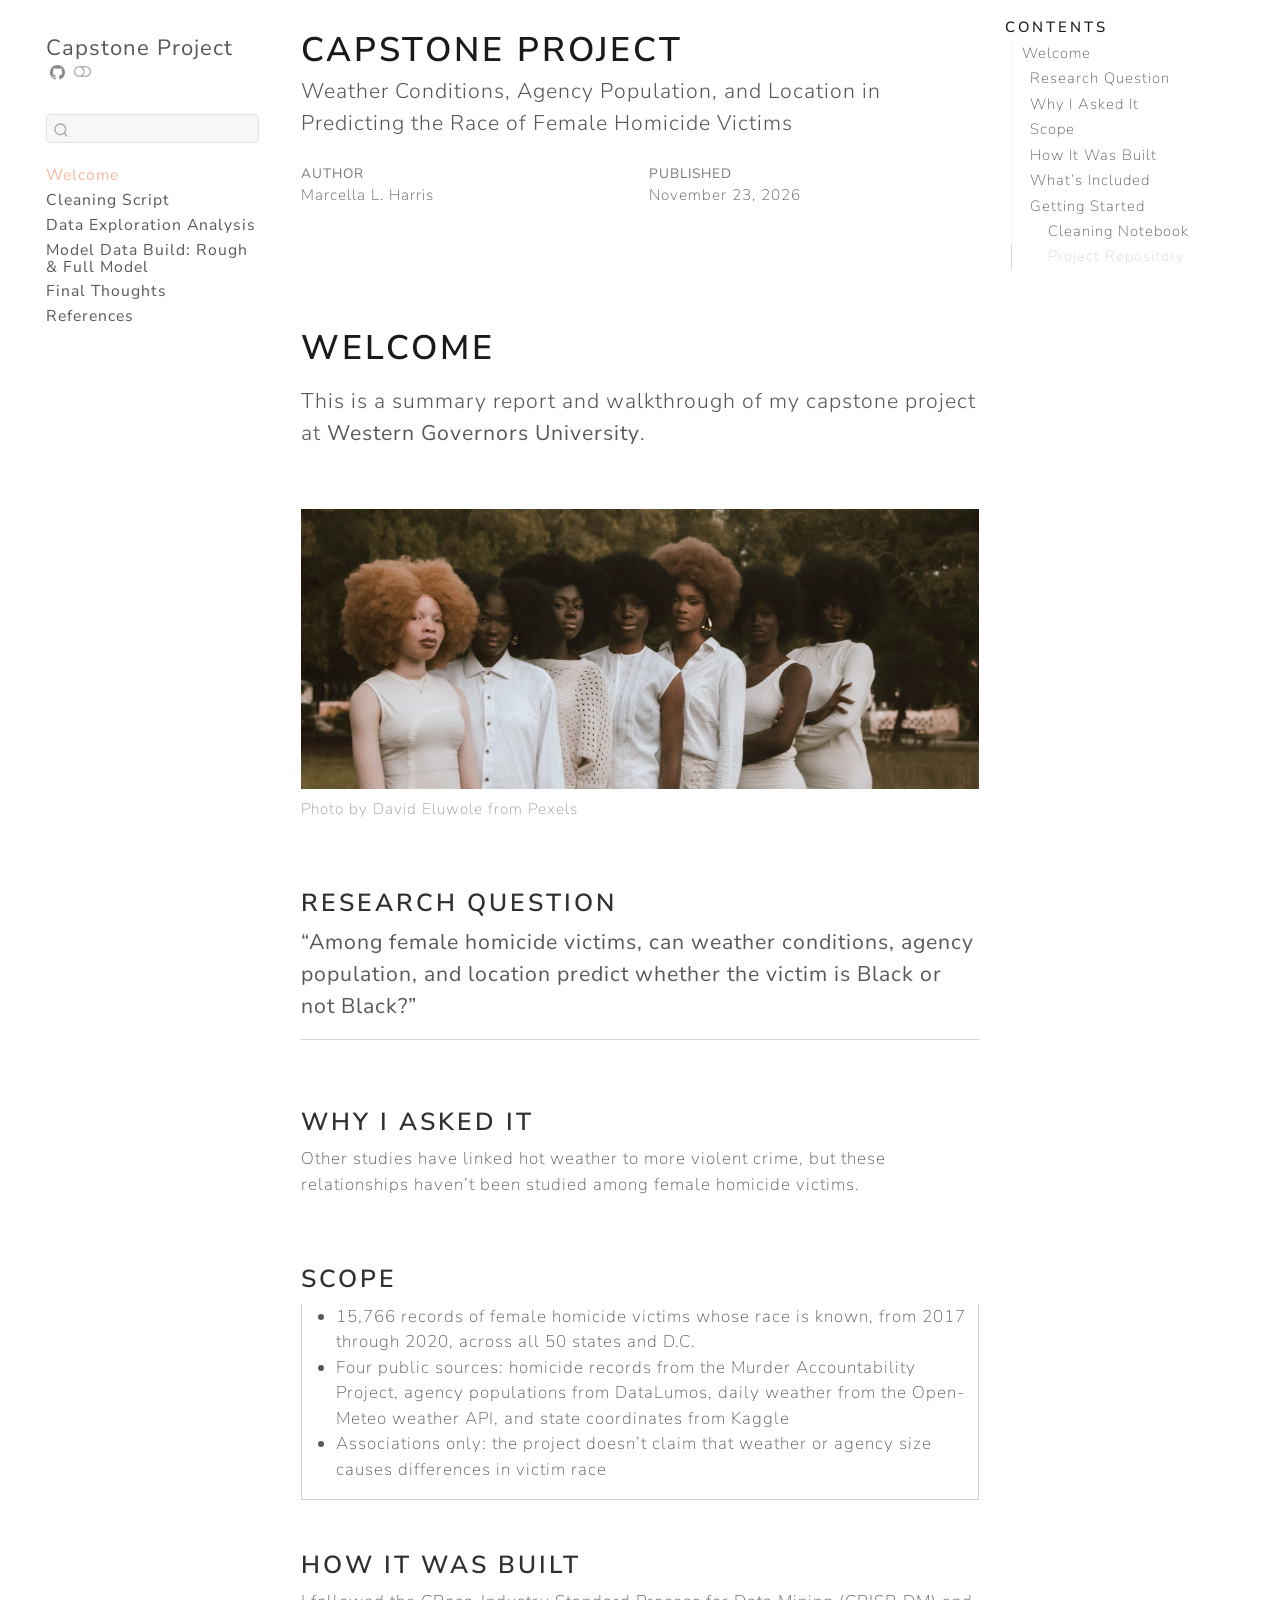
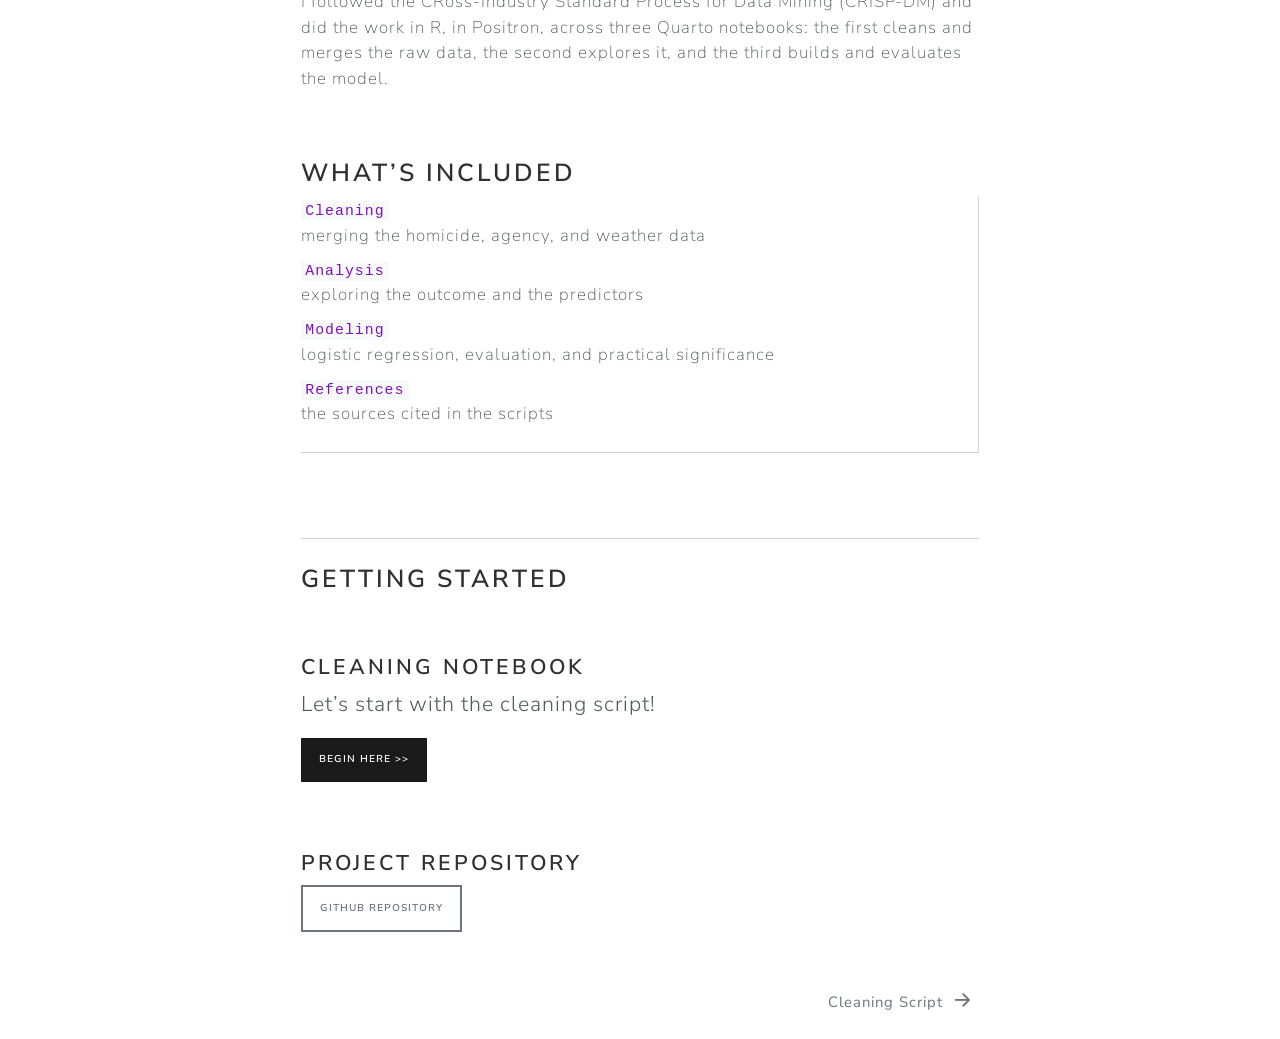
<file: index.html>
<!DOCTYPE html>
<html xmlns="http://www.w3.org/1999/xhtml" lang="en" xml:lang="en"><head>

<meta charset="utf-8">
<meta name="generator" content="quarto-1.7.33">

<meta name="viewport" content="width=device-width, initial-scale=1.0, user-scalable=yes">

<meta name="author" content="Marcella L. Harris">
<meta name="dcterms.date" content="2026-11-23">

<title>Capstone Project</title>
<style>
code{white-space: pre-wrap;}
span.smallcaps{font-variant: small-caps;}
div.columns{display: flex; gap: min(4vw, 1.5em);}
div.column{flex: auto; overflow-x: auto;}
div.hanging-indent{margin-left: 1.5em; text-indent: -1.5em;}
ul.task-list{list-style: none;}
ul.task-list li input[type="checkbox"] {
  width: 0.8em;
  margin: 0 0.8em 0.2em -1em; /* quarto-specific, see https://github.com/quarto-dev/quarto-cli/issues/4556 */ 
  vertical-align: middle;
}
</style>


<script src="site_libs/quarto-nav/quarto-nav.js"></script>
<script src="site_libs/quarto-nav/headroom.min.js"></script>
<script src="site_libs/clipboard/clipboard.min.js"></script>
<script src="site_libs/quarto-search/autocomplete.umd.js"></script>
<script src="site_libs/quarto-search/fuse.min.js"></script>
<script src="site_libs/quarto-search/quarto-search.js"></script>
<meta name="quarto:offset" content="./">
<link href="./cleaning.html" rel="next">
<script src="site_libs/quarto-html/quarto.js" type="module"></script>
<script src="site_libs/quarto-html/tabsets/tabsets.js" type="module"></script>
<script src="site_libs/quarto-html/popper.min.js"></script>
<script src="site_libs/quarto-html/tippy.umd.min.js"></script>
<script src="site_libs/quarto-html/anchor.min.js"></script>
<link href="site_libs/quarto-html/tippy.css" rel="stylesheet">
<link href="site_libs/quarto-html/quarto-syntax-highlighting-dcbfc9b4997259b7a423ce661e125a10.css" rel="stylesheet" class="quarto-color-scheme" id="quarto-text-highlighting-styles">
<link href="site_libs/quarto-html/quarto-syntax-highlighting-dark-dcbfc9b4997259b7a423ce661e125a10.css" rel="stylesheet" class="quarto-color-scheme quarto-color-alternate" id="quarto-text-highlighting-styles">
<link href="site_libs/quarto-html/quarto-syntax-highlighting-dcbfc9b4997259b7a423ce661e125a10.css" rel="stylesheet" class="quarto-color-scheme-extra" id="quarto-text-highlighting-styles">
<script src="site_libs/bootstrap/bootstrap.min.js"></script>
<link href="site_libs/bootstrap/bootstrap-icons.css" rel="stylesheet">
<link href="site_libs/bootstrap/bootstrap-3e18b3acf60f17f609d210e892373514.min.css" rel="stylesheet" append-hash="true" class="quarto-color-scheme" id="quarto-bootstrap" data-mode="light">
<link href="site_libs/bootstrap/bootstrap-dark-6db67090b17037dfbc1bb68279a7131e.min.css" rel="stylesheet" append-hash="true" class="quarto-color-scheme quarto-color-alternate" id="quarto-bootstrap" data-mode="dark">
<link href="site_libs/bootstrap/bootstrap-3e18b3acf60f17f609d210e892373514.min.css" rel="stylesheet" append-hash="true" class="quarto-color-scheme-extra" id="quarto-bootstrap" data-mode="light">
<script id="quarto-search-options" type="application/json">{
  "location": "sidebar",
  "copy-button": true,
  "collapse-after": 3,
  "panel-placement": "start",
  "type": "textbox",
  "limit": 50,
  "keyboard-shortcut": [
    "f",
    "/",
    "s"
  ],
  "show-item-context": "tree",
  "language": {
    "search-no-results-text": "No results",
    "search-matching-documents-text": "matching documents",
    "search-copy-link-title": "Copy link to search",
    "search-hide-matches-text": "Hide additional matches",
    "search-more-match-text": "more match in this document",
    "search-more-matches-text": "more matches in this document",
    "search-clear-button-title": "Clear",
    "search-text-placeholder": "",
    "search-detached-cancel-button-title": "Cancel",
    "search-submit-button-title": "Submit",
    "search-label": "Search"
  }
}</script>
<style>html{ scroll-behavior: smooth; }</style>


<link rel="stylesheet" href="custom_styles.css">
</head>

<body class="nav-sidebar floating quarto-light"><script id="quarto-html-before-body" type="application/javascript">
    const toggleBodyColorMode = (bsSheetEl) => {
      const mode = bsSheetEl.getAttribute("data-mode");
      const bodyEl = window.document.querySelector("body");
      if (mode === "dark") {
        bodyEl.classList.add("quarto-dark");
        bodyEl.classList.remove("quarto-light");
      } else {
        bodyEl.classList.add("quarto-light");
        bodyEl.classList.remove("quarto-dark");
      }
    }
    const toggleBodyColorPrimary = () => {
      const bsSheetEl = window.document.querySelector("link#quarto-bootstrap:not([rel=disabled-stylesheet])");
      if (bsSheetEl) {
        toggleBodyColorMode(bsSheetEl);
      }
    }
    const setColorSchemeToggle = (alternate) => {
      const toggles = window.document.querySelectorAll('.quarto-color-scheme-toggle');
      for (let i=0; i < toggles.length; i++) {
        const toggle = toggles[i];
        if (toggle) {
          if (alternate) {
            toggle.classList.add("alternate");
          } else {
            toggle.classList.remove("alternate");
          }
        }
      }
    };
    const toggleColorMode = (alternate) => {
      // Switch the stylesheets
      const primaryStylesheets = window.document.querySelectorAll('link.quarto-color-scheme:not(.quarto-color-alternate)');
      const alternateStylesheets = window.document.querySelectorAll('link.quarto-color-scheme.quarto-color-alternate');
      manageTransitions('#quarto-margin-sidebar .nav-link', false);
      if (alternate) {
        // note: dark is layered on light, we don't disable primary!
        enableStylesheet(alternateStylesheets);
        for (const sheetNode of alternateStylesheets) {
          if (sheetNode.id === "quarto-bootstrap") {
            toggleBodyColorMode(sheetNode);
          }
        }
      } else {
        disableStylesheet(alternateStylesheets);
        enableStylesheet(primaryStylesheets)
        toggleBodyColorPrimary();
      }
      manageTransitions('#quarto-margin-sidebar .nav-link', true);
      // Switch the toggles
      setColorSchemeToggle(alternate)
      // Hack to workaround the fact that safari doesn't
      // properly recolor the scrollbar when toggling (#1455)
      if (navigator.userAgent.indexOf('Safari') > 0 && navigator.userAgent.indexOf('Chrome') == -1) {
        manageTransitions("body", false);
        window.scrollTo(0, 1);
        setTimeout(() => {
          window.scrollTo(0, 0);
          manageTransitions("body", true);
        }, 40);
      }
    }
    const disableStylesheet = (stylesheets) => {
      for (let i=0; i < stylesheets.length; i++) {
        const stylesheet = stylesheets[i];
        stylesheet.rel = 'disabled-stylesheet';
      }
    }
    const enableStylesheet = (stylesheets) => {
      for (let i=0; i < stylesheets.length; i++) {
        const stylesheet = stylesheets[i];
        if(stylesheet.rel !== 'stylesheet') { // for Chrome, which will still FOUC without this check
          stylesheet.rel = 'stylesheet';
        }
      }
    }
    const manageTransitions = (selector, allowTransitions) => {
      const els = window.document.querySelectorAll(selector);
      for (let i=0; i < els.length; i++) {
        const el = els[i];
        if (allowTransitions) {
          el.classList.remove('notransition');
        } else {
          el.classList.add('notransition');
        }
      }
    }
    const isFileUrl = () => {
      return window.location.protocol === 'file:';
    }
    const hasAlternateSentinel = () => {
      let styleSentinel = getColorSchemeSentinel();
      if (styleSentinel !== null) {
        return styleSentinel === "alternate";
      } else {
        return false;
      }
    }
    const setStyleSentinel = (alternate) => {
      const value = alternate ? "alternate" : "default";
      if (!isFileUrl()) {
        window.localStorage.setItem("quarto-color-scheme", value);
      } else {
        localAlternateSentinel = value;
      }
    }
    const getColorSchemeSentinel = () => {
      if (!isFileUrl()) {
        const storageValue = window.localStorage.getItem("quarto-color-scheme");
        return storageValue != null ? storageValue : localAlternateSentinel;
      } else {
        return localAlternateSentinel;
      }
    }
    const toggleGiscusIfUsed = (isAlternate, darkModeDefault) => {
      const baseTheme = document.querySelector('#giscus-base-theme')?.value ?? 'light';
      const alternateTheme = document.querySelector('#giscus-alt-theme')?.value ?? 'dark';
      let newTheme = '';
      if(authorPrefersDark) {
        newTheme = isAlternate ? baseTheme : alternateTheme;
      } else {
        newTheme = isAlternate ? alternateTheme : baseTheme;
      }
      const changeGiscusTheme = () => {
        // From: https://github.com/giscus/giscus/issues/336
        const sendMessage = (message) => {
          const iframe = document.querySelector('iframe.giscus-frame');
          if (!iframe) return;
          iframe.contentWindow.postMessage({ giscus: message }, 'https://giscus.app');
        }
        sendMessage({
          setConfig: {
            theme: newTheme
          }
        });
      }
      const isGiscussLoaded = window.document.querySelector('iframe.giscus-frame') !== null;
      if (isGiscussLoaded) {
        changeGiscusTheme();
      }
    };
    const authorPrefersDark = false;
    const darkModeDefault = authorPrefersDark;
      document.querySelector('link#quarto-text-highlighting-styles.quarto-color-scheme-extra').rel = 'disabled-stylesheet';
      document.querySelector('link#quarto-bootstrap.quarto-color-scheme-extra').rel = 'disabled-stylesheet';
    let localAlternateSentinel = darkModeDefault ? 'alternate' : 'default';
    // Dark / light mode switch
    window.quartoToggleColorScheme = () => {
      // Read the current dark / light value
      let toAlternate = !hasAlternateSentinel();
      toggleColorMode(toAlternate);
      setStyleSentinel(toAlternate);
      toggleGiscusIfUsed(toAlternate, darkModeDefault);
      window.dispatchEvent(new Event('resize'));
    };
    // Switch to dark mode if need be
    if (hasAlternateSentinel()) {
      toggleColorMode(true);
    } else {
      toggleColorMode(false);
    }
  </script>

<div id="quarto-search-results"></div>
  <header id="quarto-header" class="headroom fixed-top">
  <nav class="quarto-secondary-nav">
    <div class="container-fluid d-flex">
      <button type="button" class="quarto-btn-toggle btn" data-bs-toggle="collapse" role="button" data-bs-target=".quarto-sidebar-collapse-item" aria-controls="quarto-sidebar" aria-expanded="false" aria-label="Toggle sidebar navigation" onclick="if (window.quartoToggleHeadroom) { window.quartoToggleHeadroom(); }">
        <i class="bi bi-layout-text-sidebar-reverse"></i>
      </button>
        <nav class="quarto-page-breadcrumbs" aria-label="breadcrumb"><ol class="breadcrumb"><li class="breadcrumb-item"><a href="./index.html">Welcome</a></li></ol></nav>
        <a class="flex-grow-1" role="navigation" data-bs-toggle="collapse" data-bs-target=".quarto-sidebar-collapse-item" aria-controls="quarto-sidebar" aria-expanded="false" aria-label="Toggle sidebar navigation" onclick="if (window.quartoToggleHeadroom) { window.quartoToggleHeadroom(); }">      
        </a>
      <button type="button" class="btn quarto-search-button" aria-label="Search" onclick="window.quartoOpenSearch();">
        <i class="bi bi-search"></i>
      </button>
    </div>
  </nav>
</header>
<!-- content -->
<div id="quarto-content" class="quarto-container page-columns page-rows-contents page-layout-full">
<!-- sidebar -->
  <nav id="quarto-sidebar" class="sidebar collapse collapse-horizontal quarto-sidebar-collapse-item sidebar-navigation floating overflow-auto">
    <div class="pt-lg-2 mt-2 text-left sidebar-header">
    <div class="sidebar-title mb-0 py-0">
      <a href="./">Capstone Project</a> 
        <div class="sidebar-tools-main">
    <a href="https://github.com/MarcellaHarr/wgud502-capstone" title="Source Code" class="quarto-navigation-tool px-1" aria-label="Source Code"><i class="bi bi-github"></i></a>
  <a href="" class="quarto-color-scheme-toggle quarto-navigation-tool  px-1" onclick="window.quartoToggleColorScheme(); return false;" title="Toggle dark mode"><i class="bi"></i></a>
</div>
    </div>
      </div>
        <div class="mt-2 flex-shrink-0 align-items-center">
        <div class="sidebar-search">
        <div id="quarto-search" class="" title="Search"></div>
        </div>
        </div>
    <div class="sidebar-menu-container"> 
    <ul class="list-unstyled mt-1">
        <li class="sidebar-item">
  <div class="sidebar-item-container"> 
  <a href="./index.html" class="sidebar-item-text sidebar-link active">
 <span class="menu-text">Welcome</span></a>
  </div>
</li>
        <li class="sidebar-item">
  <div class="sidebar-item-container"> 
  <a href="./cleaning.html" class="sidebar-item-text sidebar-link">
 <span class="menu-text">Cleaning Script</span></a>
  </div>
</li>
        <li class="sidebar-item">
  <div class="sidebar-item-container"> 
  <a href="./analysis.html" class="sidebar-item-text sidebar-link">
 <span class="menu-text">Data Exploration Analysis</span></a>
  </div>
</li>
        <li class="sidebar-item">
  <div class="sidebar-item-container"> 
  <a href="./modeling.html" class="sidebar-item-text sidebar-link">
 <span class="menu-text">Model Data Build: Rough &amp; Full Model</span></a>
  </div>
</li>
        <li class="sidebar-item">
  <div class="sidebar-item-container"> 
  <a href="./thoughts.html" class="sidebar-item-text sidebar-link">
 <span class="menu-text">Final Thoughts</span></a>
  </div>
</li>
        <li class="sidebar-item">
  <div class="sidebar-item-container"> 
  <a href="./references.html" class="sidebar-item-text sidebar-link">
 <span class="menu-text">References</span></a>
  </div>
</li>
    </ul>
    </div>
</nav>
<div id="quarto-sidebar-glass" class="quarto-sidebar-collapse-item" data-bs-toggle="collapse" data-bs-target=".quarto-sidebar-collapse-item"></div>
<!-- margin-sidebar -->
    <div id="quarto-margin-sidebar" class="sidebar margin-sidebar">
        <nav id="TOC" role="doc-toc" class="toc-active" data-toc-expanded="2">
    <h2 id="toc-title">Contents</h2>
   
  <ul>
  <li><a href="#welcome" id="toc-welcome" class="nav-link active" data-scroll-target="#welcome">Welcome</a>
  <ul>
  <li><a href="#research-question" id="toc-research-question" class="nav-link" data-scroll-target="#research-question">Research Question</a></li>
  <li><a href="#why-i-asked-it" id="toc-why-i-asked-it" class="nav-link" data-scroll-target="#why-i-asked-it">Why I Asked It</a></li>
  <li><a href="#scope" id="toc-scope" class="nav-link" data-scroll-target="#scope">Scope</a></li>
  <li><a href="#how-it-was-built" id="toc-how-it-was-built" class="nav-link" data-scroll-target="#how-it-was-built">How It Was Built</a></li>
  <li><a href="#whats-included" id="toc-whats-included" class="nav-link" data-scroll-target="#whats-included">What’s Included</a></li>
  <li><a href="#getting-started" id="toc-getting-started" class="nav-link" data-scroll-target="#getting-started">Getting Started</a>
  <ul>
  <li><a href="#cleaning-notebook" id="toc-cleaning-notebook" class="nav-link" data-scroll-target="#cleaning-notebook">Cleaning Notebook</a></li>
  <li><a href="#project-repository" id="toc-project-repository" class="nav-link" data-scroll-target="#project-repository">Project Repository</a></li>
  </ul></li>
  </ul></li>
  </ul>
</nav>
    </div>
<!-- main -->
<main class="content column-body" id="quarto-document-content">


<header id="title-block-header" class="quarto-title-block default">
<div class="quarto-title">
<h1 class="title">Capstone Project</h1>
<p class="subtitle lead">Weather Conditions, Agency Population, and Location in Predicting the Race of Female Homicide Victims</p>
</div>



<div class="quarto-title-meta column-body">

    <div>
    <div class="quarto-title-meta-heading">Author</div>
    <div class="quarto-title-meta-contents">
             <p>Marcella L. Harris </p>
          </div>
  </div>
    
    <div>
    <div class="quarto-title-meta-heading">Published</div>
    <div class="quarto-title-meta-contents">
      <p class="date">November 23, 2026</p>
    </div>
  </div>
  
    
  </div>
  


</header>


<p><br></p>
<p><br></p>
<section id="welcome" class="level1 unnumbered">
<h1 class="unnumbered">Welcome</h1>
<div class="lead">
<p>This is a summary report and walkthrough of my capstone project at <strong>Western Governors University</strong>.</p>
</div>
<p><br></p>
<div class="quarto-figure quarto-figure-center">
<figure class="figure">
<p><a href="https://www.pexels.com/photo/line-of-standing-woman-with-afro-hairstyle-18236930/" target="_blank"><img src="./images/david-eluwole.jpg" title="Group of African women" class="img-fluid figure-img"></a></p>
<figcaption>Photo by David Eluwole from Pexels</figcaption>
</figure>
</div>
<p><br></p>
<section id="research-question" class="level3">
<h3 class="anchored" data-anchor-id="research-question">Research Question</h3>
<div class="lead" data-appearance="simple">
<p><strong>“Among female homicide victims, can weather conditions, agency population, and location predict whether the victim is Black or not Black?”</strong></p>
</div>
<hr>
<p><br></p>
</section>
<section id="why-i-asked-it" class="level3">
<h3 class="anchored" data-anchor-id="why-i-asked-it">Why I Asked It</h3>
<p>Other studies have linked hot weather to more violent crime, but these relationships haven’t been studied among female homicide victims.</p>
<p><br></p>
</section>
<section id="scope" class="level3">
<h3 class="anchored" data-anchor-id="scope">Scope</h3>
<div class="card" style="border-top: none;">
<ul>
<li>15,766 records of female homicide victims whose race is known, from 2017 through 2020, across all 50 states and D.C.</li>
<li>Four public sources: homicide records from the Murder Accountability Project, agency populations from DataLumos, daily weather from the Open-Meteo weather API, and state coordinates from Kaggle</li>
<li>Associations only: the project doesn’t claim that weather or agency size causes differences in victim race</li>
</ul>
</div>
<p><br></p>
</section>
<section id="how-it-was-built" class="level3">
<h3 class="anchored" data-anchor-id="how-it-was-built">How It Was Built</h3>
<p>I followed the CRoss-Industry Standard Process for Data Mining (CRISP-DM) and did the work in R, in Positron, across three Quarto notebooks: the first cleans and merges the raw data, the second explores it, and the third builds and evaluates the model.</p>
<p><br></p>
</section>
<section id="whats-included" class="level3">
<h3 class="anchored" data-anchor-id="whats-included">What’s Included</h3>
<div class="card" style="border-top: none; border-left: none;">
<dl>
<dt><code>Cleaning</code></dt>
<dd>
merging the homicide, agency, and weather data
</dd>
<dt><code>Analysis</code></dt>
<dd>
exploring the outcome and the predictors
</dd>
<dt><code>Modeling</code></dt>
<dd>
logistic regression, evaluation, and practical significance
</dd>
<dt><code>References</code></dt>
<dd>
the sources cited in the scripts
</dd>
</dl>
</div>
<p><br></p>
<p><br></p>
<hr>
</section>
<section id="getting-started" class="level3">
<h3 class="anchored" data-anchor-id="getting-started">Getting Started</h3>
<p><br></p>
<section id="cleaning-notebook" class="level4">
<h4 class="anchored" data-anchor-id="cleaning-notebook">Cleaning Notebook</h4>
<div class="lead" data-appearance="simple">
<p>Let’s start with the cleaning script!</p>
</div>
<p><a href="./cleaning.html" class="btn btn-primary btn-sm">Begin Here &gt;&gt;</a></p>
<p><br></p>
</section>
<section id="project-repository" class="level4">
<h4 class="anchored" data-anchor-id="project-repository">Project Repository</h4>
<p><a href="https://github.com/MarcellaHarr/wgud502-capstone" class="btn btn-outline-secondary btn-sm" target="_blank">GitHub Repository</a></p>


</section>
</section>
</section>

</main> <!-- /main -->
<script id="quarto-html-after-body" type="application/javascript">
  window.document.addEventListener("DOMContentLoaded", function (event) {
    // Ensure there is a toggle, if there isn't float one in the top right
    if (window.document.querySelector('.quarto-color-scheme-toggle') === null) {
      const a = window.document.createElement('a');
      a.classList.add('top-right');
      a.classList.add('quarto-color-scheme-toggle');
      a.href = "";
      a.onclick = function() { try { window.quartoToggleColorScheme(); } catch {} return false; };
      const i = window.document.createElement("i");
      i.classList.add('bi');
      a.appendChild(i);
      window.document.body.appendChild(a);
    }
    setColorSchemeToggle(hasAlternateSentinel())
    const icon = "";
    const anchorJS = new window.AnchorJS();
    anchorJS.options = {
      placement: 'right',
      icon: icon
    };
    anchorJS.add('.anchored');
    const isCodeAnnotation = (el) => {
      for (const clz of el.classList) {
        if (clz.startsWith('code-annotation-')) {                     
          return true;
        }
      }
      return false;
    }
    const onCopySuccess = function(e) {
      // button target
      const button = e.trigger;
      // don't keep focus
      button.blur();
      // flash "checked"
      button.classList.add('code-copy-button-checked');
      var currentTitle = button.getAttribute("title");
      button.setAttribute("title", "Copied!");
      let tooltip;
      if (window.bootstrap) {
        button.setAttribute("data-bs-toggle", "tooltip");
        button.setAttribute("data-bs-placement", "left");
        button.setAttribute("data-bs-title", "Copied!");
        tooltip = new bootstrap.Tooltip(button, 
          { trigger: "manual", 
            customClass: "code-copy-button-tooltip",
            offset: [0, -8]});
        tooltip.show();    
      }
      setTimeout(function() {
        if (tooltip) {
          tooltip.hide();
          button.removeAttribute("data-bs-title");
          button.removeAttribute("data-bs-toggle");
          button.removeAttribute("data-bs-placement");
        }
        button.setAttribute("title", currentTitle);
        button.classList.remove('code-copy-button-checked');
      }, 1000);
      // clear code selection
      e.clearSelection();
    }
    const getTextToCopy = function(trigger) {
        const codeEl = trigger.previousElementSibling.cloneNode(true);
        for (const childEl of codeEl.children) {
          if (isCodeAnnotation(childEl)) {
            childEl.remove();
          }
        }
        return codeEl.innerText;
    }
    const clipboard = new window.ClipboardJS('.code-copy-button:not([data-in-quarto-modal])', {
      text: getTextToCopy
    });
    clipboard.on('success', onCopySuccess);
    if (window.document.getElementById('quarto-embedded-source-code-modal')) {
      const clipboardModal = new window.ClipboardJS('.code-copy-button[data-in-quarto-modal]', {
        text: getTextToCopy,
        container: window.document.getElementById('quarto-embedded-source-code-modal')
      });
      clipboardModal.on('success', onCopySuccess);
    }
      var localhostRegex = new RegExp(/^(?:http|https):\/\/localhost\:?[0-9]*\//);
      var mailtoRegex = new RegExp(/^mailto:/);
        var filterRegex = new RegExp('/' + window.location.host + '/');
      var isInternal = (href) => {
          return filterRegex.test(href) || localhostRegex.test(href) || mailtoRegex.test(href);
      }
      // Inspect non-navigation links and adorn them if external
     var links = window.document.querySelectorAll('a[href]:not(.nav-link):not(.navbar-brand):not(.toc-action):not(.sidebar-link):not(.sidebar-item-toggle):not(.pagination-link):not(.no-external):not([aria-hidden]):not(.dropdown-item):not(.quarto-navigation-tool):not(.about-link)');
      for (var i=0; i<links.length; i++) {
        const link = links[i];
        if (!isInternal(link.href)) {
          // undo the damage that might have been done by quarto-nav.js in the case of
          // links that we want to consider external
          if (link.dataset.originalHref !== undefined) {
            link.href = link.dataset.originalHref;
          }
        }
      }
    function tippyHover(el, contentFn, onTriggerFn, onUntriggerFn) {
      const config = {
        allowHTML: true,
        maxWidth: 500,
        delay: 100,
        arrow: false,
        appendTo: function(el) {
            return el.parentElement;
        },
        interactive: true,
        interactiveBorder: 10,
        theme: 'quarto',
        placement: 'bottom-start',
      };
      if (contentFn) {
        config.content = contentFn;
      }
      if (onTriggerFn) {
        config.onTrigger = onTriggerFn;
      }
      if (onUntriggerFn) {
        config.onUntrigger = onUntriggerFn;
      }
      window.tippy(el, config); 
    }
    const noterefs = window.document.querySelectorAll('a[role="doc-noteref"]');
    for (var i=0; i<noterefs.length; i++) {
      const ref = noterefs[i];
      tippyHover(ref, function() {
        // use id or data attribute instead here
        let href = ref.getAttribute('data-footnote-href') || ref.getAttribute('href');
        try { href = new URL(href).hash; } catch {}
        const id = href.replace(/^#\/?/, "");
        const note = window.document.getElementById(id);
        if (note) {
          return note.innerHTML;
        } else {
          return "";
        }
      });
    }
    const xrefs = window.document.querySelectorAll('a.quarto-xref');
    const processXRef = (id, note) => {
      // Strip column container classes
      const stripColumnClz = (el) => {
        el.classList.remove("page-full", "page-columns");
        if (el.children) {
          for (const child of el.children) {
            stripColumnClz(child);
          }
        }
      }
      stripColumnClz(note)
      if (id === null || id.startsWith('sec-')) {
        // Special case sections, only their first couple elements
        const container = document.createElement("div");
        if (note.children && note.children.length > 2) {
          container.appendChild(note.children[0].cloneNode(true));
          for (let i = 1; i < note.children.length; i++) {
            const child = note.children[i];
            if (child.tagName === "P" && child.innerText === "") {
              continue;
            } else {
              container.appendChild(child.cloneNode(true));
              break;
            }
          }
          if (window.Quarto?.typesetMath) {
            window.Quarto.typesetMath(container);
          }
          return container.innerHTML
        } else {
          if (window.Quarto?.typesetMath) {
            window.Quarto.typesetMath(note);
          }
          return note.innerHTML;
        }
      } else {
        // Remove any anchor links if they are present
        const anchorLink = note.querySelector('a.anchorjs-link');
        if (anchorLink) {
          anchorLink.remove();
        }
        if (window.Quarto?.typesetMath) {
          window.Quarto.typesetMath(note);
        }
        if (note.classList.contains("callout")) {
          return note.outerHTML;
        } else {
          return note.innerHTML;
        }
      }
    }
    for (var i=0; i<xrefs.length; i++) {
      const xref = xrefs[i];
      tippyHover(xref, undefined, function(instance) {
        instance.disable();
        let url = xref.getAttribute('href');
        let hash = undefined; 
        if (url.startsWith('#')) {
          hash = url;
        } else {
          try { hash = new URL(url).hash; } catch {}
        }
        if (hash) {
          const id = hash.replace(/^#\/?/, "");
          const note = window.document.getElementById(id);
          if (note !== null) {
            try {
              const html = processXRef(id, note.cloneNode(true));
              instance.setContent(html);
            } finally {
              instance.enable();
              instance.show();
            }
          } else {
            // See if we can fetch this
            fetch(url.split('#')[0])
            .then(res => res.text())
            .then(html => {
              const parser = new DOMParser();
              const htmlDoc = parser.parseFromString(html, "text/html");
              const note = htmlDoc.getElementById(id);
              if (note !== null) {
                const html = processXRef(id, note);
                instance.setContent(html);
              } 
            }).finally(() => {
              instance.enable();
              instance.show();
            });
          }
        } else {
          // See if we can fetch a full url (with no hash to target)
          // This is a special case and we should probably do some content thinning / targeting
          fetch(url)
          .then(res => res.text())
          .then(html => {
            const parser = new DOMParser();
            const htmlDoc = parser.parseFromString(html, "text/html");
            const note = htmlDoc.querySelector('main.content');
            if (note !== null) {
              // This should only happen for chapter cross references
              // (since there is no id in the URL)
              // remove the first header
              if (note.children.length > 0 && note.children[0].tagName === "HEADER") {
                note.children[0].remove();
              }
              const html = processXRef(null, note);
              instance.setContent(html);
            } 
          }).finally(() => {
            instance.enable();
            instance.show();
          });
        }
      }, function(instance) {
      });
    }
        let selectedAnnoteEl;
        const selectorForAnnotation = ( cell, annotation) => {
          let cellAttr = 'data-code-cell="' + cell + '"';
          let lineAttr = 'data-code-annotation="' +  annotation + '"';
          const selector = 'span[' + cellAttr + '][' + lineAttr + ']';
          return selector;
        }
        const selectCodeLines = (annoteEl) => {
          const doc = window.document;
          const targetCell = annoteEl.getAttribute("data-target-cell");
          const targetAnnotation = annoteEl.getAttribute("data-target-annotation");
          const annoteSpan = window.document.querySelector(selectorForAnnotation(targetCell, targetAnnotation));
          const lines = annoteSpan.getAttribute("data-code-lines").split(",");
          const lineIds = lines.map((line) => {
            return targetCell + "-" + line;
          })
          let top = null;
          let height = null;
          let parent = null;
          if (lineIds.length > 0) {
              //compute the position of the single el (top and bottom and make a div)
              const el = window.document.getElementById(lineIds[0]);
              top = el.offsetTop;
              height = el.offsetHeight;
              parent = el.parentElement.parentElement;
            if (lineIds.length > 1) {
              const lastEl = window.document.getElementById(lineIds[lineIds.length - 1]);
              const bottom = lastEl.offsetTop + lastEl.offsetHeight;
              height = bottom - top;
            }
            if (top !== null && height !== null && parent !== null) {
              // cook up a div (if necessary) and position it 
              let div = window.document.getElementById("code-annotation-line-highlight");
              if (div === null) {
                div = window.document.createElement("div");
                div.setAttribute("id", "code-annotation-line-highlight");
                div.style.position = 'absolute';
                parent.appendChild(div);
              }
              div.style.top = top - 2 + "px";
              div.style.height = height + 4 + "px";
              div.style.left = 0;
              let gutterDiv = window.document.getElementById("code-annotation-line-highlight-gutter");
              if (gutterDiv === null) {
                gutterDiv = window.document.createElement("div");
                gutterDiv.setAttribute("id", "code-annotation-line-highlight-gutter");
                gutterDiv.style.position = 'absolute';
                const codeCell = window.document.getElementById(targetCell);
                const gutter = codeCell.querySelector('.code-annotation-gutter');
                gutter.appendChild(gutterDiv);
              }
              gutterDiv.style.top = top - 2 + "px";
              gutterDiv.style.height = height + 4 + "px";
            }
            selectedAnnoteEl = annoteEl;
          }
        };
        const unselectCodeLines = () => {
          const elementsIds = ["code-annotation-line-highlight", "code-annotation-line-highlight-gutter"];
          elementsIds.forEach((elId) => {
            const div = window.document.getElementById(elId);
            if (div) {
              div.remove();
            }
          });
          selectedAnnoteEl = undefined;
        };
          // Handle positioning of the toggle
      window.addEventListener(
        "resize",
        throttle(() => {
          elRect = undefined;
          if (selectedAnnoteEl) {
            selectCodeLines(selectedAnnoteEl);
          }
        }, 10)
      );
      function throttle(fn, ms) {
      let throttle = false;
      let timer;
        return (...args) => {
          if(!throttle) { // first call gets through
              fn.apply(this, args);
              throttle = true;
          } else { // all the others get throttled
              if(timer) clearTimeout(timer); // cancel #2
              timer = setTimeout(() => {
                fn.apply(this, args);
                timer = throttle = false;
              }, ms);
          }
        };
      }
        // Attach click handler to the DT
        const annoteDls = window.document.querySelectorAll('dt[data-target-cell]');
        for (const annoteDlNode of annoteDls) {
          annoteDlNode.addEventListener('click', (event) => {
            const clickedEl = event.target;
            if (clickedEl !== selectedAnnoteEl) {
              unselectCodeLines();
              const activeEl = window.document.querySelector('dt[data-target-cell].code-annotation-active');
              if (activeEl) {
                activeEl.classList.remove('code-annotation-active');
              }
              selectCodeLines(clickedEl);
              clickedEl.classList.add('code-annotation-active');
            } else {
              // Unselect the line
              unselectCodeLines();
              clickedEl.classList.remove('code-annotation-active');
            }
          });
        }
    const findCites = (el) => {
      const parentEl = el.parentElement;
      if (parentEl) {
        const cites = parentEl.dataset.cites;
        if (cites) {
          return {
            el,
            cites: cites.split(' ')
          };
        } else {
          return findCites(el.parentElement)
        }
      } else {
        return undefined;
      }
    };
    var bibliorefs = window.document.querySelectorAll('a[role="doc-biblioref"]');
    for (var i=0; i<bibliorefs.length; i++) {
      const ref = bibliorefs[i];
      const citeInfo = findCites(ref);
      if (citeInfo) {
        tippyHover(citeInfo.el, function() {
          var popup = window.document.createElement('div');
          citeInfo.cites.forEach(function(cite) {
            var citeDiv = window.document.createElement('div');
            citeDiv.classList.add('hanging-indent');
            citeDiv.classList.add('csl-entry');
            var biblioDiv = window.document.getElementById('ref-' + cite);
            if (biblioDiv) {
              citeDiv.innerHTML = biblioDiv.innerHTML;
            }
            popup.appendChild(citeDiv);
          });
          return popup.innerHTML;
        });
      }
    }
  });
  </script>
<nav class="page-navigation column-body">
  <div class="nav-page nav-page-previous">
  </div>
  <div class="nav-page nav-page-next">
      <a href="./cleaning.html" class="pagination-link" aria-label="Cleaning Script">
        <span class="nav-page-text">Cleaning Script</span> <i class="bi bi-arrow-right-short"></i>
      </a>
  </div>
</nav>
</div> <!-- /content -->




<script src="site_libs/quarto-html/zenscroll-min.js"></script>
</body></html>
</file>
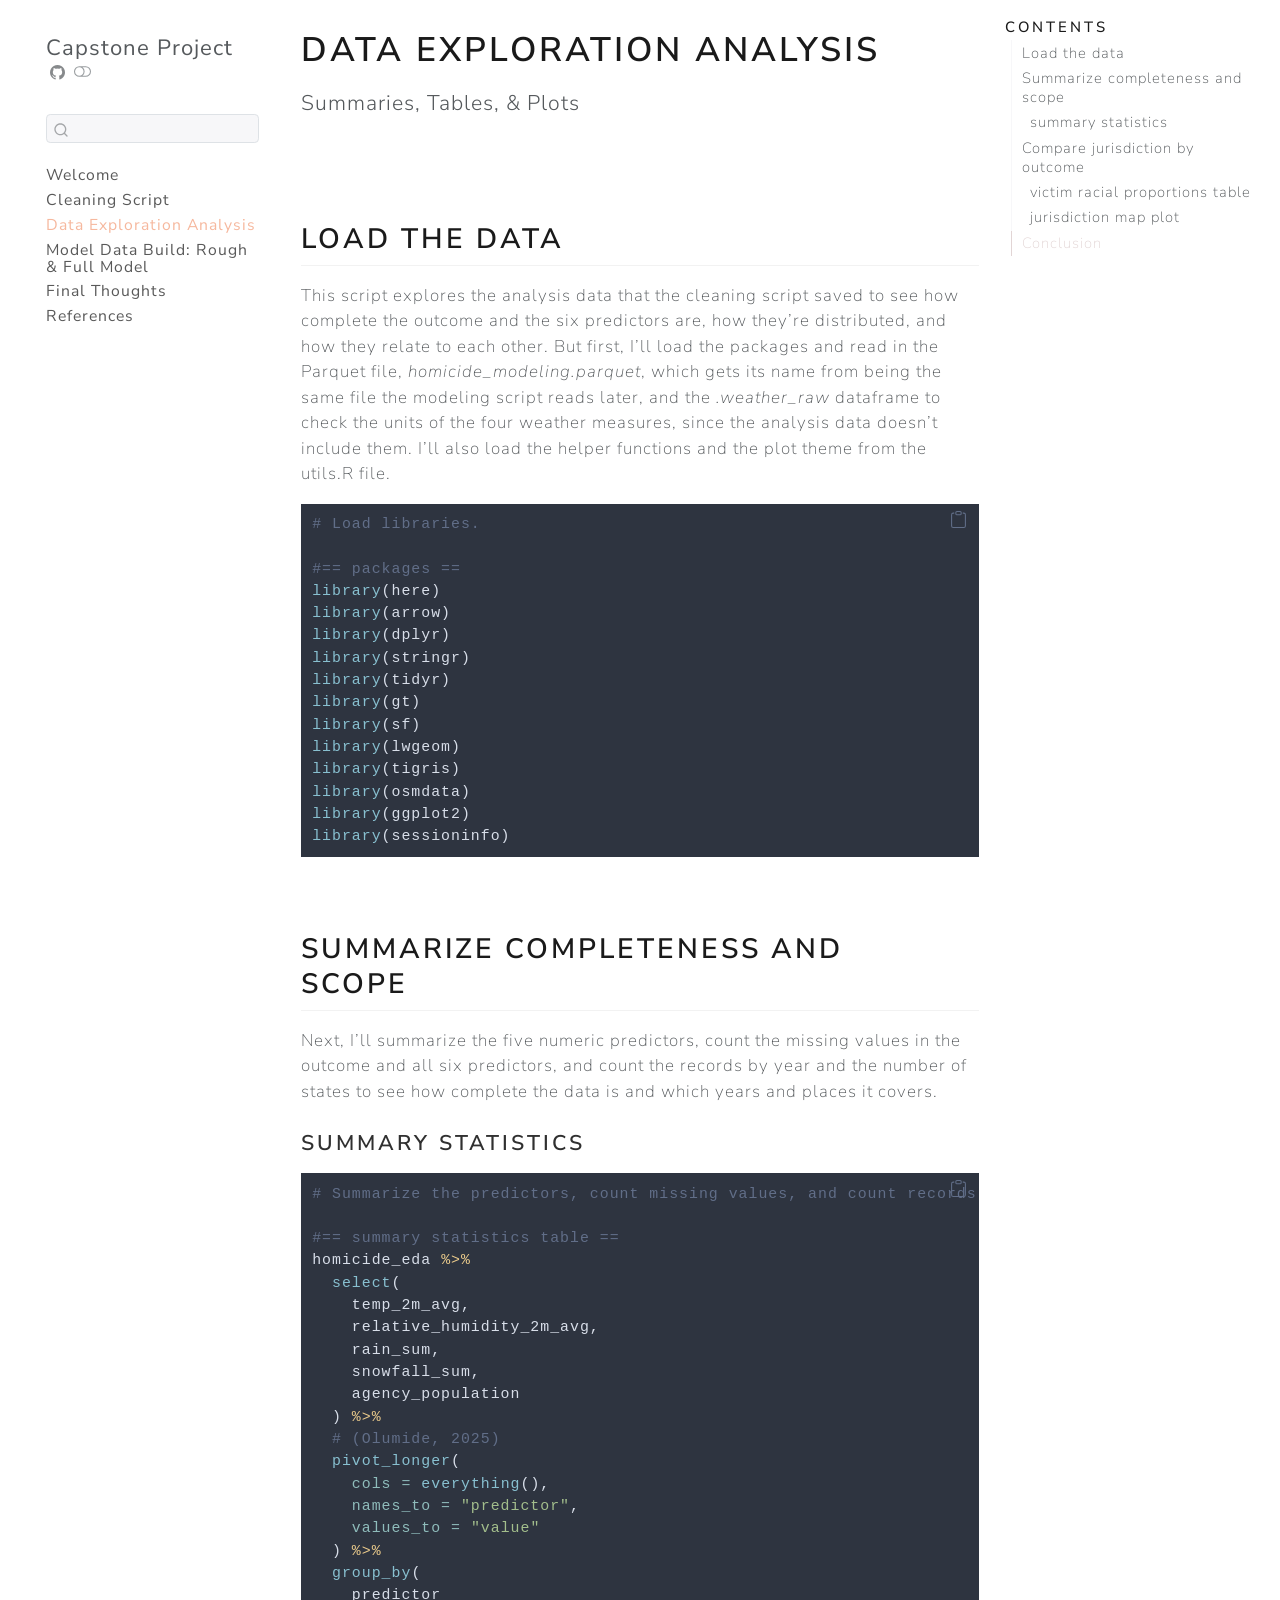
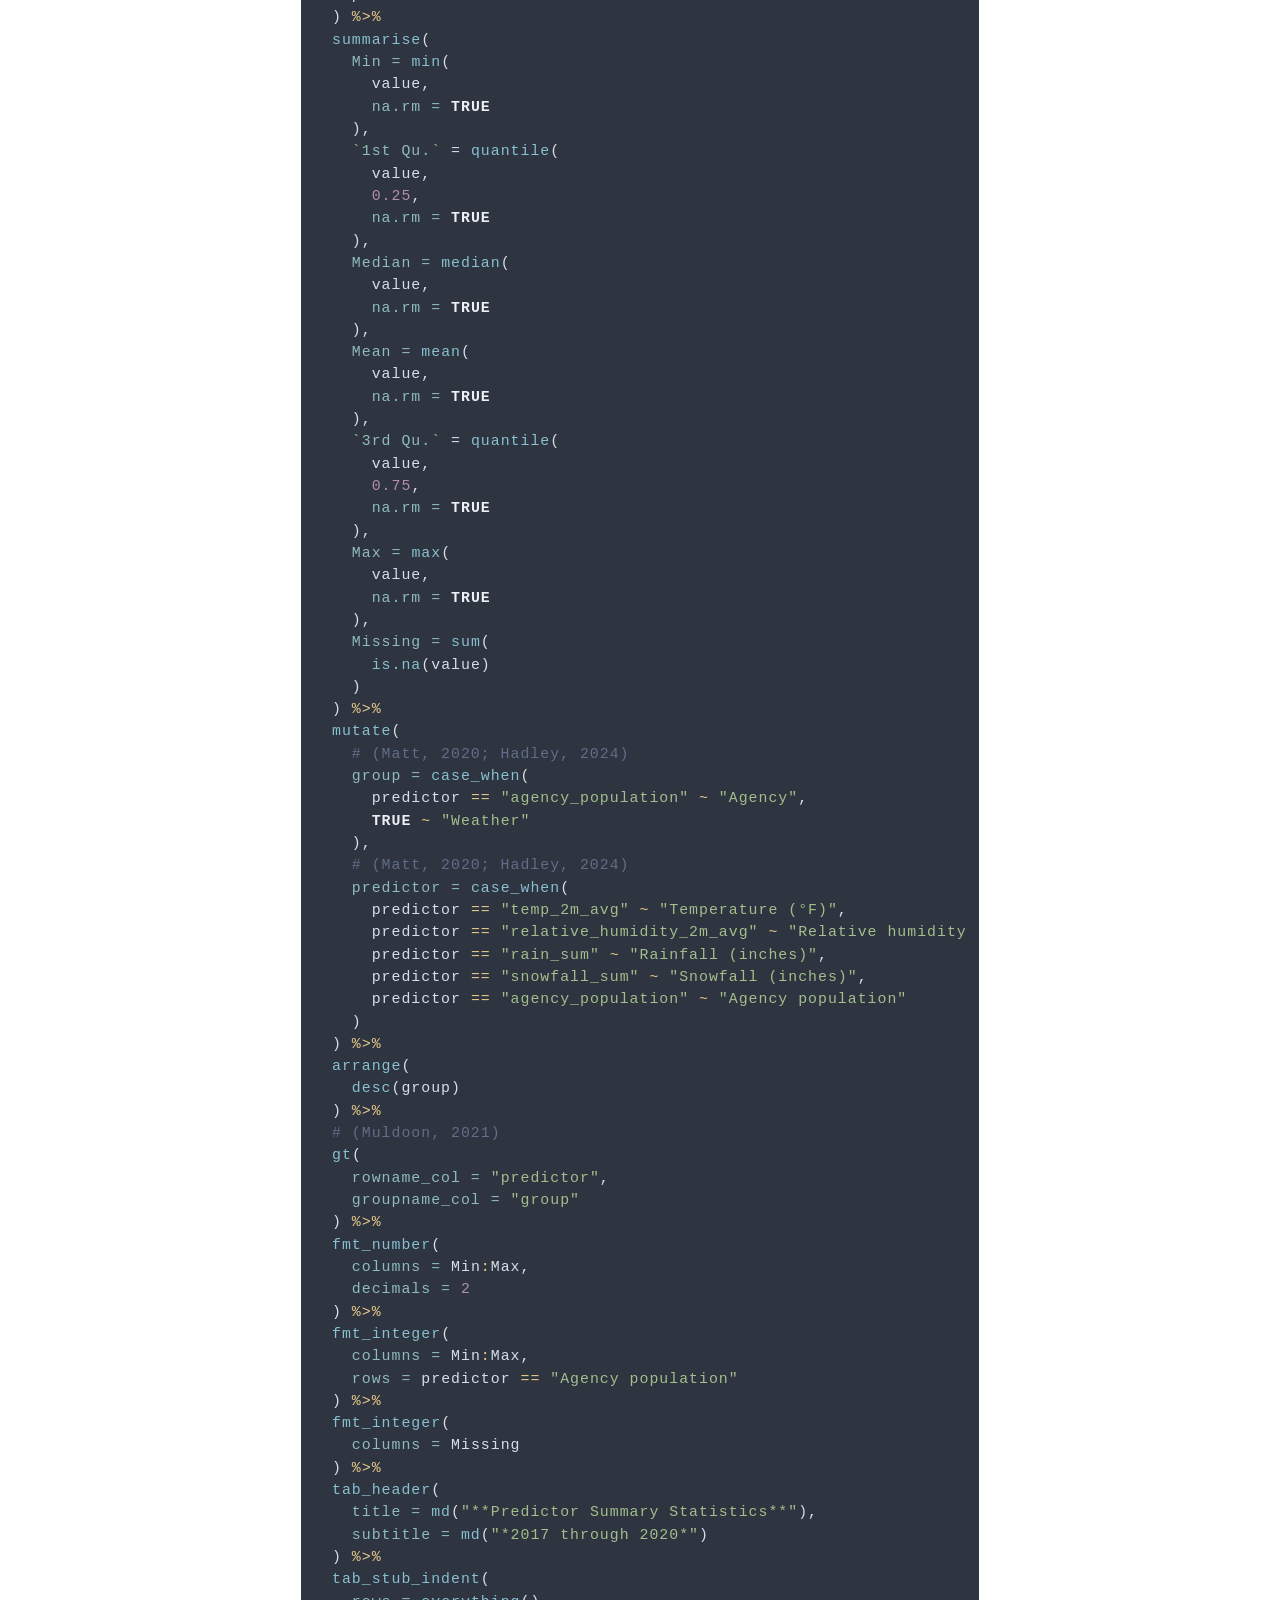
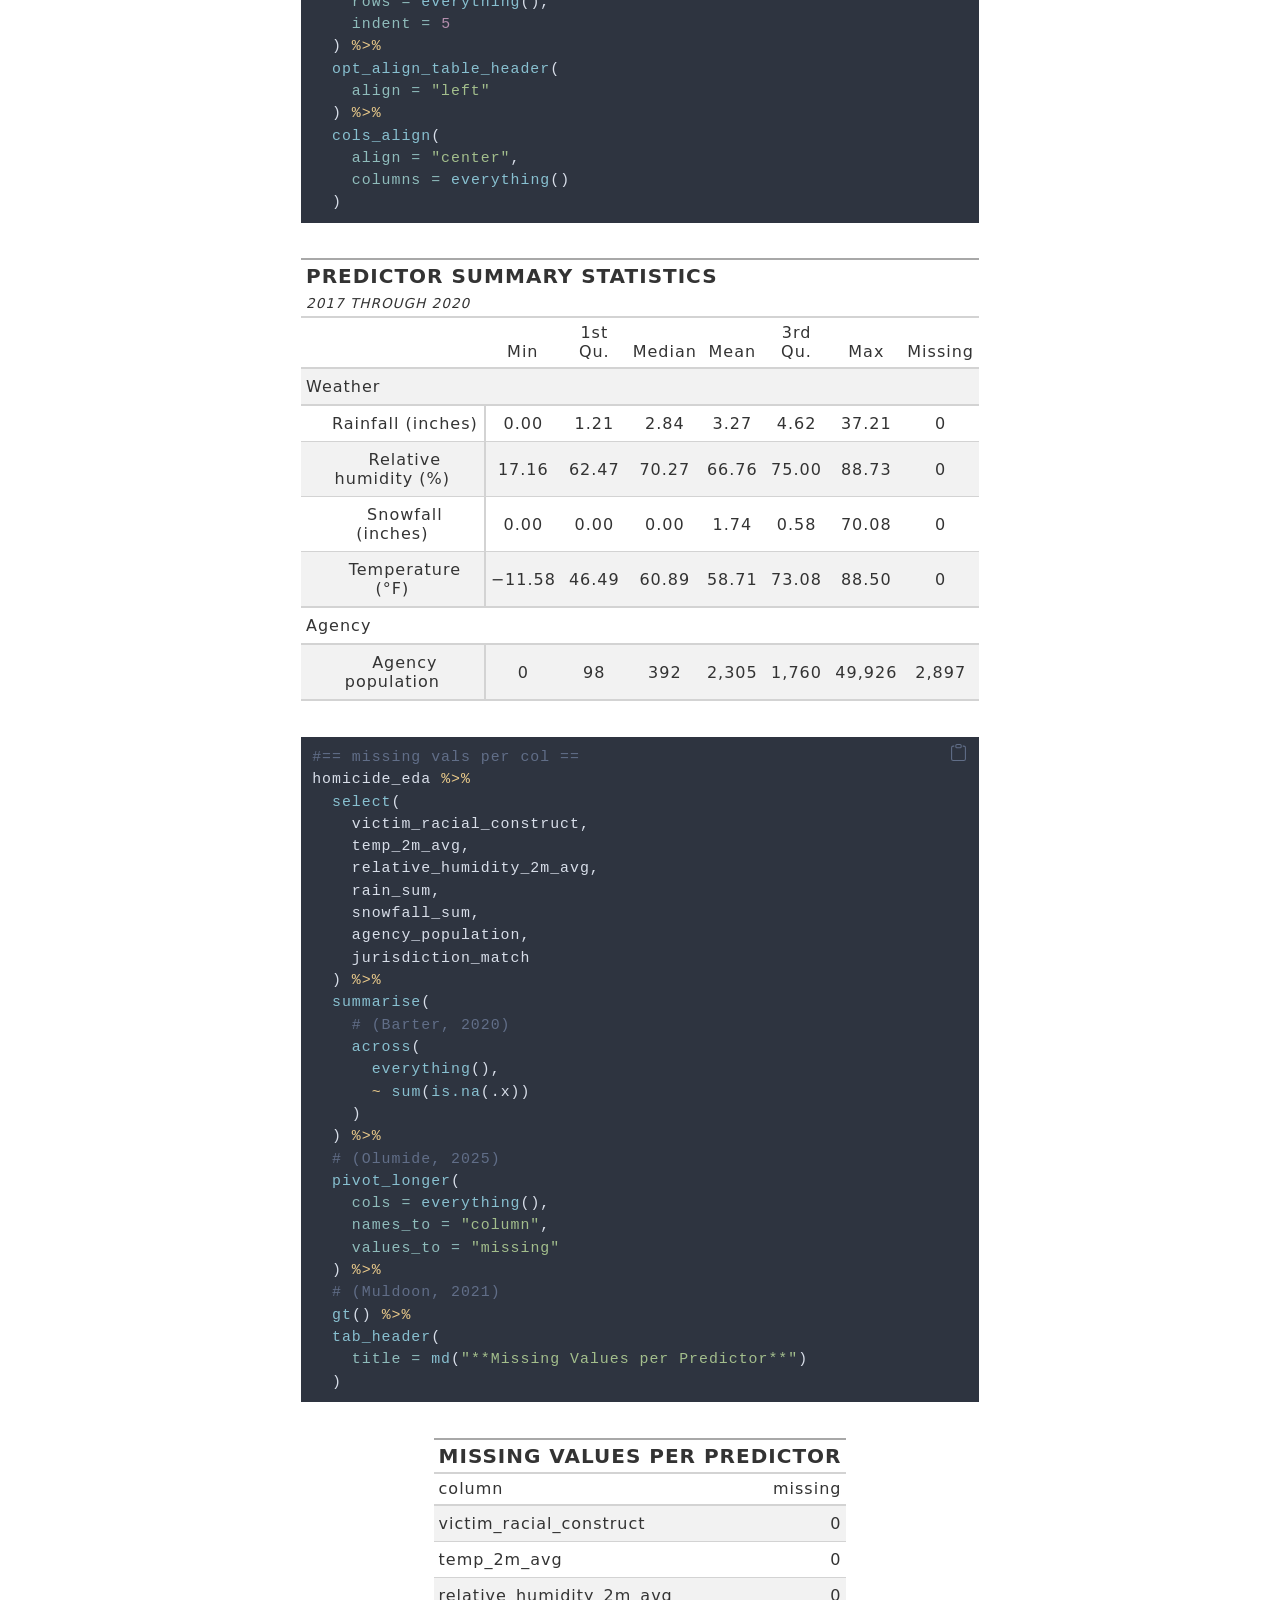
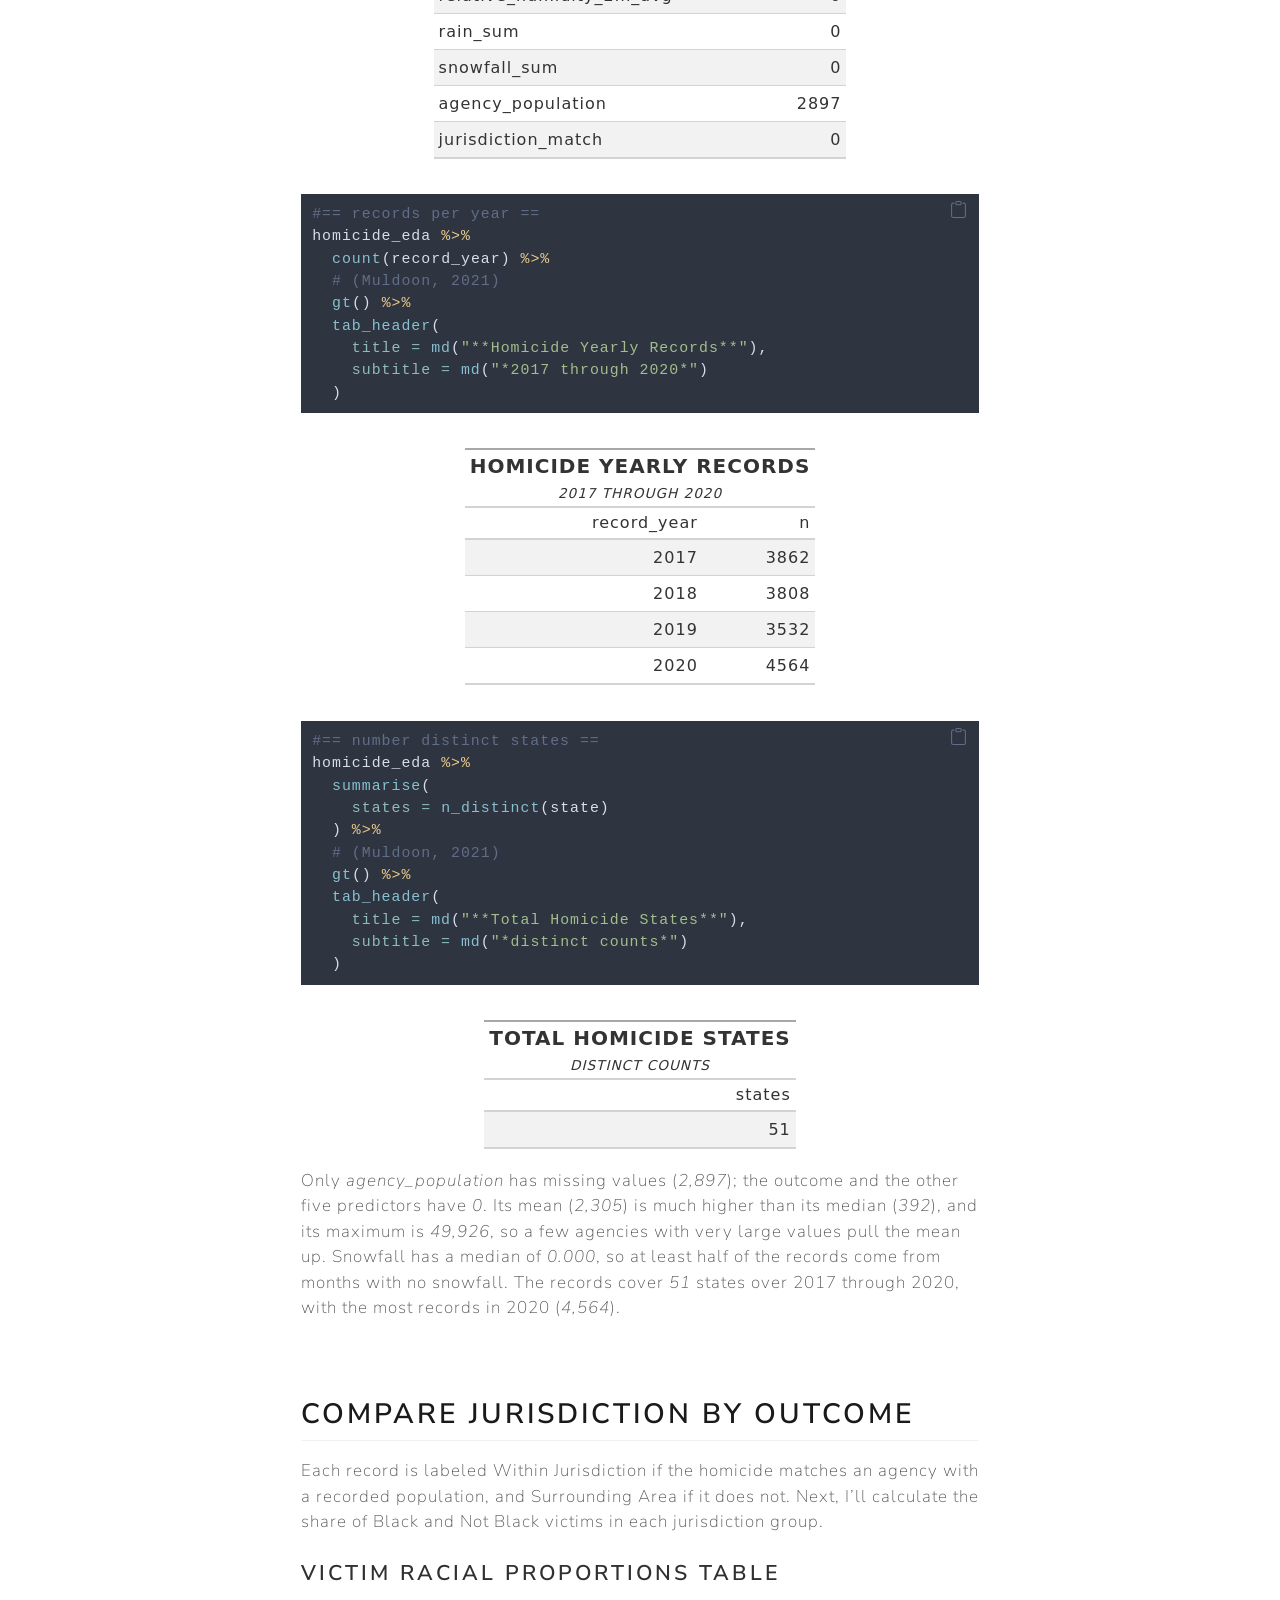
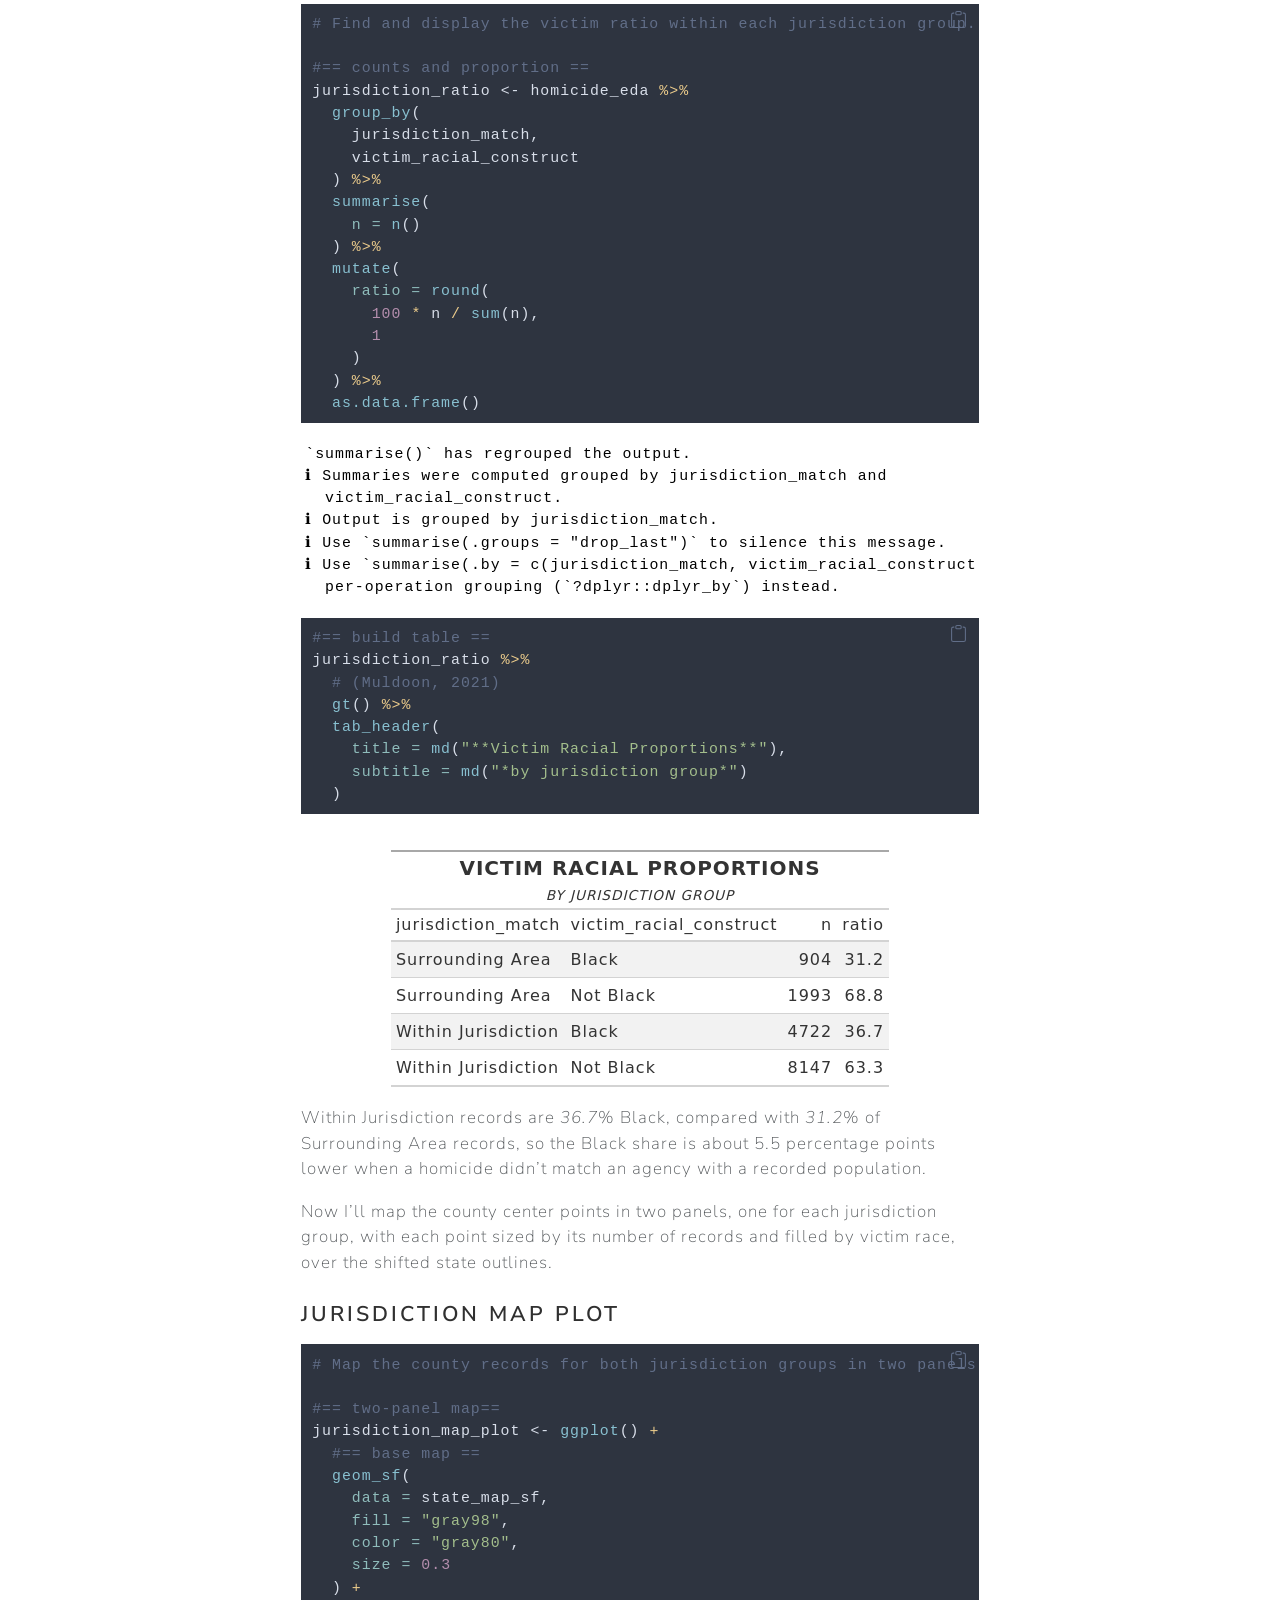
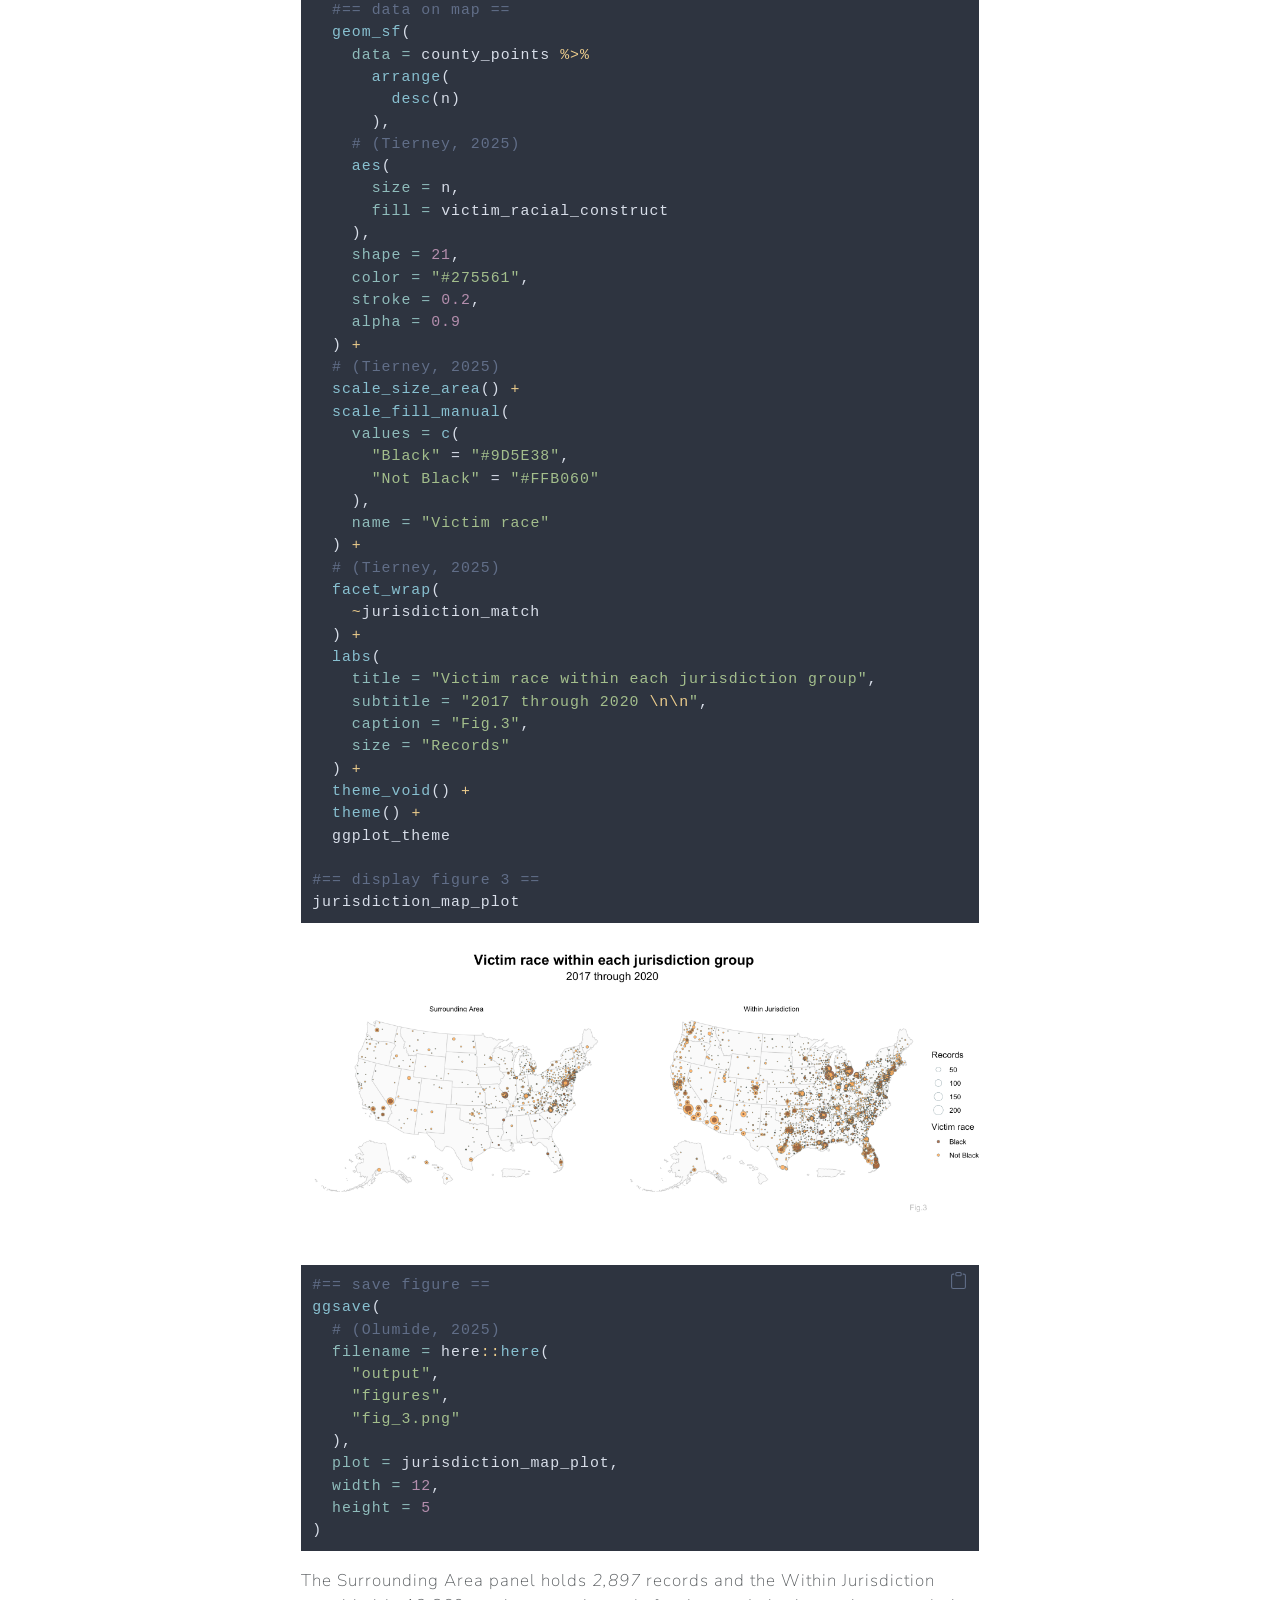
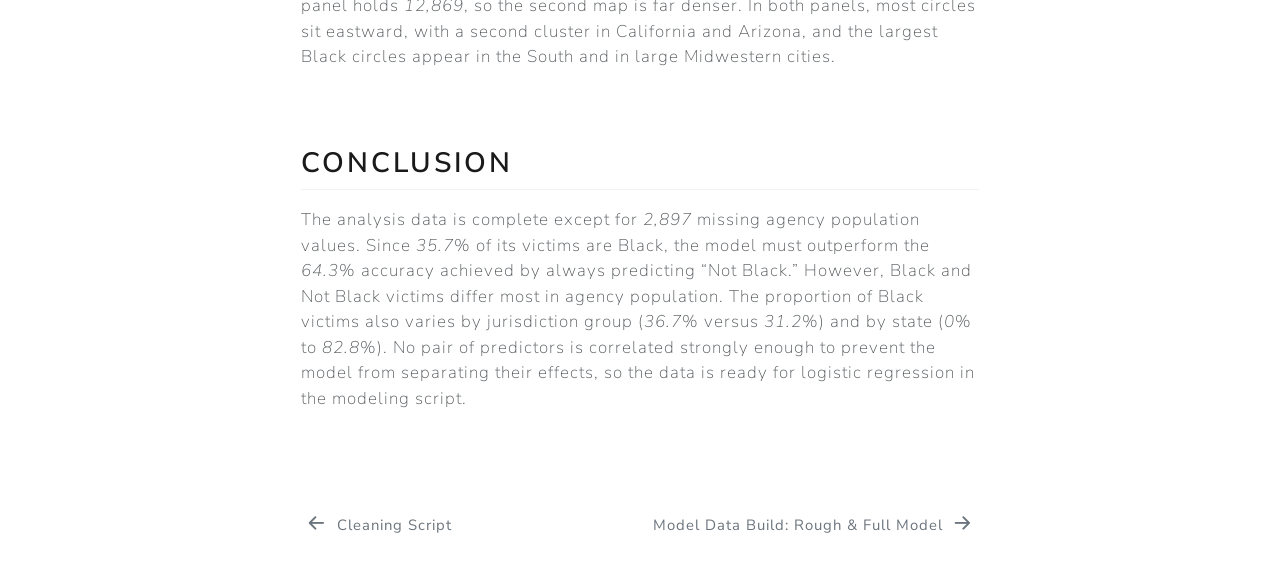
<file: analysis.html>
<!DOCTYPE html>
<html xmlns="http://www.w3.org/1999/xhtml" lang="en" xml:lang="en"><head>

<meta charset="utf-8">
<meta name="generator" content="quarto-1.7.33">

<meta name="viewport" content="width=device-width, initial-scale=1.0, user-scalable=yes">


<title>Data Exploration Analysis – Capstone Project</title>
<style>
code{white-space: pre-wrap;}
span.smallcaps{font-variant: small-caps;}
div.columns{display: flex; gap: min(4vw, 1.5em);}
div.column{flex: auto; overflow-x: auto;}
div.hanging-indent{margin-left: 1.5em; text-indent: -1.5em;}
ul.task-list{list-style: none;}
ul.task-list li input[type="checkbox"] {
  width: 0.8em;
  margin: 0 0.8em 0.2em -1em; /* quarto-specific, see https://github.com/quarto-dev/quarto-cli/issues/4556 */ 
  vertical-align: middle;
}
/* CSS for syntax highlighting */
html { -webkit-text-size-adjust: 100%; }
pre > code.sourceCode { white-space: pre; position: relative; }
pre > code.sourceCode > span { display: inline-block; line-height: 1.25; }
pre > code.sourceCode > span:empty { height: 1.2em; }
.sourceCode { overflow: visible; }
code.sourceCode > span { color: inherit; text-decoration: inherit; }
div.sourceCode { margin: 1em 0; }
pre.sourceCode { margin: 0; }
@media screen {
div.sourceCode { overflow: auto; }
}
@media print {
pre > code.sourceCode { white-space: pre-wrap; }
pre > code.sourceCode > span { text-indent: -5em; padding-left: 5em; }
}
pre.numberSource code
  { counter-reset: source-line 0; }
pre.numberSource code > span
  { position: relative; left: -4em; counter-increment: source-line; }
pre.numberSource code > span > a:first-child::before
  { content: counter(source-line);
    position: relative; left: -1em; text-align: right; vertical-align: baseline;
    border: none; display: inline-block;
    -webkit-touch-callout: none; -webkit-user-select: none;
    -khtml-user-select: none; -moz-user-select: none;
    -ms-user-select: none; user-select: none;
    padding: 0 4px; width: 4em;
  }
pre.numberSource { margin-left: 3em;  padding-left: 4px; }
div.sourceCode
  {   }
@media screen {
pre > code.sourceCode > span > a:first-child::before { text-decoration: underline; }
}
</style>


<script src="site_libs/quarto-nav/quarto-nav.js"></script>
<script src="site_libs/quarto-nav/headroom.min.js"></script>
<script src="site_libs/clipboard/clipboard.min.js"></script>
<script src="site_libs/quarto-search/autocomplete.umd.js"></script>
<script src="site_libs/quarto-search/fuse.min.js"></script>
<script src="site_libs/quarto-search/quarto-search.js"></script>
<meta name="quarto:offset" content="./">
<link href="./modeling.html" rel="next">
<link href="./cleaning.html" rel="prev">
<script src="site_libs/quarto-html/quarto.js" type="module"></script>
<script src="site_libs/quarto-html/tabsets/tabsets.js" type="module"></script>
<script src="site_libs/quarto-html/popper.min.js"></script>
<script src="site_libs/quarto-html/tippy.umd.min.js"></script>
<script src="site_libs/quarto-html/anchor.min.js"></script>
<link href="site_libs/quarto-html/tippy.css" rel="stylesheet">
<link href="site_libs/quarto-html/quarto-syntax-highlighting-dcbfc9b4997259b7a423ce661e125a10.css" rel="stylesheet" class="quarto-color-scheme" id="quarto-text-highlighting-styles">
<link href="site_libs/quarto-html/quarto-syntax-highlighting-dark-dcbfc9b4997259b7a423ce661e125a10.css" rel="stylesheet" class="quarto-color-scheme quarto-color-alternate" id="quarto-text-highlighting-styles">
<link href="site_libs/quarto-html/quarto-syntax-highlighting-dcbfc9b4997259b7a423ce661e125a10.css" rel="stylesheet" class="quarto-color-scheme-extra" id="quarto-text-highlighting-styles">
<script src="site_libs/bootstrap/bootstrap.min.js"></script>
<link href="site_libs/bootstrap/bootstrap-icons.css" rel="stylesheet">
<link href="site_libs/bootstrap/bootstrap-3e18b3acf60f17f609d210e892373514.min.css" rel="stylesheet" append-hash="true" class="quarto-color-scheme" id="quarto-bootstrap" data-mode="light">
<link href="site_libs/bootstrap/bootstrap-dark-6db67090b17037dfbc1bb68279a7131e.min.css" rel="stylesheet" append-hash="true" class="quarto-color-scheme quarto-color-alternate" id="quarto-bootstrap" data-mode="dark">
<link href="site_libs/bootstrap/bootstrap-3e18b3acf60f17f609d210e892373514.min.css" rel="stylesheet" append-hash="true" class="quarto-color-scheme-extra" id="quarto-bootstrap" data-mode="light">
<script id="quarto-search-options" type="application/json">{
  "location": "sidebar",
  "copy-button": true,
  "collapse-after": 3,
  "panel-placement": "start",
  "type": "textbox",
  "limit": 50,
  "keyboard-shortcut": [
    "f",
    "/",
    "s"
  ],
  "show-item-context": "tree",
  "language": {
    "search-no-results-text": "No results",
    "search-matching-documents-text": "matching documents",
    "search-copy-link-title": "Copy link to search",
    "search-hide-matches-text": "Hide additional matches",
    "search-more-match-text": "more match in this document",
    "search-more-matches-text": "more matches in this document",
    "search-clear-button-title": "Clear",
    "search-text-placeholder": "",
    "search-detached-cancel-button-title": "Cancel",
    "search-submit-button-title": "Submit",
    "search-label": "Search"
  }
}</script>
<style>html{ scroll-behavior: smooth; }</style>


<link rel="stylesheet" href="custom_styles.css">
</head>

<body class="nav-sidebar floating quarto-light"><script id="quarto-html-before-body" type="application/javascript">
    const toggleBodyColorMode = (bsSheetEl) => {
      const mode = bsSheetEl.getAttribute("data-mode");
      const bodyEl = window.document.querySelector("body");
      if (mode === "dark") {
        bodyEl.classList.add("quarto-dark");
        bodyEl.classList.remove("quarto-light");
      } else {
        bodyEl.classList.add("quarto-light");
        bodyEl.classList.remove("quarto-dark");
      }
    }
    const toggleBodyColorPrimary = () => {
      const bsSheetEl = window.document.querySelector("link#quarto-bootstrap:not([rel=disabled-stylesheet])");
      if (bsSheetEl) {
        toggleBodyColorMode(bsSheetEl);
      }
    }
    const setColorSchemeToggle = (alternate) => {
      const toggles = window.document.querySelectorAll('.quarto-color-scheme-toggle');
      for (let i=0; i < toggles.length; i++) {
        const toggle = toggles[i];
        if (toggle) {
          if (alternate) {
            toggle.classList.add("alternate");
          } else {
            toggle.classList.remove("alternate");
          }
        }
      }
    };
    const toggleColorMode = (alternate) => {
      // Switch the stylesheets
      const primaryStylesheets = window.document.querySelectorAll('link.quarto-color-scheme:not(.quarto-color-alternate)');
      const alternateStylesheets = window.document.querySelectorAll('link.quarto-color-scheme.quarto-color-alternate');
      manageTransitions('#quarto-margin-sidebar .nav-link', false);
      if (alternate) {
        // note: dark is layered on light, we don't disable primary!
        enableStylesheet(alternateStylesheets);
        for (const sheetNode of alternateStylesheets) {
          if (sheetNode.id === "quarto-bootstrap") {
            toggleBodyColorMode(sheetNode);
          }
        }
      } else {
        disableStylesheet(alternateStylesheets);
        enableStylesheet(primaryStylesheets)
        toggleBodyColorPrimary();
      }
      manageTransitions('#quarto-margin-sidebar .nav-link', true);
      // Switch the toggles
      setColorSchemeToggle(alternate)
      // Hack to workaround the fact that safari doesn't
      // properly recolor the scrollbar when toggling (#1455)
      if (navigator.userAgent.indexOf('Safari') > 0 && navigator.userAgent.indexOf('Chrome') == -1) {
        manageTransitions("body", false);
        window.scrollTo(0, 1);
        setTimeout(() => {
          window.scrollTo(0, 0);
          manageTransitions("body", true);
        }, 40);
      }
    }
    const disableStylesheet = (stylesheets) => {
      for (let i=0; i < stylesheets.length; i++) {
        const stylesheet = stylesheets[i];
        stylesheet.rel = 'disabled-stylesheet';
      }
    }
    const enableStylesheet = (stylesheets) => {
      for (let i=0; i < stylesheets.length; i++) {
        const stylesheet = stylesheets[i];
        if(stylesheet.rel !== 'stylesheet') { // for Chrome, which will still FOUC without this check
          stylesheet.rel = 'stylesheet';
        }
      }
    }
    const manageTransitions = (selector, allowTransitions) => {
      const els = window.document.querySelectorAll(selector);
      for (let i=0; i < els.length; i++) {
        const el = els[i];
        if (allowTransitions) {
          el.classList.remove('notransition');
        } else {
          el.classList.add('notransition');
        }
      }
    }
    const isFileUrl = () => {
      return window.location.protocol === 'file:';
    }
    const hasAlternateSentinel = () => {
      let styleSentinel = getColorSchemeSentinel();
      if (styleSentinel !== null) {
        return styleSentinel === "alternate";
      } else {
        return false;
      }
    }
    const setStyleSentinel = (alternate) => {
      const value = alternate ? "alternate" : "default";
      if (!isFileUrl()) {
        window.localStorage.setItem("quarto-color-scheme", value);
      } else {
        localAlternateSentinel = value;
      }
    }
    const getColorSchemeSentinel = () => {
      if (!isFileUrl()) {
        const storageValue = window.localStorage.getItem("quarto-color-scheme");
        return storageValue != null ? storageValue : localAlternateSentinel;
      } else {
        return localAlternateSentinel;
      }
    }
    const toggleGiscusIfUsed = (isAlternate, darkModeDefault) => {
      const baseTheme = document.querySelector('#giscus-base-theme')?.value ?? 'light';
      const alternateTheme = document.querySelector('#giscus-alt-theme')?.value ?? 'dark';
      let newTheme = '';
      if(authorPrefersDark) {
        newTheme = isAlternate ? baseTheme : alternateTheme;
      } else {
        newTheme = isAlternate ? alternateTheme : baseTheme;
      }
      const changeGiscusTheme = () => {
        // From: https://github.com/giscus/giscus/issues/336
        const sendMessage = (message) => {
          const iframe = document.querySelector('iframe.giscus-frame');
          if (!iframe) return;
          iframe.contentWindow.postMessage({ giscus: message }, 'https://giscus.app');
        }
        sendMessage({
          setConfig: {
            theme: newTheme
          }
        });
      }
      const isGiscussLoaded = window.document.querySelector('iframe.giscus-frame') !== null;
      if (isGiscussLoaded) {
        changeGiscusTheme();
      }
    };
    const authorPrefersDark = false;
    const darkModeDefault = authorPrefersDark;
      document.querySelector('link#quarto-text-highlighting-styles.quarto-color-scheme-extra').rel = 'disabled-stylesheet';
      document.querySelector('link#quarto-bootstrap.quarto-color-scheme-extra').rel = 'disabled-stylesheet';
    let localAlternateSentinel = darkModeDefault ? 'alternate' : 'default';
    // Dark / light mode switch
    window.quartoToggleColorScheme = () => {
      // Read the current dark / light value
      let toAlternate = !hasAlternateSentinel();
      toggleColorMode(toAlternate);
      setStyleSentinel(toAlternate);
      toggleGiscusIfUsed(toAlternate, darkModeDefault);
      window.dispatchEvent(new Event('resize'));
    };
    // Switch to dark mode if need be
    if (hasAlternateSentinel()) {
      toggleColorMode(true);
    } else {
      toggleColorMode(false);
    }
  </script>

<div id="quarto-search-results"></div>
  <header id="quarto-header" class="headroom fixed-top">
  <nav class="quarto-secondary-nav">
    <div class="container-fluid d-flex">
      <button type="button" class="quarto-btn-toggle btn" data-bs-toggle="collapse" role="button" data-bs-target=".quarto-sidebar-collapse-item" aria-controls="quarto-sidebar" aria-expanded="false" aria-label="Toggle sidebar navigation" onclick="if (window.quartoToggleHeadroom) { window.quartoToggleHeadroom(); }">
        <i class="bi bi-layout-text-sidebar-reverse"></i>
      </button>
        <nav class="quarto-page-breadcrumbs" aria-label="breadcrumb"><ol class="breadcrumb"><li class="breadcrumb-item"><a href="./analysis.html">Data Exploration Analysis</a></li></ol></nav>
        <a class="flex-grow-1" role="navigation" data-bs-toggle="collapse" data-bs-target=".quarto-sidebar-collapse-item" aria-controls="quarto-sidebar" aria-expanded="false" aria-label="Toggle sidebar navigation" onclick="if (window.quartoToggleHeadroom) { window.quartoToggleHeadroom(); }">      
        </a>
      <button type="button" class="btn quarto-search-button" aria-label="Search" onclick="window.quartoOpenSearch();">
        <i class="bi bi-search"></i>
      </button>
    </div>
  </nav>
</header>
<!-- content -->
<div id="quarto-content" class="quarto-container page-columns page-rows-contents page-layout-full">
<!-- sidebar -->
  <nav id="quarto-sidebar" class="sidebar collapse collapse-horizontal quarto-sidebar-collapse-item sidebar-navigation floating overflow-auto">
    <div class="pt-lg-2 mt-2 text-left sidebar-header">
    <div class="sidebar-title mb-0 py-0">
      <a href="./">Capstone Project</a> 
        <div class="sidebar-tools-main">
    <a href="https://github.com/MarcellaHarr/wgud502-capstone" title="Source Code" class="quarto-navigation-tool px-1" aria-label="Source Code"><i class="bi bi-github"></i></a>
  <a href="" class="quarto-color-scheme-toggle quarto-navigation-tool  px-1" onclick="window.quartoToggleColorScheme(); return false;" title="Toggle dark mode"><i class="bi"></i></a>
</div>
    </div>
      </div>
        <div class="mt-2 flex-shrink-0 align-items-center">
        <div class="sidebar-search">
        <div id="quarto-search" class="" title="Search"></div>
        </div>
        </div>
    <div class="sidebar-menu-container"> 
    <ul class="list-unstyled mt-1">
        <li class="sidebar-item">
  <div class="sidebar-item-container"> 
  <a href="./index.html" class="sidebar-item-text sidebar-link">
 <span class="menu-text">Welcome</span></a>
  </div>
</li>
        <li class="sidebar-item">
  <div class="sidebar-item-container"> 
  <a href="./cleaning.html" class="sidebar-item-text sidebar-link">
 <span class="menu-text">Cleaning Script</span></a>
  </div>
</li>
        <li class="sidebar-item">
  <div class="sidebar-item-container"> 
  <a href="./analysis.html" class="sidebar-item-text sidebar-link active">
 <span class="menu-text">Data Exploration Analysis</span></a>
  </div>
</li>
        <li class="sidebar-item">
  <div class="sidebar-item-container"> 
  <a href="./modeling.html" class="sidebar-item-text sidebar-link">
 <span class="menu-text">Model Data Build: Rough &amp; Full Model</span></a>
  </div>
</li>
        <li class="sidebar-item">
  <div class="sidebar-item-container"> 
  <a href="./thoughts.html" class="sidebar-item-text sidebar-link">
 <span class="menu-text">Final Thoughts</span></a>
  </div>
</li>
        <li class="sidebar-item">
  <div class="sidebar-item-container"> 
  <a href="./references.html" class="sidebar-item-text sidebar-link">
 <span class="menu-text">References</span></a>
  </div>
</li>
    </ul>
    </div>
</nav>
<div id="quarto-sidebar-glass" class="quarto-sidebar-collapse-item" data-bs-toggle="collapse" data-bs-target=".quarto-sidebar-collapse-item"></div>
<!-- margin-sidebar -->
    <div id="quarto-margin-sidebar" class="sidebar margin-sidebar">
        <nav id="TOC" role="doc-toc" class="toc-active" data-toc-expanded="2">
    <h2 id="toc-title">Contents</h2>
   
  <ul>
  <li><a href="#load-the-data" id="toc-load-the-data" class="nav-link active" data-scroll-target="#load-the-data">Load the data</a></li>
  <li><a href="#summarize-completeness-and-scope" id="toc-summarize-completeness-and-scope" class="nav-link" data-scroll-target="#summarize-completeness-and-scope">Summarize completeness and scope</a>
  <ul>
  <li><a href="#summary-statistics" id="toc-summary-statistics" class="nav-link" data-scroll-target="#summary-statistics">summary statistics</a></li>
  </ul></li>
  <li><a href="#compare-jurisdiction-by-outcome" id="toc-compare-jurisdiction-by-outcome" class="nav-link" data-scroll-target="#compare-jurisdiction-by-outcome">Compare jurisdiction by outcome</a>
  <ul>
  <li><a href="#victim-racial-proportions-table" id="toc-victim-racial-proportions-table" class="nav-link" data-scroll-target="#victim-racial-proportions-table">victim racial proportions table</a></li>
  <li><a href="#jurisdiction-map-plot" id="toc-jurisdiction-map-plot" class="nav-link" data-scroll-target="#jurisdiction-map-plot">jurisdiction map plot</a></li>
  </ul></li>
  <li><a href="#conclusion" id="toc-conclusion" class="nav-link" data-scroll-target="#conclusion">Conclusion</a></li>
  </ul>
</nav>
    </div>
<!-- main -->
<main class="content column-body" id="quarto-document-content">


<header id="title-block-header" class="quarto-title-block default">
<div class="quarto-title">
<h1 class="title">Data Exploration Analysis</h1>
</div>



<div class="quarto-title-meta column-body">

    
  
    
  </div>
  


</header>


<div class="lead">
<p>Summaries, Tables, &amp; Plots</p>
</div>
<p><br></p>
<p><br></p>
<section id="load-the-data" class="level2">
<h2 class="anchored" data-anchor-id="load-the-data">Load the data</h2>
<p>This script explores the analysis data that the cleaning script saved to see how complete the outcome and the six predictors are, how they’re distributed, and how they relate to each other. But first, I’ll load the packages and read in the Parquet file, <em>homicide_modeling.parquet</em>, which gets its name from being the same file the modeling script reads later, and the <em>.weather_raw</em> dataframe to check the units of the four weather measures, since the analysis data doesn’t include them. I’ll also load the helper functions and the plot theme from the utils.R file.</p>
<div class="cell">
<div class="sourceCode cell-code" id="cb1"><pre class="sourceCode r code-with-copy"><code class="sourceCode r"><span id="cb1-1"><a href="#cb1-1" aria-hidden="true" tabindex="-1"></a><span class="co"># Load libraries.</span></span>
<span id="cb1-2"><a href="#cb1-2" aria-hidden="true" tabindex="-1"></a></span>
<span id="cb1-3"><a href="#cb1-3" aria-hidden="true" tabindex="-1"></a><span class="co">#== packages ==</span></span>
<span id="cb1-4"><a href="#cb1-4" aria-hidden="true" tabindex="-1"></a><span class="fu">library</span>(here)</span>
<span id="cb1-5"><a href="#cb1-5" aria-hidden="true" tabindex="-1"></a><span class="fu">library</span>(arrow)</span>
<span id="cb1-6"><a href="#cb1-6" aria-hidden="true" tabindex="-1"></a><span class="fu">library</span>(dplyr)</span>
<span id="cb1-7"><a href="#cb1-7" aria-hidden="true" tabindex="-1"></a><span class="fu">library</span>(stringr)</span>
<span id="cb1-8"><a href="#cb1-8" aria-hidden="true" tabindex="-1"></a><span class="fu">library</span>(tidyr)</span>
<span id="cb1-9"><a href="#cb1-9" aria-hidden="true" tabindex="-1"></a><span class="fu">library</span>(gt)</span>
<span id="cb1-10"><a href="#cb1-10" aria-hidden="true" tabindex="-1"></a><span class="fu">library</span>(sf)</span>
<span id="cb1-11"><a href="#cb1-11" aria-hidden="true" tabindex="-1"></a><span class="fu">library</span>(lwgeom)</span>
<span id="cb1-12"><a href="#cb1-12" aria-hidden="true" tabindex="-1"></a><span class="fu">library</span>(tigris)</span>
<span id="cb1-13"><a href="#cb1-13" aria-hidden="true" tabindex="-1"></a><span class="fu">library</span>(osmdata)</span>
<span id="cb1-14"><a href="#cb1-14" aria-hidden="true" tabindex="-1"></a><span class="fu">library</span>(ggplot2)</span>
<span id="cb1-15"><a href="#cb1-15" aria-hidden="true" tabindex="-1"></a><span class="fu">library</span>(sessioninfo)</span></code><button title="Copy to Clipboard" class="code-copy-button"><i class="bi"></i></button></pre></div>
</div>
<p><br></p>
</section>
<section id="summarize-completeness-and-scope" class="level2">
<h2 class="anchored" data-anchor-id="summarize-completeness-and-scope">Summarize completeness and scope</h2>
<p>Next, I’ll summarize the five numeric predictors, count the missing values in the outcome and all six predictors, and count the records by year and the number of states to see how complete the data is and which years and places it covers.</p>
<section id="summary-statistics" class="level4">
<h4 class="anchored" data-anchor-id="summary-statistics">summary statistics</h4>
<div class="cell">
<div class="sourceCode cell-code" id="cb2"><pre class="sourceCode r code-with-copy"><code class="sourceCode r"><span id="cb2-1"><a href="#cb2-1" aria-hidden="true" tabindex="-1"></a><span class="co"># Summarize the predictors, count missing values, and count records by year and state</span></span>
<span id="cb2-2"><a href="#cb2-2" aria-hidden="true" tabindex="-1"></a></span>
<span id="cb2-3"><a href="#cb2-3" aria-hidden="true" tabindex="-1"></a><span class="co">#== summary statistics table ==</span></span>
<span id="cb2-4"><a href="#cb2-4" aria-hidden="true" tabindex="-1"></a>homicide_eda <span class="sc">%&gt;%</span></span>
<span id="cb2-5"><a href="#cb2-5" aria-hidden="true" tabindex="-1"></a>  <span class="fu">select</span>(</span>
<span id="cb2-6"><a href="#cb2-6" aria-hidden="true" tabindex="-1"></a>    temp_2m_avg,</span>
<span id="cb2-7"><a href="#cb2-7" aria-hidden="true" tabindex="-1"></a>    relative_humidity_2m_avg,</span>
<span id="cb2-8"><a href="#cb2-8" aria-hidden="true" tabindex="-1"></a>    rain_sum,</span>
<span id="cb2-9"><a href="#cb2-9" aria-hidden="true" tabindex="-1"></a>    snowfall_sum,</span>
<span id="cb2-10"><a href="#cb2-10" aria-hidden="true" tabindex="-1"></a>    agency_population</span>
<span id="cb2-11"><a href="#cb2-11" aria-hidden="true" tabindex="-1"></a>  ) <span class="sc">%&gt;%</span></span>
<span id="cb2-12"><a href="#cb2-12" aria-hidden="true" tabindex="-1"></a>  <span class="co"># (Olumide, 2025)</span></span>
<span id="cb2-13"><a href="#cb2-13" aria-hidden="true" tabindex="-1"></a>  <span class="fu">pivot_longer</span>(</span>
<span id="cb2-14"><a href="#cb2-14" aria-hidden="true" tabindex="-1"></a>    <span class="at">cols =</span> <span class="fu">everything</span>(),</span>
<span id="cb2-15"><a href="#cb2-15" aria-hidden="true" tabindex="-1"></a>    <span class="at">names_to =</span> <span class="st">"predictor"</span>,</span>
<span id="cb2-16"><a href="#cb2-16" aria-hidden="true" tabindex="-1"></a>    <span class="at">values_to =</span> <span class="st">"value"</span></span>
<span id="cb2-17"><a href="#cb2-17" aria-hidden="true" tabindex="-1"></a>  ) <span class="sc">%&gt;%</span></span>
<span id="cb2-18"><a href="#cb2-18" aria-hidden="true" tabindex="-1"></a>  <span class="fu">group_by</span>(</span>
<span id="cb2-19"><a href="#cb2-19" aria-hidden="true" tabindex="-1"></a>    predictor</span>
<span id="cb2-20"><a href="#cb2-20" aria-hidden="true" tabindex="-1"></a>  ) <span class="sc">%&gt;%</span></span>
<span id="cb2-21"><a href="#cb2-21" aria-hidden="true" tabindex="-1"></a>  <span class="fu">summarise</span>(</span>
<span id="cb2-22"><a href="#cb2-22" aria-hidden="true" tabindex="-1"></a>    <span class="at">Min =</span> <span class="fu">min</span>(</span>
<span id="cb2-23"><a href="#cb2-23" aria-hidden="true" tabindex="-1"></a>      value,</span>
<span id="cb2-24"><a href="#cb2-24" aria-hidden="true" tabindex="-1"></a>      <span class="at">na.rm =</span> <span class="cn">TRUE</span></span>
<span id="cb2-25"><a href="#cb2-25" aria-hidden="true" tabindex="-1"></a>    ),</span>
<span id="cb2-26"><a href="#cb2-26" aria-hidden="true" tabindex="-1"></a>    <span class="st">`</span><span class="at">1st Qu.</span><span class="st">`</span> <span class="ot">=</span> <span class="fu">quantile</span>(</span>
<span id="cb2-27"><a href="#cb2-27" aria-hidden="true" tabindex="-1"></a>      value,</span>
<span id="cb2-28"><a href="#cb2-28" aria-hidden="true" tabindex="-1"></a>      <span class="fl">0.25</span>,</span>
<span id="cb2-29"><a href="#cb2-29" aria-hidden="true" tabindex="-1"></a>      <span class="at">na.rm =</span> <span class="cn">TRUE</span></span>
<span id="cb2-30"><a href="#cb2-30" aria-hidden="true" tabindex="-1"></a>    ),</span>
<span id="cb2-31"><a href="#cb2-31" aria-hidden="true" tabindex="-1"></a>    <span class="at">Median =</span> <span class="fu">median</span>(</span>
<span id="cb2-32"><a href="#cb2-32" aria-hidden="true" tabindex="-1"></a>      value,</span>
<span id="cb2-33"><a href="#cb2-33" aria-hidden="true" tabindex="-1"></a>      <span class="at">na.rm =</span> <span class="cn">TRUE</span></span>
<span id="cb2-34"><a href="#cb2-34" aria-hidden="true" tabindex="-1"></a>    ),</span>
<span id="cb2-35"><a href="#cb2-35" aria-hidden="true" tabindex="-1"></a>    <span class="at">Mean =</span> <span class="fu">mean</span>(</span>
<span id="cb2-36"><a href="#cb2-36" aria-hidden="true" tabindex="-1"></a>      value,</span>
<span id="cb2-37"><a href="#cb2-37" aria-hidden="true" tabindex="-1"></a>      <span class="at">na.rm =</span> <span class="cn">TRUE</span></span>
<span id="cb2-38"><a href="#cb2-38" aria-hidden="true" tabindex="-1"></a>    ),</span>
<span id="cb2-39"><a href="#cb2-39" aria-hidden="true" tabindex="-1"></a>    <span class="st">`</span><span class="at">3rd Qu.</span><span class="st">`</span> <span class="ot">=</span> <span class="fu">quantile</span>(</span>
<span id="cb2-40"><a href="#cb2-40" aria-hidden="true" tabindex="-1"></a>      value,</span>
<span id="cb2-41"><a href="#cb2-41" aria-hidden="true" tabindex="-1"></a>      <span class="fl">0.75</span>,</span>
<span id="cb2-42"><a href="#cb2-42" aria-hidden="true" tabindex="-1"></a>      <span class="at">na.rm =</span> <span class="cn">TRUE</span></span>
<span id="cb2-43"><a href="#cb2-43" aria-hidden="true" tabindex="-1"></a>    ),</span>
<span id="cb2-44"><a href="#cb2-44" aria-hidden="true" tabindex="-1"></a>    <span class="at">Max =</span> <span class="fu">max</span>(</span>
<span id="cb2-45"><a href="#cb2-45" aria-hidden="true" tabindex="-1"></a>      value,</span>
<span id="cb2-46"><a href="#cb2-46" aria-hidden="true" tabindex="-1"></a>      <span class="at">na.rm =</span> <span class="cn">TRUE</span></span>
<span id="cb2-47"><a href="#cb2-47" aria-hidden="true" tabindex="-1"></a>    ),</span>
<span id="cb2-48"><a href="#cb2-48" aria-hidden="true" tabindex="-1"></a>    <span class="at">Missing =</span> <span class="fu">sum</span>(</span>
<span id="cb2-49"><a href="#cb2-49" aria-hidden="true" tabindex="-1"></a>      <span class="fu">is.na</span>(value)</span>
<span id="cb2-50"><a href="#cb2-50" aria-hidden="true" tabindex="-1"></a>    )</span>
<span id="cb2-51"><a href="#cb2-51" aria-hidden="true" tabindex="-1"></a>  ) <span class="sc">%&gt;%</span></span>
<span id="cb2-52"><a href="#cb2-52" aria-hidden="true" tabindex="-1"></a>  <span class="fu">mutate</span>(</span>
<span id="cb2-53"><a href="#cb2-53" aria-hidden="true" tabindex="-1"></a>    <span class="co"># (Matt, 2020; Hadley, 2024)</span></span>
<span id="cb2-54"><a href="#cb2-54" aria-hidden="true" tabindex="-1"></a>    <span class="at">group =</span> <span class="fu">case_when</span>(</span>
<span id="cb2-55"><a href="#cb2-55" aria-hidden="true" tabindex="-1"></a>      predictor <span class="sc">==</span> <span class="st">"agency_population"</span> <span class="sc">~</span> <span class="st">"Agency"</span>,</span>
<span id="cb2-56"><a href="#cb2-56" aria-hidden="true" tabindex="-1"></a>      <span class="cn">TRUE</span> <span class="sc">~</span> <span class="st">"Weather"</span></span>
<span id="cb2-57"><a href="#cb2-57" aria-hidden="true" tabindex="-1"></a>    ),</span>
<span id="cb2-58"><a href="#cb2-58" aria-hidden="true" tabindex="-1"></a>    <span class="co"># (Matt, 2020; Hadley, 2024)</span></span>
<span id="cb2-59"><a href="#cb2-59" aria-hidden="true" tabindex="-1"></a>    <span class="at">predictor =</span> <span class="fu">case_when</span>(</span>
<span id="cb2-60"><a href="#cb2-60" aria-hidden="true" tabindex="-1"></a>      predictor <span class="sc">==</span> <span class="st">"temp_2m_avg"</span> <span class="sc">~</span> <span class="st">"Temperature (°F)"</span>,</span>
<span id="cb2-61"><a href="#cb2-61" aria-hidden="true" tabindex="-1"></a>      predictor <span class="sc">==</span> <span class="st">"relative_humidity_2m_avg"</span> <span class="sc">~</span> <span class="st">"Relative humidity (%)"</span>,</span>
<span id="cb2-62"><a href="#cb2-62" aria-hidden="true" tabindex="-1"></a>      predictor <span class="sc">==</span> <span class="st">"rain_sum"</span> <span class="sc">~</span> <span class="st">"Rainfall (inches)"</span>,</span>
<span id="cb2-63"><a href="#cb2-63" aria-hidden="true" tabindex="-1"></a>      predictor <span class="sc">==</span> <span class="st">"snowfall_sum"</span> <span class="sc">~</span> <span class="st">"Snowfall (inches)"</span>,</span>
<span id="cb2-64"><a href="#cb2-64" aria-hidden="true" tabindex="-1"></a>      predictor <span class="sc">==</span> <span class="st">"agency_population"</span> <span class="sc">~</span> <span class="st">"Agency population"</span></span>
<span id="cb2-65"><a href="#cb2-65" aria-hidden="true" tabindex="-1"></a>    )</span>
<span id="cb2-66"><a href="#cb2-66" aria-hidden="true" tabindex="-1"></a>  ) <span class="sc">%&gt;%</span></span>
<span id="cb2-67"><a href="#cb2-67" aria-hidden="true" tabindex="-1"></a>  <span class="fu">arrange</span>(</span>
<span id="cb2-68"><a href="#cb2-68" aria-hidden="true" tabindex="-1"></a>    <span class="fu">desc</span>(group)</span>
<span id="cb2-69"><a href="#cb2-69" aria-hidden="true" tabindex="-1"></a>  ) <span class="sc">%&gt;%</span></span>
<span id="cb2-70"><a href="#cb2-70" aria-hidden="true" tabindex="-1"></a>  <span class="co"># (Muldoon, 2021)</span></span>
<span id="cb2-71"><a href="#cb2-71" aria-hidden="true" tabindex="-1"></a>  <span class="fu">gt</span>(</span>
<span id="cb2-72"><a href="#cb2-72" aria-hidden="true" tabindex="-1"></a>    <span class="at">rowname_col =</span> <span class="st">"predictor"</span>,</span>
<span id="cb2-73"><a href="#cb2-73" aria-hidden="true" tabindex="-1"></a>    <span class="at">groupname_col =</span> <span class="st">"group"</span></span>
<span id="cb2-74"><a href="#cb2-74" aria-hidden="true" tabindex="-1"></a>  ) <span class="sc">%&gt;%</span></span>
<span id="cb2-75"><a href="#cb2-75" aria-hidden="true" tabindex="-1"></a>  <span class="fu">fmt_number</span>(</span>
<span id="cb2-76"><a href="#cb2-76" aria-hidden="true" tabindex="-1"></a>    <span class="at">columns =</span> Min<span class="sc">:</span>Max,</span>
<span id="cb2-77"><a href="#cb2-77" aria-hidden="true" tabindex="-1"></a>    <span class="at">decimals =</span> <span class="dv">2</span></span>
<span id="cb2-78"><a href="#cb2-78" aria-hidden="true" tabindex="-1"></a>  ) <span class="sc">%&gt;%</span></span>
<span id="cb2-79"><a href="#cb2-79" aria-hidden="true" tabindex="-1"></a>  <span class="fu">fmt_integer</span>(</span>
<span id="cb2-80"><a href="#cb2-80" aria-hidden="true" tabindex="-1"></a>    <span class="at">columns =</span> Min<span class="sc">:</span>Max,</span>
<span id="cb2-81"><a href="#cb2-81" aria-hidden="true" tabindex="-1"></a>    <span class="at">rows =</span> predictor <span class="sc">==</span> <span class="st">"Agency population"</span></span>
<span id="cb2-82"><a href="#cb2-82" aria-hidden="true" tabindex="-1"></a>  ) <span class="sc">%&gt;%</span></span>
<span id="cb2-83"><a href="#cb2-83" aria-hidden="true" tabindex="-1"></a>  <span class="fu">fmt_integer</span>(</span>
<span id="cb2-84"><a href="#cb2-84" aria-hidden="true" tabindex="-1"></a>    <span class="at">columns =</span> Missing</span>
<span id="cb2-85"><a href="#cb2-85" aria-hidden="true" tabindex="-1"></a>  ) <span class="sc">%&gt;%</span></span>
<span id="cb2-86"><a href="#cb2-86" aria-hidden="true" tabindex="-1"></a>  <span class="fu">tab_header</span>(</span>
<span id="cb2-87"><a href="#cb2-87" aria-hidden="true" tabindex="-1"></a>    <span class="at">title =</span> <span class="fu">md</span>(<span class="st">"**Predictor Summary Statistics**"</span>),</span>
<span id="cb2-88"><a href="#cb2-88" aria-hidden="true" tabindex="-1"></a>    <span class="at">subtitle =</span> <span class="fu">md</span>(<span class="st">"*2017 through 2020*"</span>)</span>
<span id="cb2-89"><a href="#cb2-89" aria-hidden="true" tabindex="-1"></a>  ) <span class="sc">%&gt;%</span></span>
<span id="cb2-90"><a href="#cb2-90" aria-hidden="true" tabindex="-1"></a>  <span class="fu">tab_stub_indent</span>(</span>
<span id="cb2-91"><a href="#cb2-91" aria-hidden="true" tabindex="-1"></a>    <span class="at">rows =</span> <span class="fu">everything</span>(),</span>
<span id="cb2-92"><a href="#cb2-92" aria-hidden="true" tabindex="-1"></a>    <span class="at">indent =</span> <span class="dv">5</span></span>
<span id="cb2-93"><a href="#cb2-93" aria-hidden="true" tabindex="-1"></a>  ) <span class="sc">%&gt;%</span></span>
<span id="cb2-94"><a href="#cb2-94" aria-hidden="true" tabindex="-1"></a>  <span class="fu">opt_align_table_header</span>(</span>
<span id="cb2-95"><a href="#cb2-95" aria-hidden="true" tabindex="-1"></a>    <span class="at">align =</span> <span class="st">"left"</span></span>
<span id="cb2-96"><a href="#cb2-96" aria-hidden="true" tabindex="-1"></a>  ) <span class="sc">%&gt;%</span></span>
<span id="cb2-97"><a href="#cb2-97" aria-hidden="true" tabindex="-1"></a>  <span class="fu">cols_align</span>(</span>
<span id="cb2-98"><a href="#cb2-98" aria-hidden="true" tabindex="-1"></a>    <span class="at">align =</span> <span class="st">"center"</span>,</span>
<span id="cb2-99"><a href="#cb2-99" aria-hidden="true" tabindex="-1"></a>    <span class="at">columns =</span> <span class="fu">everything</span>()</span>
<span id="cb2-100"><a href="#cb2-100" aria-hidden="true" tabindex="-1"></a>  )</span></code><button title="Copy to Clipboard" class="code-copy-button"><i class="bi"></i></button></pre></div>
<div class="cell-output-display">
<div id="bxhuppfjls" style="padding-left:0px;padding-right:0px;padding-top:10px;padding-bottom:10px;overflow-x:auto;overflow-y:auto;width:auto;height:auto;">
<style>#bxhuppfjls table {
  font-family: system-ui, 'Segoe UI', Roboto, Helvetica, Arial, sans-serif, 'Apple Color Emoji', 'Segoe UI Emoji', 'Segoe UI Symbol', 'Noto Color Emoji';
  -webkit-font-smoothing: antialiased;
  -moz-osx-font-smoothing: grayscale;
}

#bxhuppfjls thead, #bxhuppfjls tbody, #bxhuppfjls tfoot, #bxhuppfjls tr, #bxhuppfjls td, #bxhuppfjls th {
  border-style: none;
}

#bxhuppfjls p {
  margin: 0;
  padding: 0;
}

#bxhuppfjls .gt_table {
  display: table;
  border-collapse: collapse;
  line-height: normal;
  margin-left: auto;
  margin-right: auto;
  color: #333333;
  font-size: 16px;
  font-weight: normal;
  font-style: normal;
  background-color: #FFFFFF;
  width: auto;
  border-top-style: solid;
  border-top-width: 2px;
  border-top-color: #A8A8A8;
  border-right-style: none;
  border-right-width: 2px;
  border-right-color: #D3D3D3;
  border-bottom-style: solid;
  border-bottom-width: 2px;
  border-bottom-color: #A8A8A8;
  border-left-style: none;
  border-left-width: 2px;
  border-left-color: #D3D3D3;
}

#bxhuppfjls .gt_caption {
  padding-top: 4px;
  padding-bottom: 4px;
}

#bxhuppfjls .gt_title {
  color: #333333;
  font-size: 125%;
  font-weight: initial;
  padding-top: 4px;
  padding-bottom: 4px;
  padding-left: 5px;
  padding-right: 5px;
  border-bottom-color: #FFFFFF;
  border-bottom-width: 0;
}

#bxhuppfjls .gt_subtitle {
  color: #333333;
  font-size: 85%;
  font-weight: initial;
  padding-top: 3px;
  padding-bottom: 5px;
  padding-left: 5px;
  padding-right: 5px;
  border-top-color: #FFFFFF;
  border-top-width: 0;
}

#bxhuppfjls .gt_heading {
  background-color: #FFFFFF;
  text-align: left;
  border-bottom-color: #FFFFFF;
  border-left-style: none;
  border-left-width: 1px;
  border-left-color: #D3D3D3;
  border-right-style: none;
  border-right-width: 1px;
  border-right-color: #D3D3D3;
}

#bxhuppfjls .gt_bottom_border {
  border-bottom-style: solid;
  border-bottom-width: 2px;
  border-bottom-color: #D3D3D3;
}

#bxhuppfjls .gt_col_headings {
  border-top-style: solid;
  border-top-width: 2px;
  border-top-color: #D3D3D3;
  border-bottom-style: solid;
  border-bottom-width: 2px;
  border-bottom-color: #D3D3D3;
  border-left-style: none;
  border-left-width: 1px;
  border-left-color: #D3D3D3;
  border-right-style: none;
  border-right-width: 1px;
  border-right-color: #D3D3D3;
}

#bxhuppfjls .gt_col_heading {
  color: #333333;
  background-color: #FFFFFF;
  font-size: 100%;
  font-weight: normal;
  text-transform: inherit;
  border-left-style: none;
  border-left-width: 1px;
  border-left-color: #D3D3D3;
  border-right-style: none;
  border-right-width: 1px;
  border-right-color: #D3D3D3;
  vertical-align: bottom;
  padding-top: 5px;
  padding-bottom: 6px;
  padding-left: 5px;
  padding-right: 5px;
  overflow-x: hidden;
}

#bxhuppfjls .gt_column_spanner_outer {
  color: #333333;
  background-color: #FFFFFF;
  font-size: 100%;
  font-weight: normal;
  text-transform: inherit;
  padding-top: 0;
  padding-bottom: 0;
  padding-left: 4px;
  padding-right: 4px;
}

#bxhuppfjls .gt_column_spanner_outer:first-child {
  padding-left: 0;
}

#bxhuppfjls .gt_column_spanner_outer:last-child {
  padding-right: 0;
}

#bxhuppfjls .gt_column_spanner {
  border-bottom-style: solid;
  border-bottom-width: 2px;
  border-bottom-color: #D3D3D3;
  vertical-align: bottom;
  padding-top: 5px;
  padding-bottom: 5px;
  overflow-x: hidden;
  display: inline-block;
  width: 100%;
}

#bxhuppfjls .gt_spanner_row {
  border-bottom-style: hidden;
}

#bxhuppfjls .gt_group_heading {
  padding-top: 8px;
  padding-bottom: 8px;
  padding-left: 5px;
  padding-right: 5px;
  color: #333333;
  background-color: #FFFFFF;
  font-size: 100%;
  font-weight: initial;
  text-transform: inherit;
  border-top-style: solid;
  border-top-width: 2px;
  border-top-color: #D3D3D3;
  border-bottom-style: solid;
  border-bottom-width: 2px;
  border-bottom-color: #D3D3D3;
  border-left-style: none;
  border-left-width: 1px;
  border-left-color: #D3D3D3;
  border-right-style: none;
  border-right-width: 1px;
  border-right-color: #D3D3D3;
  vertical-align: middle;
  text-align: left;
}

#bxhuppfjls .gt_empty_group_heading {
  padding: 0.5px;
  color: #333333;
  background-color: #FFFFFF;
  font-size: 100%;
  font-weight: initial;
  border-top-style: solid;
  border-top-width: 2px;
  border-top-color: #D3D3D3;
  border-bottom-style: solid;
  border-bottom-width: 2px;
  border-bottom-color: #D3D3D3;
  vertical-align: middle;
}

#bxhuppfjls .gt_from_md > :first-child {
  margin-top: 0;
}

#bxhuppfjls .gt_from_md > :last-child {
  margin-bottom: 0;
}

#bxhuppfjls .gt_row {
  padding-top: 8px;
  padding-bottom: 8px;
  padding-left: 5px;
  padding-right: 5px;
  margin: 10px;
  border-top-style: solid;
  border-top-width: 1px;
  border-top-color: #D3D3D3;
  border-left-style: none;
  border-left-width: 1px;
  border-left-color: #D3D3D3;
  border-right-style: none;
  border-right-width: 1px;
  border-right-color: #D3D3D3;
  vertical-align: middle;
  overflow-x: hidden;
}

#bxhuppfjls .gt_stub {
  color: #333333;
  background-color: #FFFFFF;
  font-size: 100%;
  font-weight: initial;
  text-transform: inherit;
  border-right-style: solid;
  border-right-width: 2px;
  border-right-color: #D3D3D3;
  padding-left: 5px;
  padding-right: 5px;
}

#bxhuppfjls .gt_stub_row_group {
  color: #333333;
  background-color: #FFFFFF;
  font-size: 100%;
  font-weight: initial;
  text-transform: inherit;
  border-right-style: solid;
  border-right-width: 2px;
  border-right-color: #D3D3D3;
  padding-left: 5px;
  padding-right: 5px;
  vertical-align: top;
}

#bxhuppfjls .gt_row_group_first td {
  border-top-width: 2px;
}

#bxhuppfjls .gt_row_group_first th {
  border-top-width: 2px;
}

#bxhuppfjls .gt_summary_row {
  color: #333333;
  background-color: #FFFFFF;
  text-transform: inherit;
  padding-top: 8px;
  padding-bottom: 8px;
  padding-left: 5px;
  padding-right: 5px;
}

#bxhuppfjls .gt_first_summary_row {
  border-top-style: solid;
  border-top-color: #D3D3D3;
}

#bxhuppfjls .gt_first_summary_row.thick {
  border-top-width: 2px;
}

#bxhuppfjls .gt_last_summary_row {
  padding-top: 8px;
  padding-bottom: 8px;
  padding-left: 5px;
  padding-right: 5px;
  border-bottom-style: solid;
  border-bottom-width: 2px;
  border-bottom-color: #D3D3D3;
}

#bxhuppfjls .gt_grand_summary_row {
  color: #333333;
  background-color: #FFFFFF;
  text-transform: inherit;
  padding-top: 8px;
  padding-bottom: 8px;
  padding-left: 5px;
  padding-right: 5px;
}

#bxhuppfjls .gt_first_grand_summary_row {
  padding-top: 8px;
  padding-bottom: 8px;
  padding-left: 5px;
  padding-right: 5px;
  border-top-style: double;
  border-top-width: 6px;
  border-top-color: #D3D3D3;
}

#bxhuppfjls .gt_last_grand_summary_row_top {
  padding-top: 8px;
  padding-bottom: 8px;
  padding-left: 5px;
  padding-right: 5px;
  border-bottom-style: double;
  border-bottom-width: 6px;
  border-bottom-color: #D3D3D3;
}

#bxhuppfjls .gt_striped {
  background-color: rgba(128, 128, 128, 0.05);
}

#bxhuppfjls .gt_table_body {
  border-top-style: solid;
  border-top-width: 2px;
  border-top-color: #D3D3D3;
  border-bottom-style: solid;
  border-bottom-width: 2px;
  border-bottom-color: #D3D3D3;
}

#bxhuppfjls .gt_footnotes {
  color: #333333;
  background-color: #FFFFFF;
  border-bottom-style: none;
  border-bottom-width: 2px;
  border-bottom-color: #D3D3D3;
  border-left-style: none;
  border-left-width: 2px;
  border-left-color: #D3D3D3;
  border-right-style: none;
  border-right-width: 2px;
  border-right-color: #D3D3D3;
}

#bxhuppfjls .gt_footnote {
  margin: 0px;
  font-size: 90%;
  padding-top: 4px;
  padding-bottom: 4px;
  padding-left: 5px;
  padding-right: 5px;
}

#bxhuppfjls .gt_sourcenotes {
  color: #333333;
  background-color: #FFFFFF;
  border-bottom-style: none;
  border-bottom-width: 2px;
  border-bottom-color: #D3D3D3;
  border-left-style: none;
  border-left-width: 2px;
  border-left-color: #D3D3D3;
  border-right-style: none;
  border-right-width: 2px;
  border-right-color: #D3D3D3;
}

#bxhuppfjls .gt_sourcenote {
  font-size: 90%;
  padding-top: 4px;
  padding-bottom: 4px;
  padding-left: 5px;
  padding-right: 5px;
}

#bxhuppfjls .gt_left {
  text-align: left;
}

#bxhuppfjls .gt_center {
  text-align: center;
}

#bxhuppfjls .gt_right {
  text-align: right;
  font-variant-numeric: tabular-nums;
}

#bxhuppfjls .gt_font_normal {
  font-weight: normal;
}

#bxhuppfjls .gt_font_bold {
  font-weight: bold;
}

#bxhuppfjls .gt_font_italic {
  font-style: italic;
}

#bxhuppfjls .gt_super {
  font-size: 65%;
}

#bxhuppfjls .gt_footnote_marks {
  font-size: 75%;
  vertical-align: 0.4em;
  position: initial;
}

#bxhuppfjls .gt_asterisk {
  font-size: 100%;
  vertical-align: 0;
}

#bxhuppfjls .gt_indent_1 {
  text-indent: 5px;
}

#bxhuppfjls .gt_indent_2 {
  text-indent: 10px;
}

#bxhuppfjls .gt_indent_3 {
  text-indent: 15px;
}

#bxhuppfjls .gt_indent_4 {
  text-indent: 20px;
}

#bxhuppfjls .gt_indent_5 {
  text-indent: 25px;
}

#bxhuppfjls .katex-display {
  display: inline-flex !important;
  margin-bottom: 0.75em !important;
}

#bxhuppfjls div.Reactable > div.rt-table > div.rt-thead > div.rt-tr.rt-tr-group-header > div.rt-th-group:after {
  height: 0px !important;
}
</style>

<table class="gt_table caption-top table table-sm table-striped small" data-quarto-postprocess="true" data-quarto-disable-processing="false" data-quarto-bootstrap="false">
<thead>
<tr class="gt_heading header">
<th colspan="8" class="gt_heading gt_title gt_font_normal"><strong>Predictor Summary Statistics</strong></th>
</tr>
<tr class="gt_heading even">
<th colspan="8" class="gt_heading gt_subtitle gt_font_normal gt_bottom_border"><em>2017 through 2020</em></th>
</tr>
<tr class="gt_col_headings header">
<th id="a::stub" class="gt_col_heading gt_columns_bottom_border gt_left" data-quarto-table-cell-role="th" scope="col"></th>
<th id="Min" class="gt_col_heading gt_columns_bottom_border gt_center" data-quarto-table-cell-role="th" scope="col">Min</th>
<th id="a1st-Qu." class="gt_col_heading gt_columns_bottom_border gt_center" data-quarto-table-cell-role="th" scope="col">1st Qu.</th>
<th id="Median" class="gt_col_heading gt_columns_bottom_border gt_center" data-quarto-table-cell-role="th" scope="col">Median</th>
<th id="Mean" class="gt_col_heading gt_columns_bottom_border gt_center" data-quarto-table-cell-role="th" scope="col">Mean</th>
<th id="a3rd-Qu." class="gt_col_heading gt_columns_bottom_border gt_center" data-quarto-table-cell-role="th" scope="col">3rd Qu.</th>
<th id="Max" class="gt_col_heading gt_columns_bottom_border gt_center" data-quarto-table-cell-role="th" scope="col">Max</th>
<th id="Missing" class="gt_col_heading gt_columns_bottom_border gt_center" data-quarto-table-cell-role="th" scope="col">Missing</th>
</tr>
</thead>
<tbody class="gt_table_body">
<tr class="gt_group_heading_row odd">
<td colspan="8" id="Weather" class="gt_group_heading" data-quarto-table-cell-role="th" scope="colgroup">Weather</td>
</tr>
<tr class="gt_row_group_first even">
<td class="gt_row gt_center gt_stub gt_indent_5" headers="Weather stub_1_1 stub_1">Rainfall (inches)</td>
<td class="gt_row gt_center" headers="Weather stub_1_1 Min">0.00</td>
<td class="gt_row gt_center" headers="Weather stub_1_1 a1st-Qu.">1.21</td>
<td class="gt_row gt_center" headers="Weather stub_1_1 Median">2.84</td>
<td class="gt_row gt_center" headers="Weather stub_1_1 Mean">3.27</td>
<td class="gt_row gt_center" headers="Weather stub_1_1 a3rd-Qu.">4.62</td>
<td class="gt_row gt_center" headers="Weather stub_1_1 Max">37.21</td>
<td class="gt_row gt_center" headers="Weather stub_1_1 Missing">0</td>
</tr>
<tr class="odd">
<td class="gt_row gt_center gt_stub gt_indent_5" headers="Weather stub_1_2 stub_1">Relative humidity (%)</td>
<td class="gt_row gt_center" headers="Weather stub_1_2 Min">17.16</td>
<td class="gt_row gt_center" headers="Weather stub_1_2 a1st-Qu.">62.47</td>
<td class="gt_row gt_center" headers="Weather stub_1_2 Median">70.27</td>
<td class="gt_row gt_center" headers="Weather stub_1_2 Mean">66.76</td>
<td class="gt_row gt_center" headers="Weather stub_1_2 a3rd-Qu.">75.00</td>
<td class="gt_row gt_center" headers="Weather stub_1_2 Max">88.73</td>
<td class="gt_row gt_center" headers="Weather stub_1_2 Missing">0</td>
</tr>
<tr class="even">
<td class="gt_row gt_center gt_stub gt_indent_5" headers="Weather stub_1_3 stub_1">Snowfall (inches)</td>
<td class="gt_row gt_center" headers="Weather stub_1_3 Min">0.00</td>
<td class="gt_row gt_center" headers="Weather stub_1_3 a1st-Qu.">0.00</td>
<td class="gt_row gt_center" headers="Weather stub_1_3 Median">0.00</td>
<td class="gt_row gt_center" headers="Weather stub_1_3 Mean">1.74</td>
<td class="gt_row gt_center" headers="Weather stub_1_3 a3rd-Qu.">0.58</td>
<td class="gt_row gt_center" headers="Weather stub_1_3 Max">70.08</td>
<td class="gt_row gt_center" headers="Weather stub_1_3 Missing">0</td>
</tr>
<tr class="odd">
<td class="gt_row gt_center gt_stub gt_indent_5" headers="Weather stub_1_4 stub_1">Temperature (°F)</td>
<td class="gt_row gt_center" headers="Weather stub_1_4 Min">−11.58</td>
<td class="gt_row gt_center" headers="Weather stub_1_4 a1st-Qu.">46.49</td>
<td class="gt_row gt_center" headers="Weather stub_1_4 Median">60.89</td>
<td class="gt_row gt_center" headers="Weather stub_1_4 Mean">58.71</td>
<td class="gt_row gt_center" headers="Weather stub_1_4 a3rd-Qu.">73.08</td>
<td class="gt_row gt_center" headers="Weather stub_1_4 Max">88.50</td>
<td class="gt_row gt_center" headers="Weather stub_1_4 Missing">0</td>
</tr>
<tr class="gt_group_heading_row even">
<td colspan="8" id="Agency" class="gt_group_heading" data-quarto-table-cell-role="th" scope="colgroup">Agency</td>
</tr>
<tr class="gt_row_group_first odd">
<td class="gt_row gt_center gt_stub gt_indent_5" headers="Agency stub_1_5 stub_1">Agency population</td>
<td class="gt_row gt_center" headers="Agency stub_1_5 Min">0</td>
<td class="gt_row gt_center" headers="Agency stub_1_5 a1st-Qu.">98</td>
<td class="gt_row gt_center" headers="Agency stub_1_5 Median">392</td>
<td class="gt_row gt_center" headers="Agency stub_1_5 Mean">2,305</td>
<td class="gt_row gt_center" headers="Agency stub_1_5 a3rd-Qu.">1,760</td>
<td class="gt_row gt_center" headers="Agency stub_1_5 Max">49,926</td>
<td class="gt_row gt_center" headers="Agency stub_1_5 Missing">2,897</td>
</tr>
</tbody>
</table>

</div>
</div>
<div class="sourceCode cell-code" id="cb3"><pre class="sourceCode r code-with-copy"><code class="sourceCode r"><span id="cb3-1"><a href="#cb3-1" aria-hidden="true" tabindex="-1"></a><span class="co">#== missing vals per col ==</span></span>
<span id="cb3-2"><a href="#cb3-2" aria-hidden="true" tabindex="-1"></a>homicide_eda <span class="sc">%&gt;%</span></span>
<span id="cb3-3"><a href="#cb3-3" aria-hidden="true" tabindex="-1"></a>  <span class="fu">select</span>(</span>
<span id="cb3-4"><a href="#cb3-4" aria-hidden="true" tabindex="-1"></a>    victim_racial_construct,</span>
<span id="cb3-5"><a href="#cb3-5" aria-hidden="true" tabindex="-1"></a>    temp_2m_avg,</span>
<span id="cb3-6"><a href="#cb3-6" aria-hidden="true" tabindex="-1"></a>    relative_humidity_2m_avg,</span>
<span id="cb3-7"><a href="#cb3-7" aria-hidden="true" tabindex="-1"></a>    rain_sum,</span>
<span id="cb3-8"><a href="#cb3-8" aria-hidden="true" tabindex="-1"></a>    snowfall_sum,</span>
<span id="cb3-9"><a href="#cb3-9" aria-hidden="true" tabindex="-1"></a>    agency_population,</span>
<span id="cb3-10"><a href="#cb3-10" aria-hidden="true" tabindex="-1"></a>    jurisdiction_match</span>
<span id="cb3-11"><a href="#cb3-11" aria-hidden="true" tabindex="-1"></a>  ) <span class="sc">%&gt;%</span></span>
<span id="cb3-12"><a href="#cb3-12" aria-hidden="true" tabindex="-1"></a>  <span class="fu">summarise</span>(</span>
<span id="cb3-13"><a href="#cb3-13" aria-hidden="true" tabindex="-1"></a>    <span class="co"># (Barter, 2020)</span></span>
<span id="cb3-14"><a href="#cb3-14" aria-hidden="true" tabindex="-1"></a>    <span class="fu">across</span>(</span>
<span id="cb3-15"><a href="#cb3-15" aria-hidden="true" tabindex="-1"></a>      <span class="fu">everything</span>(),</span>
<span id="cb3-16"><a href="#cb3-16" aria-hidden="true" tabindex="-1"></a>      <span class="sc">~</span> <span class="fu">sum</span>(<span class="fu">is.na</span>(.x))</span>
<span id="cb3-17"><a href="#cb3-17" aria-hidden="true" tabindex="-1"></a>    )</span>
<span id="cb3-18"><a href="#cb3-18" aria-hidden="true" tabindex="-1"></a>  ) <span class="sc">%&gt;%</span></span>
<span id="cb3-19"><a href="#cb3-19" aria-hidden="true" tabindex="-1"></a>  <span class="co"># (Olumide, 2025)</span></span>
<span id="cb3-20"><a href="#cb3-20" aria-hidden="true" tabindex="-1"></a>  <span class="fu">pivot_longer</span>(</span>
<span id="cb3-21"><a href="#cb3-21" aria-hidden="true" tabindex="-1"></a>    <span class="at">cols =</span> <span class="fu">everything</span>(),</span>
<span id="cb3-22"><a href="#cb3-22" aria-hidden="true" tabindex="-1"></a>    <span class="at">names_to =</span> <span class="st">"column"</span>,</span>
<span id="cb3-23"><a href="#cb3-23" aria-hidden="true" tabindex="-1"></a>    <span class="at">values_to =</span> <span class="st">"missing"</span></span>
<span id="cb3-24"><a href="#cb3-24" aria-hidden="true" tabindex="-1"></a>  ) <span class="sc">%&gt;%</span></span>
<span id="cb3-25"><a href="#cb3-25" aria-hidden="true" tabindex="-1"></a>  <span class="co"># (Muldoon, 2021)</span></span>
<span id="cb3-26"><a href="#cb3-26" aria-hidden="true" tabindex="-1"></a>  <span class="fu">gt</span>() <span class="sc">%&gt;%</span></span>
<span id="cb3-27"><a href="#cb3-27" aria-hidden="true" tabindex="-1"></a>  <span class="fu">tab_header</span>(</span>
<span id="cb3-28"><a href="#cb3-28" aria-hidden="true" tabindex="-1"></a>    <span class="at">title =</span> <span class="fu">md</span>(<span class="st">"**Missing Values per Predictor**"</span>)</span>
<span id="cb3-29"><a href="#cb3-29" aria-hidden="true" tabindex="-1"></a>  )</span></code><button title="Copy to Clipboard" class="code-copy-button"><i class="bi"></i></button></pre></div>
<div class="cell-output-display">
<div id="hkwvbfecut" style="padding-left:0px;padding-right:0px;padding-top:10px;padding-bottom:10px;overflow-x:auto;overflow-y:auto;width:auto;height:auto;">
<style>#hkwvbfecut table {
  font-family: system-ui, 'Segoe UI', Roboto, Helvetica, Arial, sans-serif, 'Apple Color Emoji', 'Segoe UI Emoji', 'Segoe UI Symbol', 'Noto Color Emoji';
  -webkit-font-smoothing: antialiased;
  -moz-osx-font-smoothing: grayscale;
}

#hkwvbfecut thead, #hkwvbfecut tbody, #hkwvbfecut tfoot, #hkwvbfecut tr, #hkwvbfecut td, #hkwvbfecut th {
  border-style: none;
}

#hkwvbfecut p {
  margin: 0;
  padding: 0;
}

#hkwvbfecut .gt_table {
  display: table;
  border-collapse: collapse;
  line-height: normal;
  margin-left: auto;
  margin-right: auto;
  color: #333333;
  font-size: 16px;
  font-weight: normal;
  font-style: normal;
  background-color: #FFFFFF;
  width: auto;
  border-top-style: solid;
  border-top-width: 2px;
  border-top-color: #A8A8A8;
  border-right-style: none;
  border-right-width: 2px;
  border-right-color: #D3D3D3;
  border-bottom-style: solid;
  border-bottom-width: 2px;
  border-bottom-color: #A8A8A8;
  border-left-style: none;
  border-left-width: 2px;
  border-left-color: #D3D3D3;
}

#hkwvbfecut .gt_caption {
  padding-top: 4px;
  padding-bottom: 4px;
}

#hkwvbfecut .gt_title {
  color: #333333;
  font-size: 125%;
  font-weight: initial;
  padding-top: 4px;
  padding-bottom: 4px;
  padding-left: 5px;
  padding-right: 5px;
  border-bottom-color: #FFFFFF;
  border-bottom-width: 0;
}

#hkwvbfecut .gt_subtitle {
  color: #333333;
  font-size: 85%;
  font-weight: initial;
  padding-top: 3px;
  padding-bottom: 5px;
  padding-left: 5px;
  padding-right: 5px;
  border-top-color: #FFFFFF;
  border-top-width: 0;
}

#hkwvbfecut .gt_heading {
  background-color: #FFFFFF;
  text-align: center;
  border-bottom-color: #FFFFFF;
  border-left-style: none;
  border-left-width: 1px;
  border-left-color: #D3D3D3;
  border-right-style: none;
  border-right-width: 1px;
  border-right-color: #D3D3D3;
}

#hkwvbfecut .gt_bottom_border {
  border-bottom-style: solid;
  border-bottom-width: 2px;
  border-bottom-color: #D3D3D3;
}

#hkwvbfecut .gt_col_headings {
  border-top-style: solid;
  border-top-width: 2px;
  border-top-color: #D3D3D3;
  border-bottom-style: solid;
  border-bottom-width: 2px;
  border-bottom-color: #D3D3D3;
  border-left-style: none;
  border-left-width: 1px;
  border-left-color: #D3D3D3;
  border-right-style: none;
  border-right-width: 1px;
  border-right-color: #D3D3D3;
}

#hkwvbfecut .gt_col_heading {
  color: #333333;
  background-color: #FFFFFF;
  font-size: 100%;
  font-weight: normal;
  text-transform: inherit;
  border-left-style: none;
  border-left-width: 1px;
  border-left-color: #D3D3D3;
  border-right-style: none;
  border-right-width: 1px;
  border-right-color: #D3D3D3;
  vertical-align: bottom;
  padding-top: 5px;
  padding-bottom: 6px;
  padding-left: 5px;
  padding-right: 5px;
  overflow-x: hidden;
}

#hkwvbfecut .gt_column_spanner_outer {
  color: #333333;
  background-color: #FFFFFF;
  font-size: 100%;
  font-weight: normal;
  text-transform: inherit;
  padding-top: 0;
  padding-bottom: 0;
  padding-left: 4px;
  padding-right: 4px;
}

#hkwvbfecut .gt_column_spanner_outer:first-child {
  padding-left: 0;
}

#hkwvbfecut .gt_column_spanner_outer:last-child {
  padding-right: 0;
}

#hkwvbfecut .gt_column_spanner {
  border-bottom-style: solid;
  border-bottom-width: 2px;
  border-bottom-color: #D3D3D3;
  vertical-align: bottom;
  padding-top: 5px;
  padding-bottom: 5px;
  overflow-x: hidden;
  display: inline-block;
  width: 100%;
}

#hkwvbfecut .gt_spanner_row {
  border-bottom-style: hidden;
}

#hkwvbfecut .gt_group_heading {
  padding-top: 8px;
  padding-bottom: 8px;
  padding-left: 5px;
  padding-right: 5px;
  color: #333333;
  background-color: #FFFFFF;
  font-size: 100%;
  font-weight: initial;
  text-transform: inherit;
  border-top-style: solid;
  border-top-width: 2px;
  border-top-color: #D3D3D3;
  border-bottom-style: solid;
  border-bottom-width: 2px;
  border-bottom-color: #D3D3D3;
  border-left-style: none;
  border-left-width: 1px;
  border-left-color: #D3D3D3;
  border-right-style: none;
  border-right-width: 1px;
  border-right-color: #D3D3D3;
  vertical-align: middle;
  text-align: left;
}

#hkwvbfecut .gt_empty_group_heading {
  padding: 0.5px;
  color: #333333;
  background-color: #FFFFFF;
  font-size: 100%;
  font-weight: initial;
  border-top-style: solid;
  border-top-width: 2px;
  border-top-color: #D3D3D3;
  border-bottom-style: solid;
  border-bottom-width: 2px;
  border-bottom-color: #D3D3D3;
  vertical-align: middle;
}

#hkwvbfecut .gt_from_md > :first-child {
  margin-top: 0;
}

#hkwvbfecut .gt_from_md > :last-child {
  margin-bottom: 0;
}

#hkwvbfecut .gt_row {
  padding-top: 8px;
  padding-bottom: 8px;
  padding-left: 5px;
  padding-right: 5px;
  margin: 10px;
  border-top-style: solid;
  border-top-width: 1px;
  border-top-color: #D3D3D3;
  border-left-style: none;
  border-left-width: 1px;
  border-left-color: #D3D3D3;
  border-right-style: none;
  border-right-width: 1px;
  border-right-color: #D3D3D3;
  vertical-align: middle;
  overflow-x: hidden;
}

#hkwvbfecut .gt_stub {
  color: #333333;
  background-color: #FFFFFF;
  font-size: 100%;
  font-weight: initial;
  text-transform: inherit;
  border-right-style: solid;
  border-right-width: 2px;
  border-right-color: #D3D3D3;
  padding-left: 5px;
  padding-right: 5px;
}

#hkwvbfecut .gt_stub_row_group {
  color: #333333;
  background-color: #FFFFFF;
  font-size: 100%;
  font-weight: initial;
  text-transform: inherit;
  border-right-style: solid;
  border-right-width: 2px;
  border-right-color: #D3D3D3;
  padding-left: 5px;
  padding-right: 5px;
  vertical-align: top;
}

#hkwvbfecut .gt_row_group_first td {
  border-top-width: 2px;
}

#hkwvbfecut .gt_row_group_first th {
  border-top-width: 2px;
}

#hkwvbfecut .gt_summary_row {
  color: #333333;
  background-color: #FFFFFF;
  text-transform: inherit;
  padding-top: 8px;
  padding-bottom: 8px;
  padding-left: 5px;
  padding-right: 5px;
}

#hkwvbfecut .gt_first_summary_row {
  border-top-style: solid;
  border-top-color: #D3D3D3;
}

#hkwvbfecut .gt_first_summary_row.thick {
  border-top-width: 2px;
}

#hkwvbfecut .gt_last_summary_row {
  padding-top: 8px;
  padding-bottom: 8px;
  padding-left: 5px;
  padding-right: 5px;
  border-bottom-style: solid;
  border-bottom-width: 2px;
  border-bottom-color: #D3D3D3;
}

#hkwvbfecut .gt_grand_summary_row {
  color: #333333;
  background-color: #FFFFFF;
  text-transform: inherit;
  padding-top: 8px;
  padding-bottom: 8px;
  padding-left: 5px;
  padding-right: 5px;
}

#hkwvbfecut .gt_first_grand_summary_row {
  padding-top: 8px;
  padding-bottom: 8px;
  padding-left: 5px;
  padding-right: 5px;
  border-top-style: double;
  border-top-width: 6px;
  border-top-color: #D3D3D3;
}

#hkwvbfecut .gt_last_grand_summary_row_top {
  padding-top: 8px;
  padding-bottom: 8px;
  padding-left: 5px;
  padding-right: 5px;
  border-bottom-style: double;
  border-bottom-width: 6px;
  border-bottom-color: #D3D3D3;
}

#hkwvbfecut .gt_striped {
  background-color: rgba(128, 128, 128, 0.05);
}

#hkwvbfecut .gt_table_body {
  border-top-style: solid;
  border-top-width: 2px;
  border-top-color: #D3D3D3;
  border-bottom-style: solid;
  border-bottom-width: 2px;
  border-bottom-color: #D3D3D3;
}

#hkwvbfecut .gt_footnotes {
  color: #333333;
  background-color: #FFFFFF;
  border-bottom-style: none;
  border-bottom-width: 2px;
  border-bottom-color: #D3D3D3;
  border-left-style: none;
  border-left-width: 2px;
  border-left-color: #D3D3D3;
  border-right-style: none;
  border-right-width: 2px;
  border-right-color: #D3D3D3;
}

#hkwvbfecut .gt_footnote {
  margin: 0px;
  font-size: 90%;
  padding-top: 4px;
  padding-bottom: 4px;
  padding-left: 5px;
  padding-right: 5px;
}

#hkwvbfecut .gt_sourcenotes {
  color: #333333;
  background-color: #FFFFFF;
  border-bottom-style: none;
  border-bottom-width: 2px;
  border-bottom-color: #D3D3D3;
  border-left-style: none;
  border-left-width: 2px;
  border-left-color: #D3D3D3;
  border-right-style: none;
  border-right-width: 2px;
  border-right-color: #D3D3D3;
}

#hkwvbfecut .gt_sourcenote {
  font-size: 90%;
  padding-top: 4px;
  padding-bottom: 4px;
  padding-left: 5px;
  padding-right: 5px;
}

#hkwvbfecut .gt_left {
  text-align: left;
}

#hkwvbfecut .gt_center {
  text-align: center;
}

#hkwvbfecut .gt_right {
  text-align: right;
  font-variant-numeric: tabular-nums;
}

#hkwvbfecut .gt_font_normal {
  font-weight: normal;
}

#hkwvbfecut .gt_font_bold {
  font-weight: bold;
}

#hkwvbfecut .gt_font_italic {
  font-style: italic;
}

#hkwvbfecut .gt_super {
  font-size: 65%;
}

#hkwvbfecut .gt_footnote_marks {
  font-size: 75%;
  vertical-align: 0.4em;
  position: initial;
}

#hkwvbfecut .gt_asterisk {
  font-size: 100%;
  vertical-align: 0;
}

#hkwvbfecut .gt_indent_1 {
  text-indent: 5px;
}

#hkwvbfecut .gt_indent_2 {
  text-indent: 10px;
}

#hkwvbfecut .gt_indent_3 {
  text-indent: 15px;
}

#hkwvbfecut .gt_indent_4 {
  text-indent: 20px;
}

#hkwvbfecut .gt_indent_5 {
  text-indent: 25px;
}

#hkwvbfecut .katex-display {
  display: inline-flex !important;
  margin-bottom: 0.75em !important;
}

#hkwvbfecut div.Reactable > div.rt-table > div.rt-thead > div.rt-tr.rt-tr-group-header > div.rt-th-group:after {
  height: 0px !important;
}
</style>

<table class="gt_table caption-top table table-sm table-striped small" data-quarto-postprocess="true" data-quarto-disable-processing="false" data-quarto-bootstrap="false">
<thead>
<tr class="gt_heading header">
<th colspan="2" class="gt_heading gt_title gt_font_normal gt_bottom_border"><strong>Missing Values per Predictor</strong></th>
</tr>
<tr class="gt_col_headings even">
<th id="column" class="gt_col_heading gt_columns_bottom_border gt_left" data-quarto-table-cell-role="th" scope="col">column</th>
<th id="missing" class="gt_col_heading gt_columns_bottom_border gt_right" data-quarto-table-cell-role="th" scope="col">missing</th>
</tr>
</thead>
<tbody class="gt_table_body">
<tr class="odd">
<td class="gt_row gt_left" headers="column">victim_racial_construct</td>
<td class="gt_row gt_right" headers="missing">0</td>
</tr>
<tr class="even">
<td class="gt_row gt_left" headers="column">temp_2m_avg</td>
<td class="gt_row gt_right" headers="missing">0</td>
</tr>
<tr class="odd">
<td class="gt_row gt_left" headers="column">relative_humidity_2m_avg</td>
<td class="gt_row gt_right" headers="missing">0</td>
</tr>
<tr class="even">
<td class="gt_row gt_left" headers="column">rain_sum</td>
<td class="gt_row gt_right" headers="missing">0</td>
</tr>
<tr class="odd">
<td class="gt_row gt_left" headers="column">snowfall_sum</td>
<td class="gt_row gt_right" headers="missing">0</td>
</tr>
<tr class="even">
<td class="gt_row gt_left" headers="column">agency_population</td>
<td class="gt_row gt_right" headers="missing">2897</td>
</tr>
<tr class="odd">
<td class="gt_row gt_left" headers="column">jurisdiction_match</td>
<td class="gt_row gt_right" headers="missing">0</td>
</tr>
</tbody>
</table>

</div>
</div>
<div class="sourceCode cell-code" id="cb4"><pre class="sourceCode r code-with-copy"><code class="sourceCode r"><span id="cb4-1"><a href="#cb4-1" aria-hidden="true" tabindex="-1"></a><span class="co">#== records per year ==</span></span>
<span id="cb4-2"><a href="#cb4-2" aria-hidden="true" tabindex="-1"></a>homicide_eda <span class="sc">%&gt;%</span></span>
<span id="cb4-3"><a href="#cb4-3" aria-hidden="true" tabindex="-1"></a>  <span class="fu">count</span>(record_year) <span class="sc">%&gt;%</span></span>
<span id="cb4-4"><a href="#cb4-4" aria-hidden="true" tabindex="-1"></a>  <span class="co"># (Muldoon, 2021)</span></span>
<span id="cb4-5"><a href="#cb4-5" aria-hidden="true" tabindex="-1"></a>  <span class="fu">gt</span>() <span class="sc">%&gt;%</span></span>
<span id="cb4-6"><a href="#cb4-6" aria-hidden="true" tabindex="-1"></a>  <span class="fu">tab_header</span>(</span>
<span id="cb4-7"><a href="#cb4-7" aria-hidden="true" tabindex="-1"></a>    <span class="at">title =</span> <span class="fu">md</span>(<span class="st">"**Homicide Yearly Records**"</span>),</span>
<span id="cb4-8"><a href="#cb4-8" aria-hidden="true" tabindex="-1"></a>    <span class="at">subtitle =</span> <span class="fu">md</span>(<span class="st">"*2017 through 2020*"</span>)</span>
<span id="cb4-9"><a href="#cb4-9" aria-hidden="true" tabindex="-1"></a>  )</span></code><button title="Copy to Clipboard" class="code-copy-button"><i class="bi"></i></button></pre></div>
<div class="cell-output-display">
<div id="oevaenpqzl" style="padding-left:0px;padding-right:0px;padding-top:10px;padding-bottom:10px;overflow-x:auto;overflow-y:auto;width:auto;height:auto;">
<style>#oevaenpqzl table {
  font-family: system-ui, 'Segoe UI', Roboto, Helvetica, Arial, sans-serif, 'Apple Color Emoji', 'Segoe UI Emoji', 'Segoe UI Symbol', 'Noto Color Emoji';
  -webkit-font-smoothing: antialiased;
  -moz-osx-font-smoothing: grayscale;
}

#oevaenpqzl thead, #oevaenpqzl tbody, #oevaenpqzl tfoot, #oevaenpqzl tr, #oevaenpqzl td, #oevaenpqzl th {
  border-style: none;
}

#oevaenpqzl p {
  margin: 0;
  padding: 0;
}

#oevaenpqzl .gt_table {
  display: table;
  border-collapse: collapse;
  line-height: normal;
  margin-left: auto;
  margin-right: auto;
  color: #333333;
  font-size: 16px;
  font-weight: normal;
  font-style: normal;
  background-color: #FFFFFF;
  width: auto;
  border-top-style: solid;
  border-top-width: 2px;
  border-top-color: #A8A8A8;
  border-right-style: none;
  border-right-width: 2px;
  border-right-color: #D3D3D3;
  border-bottom-style: solid;
  border-bottom-width: 2px;
  border-bottom-color: #A8A8A8;
  border-left-style: none;
  border-left-width: 2px;
  border-left-color: #D3D3D3;
}

#oevaenpqzl .gt_caption {
  padding-top: 4px;
  padding-bottom: 4px;
}

#oevaenpqzl .gt_title {
  color: #333333;
  font-size: 125%;
  font-weight: initial;
  padding-top: 4px;
  padding-bottom: 4px;
  padding-left: 5px;
  padding-right: 5px;
  border-bottom-color: #FFFFFF;
  border-bottom-width: 0;
}

#oevaenpqzl .gt_subtitle {
  color: #333333;
  font-size: 85%;
  font-weight: initial;
  padding-top: 3px;
  padding-bottom: 5px;
  padding-left: 5px;
  padding-right: 5px;
  border-top-color: #FFFFFF;
  border-top-width: 0;
}

#oevaenpqzl .gt_heading {
  background-color: #FFFFFF;
  text-align: center;
  border-bottom-color: #FFFFFF;
  border-left-style: none;
  border-left-width: 1px;
  border-left-color: #D3D3D3;
  border-right-style: none;
  border-right-width: 1px;
  border-right-color: #D3D3D3;
}

#oevaenpqzl .gt_bottom_border {
  border-bottom-style: solid;
  border-bottom-width: 2px;
  border-bottom-color: #D3D3D3;
}

#oevaenpqzl .gt_col_headings {
  border-top-style: solid;
  border-top-width: 2px;
  border-top-color: #D3D3D3;
  border-bottom-style: solid;
  border-bottom-width: 2px;
  border-bottom-color: #D3D3D3;
  border-left-style: none;
  border-left-width: 1px;
  border-left-color: #D3D3D3;
  border-right-style: none;
  border-right-width: 1px;
  border-right-color: #D3D3D3;
}

#oevaenpqzl .gt_col_heading {
  color: #333333;
  background-color: #FFFFFF;
  font-size: 100%;
  font-weight: normal;
  text-transform: inherit;
  border-left-style: none;
  border-left-width: 1px;
  border-left-color: #D3D3D3;
  border-right-style: none;
  border-right-width: 1px;
  border-right-color: #D3D3D3;
  vertical-align: bottom;
  padding-top: 5px;
  padding-bottom: 6px;
  padding-left: 5px;
  padding-right: 5px;
  overflow-x: hidden;
}

#oevaenpqzl .gt_column_spanner_outer {
  color: #333333;
  background-color: #FFFFFF;
  font-size: 100%;
  font-weight: normal;
  text-transform: inherit;
  padding-top: 0;
  padding-bottom: 0;
  padding-left: 4px;
  padding-right: 4px;
}

#oevaenpqzl .gt_column_spanner_outer:first-child {
  padding-left: 0;
}

#oevaenpqzl .gt_column_spanner_outer:last-child {
  padding-right: 0;
}

#oevaenpqzl .gt_column_spanner {
  border-bottom-style: solid;
  border-bottom-width: 2px;
  border-bottom-color: #D3D3D3;
  vertical-align: bottom;
  padding-top: 5px;
  padding-bottom: 5px;
  overflow-x: hidden;
  display: inline-block;
  width: 100%;
}

#oevaenpqzl .gt_spanner_row {
  border-bottom-style: hidden;
}

#oevaenpqzl .gt_group_heading {
  padding-top: 8px;
  padding-bottom: 8px;
  padding-left: 5px;
  padding-right: 5px;
  color: #333333;
  background-color: #FFFFFF;
  font-size: 100%;
  font-weight: initial;
  text-transform: inherit;
  border-top-style: solid;
  border-top-width: 2px;
  border-top-color: #D3D3D3;
  border-bottom-style: solid;
  border-bottom-width: 2px;
  border-bottom-color: #D3D3D3;
  border-left-style: none;
  border-left-width: 1px;
  border-left-color: #D3D3D3;
  border-right-style: none;
  border-right-width: 1px;
  border-right-color: #D3D3D3;
  vertical-align: middle;
  text-align: left;
}

#oevaenpqzl .gt_empty_group_heading {
  padding: 0.5px;
  color: #333333;
  background-color: #FFFFFF;
  font-size: 100%;
  font-weight: initial;
  border-top-style: solid;
  border-top-width: 2px;
  border-top-color: #D3D3D3;
  border-bottom-style: solid;
  border-bottom-width: 2px;
  border-bottom-color: #D3D3D3;
  vertical-align: middle;
}

#oevaenpqzl .gt_from_md > :first-child {
  margin-top: 0;
}

#oevaenpqzl .gt_from_md > :last-child {
  margin-bottom: 0;
}

#oevaenpqzl .gt_row {
  padding-top: 8px;
  padding-bottom: 8px;
  padding-left: 5px;
  padding-right: 5px;
  margin: 10px;
  border-top-style: solid;
  border-top-width: 1px;
  border-top-color: #D3D3D3;
  border-left-style: none;
  border-left-width: 1px;
  border-left-color: #D3D3D3;
  border-right-style: none;
  border-right-width: 1px;
  border-right-color: #D3D3D3;
  vertical-align: middle;
  overflow-x: hidden;
}

#oevaenpqzl .gt_stub {
  color: #333333;
  background-color: #FFFFFF;
  font-size: 100%;
  font-weight: initial;
  text-transform: inherit;
  border-right-style: solid;
  border-right-width: 2px;
  border-right-color: #D3D3D3;
  padding-left: 5px;
  padding-right: 5px;
}

#oevaenpqzl .gt_stub_row_group {
  color: #333333;
  background-color: #FFFFFF;
  font-size: 100%;
  font-weight: initial;
  text-transform: inherit;
  border-right-style: solid;
  border-right-width: 2px;
  border-right-color: #D3D3D3;
  padding-left: 5px;
  padding-right: 5px;
  vertical-align: top;
}

#oevaenpqzl .gt_row_group_first td {
  border-top-width: 2px;
}

#oevaenpqzl .gt_row_group_first th {
  border-top-width: 2px;
}

#oevaenpqzl .gt_summary_row {
  color: #333333;
  background-color: #FFFFFF;
  text-transform: inherit;
  padding-top: 8px;
  padding-bottom: 8px;
  padding-left: 5px;
  padding-right: 5px;
}

#oevaenpqzl .gt_first_summary_row {
  border-top-style: solid;
  border-top-color: #D3D3D3;
}

#oevaenpqzl .gt_first_summary_row.thick {
  border-top-width: 2px;
}

#oevaenpqzl .gt_last_summary_row {
  padding-top: 8px;
  padding-bottom: 8px;
  padding-left: 5px;
  padding-right: 5px;
  border-bottom-style: solid;
  border-bottom-width: 2px;
  border-bottom-color: #D3D3D3;
}

#oevaenpqzl .gt_grand_summary_row {
  color: #333333;
  background-color: #FFFFFF;
  text-transform: inherit;
  padding-top: 8px;
  padding-bottom: 8px;
  padding-left: 5px;
  padding-right: 5px;
}

#oevaenpqzl .gt_first_grand_summary_row {
  padding-top: 8px;
  padding-bottom: 8px;
  padding-left: 5px;
  padding-right: 5px;
  border-top-style: double;
  border-top-width: 6px;
  border-top-color: #D3D3D3;
}

#oevaenpqzl .gt_last_grand_summary_row_top {
  padding-top: 8px;
  padding-bottom: 8px;
  padding-left: 5px;
  padding-right: 5px;
  border-bottom-style: double;
  border-bottom-width: 6px;
  border-bottom-color: #D3D3D3;
}

#oevaenpqzl .gt_striped {
  background-color: rgba(128, 128, 128, 0.05);
}

#oevaenpqzl .gt_table_body {
  border-top-style: solid;
  border-top-width: 2px;
  border-top-color: #D3D3D3;
  border-bottom-style: solid;
  border-bottom-width: 2px;
  border-bottom-color: #D3D3D3;
}

#oevaenpqzl .gt_footnotes {
  color: #333333;
  background-color: #FFFFFF;
  border-bottom-style: none;
  border-bottom-width: 2px;
  border-bottom-color: #D3D3D3;
  border-left-style: none;
  border-left-width: 2px;
  border-left-color: #D3D3D3;
  border-right-style: none;
  border-right-width: 2px;
  border-right-color: #D3D3D3;
}

#oevaenpqzl .gt_footnote {
  margin: 0px;
  font-size: 90%;
  padding-top: 4px;
  padding-bottom: 4px;
  padding-left: 5px;
  padding-right: 5px;
}

#oevaenpqzl .gt_sourcenotes {
  color: #333333;
  background-color: #FFFFFF;
  border-bottom-style: none;
  border-bottom-width: 2px;
  border-bottom-color: #D3D3D3;
  border-left-style: none;
  border-left-width: 2px;
  border-left-color: #D3D3D3;
  border-right-style: none;
  border-right-width: 2px;
  border-right-color: #D3D3D3;
}

#oevaenpqzl .gt_sourcenote {
  font-size: 90%;
  padding-top: 4px;
  padding-bottom: 4px;
  padding-left: 5px;
  padding-right: 5px;
}

#oevaenpqzl .gt_left {
  text-align: left;
}

#oevaenpqzl .gt_center {
  text-align: center;
}

#oevaenpqzl .gt_right {
  text-align: right;
  font-variant-numeric: tabular-nums;
}

#oevaenpqzl .gt_font_normal {
  font-weight: normal;
}

#oevaenpqzl .gt_font_bold {
  font-weight: bold;
}

#oevaenpqzl .gt_font_italic {
  font-style: italic;
}

#oevaenpqzl .gt_super {
  font-size: 65%;
}

#oevaenpqzl .gt_footnote_marks {
  font-size: 75%;
  vertical-align: 0.4em;
  position: initial;
}

#oevaenpqzl .gt_asterisk {
  font-size: 100%;
  vertical-align: 0;
}

#oevaenpqzl .gt_indent_1 {
  text-indent: 5px;
}

#oevaenpqzl .gt_indent_2 {
  text-indent: 10px;
}

#oevaenpqzl .gt_indent_3 {
  text-indent: 15px;
}

#oevaenpqzl .gt_indent_4 {
  text-indent: 20px;
}

#oevaenpqzl .gt_indent_5 {
  text-indent: 25px;
}

#oevaenpqzl .katex-display {
  display: inline-flex !important;
  margin-bottom: 0.75em !important;
}

#oevaenpqzl div.Reactable > div.rt-table > div.rt-thead > div.rt-tr.rt-tr-group-header > div.rt-th-group:after {
  height: 0px !important;
}
</style>

<table class="gt_table caption-top table table-sm table-striped small" data-quarto-postprocess="true" data-quarto-disable-processing="false" data-quarto-bootstrap="false">
<thead>
<tr class="gt_heading header">
<th colspan="2" class="gt_heading gt_title gt_font_normal"><strong>Homicide Yearly Records</strong></th>
</tr>
<tr class="gt_heading even">
<th colspan="2" class="gt_heading gt_subtitle gt_font_normal gt_bottom_border"><em>2017 through 2020</em></th>
</tr>
<tr class="gt_col_headings header">
<th id="record_year" class="gt_col_heading gt_columns_bottom_border gt_right" data-quarto-table-cell-role="th" scope="col">record_year</th>
<th id="n" class="gt_col_heading gt_columns_bottom_border gt_right" data-quarto-table-cell-role="th" scope="col">n</th>
</tr>
</thead>
<tbody class="gt_table_body">
<tr class="odd">
<td class="gt_row gt_right" headers="record_year">2017</td>
<td class="gt_row gt_right" headers="n">3862</td>
</tr>
<tr class="even">
<td class="gt_row gt_right" headers="record_year">2018</td>
<td class="gt_row gt_right" headers="n">3808</td>
</tr>
<tr class="odd">
<td class="gt_row gt_right" headers="record_year">2019</td>
<td class="gt_row gt_right" headers="n">3532</td>
</tr>
<tr class="even">
<td class="gt_row gt_right" headers="record_year">2020</td>
<td class="gt_row gt_right" headers="n">4564</td>
</tr>
</tbody>
</table>

</div>
</div>
<div class="sourceCode cell-code" id="cb5"><pre class="sourceCode r code-with-copy"><code class="sourceCode r"><span id="cb5-1"><a href="#cb5-1" aria-hidden="true" tabindex="-1"></a><span class="co">#== number distinct states ==</span></span>
<span id="cb5-2"><a href="#cb5-2" aria-hidden="true" tabindex="-1"></a>homicide_eda <span class="sc">%&gt;%</span></span>
<span id="cb5-3"><a href="#cb5-3" aria-hidden="true" tabindex="-1"></a>  <span class="fu">summarise</span>(</span>
<span id="cb5-4"><a href="#cb5-4" aria-hidden="true" tabindex="-1"></a>    <span class="at">states =</span> <span class="fu">n_distinct</span>(state)</span>
<span id="cb5-5"><a href="#cb5-5" aria-hidden="true" tabindex="-1"></a>  ) <span class="sc">%&gt;%</span></span>
<span id="cb5-6"><a href="#cb5-6" aria-hidden="true" tabindex="-1"></a>  <span class="co"># (Muldoon, 2021)</span></span>
<span id="cb5-7"><a href="#cb5-7" aria-hidden="true" tabindex="-1"></a>  <span class="fu">gt</span>() <span class="sc">%&gt;%</span></span>
<span id="cb5-8"><a href="#cb5-8" aria-hidden="true" tabindex="-1"></a>  <span class="fu">tab_header</span>(</span>
<span id="cb5-9"><a href="#cb5-9" aria-hidden="true" tabindex="-1"></a>    <span class="at">title =</span> <span class="fu">md</span>(<span class="st">"**Total Homicide States**"</span>),</span>
<span id="cb5-10"><a href="#cb5-10" aria-hidden="true" tabindex="-1"></a>    <span class="at">subtitle =</span> <span class="fu">md</span>(<span class="st">"*distinct counts*"</span>)</span>
<span id="cb5-11"><a href="#cb5-11" aria-hidden="true" tabindex="-1"></a>  )</span></code><button title="Copy to Clipboard" class="code-copy-button"><i class="bi"></i></button></pre></div>
<div class="cell-output-display">
<div id="nhygumgraf" style="padding-left:0px;padding-right:0px;padding-top:10px;padding-bottom:10px;overflow-x:auto;overflow-y:auto;width:auto;height:auto;">
<style>#nhygumgraf table {
  font-family: system-ui, 'Segoe UI', Roboto, Helvetica, Arial, sans-serif, 'Apple Color Emoji', 'Segoe UI Emoji', 'Segoe UI Symbol', 'Noto Color Emoji';
  -webkit-font-smoothing: antialiased;
  -moz-osx-font-smoothing: grayscale;
}

#nhygumgraf thead, #nhygumgraf tbody, #nhygumgraf tfoot, #nhygumgraf tr, #nhygumgraf td, #nhygumgraf th {
  border-style: none;
}

#nhygumgraf p {
  margin: 0;
  padding: 0;
}

#nhygumgraf .gt_table {
  display: table;
  border-collapse: collapse;
  line-height: normal;
  margin-left: auto;
  margin-right: auto;
  color: #333333;
  font-size: 16px;
  font-weight: normal;
  font-style: normal;
  background-color: #FFFFFF;
  width: auto;
  border-top-style: solid;
  border-top-width: 2px;
  border-top-color: #A8A8A8;
  border-right-style: none;
  border-right-width: 2px;
  border-right-color: #D3D3D3;
  border-bottom-style: solid;
  border-bottom-width: 2px;
  border-bottom-color: #A8A8A8;
  border-left-style: none;
  border-left-width: 2px;
  border-left-color: #D3D3D3;
}

#nhygumgraf .gt_caption {
  padding-top: 4px;
  padding-bottom: 4px;
}

#nhygumgraf .gt_title {
  color: #333333;
  font-size: 125%;
  font-weight: initial;
  padding-top: 4px;
  padding-bottom: 4px;
  padding-left: 5px;
  padding-right: 5px;
  border-bottom-color: #FFFFFF;
  border-bottom-width: 0;
}

#nhygumgraf .gt_subtitle {
  color: #333333;
  font-size: 85%;
  font-weight: initial;
  padding-top: 3px;
  padding-bottom: 5px;
  padding-left: 5px;
  padding-right: 5px;
  border-top-color: #FFFFFF;
  border-top-width: 0;
}

#nhygumgraf .gt_heading {
  background-color: #FFFFFF;
  text-align: center;
  border-bottom-color: #FFFFFF;
  border-left-style: none;
  border-left-width: 1px;
  border-left-color: #D3D3D3;
  border-right-style: none;
  border-right-width: 1px;
  border-right-color: #D3D3D3;
}

#nhygumgraf .gt_bottom_border {
  border-bottom-style: solid;
  border-bottom-width: 2px;
  border-bottom-color: #D3D3D3;
}

#nhygumgraf .gt_col_headings {
  border-top-style: solid;
  border-top-width: 2px;
  border-top-color: #D3D3D3;
  border-bottom-style: solid;
  border-bottom-width: 2px;
  border-bottom-color: #D3D3D3;
  border-left-style: none;
  border-left-width: 1px;
  border-left-color: #D3D3D3;
  border-right-style: none;
  border-right-width: 1px;
  border-right-color: #D3D3D3;
}

#nhygumgraf .gt_col_heading {
  color: #333333;
  background-color: #FFFFFF;
  font-size: 100%;
  font-weight: normal;
  text-transform: inherit;
  border-left-style: none;
  border-left-width: 1px;
  border-left-color: #D3D3D3;
  border-right-style: none;
  border-right-width: 1px;
  border-right-color: #D3D3D3;
  vertical-align: bottom;
  padding-top: 5px;
  padding-bottom: 6px;
  padding-left: 5px;
  padding-right: 5px;
  overflow-x: hidden;
}

#nhygumgraf .gt_column_spanner_outer {
  color: #333333;
  background-color: #FFFFFF;
  font-size: 100%;
  font-weight: normal;
  text-transform: inherit;
  padding-top: 0;
  padding-bottom: 0;
  padding-left: 4px;
  padding-right: 4px;
}

#nhygumgraf .gt_column_spanner_outer:first-child {
  padding-left: 0;
}

#nhygumgraf .gt_column_spanner_outer:last-child {
  padding-right: 0;
}

#nhygumgraf .gt_column_spanner {
  border-bottom-style: solid;
  border-bottom-width: 2px;
  border-bottom-color: #D3D3D3;
  vertical-align: bottom;
  padding-top: 5px;
  padding-bottom: 5px;
  overflow-x: hidden;
  display: inline-block;
  width: 100%;
}

#nhygumgraf .gt_spanner_row {
  border-bottom-style: hidden;
}

#nhygumgraf .gt_group_heading {
  padding-top: 8px;
  padding-bottom: 8px;
  padding-left: 5px;
  padding-right: 5px;
  color: #333333;
  background-color: #FFFFFF;
  font-size: 100%;
  font-weight: initial;
  text-transform: inherit;
  border-top-style: solid;
  border-top-width: 2px;
  border-top-color: #D3D3D3;
  border-bottom-style: solid;
  border-bottom-width: 2px;
  border-bottom-color: #D3D3D3;
  border-left-style: none;
  border-left-width: 1px;
  border-left-color: #D3D3D3;
  border-right-style: none;
  border-right-width: 1px;
  border-right-color: #D3D3D3;
  vertical-align: middle;
  text-align: left;
}

#nhygumgraf .gt_empty_group_heading {
  padding: 0.5px;
  color: #333333;
  background-color: #FFFFFF;
  font-size: 100%;
  font-weight: initial;
  border-top-style: solid;
  border-top-width: 2px;
  border-top-color: #D3D3D3;
  border-bottom-style: solid;
  border-bottom-width: 2px;
  border-bottom-color: #D3D3D3;
  vertical-align: middle;
}

#nhygumgraf .gt_from_md > :first-child {
  margin-top: 0;
}

#nhygumgraf .gt_from_md > :last-child {
  margin-bottom: 0;
}

#nhygumgraf .gt_row {
  padding-top: 8px;
  padding-bottom: 8px;
  padding-left: 5px;
  padding-right: 5px;
  margin: 10px;
  border-top-style: solid;
  border-top-width: 1px;
  border-top-color: #D3D3D3;
  border-left-style: none;
  border-left-width: 1px;
  border-left-color: #D3D3D3;
  border-right-style: none;
  border-right-width: 1px;
  border-right-color: #D3D3D3;
  vertical-align: middle;
  overflow-x: hidden;
}

#nhygumgraf .gt_stub {
  color: #333333;
  background-color: #FFFFFF;
  font-size: 100%;
  font-weight: initial;
  text-transform: inherit;
  border-right-style: solid;
  border-right-width: 2px;
  border-right-color: #D3D3D3;
  padding-left: 5px;
  padding-right: 5px;
}

#nhygumgraf .gt_stub_row_group {
  color: #333333;
  background-color: #FFFFFF;
  font-size: 100%;
  font-weight: initial;
  text-transform: inherit;
  border-right-style: solid;
  border-right-width: 2px;
  border-right-color: #D3D3D3;
  padding-left: 5px;
  padding-right: 5px;
  vertical-align: top;
}

#nhygumgraf .gt_row_group_first td {
  border-top-width: 2px;
}

#nhygumgraf .gt_row_group_first th {
  border-top-width: 2px;
}

#nhygumgraf .gt_summary_row {
  color: #333333;
  background-color: #FFFFFF;
  text-transform: inherit;
  padding-top: 8px;
  padding-bottom: 8px;
  padding-left: 5px;
  padding-right: 5px;
}

#nhygumgraf .gt_first_summary_row {
  border-top-style: solid;
  border-top-color: #D3D3D3;
}

#nhygumgraf .gt_first_summary_row.thick {
  border-top-width: 2px;
}

#nhygumgraf .gt_last_summary_row {
  padding-top: 8px;
  padding-bottom: 8px;
  padding-left: 5px;
  padding-right: 5px;
  border-bottom-style: solid;
  border-bottom-width: 2px;
  border-bottom-color: #D3D3D3;
}

#nhygumgraf .gt_grand_summary_row {
  color: #333333;
  background-color: #FFFFFF;
  text-transform: inherit;
  padding-top: 8px;
  padding-bottom: 8px;
  padding-left: 5px;
  padding-right: 5px;
}

#nhygumgraf .gt_first_grand_summary_row {
  padding-top: 8px;
  padding-bottom: 8px;
  padding-left: 5px;
  padding-right: 5px;
  border-top-style: double;
  border-top-width: 6px;
  border-top-color: #D3D3D3;
}

#nhygumgraf .gt_last_grand_summary_row_top {
  padding-top: 8px;
  padding-bottom: 8px;
  padding-left: 5px;
  padding-right: 5px;
  border-bottom-style: double;
  border-bottom-width: 6px;
  border-bottom-color: #D3D3D3;
}

#nhygumgraf .gt_striped {
  background-color: rgba(128, 128, 128, 0.05);
}

#nhygumgraf .gt_table_body {
  border-top-style: solid;
  border-top-width: 2px;
  border-top-color: #D3D3D3;
  border-bottom-style: solid;
  border-bottom-width: 2px;
  border-bottom-color: #D3D3D3;
}

#nhygumgraf .gt_footnotes {
  color: #333333;
  background-color: #FFFFFF;
  border-bottom-style: none;
  border-bottom-width: 2px;
  border-bottom-color: #D3D3D3;
  border-left-style: none;
  border-left-width: 2px;
  border-left-color: #D3D3D3;
  border-right-style: none;
  border-right-width: 2px;
  border-right-color: #D3D3D3;
}

#nhygumgraf .gt_footnote {
  margin: 0px;
  font-size: 90%;
  padding-top: 4px;
  padding-bottom: 4px;
  padding-left: 5px;
  padding-right: 5px;
}

#nhygumgraf .gt_sourcenotes {
  color: #333333;
  background-color: #FFFFFF;
  border-bottom-style: none;
  border-bottom-width: 2px;
  border-bottom-color: #D3D3D3;
  border-left-style: none;
  border-left-width: 2px;
  border-left-color: #D3D3D3;
  border-right-style: none;
  border-right-width: 2px;
  border-right-color: #D3D3D3;
}

#nhygumgraf .gt_sourcenote {
  font-size: 90%;
  padding-top: 4px;
  padding-bottom: 4px;
  padding-left: 5px;
  padding-right: 5px;
}

#nhygumgraf .gt_left {
  text-align: left;
}

#nhygumgraf .gt_center {
  text-align: center;
}

#nhygumgraf .gt_right {
  text-align: right;
  font-variant-numeric: tabular-nums;
}

#nhygumgraf .gt_font_normal {
  font-weight: normal;
}

#nhygumgraf .gt_font_bold {
  font-weight: bold;
}

#nhygumgraf .gt_font_italic {
  font-style: italic;
}

#nhygumgraf .gt_super {
  font-size: 65%;
}

#nhygumgraf .gt_footnote_marks {
  font-size: 75%;
  vertical-align: 0.4em;
  position: initial;
}

#nhygumgraf .gt_asterisk {
  font-size: 100%;
  vertical-align: 0;
}

#nhygumgraf .gt_indent_1 {
  text-indent: 5px;
}

#nhygumgraf .gt_indent_2 {
  text-indent: 10px;
}

#nhygumgraf .gt_indent_3 {
  text-indent: 15px;
}

#nhygumgraf .gt_indent_4 {
  text-indent: 20px;
}

#nhygumgraf .gt_indent_5 {
  text-indent: 25px;
}

#nhygumgraf .katex-display {
  display: inline-flex !important;
  margin-bottom: 0.75em !important;
}

#nhygumgraf div.Reactable > div.rt-table > div.rt-thead > div.rt-tr.rt-tr-group-header > div.rt-th-group:after {
  height: 0px !important;
}
</style>

<table class="gt_table caption-top table table-sm table-striped small" data-quarto-postprocess="true" data-quarto-disable-processing="false" data-quarto-bootstrap="false">
<thead>
<tr class="gt_heading header">
<th class="gt_heading gt_title gt_font_normal"><strong>Total Homicide States</strong></th>
</tr>
<tr class="gt_heading even">
<th class="gt_heading gt_subtitle gt_font_normal gt_bottom_border"><em>distinct counts</em></th>
</tr>
<tr class="gt_col_headings header">
<th id="states" class="gt_col_heading gt_columns_bottom_border gt_right" data-quarto-table-cell-role="th" scope="col">states</th>
</tr>
</thead>
<tbody class="gt_table_body">
<tr class="odd">
<td class="gt_row gt_right" headers="states">51</td>
</tr>
</tbody>
</table>

</div>
</div>
</div>
<p>Only <em>agency_population</em> has missing values (<em>2,897</em>); the outcome and the other five predictors have <em>0</em>. Its mean (<em>2,305</em>) is much higher than its median (<em>392</em>), and its maximum is <em>49,926</em>, so a few agencies with very large values pull the mean up. Snowfall has a median of <em>0.000</em>, so at least half of the records come from months with no snowfall. The records cover <em>51</em> states over 2017 through 2020, with the most records in 2020 (<em>4,564</em>).</p>
<p><br></p>
</section>
</section>
<section id="compare-jurisdiction-by-outcome" class="level2">
<h2 class="anchored" data-anchor-id="compare-jurisdiction-by-outcome">Compare jurisdiction by outcome</h2>
<p>Each record is labeled Within Jurisdiction if the homicide matches an agency with a recorded population, and Surrounding Area if it does not. Next, I’ll calculate the share of Black and Not Black victims in each jurisdiction group.</p>
<section id="victim-racial-proportions-table" class="level4">
<h4 class="anchored" data-anchor-id="victim-racial-proportions-table">victim racial proportions table</h4>
<div class="cell">
<div class="sourceCode cell-code" id="cb6"><pre class="sourceCode r code-with-copy"><code class="sourceCode r"><span id="cb6-1"><a href="#cb6-1" aria-hidden="true" tabindex="-1"></a><span class="co"># Find and display the victim ratio within each jurisdiction group.</span></span>
<span id="cb6-2"><a href="#cb6-2" aria-hidden="true" tabindex="-1"></a></span>
<span id="cb6-3"><a href="#cb6-3" aria-hidden="true" tabindex="-1"></a><span class="co">#== counts and proportion ==</span></span>
<span id="cb6-4"><a href="#cb6-4" aria-hidden="true" tabindex="-1"></a>jurisdiction_ratio <span class="ot">&lt;-</span> homicide_eda <span class="sc">%&gt;%</span></span>
<span id="cb6-5"><a href="#cb6-5" aria-hidden="true" tabindex="-1"></a>  <span class="fu">group_by</span>(</span>
<span id="cb6-6"><a href="#cb6-6" aria-hidden="true" tabindex="-1"></a>    jurisdiction_match,</span>
<span id="cb6-7"><a href="#cb6-7" aria-hidden="true" tabindex="-1"></a>    victim_racial_construct</span>
<span id="cb6-8"><a href="#cb6-8" aria-hidden="true" tabindex="-1"></a>  ) <span class="sc">%&gt;%</span></span>
<span id="cb6-9"><a href="#cb6-9" aria-hidden="true" tabindex="-1"></a>  <span class="fu">summarise</span>(</span>
<span id="cb6-10"><a href="#cb6-10" aria-hidden="true" tabindex="-1"></a>    <span class="at">n =</span> <span class="fu">n</span>()</span>
<span id="cb6-11"><a href="#cb6-11" aria-hidden="true" tabindex="-1"></a>  ) <span class="sc">%&gt;%</span></span>
<span id="cb6-12"><a href="#cb6-12" aria-hidden="true" tabindex="-1"></a>  <span class="fu">mutate</span>(</span>
<span id="cb6-13"><a href="#cb6-13" aria-hidden="true" tabindex="-1"></a>    <span class="at">ratio =</span> <span class="fu">round</span>(</span>
<span id="cb6-14"><a href="#cb6-14" aria-hidden="true" tabindex="-1"></a>      <span class="dv">100</span> <span class="sc">*</span> n <span class="sc">/</span> <span class="fu">sum</span>(n),</span>
<span id="cb6-15"><a href="#cb6-15" aria-hidden="true" tabindex="-1"></a>      <span class="dv">1</span></span>
<span id="cb6-16"><a href="#cb6-16" aria-hidden="true" tabindex="-1"></a>    )</span>
<span id="cb6-17"><a href="#cb6-17" aria-hidden="true" tabindex="-1"></a>  ) <span class="sc">%&gt;%</span></span>
<span id="cb6-18"><a href="#cb6-18" aria-hidden="true" tabindex="-1"></a>  <span class="fu">as.data.frame</span>()</span></code><button title="Copy to Clipboard" class="code-copy-button"><i class="bi"></i></button></pre></div>
<div class="cell-output cell-output-stderr">
<pre><code>`summarise()` has regrouped the output.
ℹ Summaries were computed grouped by jurisdiction_match and
  victim_racial_construct.
ℹ Output is grouped by jurisdiction_match.
ℹ Use `summarise(.groups = "drop_last")` to silence this message.
ℹ Use `summarise(.by = c(jurisdiction_match, victim_racial_construct))` for
  per-operation grouping (`?dplyr::dplyr_by`) instead.</code></pre>
</div>
<div class="sourceCode cell-code" id="cb8"><pre class="sourceCode r code-with-copy"><code class="sourceCode r"><span id="cb8-1"><a href="#cb8-1" aria-hidden="true" tabindex="-1"></a><span class="co">#== build table ==</span></span>
<span id="cb8-2"><a href="#cb8-2" aria-hidden="true" tabindex="-1"></a>jurisdiction_ratio <span class="sc">%&gt;%</span></span>
<span id="cb8-3"><a href="#cb8-3" aria-hidden="true" tabindex="-1"></a>  <span class="co"># (Muldoon, 2021)</span></span>
<span id="cb8-4"><a href="#cb8-4" aria-hidden="true" tabindex="-1"></a>  <span class="fu">gt</span>() <span class="sc">%&gt;%</span></span>
<span id="cb8-5"><a href="#cb8-5" aria-hidden="true" tabindex="-1"></a>  <span class="fu">tab_header</span>(</span>
<span id="cb8-6"><a href="#cb8-6" aria-hidden="true" tabindex="-1"></a>    <span class="at">title =</span> <span class="fu">md</span>(<span class="st">"**Victim Racial Proportions**"</span>),</span>
<span id="cb8-7"><a href="#cb8-7" aria-hidden="true" tabindex="-1"></a>    <span class="at">subtitle =</span> <span class="fu">md</span>(<span class="st">"*by jurisdiction group*"</span>)</span>
<span id="cb8-8"><a href="#cb8-8" aria-hidden="true" tabindex="-1"></a>  )</span></code><button title="Copy to Clipboard" class="code-copy-button"><i class="bi"></i></button></pre></div>
<div class="cell-output-display">
<div id="rjantitnlq" style="padding-left:0px;padding-right:0px;padding-top:10px;padding-bottom:10px;overflow-x:auto;overflow-y:auto;width:auto;height:auto;">
<style>#rjantitnlq table {
  font-family: system-ui, 'Segoe UI', Roboto, Helvetica, Arial, sans-serif, 'Apple Color Emoji', 'Segoe UI Emoji', 'Segoe UI Symbol', 'Noto Color Emoji';
  -webkit-font-smoothing: antialiased;
  -moz-osx-font-smoothing: grayscale;
}

#rjantitnlq thead, #rjantitnlq tbody, #rjantitnlq tfoot, #rjantitnlq tr, #rjantitnlq td, #rjantitnlq th {
  border-style: none;
}

#rjantitnlq p {
  margin: 0;
  padding: 0;
}

#rjantitnlq .gt_table {
  display: table;
  border-collapse: collapse;
  line-height: normal;
  margin-left: auto;
  margin-right: auto;
  color: #333333;
  font-size: 16px;
  font-weight: normal;
  font-style: normal;
  background-color: #FFFFFF;
  width: auto;
  border-top-style: solid;
  border-top-width: 2px;
  border-top-color: #A8A8A8;
  border-right-style: none;
  border-right-width: 2px;
  border-right-color: #D3D3D3;
  border-bottom-style: solid;
  border-bottom-width: 2px;
  border-bottom-color: #A8A8A8;
  border-left-style: none;
  border-left-width: 2px;
  border-left-color: #D3D3D3;
}

#rjantitnlq .gt_caption {
  padding-top: 4px;
  padding-bottom: 4px;
}

#rjantitnlq .gt_title {
  color: #333333;
  font-size: 125%;
  font-weight: initial;
  padding-top: 4px;
  padding-bottom: 4px;
  padding-left: 5px;
  padding-right: 5px;
  border-bottom-color: #FFFFFF;
  border-bottom-width: 0;
}

#rjantitnlq .gt_subtitle {
  color: #333333;
  font-size: 85%;
  font-weight: initial;
  padding-top: 3px;
  padding-bottom: 5px;
  padding-left: 5px;
  padding-right: 5px;
  border-top-color: #FFFFFF;
  border-top-width: 0;
}

#rjantitnlq .gt_heading {
  background-color: #FFFFFF;
  text-align: center;
  border-bottom-color: #FFFFFF;
  border-left-style: none;
  border-left-width: 1px;
  border-left-color: #D3D3D3;
  border-right-style: none;
  border-right-width: 1px;
  border-right-color: #D3D3D3;
}

#rjantitnlq .gt_bottom_border {
  border-bottom-style: solid;
  border-bottom-width: 2px;
  border-bottom-color: #D3D3D3;
}

#rjantitnlq .gt_col_headings {
  border-top-style: solid;
  border-top-width: 2px;
  border-top-color: #D3D3D3;
  border-bottom-style: solid;
  border-bottom-width: 2px;
  border-bottom-color: #D3D3D3;
  border-left-style: none;
  border-left-width: 1px;
  border-left-color: #D3D3D3;
  border-right-style: none;
  border-right-width: 1px;
  border-right-color: #D3D3D3;
}

#rjantitnlq .gt_col_heading {
  color: #333333;
  background-color: #FFFFFF;
  font-size: 100%;
  font-weight: normal;
  text-transform: inherit;
  border-left-style: none;
  border-left-width: 1px;
  border-left-color: #D3D3D3;
  border-right-style: none;
  border-right-width: 1px;
  border-right-color: #D3D3D3;
  vertical-align: bottom;
  padding-top: 5px;
  padding-bottom: 6px;
  padding-left: 5px;
  padding-right: 5px;
  overflow-x: hidden;
}

#rjantitnlq .gt_column_spanner_outer {
  color: #333333;
  background-color: #FFFFFF;
  font-size: 100%;
  font-weight: normal;
  text-transform: inherit;
  padding-top: 0;
  padding-bottom: 0;
  padding-left: 4px;
  padding-right: 4px;
}

#rjantitnlq .gt_column_spanner_outer:first-child {
  padding-left: 0;
}

#rjantitnlq .gt_column_spanner_outer:last-child {
  padding-right: 0;
}

#rjantitnlq .gt_column_spanner {
  border-bottom-style: solid;
  border-bottom-width: 2px;
  border-bottom-color: #D3D3D3;
  vertical-align: bottom;
  padding-top: 5px;
  padding-bottom: 5px;
  overflow-x: hidden;
  display: inline-block;
  width: 100%;
}

#rjantitnlq .gt_spanner_row {
  border-bottom-style: hidden;
}

#rjantitnlq .gt_group_heading {
  padding-top: 8px;
  padding-bottom: 8px;
  padding-left: 5px;
  padding-right: 5px;
  color: #333333;
  background-color: #FFFFFF;
  font-size: 100%;
  font-weight: initial;
  text-transform: inherit;
  border-top-style: solid;
  border-top-width: 2px;
  border-top-color: #D3D3D3;
  border-bottom-style: solid;
  border-bottom-width: 2px;
  border-bottom-color: #D3D3D3;
  border-left-style: none;
  border-left-width: 1px;
  border-left-color: #D3D3D3;
  border-right-style: none;
  border-right-width: 1px;
  border-right-color: #D3D3D3;
  vertical-align: middle;
  text-align: left;
}

#rjantitnlq .gt_empty_group_heading {
  padding: 0.5px;
  color: #333333;
  background-color: #FFFFFF;
  font-size: 100%;
  font-weight: initial;
  border-top-style: solid;
  border-top-width: 2px;
  border-top-color: #D3D3D3;
  border-bottom-style: solid;
  border-bottom-width: 2px;
  border-bottom-color: #D3D3D3;
  vertical-align: middle;
}

#rjantitnlq .gt_from_md > :first-child {
  margin-top: 0;
}

#rjantitnlq .gt_from_md > :last-child {
  margin-bottom: 0;
}

#rjantitnlq .gt_row {
  padding-top: 8px;
  padding-bottom: 8px;
  padding-left: 5px;
  padding-right: 5px;
  margin: 10px;
  border-top-style: solid;
  border-top-width: 1px;
  border-top-color: #D3D3D3;
  border-left-style: none;
  border-left-width: 1px;
  border-left-color: #D3D3D3;
  border-right-style: none;
  border-right-width: 1px;
  border-right-color: #D3D3D3;
  vertical-align: middle;
  overflow-x: hidden;
}

#rjantitnlq .gt_stub {
  color: #333333;
  background-color: #FFFFFF;
  font-size: 100%;
  font-weight: initial;
  text-transform: inherit;
  border-right-style: solid;
  border-right-width: 2px;
  border-right-color: #D3D3D3;
  padding-left: 5px;
  padding-right: 5px;
}

#rjantitnlq .gt_stub_row_group {
  color: #333333;
  background-color: #FFFFFF;
  font-size: 100%;
  font-weight: initial;
  text-transform: inherit;
  border-right-style: solid;
  border-right-width: 2px;
  border-right-color: #D3D3D3;
  padding-left: 5px;
  padding-right: 5px;
  vertical-align: top;
}

#rjantitnlq .gt_row_group_first td {
  border-top-width: 2px;
}

#rjantitnlq .gt_row_group_first th {
  border-top-width: 2px;
}

#rjantitnlq .gt_summary_row {
  color: #333333;
  background-color: #FFFFFF;
  text-transform: inherit;
  padding-top: 8px;
  padding-bottom: 8px;
  padding-left: 5px;
  padding-right: 5px;
}

#rjantitnlq .gt_first_summary_row {
  border-top-style: solid;
  border-top-color: #D3D3D3;
}

#rjantitnlq .gt_first_summary_row.thick {
  border-top-width: 2px;
}

#rjantitnlq .gt_last_summary_row {
  padding-top: 8px;
  padding-bottom: 8px;
  padding-left: 5px;
  padding-right: 5px;
  border-bottom-style: solid;
  border-bottom-width: 2px;
  border-bottom-color: #D3D3D3;
}

#rjantitnlq .gt_grand_summary_row {
  color: #333333;
  background-color: #FFFFFF;
  text-transform: inherit;
  padding-top: 8px;
  padding-bottom: 8px;
  padding-left: 5px;
  padding-right: 5px;
}

#rjantitnlq .gt_first_grand_summary_row {
  padding-top: 8px;
  padding-bottom: 8px;
  padding-left: 5px;
  padding-right: 5px;
  border-top-style: double;
  border-top-width: 6px;
  border-top-color: #D3D3D3;
}

#rjantitnlq .gt_last_grand_summary_row_top {
  padding-top: 8px;
  padding-bottom: 8px;
  padding-left: 5px;
  padding-right: 5px;
  border-bottom-style: double;
  border-bottom-width: 6px;
  border-bottom-color: #D3D3D3;
}

#rjantitnlq .gt_striped {
  background-color: rgba(128, 128, 128, 0.05);
}

#rjantitnlq .gt_table_body {
  border-top-style: solid;
  border-top-width: 2px;
  border-top-color: #D3D3D3;
  border-bottom-style: solid;
  border-bottom-width: 2px;
  border-bottom-color: #D3D3D3;
}

#rjantitnlq .gt_footnotes {
  color: #333333;
  background-color: #FFFFFF;
  border-bottom-style: none;
  border-bottom-width: 2px;
  border-bottom-color: #D3D3D3;
  border-left-style: none;
  border-left-width: 2px;
  border-left-color: #D3D3D3;
  border-right-style: none;
  border-right-width: 2px;
  border-right-color: #D3D3D3;
}

#rjantitnlq .gt_footnote {
  margin: 0px;
  font-size: 90%;
  padding-top: 4px;
  padding-bottom: 4px;
  padding-left: 5px;
  padding-right: 5px;
}

#rjantitnlq .gt_sourcenotes {
  color: #333333;
  background-color: #FFFFFF;
  border-bottom-style: none;
  border-bottom-width: 2px;
  border-bottom-color: #D3D3D3;
  border-left-style: none;
  border-left-width: 2px;
  border-left-color: #D3D3D3;
  border-right-style: none;
  border-right-width: 2px;
  border-right-color: #D3D3D3;
}

#rjantitnlq .gt_sourcenote {
  font-size: 90%;
  padding-top: 4px;
  padding-bottom: 4px;
  padding-left: 5px;
  padding-right: 5px;
}

#rjantitnlq .gt_left {
  text-align: left;
}

#rjantitnlq .gt_center {
  text-align: center;
}

#rjantitnlq .gt_right {
  text-align: right;
  font-variant-numeric: tabular-nums;
}

#rjantitnlq .gt_font_normal {
  font-weight: normal;
}

#rjantitnlq .gt_font_bold {
  font-weight: bold;
}

#rjantitnlq .gt_font_italic {
  font-style: italic;
}

#rjantitnlq .gt_super {
  font-size: 65%;
}

#rjantitnlq .gt_footnote_marks {
  font-size: 75%;
  vertical-align: 0.4em;
  position: initial;
}

#rjantitnlq .gt_asterisk {
  font-size: 100%;
  vertical-align: 0;
}

#rjantitnlq .gt_indent_1 {
  text-indent: 5px;
}

#rjantitnlq .gt_indent_2 {
  text-indent: 10px;
}

#rjantitnlq .gt_indent_3 {
  text-indent: 15px;
}

#rjantitnlq .gt_indent_4 {
  text-indent: 20px;
}

#rjantitnlq .gt_indent_5 {
  text-indent: 25px;
}

#rjantitnlq .katex-display {
  display: inline-flex !important;
  margin-bottom: 0.75em !important;
}

#rjantitnlq div.Reactable > div.rt-table > div.rt-thead > div.rt-tr.rt-tr-group-header > div.rt-th-group:after {
  height: 0px !important;
}
</style>

<table class="gt_table caption-top table table-sm table-striped small" data-quarto-postprocess="true" data-quarto-disable-processing="false" data-quarto-bootstrap="false">
<thead>
<tr class="gt_heading header">
<th colspan="4" class="gt_heading gt_title gt_font_normal"><strong>Victim Racial Proportions</strong></th>
</tr>
<tr class="gt_heading even">
<th colspan="4" class="gt_heading gt_subtitle gt_font_normal gt_bottom_border"><em>by jurisdiction group</em></th>
</tr>
<tr class="gt_col_headings header">
<th id="jurisdiction_match" class="gt_col_heading gt_columns_bottom_border gt_left" data-quarto-table-cell-role="th" scope="col">jurisdiction_match</th>
<th id="victim_racial_construct" class="gt_col_heading gt_columns_bottom_border gt_left" data-quarto-table-cell-role="th" scope="col">victim_racial_construct</th>
<th id="n" class="gt_col_heading gt_columns_bottom_border gt_right" data-quarto-table-cell-role="th" scope="col">n</th>
<th id="ratio" class="gt_col_heading gt_columns_bottom_border gt_right" data-quarto-table-cell-role="th" scope="col">ratio</th>
</tr>
</thead>
<tbody class="gt_table_body">
<tr class="odd">
<td class="gt_row gt_left" headers="jurisdiction_match">Surrounding Area</td>
<td class="gt_row gt_left" headers="victim_racial_construct">Black</td>
<td class="gt_row gt_right" headers="n">904</td>
<td class="gt_row gt_right" headers="ratio">31.2</td>
</tr>
<tr class="even">
<td class="gt_row gt_left" headers="jurisdiction_match">Surrounding Area</td>
<td class="gt_row gt_left" headers="victim_racial_construct">Not Black</td>
<td class="gt_row gt_right" headers="n">1993</td>
<td class="gt_row gt_right" headers="ratio">68.8</td>
</tr>
<tr class="odd">
<td class="gt_row gt_left" headers="jurisdiction_match">Within Jurisdiction</td>
<td class="gt_row gt_left" headers="victim_racial_construct">Black</td>
<td class="gt_row gt_right" headers="n">4722</td>
<td class="gt_row gt_right" headers="ratio">36.7</td>
</tr>
<tr class="even">
<td class="gt_row gt_left" headers="jurisdiction_match">Within Jurisdiction</td>
<td class="gt_row gt_left" headers="victim_racial_construct">Not Black</td>
<td class="gt_row gt_right" headers="n">8147</td>
<td class="gt_row gt_right" headers="ratio">63.3</td>
</tr>
</tbody>
</table>

</div>
</div>
</div>
<p>Within Jurisdiction records are <em>36.7</em>% Black, compared with <em>31.2</em>% of Surrounding Area records, so the Black share is about 5.5 percentage points lower when a homicide didn’t match an agency with a recorded population.</p>
<p>Now I’ll map the county center points in two panels, one for each jurisdiction group, with each point sized by its number of records and filled by victim race, over the shifted state outlines.</p>
</section>
<section id="jurisdiction-map-plot" class="level4">
<h4 class="anchored" data-anchor-id="jurisdiction-map-plot">jurisdiction map plot</h4>
<div class="cell">
<div class="sourceCode cell-code" id="cb9"><pre class="sourceCode r code-with-copy"><code class="sourceCode r"><span id="cb9-1"><a href="#cb9-1" aria-hidden="true" tabindex="-1"></a><span class="co"># Map the county records for both jurisdiction groups in two panels.</span></span>
<span id="cb9-2"><a href="#cb9-2" aria-hidden="true" tabindex="-1"></a></span>
<span id="cb9-3"><a href="#cb9-3" aria-hidden="true" tabindex="-1"></a><span class="co">#== two-panel map==</span></span>
<span id="cb9-4"><a href="#cb9-4" aria-hidden="true" tabindex="-1"></a>jurisdiction_map_plot <span class="ot">&lt;-</span> <span class="fu">ggplot</span>() <span class="sc">+</span></span>
<span id="cb9-5"><a href="#cb9-5" aria-hidden="true" tabindex="-1"></a>  <span class="co">#== base map ==</span></span>
<span id="cb9-6"><a href="#cb9-6" aria-hidden="true" tabindex="-1"></a>  <span class="fu">geom_sf</span>(</span>
<span id="cb9-7"><a href="#cb9-7" aria-hidden="true" tabindex="-1"></a>    <span class="at">data =</span> state_map_sf,</span>
<span id="cb9-8"><a href="#cb9-8" aria-hidden="true" tabindex="-1"></a>    <span class="at">fill =</span> <span class="st">"gray98"</span>,</span>
<span id="cb9-9"><a href="#cb9-9" aria-hidden="true" tabindex="-1"></a>    <span class="at">color =</span> <span class="st">"gray80"</span>,</span>
<span id="cb9-10"><a href="#cb9-10" aria-hidden="true" tabindex="-1"></a>    <span class="at">size =</span> <span class="fl">0.3</span></span>
<span id="cb9-11"><a href="#cb9-11" aria-hidden="true" tabindex="-1"></a>  ) <span class="sc">+</span></span>
<span id="cb9-12"><a href="#cb9-12" aria-hidden="true" tabindex="-1"></a>  <span class="co">#== data on map ==</span></span>
<span id="cb9-13"><a href="#cb9-13" aria-hidden="true" tabindex="-1"></a>  <span class="fu">geom_sf</span>(</span>
<span id="cb9-14"><a href="#cb9-14" aria-hidden="true" tabindex="-1"></a>    <span class="at">data =</span> county_points <span class="sc">%&gt;%</span></span>
<span id="cb9-15"><a href="#cb9-15" aria-hidden="true" tabindex="-1"></a>      <span class="fu">arrange</span>(</span>
<span id="cb9-16"><a href="#cb9-16" aria-hidden="true" tabindex="-1"></a>        <span class="fu">desc</span>(n)</span>
<span id="cb9-17"><a href="#cb9-17" aria-hidden="true" tabindex="-1"></a>      ),</span>
<span id="cb9-18"><a href="#cb9-18" aria-hidden="true" tabindex="-1"></a>    <span class="co"># (Tierney, 2025)</span></span>
<span id="cb9-19"><a href="#cb9-19" aria-hidden="true" tabindex="-1"></a>    <span class="fu">aes</span>(</span>
<span id="cb9-20"><a href="#cb9-20" aria-hidden="true" tabindex="-1"></a>      <span class="at">size =</span> n,</span>
<span id="cb9-21"><a href="#cb9-21" aria-hidden="true" tabindex="-1"></a>      <span class="at">fill =</span> victim_racial_construct</span>
<span id="cb9-22"><a href="#cb9-22" aria-hidden="true" tabindex="-1"></a>    ),</span>
<span id="cb9-23"><a href="#cb9-23" aria-hidden="true" tabindex="-1"></a>    <span class="at">shape =</span> <span class="dv">21</span>,</span>
<span id="cb9-24"><a href="#cb9-24" aria-hidden="true" tabindex="-1"></a>    <span class="at">color =</span> <span class="st">"#275561"</span>,</span>
<span id="cb9-25"><a href="#cb9-25" aria-hidden="true" tabindex="-1"></a>    <span class="at">stroke =</span> <span class="fl">0.2</span>,</span>
<span id="cb9-26"><a href="#cb9-26" aria-hidden="true" tabindex="-1"></a>    <span class="at">alpha =</span> <span class="fl">0.9</span></span>
<span id="cb9-27"><a href="#cb9-27" aria-hidden="true" tabindex="-1"></a>  ) <span class="sc">+</span></span>
<span id="cb9-28"><a href="#cb9-28" aria-hidden="true" tabindex="-1"></a>  <span class="co"># (Tierney, 2025)</span></span>
<span id="cb9-29"><a href="#cb9-29" aria-hidden="true" tabindex="-1"></a>  <span class="fu">scale_size_area</span>() <span class="sc">+</span></span>
<span id="cb9-30"><a href="#cb9-30" aria-hidden="true" tabindex="-1"></a>  <span class="fu">scale_fill_manual</span>(</span>
<span id="cb9-31"><a href="#cb9-31" aria-hidden="true" tabindex="-1"></a>    <span class="at">values =</span> <span class="fu">c</span>(</span>
<span id="cb9-32"><a href="#cb9-32" aria-hidden="true" tabindex="-1"></a>      <span class="st">"Black"</span> <span class="ot">=</span> <span class="st">"#9D5E38"</span>,</span>
<span id="cb9-33"><a href="#cb9-33" aria-hidden="true" tabindex="-1"></a>      <span class="st">"Not Black"</span> <span class="ot">=</span> <span class="st">"#FFB060"</span></span>
<span id="cb9-34"><a href="#cb9-34" aria-hidden="true" tabindex="-1"></a>    ),</span>
<span id="cb9-35"><a href="#cb9-35" aria-hidden="true" tabindex="-1"></a>    <span class="at">name =</span> <span class="st">"Victim race"</span></span>
<span id="cb9-36"><a href="#cb9-36" aria-hidden="true" tabindex="-1"></a>  ) <span class="sc">+</span></span>
<span id="cb9-37"><a href="#cb9-37" aria-hidden="true" tabindex="-1"></a>  <span class="co"># (Tierney, 2025)</span></span>
<span id="cb9-38"><a href="#cb9-38" aria-hidden="true" tabindex="-1"></a>  <span class="fu">facet_wrap</span>(</span>
<span id="cb9-39"><a href="#cb9-39" aria-hidden="true" tabindex="-1"></a>    <span class="sc">~</span>jurisdiction_match</span>
<span id="cb9-40"><a href="#cb9-40" aria-hidden="true" tabindex="-1"></a>  ) <span class="sc">+</span></span>
<span id="cb9-41"><a href="#cb9-41" aria-hidden="true" tabindex="-1"></a>  <span class="fu">labs</span>(</span>
<span id="cb9-42"><a href="#cb9-42" aria-hidden="true" tabindex="-1"></a>    <span class="at">title =</span> <span class="st">"Victim race within each jurisdiction group"</span>,</span>
<span id="cb9-43"><a href="#cb9-43" aria-hidden="true" tabindex="-1"></a>    <span class="at">subtitle =</span> <span class="st">"2017 through 2020 </span><span class="sc">\n\n</span><span class="st">"</span>,</span>
<span id="cb9-44"><a href="#cb9-44" aria-hidden="true" tabindex="-1"></a>    <span class="at">caption =</span> <span class="st">"Fig.3"</span>,</span>
<span id="cb9-45"><a href="#cb9-45" aria-hidden="true" tabindex="-1"></a>    <span class="at">size =</span> <span class="st">"Records"</span></span>
<span id="cb9-46"><a href="#cb9-46" aria-hidden="true" tabindex="-1"></a>  ) <span class="sc">+</span></span>
<span id="cb9-47"><a href="#cb9-47" aria-hidden="true" tabindex="-1"></a>  <span class="fu">theme_void</span>() <span class="sc">+</span></span>
<span id="cb9-48"><a href="#cb9-48" aria-hidden="true" tabindex="-1"></a>  <span class="fu">theme</span>() <span class="sc">+</span></span>
<span id="cb9-49"><a href="#cb9-49" aria-hidden="true" tabindex="-1"></a>  ggplot_theme</span>
<span id="cb9-50"><a href="#cb9-50" aria-hidden="true" tabindex="-1"></a></span>
<span id="cb9-51"><a href="#cb9-51" aria-hidden="true" tabindex="-1"></a><span class="co">#== display figure 3 ==</span></span>
<span id="cb9-52"><a href="#cb9-52" aria-hidden="true" tabindex="-1"></a>jurisdiction_map_plot</span></code><button title="Copy to Clipboard" class="code-copy-button"><i class="bi"></i></button></pre></div>
<div class="cell-output-display">
<div>
<figure class="figure">
<p><img src="analysis_files/figure-html/01-jurisdiction-map-plot-1.png" class="img-fluid figure-img" width="1152"></p>
</figure>
</div>
</div>
<div class="sourceCode cell-code" id="cb10"><pre class="sourceCode r code-with-copy"><code class="sourceCode r"><span id="cb10-1"><a href="#cb10-1" aria-hidden="true" tabindex="-1"></a><span class="co">#== save figure ==</span></span>
<span id="cb10-2"><a href="#cb10-2" aria-hidden="true" tabindex="-1"></a><span class="fu">ggsave</span>(</span>
<span id="cb10-3"><a href="#cb10-3" aria-hidden="true" tabindex="-1"></a>  <span class="co"># (Olumide, 2025)</span></span>
<span id="cb10-4"><a href="#cb10-4" aria-hidden="true" tabindex="-1"></a>  <span class="at">filename =</span> here<span class="sc">::</span><span class="fu">here</span>(</span>
<span id="cb10-5"><a href="#cb10-5" aria-hidden="true" tabindex="-1"></a>    <span class="st">"output"</span>,</span>
<span id="cb10-6"><a href="#cb10-6" aria-hidden="true" tabindex="-1"></a>    <span class="st">"figures"</span>,</span>
<span id="cb10-7"><a href="#cb10-7" aria-hidden="true" tabindex="-1"></a>    <span class="st">"fig_3.png"</span></span>
<span id="cb10-8"><a href="#cb10-8" aria-hidden="true" tabindex="-1"></a>  ),</span>
<span id="cb10-9"><a href="#cb10-9" aria-hidden="true" tabindex="-1"></a>  <span class="at">plot =</span> jurisdiction_map_plot,</span>
<span id="cb10-10"><a href="#cb10-10" aria-hidden="true" tabindex="-1"></a>  <span class="at">width =</span> <span class="dv">12</span>,</span>
<span id="cb10-11"><a href="#cb10-11" aria-hidden="true" tabindex="-1"></a>  <span class="at">height =</span> <span class="dv">5</span></span>
<span id="cb10-12"><a href="#cb10-12" aria-hidden="true" tabindex="-1"></a>)</span></code><button title="Copy to Clipboard" class="code-copy-button"><i class="bi"></i></button></pre></div>
</div>
<p>The Surrounding Area panel holds <em>2,897</em> records and the Within Jurisdiction panel holds <em>12,869</em>, so the second map is far denser. In both panels, most circles sit eastward, with a second cluster in California and Arizona, and the largest Black circles appear in the South and in large Midwestern cities.</p>
<p><br></p>
</section>
</section>
<section id="conclusion" class="level2">
<h2 class="anchored" data-anchor-id="conclusion">Conclusion</h2>
<p>The analysis data is complete except for <em>2,897</em> missing agency population values. Since <em>35.7</em>% of its victims are Black, the model must outperform the <em>64.3</em>% accuracy achieved by always predicting “Not Black.” However, Black and Not Black victims differ most in agency population. The proportion of Black victims also varies by jurisdiction group (<em>36.7</em>% versus <em>31.2</em>%) and by state (<em>0</em>% to <em>82.8</em>%). No pair of predictors is correlated strongly enough to prevent the model from separating their effects, so the data is ready for logistic regression in the modeling script.</p>
<p><br></p>


</section>

</main> <!-- /main -->
<script id="quarto-html-after-body" type="application/javascript">
  window.document.addEventListener("DOMContentLoaded", function (event) {
    // Ensure there is a toggle, if there isn't float one in the top right
    if (window.document.querySelector('.quarto-color-scheme-toggle') === null) {
      const a = window.document.createElement('a');
      a.classList.add('top-right');
      a.classList.add('quarto-color-scheme-toggle');
      a.href = "";
      a.onclick = function() { try { window.quartoToggleColorScheme(); } catch {} return false; };
      const i = window.document.createElement("i");
      i.classList.add('bi');
      a.appendChild(i);
      window.document.body.appendChild(a);
    }
    setColorSchemeToggle(hasAlternateSentinel())
    const icon = "";
    const anchorJS = new window.AnchorJS();
    anchorJS.options = {
      placement: 'right',
      icon: icon
    };
    anchorJS.add('.anchored');
    const isCodeAnnotation = (el) => {
      for (const clz of el.classList) {
        if (clz.startsWith('code-annotation-')) {                     
          return true;
        }
      }
      return false;
    }
    const onCopySuccess = function(e) {
      // button target
      const button = e.trigger;
      // don't keep focus
      button.blur();
      // flash "checked"
      button.classList.add('code-copy-button-checked');
      var currentTitle = button.getAttribute("title");
      button.setAttribute("title", "Copied!");
      let tooltip;
      if (window.bootstrap) {
        button.setAttribute("data-bs-toggle", "tooltip");
        button.setAttribute("data-bs-placement", "left");
        button.setAttribute("data-bs-title", "Copied!");
        tooltip = new bootstrap.Tooltip(button, 
          { trigger: "manual", 
            customClass: "code-copy-button-tooltip",
            offset: [0, -8]});
        tooltip.show();    
      }
      setTimeout(function() {
        if (tooltip) {
          tooltip.hide();
          button.removeAttribute("data-bs-title");
          button.removeAttribute("data-bs-toggle");
          button.removeAttribute("data-bs-placement");
        }
        button.setAttribute("title", currentTitle);
        button.classList.remove('code-copy-button-checked');
      }, 1000);
      // clear code selection
      e.clearSelection();
    }
    const getTextToCopy = function(trigger) {
        const codeEl = trigger.previousElementSibling.cloneNode(true);
        for (const childEl of codeEl.children) {
          if (isCodeAnnotation(childEl)) {
            childEl.remove();
          }
        }
        return codeEl.innerText;
    }
    const clipboard = new window.ClipboardJS('.code-copy-button:not([data-in-quarto-modal])', {
      text: getTextToCopy
    });
    clipboard.on('success', onCopySuccess);
    if (window.document.getElementById('quarto-embedded-source-code-modal')) {
      const clipboardModal = new window.ClipboardJS('.code-copy-button[data-in-quarto-modal]', {
        text: getTextToCopy,
        container: window.document.getElementById('quarto-embedded-source-code-modal')
      });
      clipboardModal.on('success', onCopySuccess);
    }
      var localhostRegex = new RegExp(/^(?:http|https):\/\/localhost\:?[0-9]*\//);
      var mailtoRegex = new RegExp(/^mailto:/);
        var filterRegex = new RegExp('/' + window.location.host + '/');
      var isInternal = (href) => {
          return filterRegex.test(href) || localhostRegex.test(href) || mailtoRegex.test(href);
      }
      // Inspect non-navigation links and adorn them if external
     var links = window.document.querySelectorAll('a[href]:not(.nav-link):not(.navbar-brand):not(.toc-action):not(.sidebar-link):not(.sidebar-item-toggle):not(.pagination-link):not(.no-external):not([aria-hidden]):not(.dropdown-item):not(.quarto-navigation-tool):not(.about-link)');
      for (var i=0; i<links.length; i++) {
        const link = links[i];
        if (!isInternal(link.href)) {
          // undo the damage that might have been done by quarto-nav.js in the case of
          // links that we want to consider external
          if (link.dataset.originalHref !== undefined) {
            link.href = link.dataset.originalHref;
          }
        }
      }
    function tippyHover(el, contentFn, onTriggerFn, onUntriggerFn) {
      const config = {
        allowHTML: true,
        maxWidth: 500,
        delay: 100,
        arrow: false,
        appendTo: function(el) {
            return el.parentElement;
        },
        interactive: true,
        interactiveBorder: 10,
        theme: 'quarto',
        placement: 'bottom-start',
      };
      if (contentFn) {
        config.content = contentFn;
      }
      if (onTriggerFn) {
        config.onTrigger = onTriggerFn;
      }
      if (onUntriggerFn) {
        config.onUntrigger = onUntriggerFn;
      }
      window.tippy(el, config); 
    }
    const noterefs = window.document.querySelectorAll('a[role="doc-noteref"]');
    for (var i=0; i<noterefs.length; i++) {
      const ref = noterefs[i];
      tippyHover(ref, function() {
        // use id or data attribute instead here
        let href = ref.getAttribute('data-footnote-href') || ref.getAttribute('href');
        try { href = new URL(href).hash; } catch {}
        const id = href.replace(/^#\/?/, "");
        const note = window.document.getElementById(id);
        if (note) {
          return note.innerHTML;
        } else {
          return "";
        }
      });
    }
    const xrefs = window.document.querySelectorAll('a.quarto-xref');
    const processXRef = (id, note) => {
      // Strip column container classes
      const stripColumnClz = (el) => {
        el.classList.remove("page-full", "page-columns");
        if (el.children) {
          for (const child of el.children) {
            stripColumnClz(child);
          }
        }
      }
      stripColumnClz(note)
      if (id === null || id.startsWith('sec-')) {
        // Special case sections, only their first couple elements
        const container = document.createElement("div");
        if (note.children && note.children.length > 2) {
          container.appendChild(note.children[0].cloneNode(true));
          for (let i = 1; i < note.children.length; i++) {
            const child = note.children[i];
            if (child.tagName === "P" && child.innerText === "") {
              continue;
            } else {
              container.appendChild(child.cloneNode(true));
              break;
            }
          }
          if (window.Quarto?.typesetMath) {
            window.Quarto.typesetMath(container);
          }
          return container.innerHTML
        } else {
          if (window.Quarto?.typesetMath) {
            window.Quarto.typesetMath(note);
          }
          return note.innerHTML;
        }
      } else {
        // Remove any anchor links if they are present
        const anchorLink = note.querySelector('a.anchorjs-link');
        if (anchorLink) {
          anchorLink.remove();
        }
        if (window.Quarto?.typesetMath) {
          window.Quarto.typesetMath(note);
        }
        if (note.classList.contains("callout")) {
          return note.outerHTML;
        } else {
          return note.innerHTML;
        }
      }
    }
    for (var i=0; i<xrefs.length; i++) {
      const xref = xrefs[i];
      tippyHover(xref, undefined, function(instance) {
        instance.disable();
        let url = xref.getAttribute('href');
        let hash = undefined; 
        if (url.startsWith('#')) {
          hash = url;
        } else {
          try { hash = new URL(url).hash; } catch {}
        }
        if (hash) {
          const id = hash.replace(/^#\/?/, "");
          const note = window.document.getElementById(id);
          if (note !== null) {
            try {
              const html = processXRef(id, note.cloneNode(true));
              instance.setContent(html);
            } finally {
              instance.enable();
              instance.show();
            }
          } else {
            // See if we can fetch this
            fetch(url.split('#')[0])
            .then(res => res.text())
            .then(html => {
              const parser = new DOMParser();
              const htmlDoc = parser.parseFromString(html, "text/html");
              const note = htmlDoc.getElementById(id);
              if (note !== null) {
                const html = processXRef(id, note);
                instance.setContent(html);
              } 
            }).finally(() => {
              instance.enable();
              instance.show();
            });
          }
        } else {
          // See if we can fetch a full url (with no hash to target)
          // This is a special case and we should probably do some content thinning / targeting
          fetch(url)
          .then(res => res.text())
          .then(html => {
            const parser = new DOMParser();
            const htmlDoc = parser.parseFromString(html, "text/html");
            const note = htmlDoc.querySelector('main.content');
            if (note !== null) {
              // This should only happen for chapter cross references
              // (since there is no id in the URL)
              // remove the first header
              if (note.children.length > 0 && note.children[0].tagName === "HEADER") {
                note.children[0].remove();
              }
              const html = processXRef(null, note);
              instance.setContent(html);
            } 
          }).finally(() => {
            instance.enable();
            instance.show();
          });
        }
      }, function(instance) {
      });
    }
        let selectedAnnoteEl;
        const selectorForAnnotation = ( cell, annotation) => {
          let cellAttr = 'data-code-cell="' + cell + '"';
          let lineAttr = 'data-code-annotation="' +  annotation + '"';
          const selector = 'span[' + cellAttr + '][' + lineAttr + ']';
          return selector;
        }
        const selectCodeLines = (annoteEl) => {
          const doc = window.document;
          const targetCell = annoteEl.getAttribute("data-target-cell");
          const targetAnnotation = annoteEl.getAttribute("data-target-annotation");
          const annoteSpan = window.document.querySelector(selectorForAnnotation(targetCell, targetAnnotation));
          const lines = annoteSpan.getAttribute("data-code-lines").split(",");
          const lineIds = lines.map((line) => {
            return targetCell + "-" + line;
          })
          let top = null;
          let height = null;
          let parent = null;
          if (lineIds.length > 0) {
              //compute the position of the single el (top and bottom and make a div)
              const el = window.document.getElementById(lineIds[0]);
              top = el.offsetTop;
              height = el.offsetHeight;
              parent = el.parentElement.parentElement;
            if (lineIds.length > 1) {
              const lastEl = window.document.getElementById(lineIds[lineIds.length - 1]);
              const bottom = lastEl.offsetTop + lastEl.offsetHeight;
              height = bottom - top;
            }
            if (top !== null && height !== null && parent !== null) {
              // cook up a div (if necessary) and position it 
              let div = window.document.getElementById("code-annotation-line-highlight");
              if (div === null) {
                div = window.document.createElement("div");
                div.setAttribute("id", "code-annotation-line-highlight");
                div.style.position = 'absolute';
                parent.appendChild(div);
              }
              div.style.top = top - 2 + "px";
              div.style.height = height + 4 + "px";
              div.style.left = 0;
              let gutterDiv = window.document.getElementById("code-annotation-line-highlight-gutter");
              if (gutterDiv === null) {
                gutterDiv = window.document.createElement("div");
                gutterDiv.setAttribute("id", "code-annotation-line-highlight-gutter");
                gutterDiv.style.position = 'absolute';
                const codeCell = window.document.getElementById(targetCell);
                const gutter = codeCell.querySelector('.code-annotation-gutter');
                gutter.appendChild(gutterDiv);
              }
              gutterDiv.style.top = top - 2 + "px";
              gutterDiv.style.height = height + 4 + "px";
            }
            selectedAnnoteEl = annoteEl;
          }
        };
        const unselectCodeLines = () => {
          const elementsIds = ["code-annotation-line-highlight", "code-annotation-line-highlight-gutter"];
          elementsIds.forEach((elId) => {
            const div = window.document.getElementById(elId);
            if (div) {
              div.remove();
            }
          });
          selectedAnnoteEl = undefined;
        };
          // Handle positioning of the toggle
      window.addEventListener(
        "resize",
        throttle(() => {
          elRect = undefined;
          if (selectedAnnoteEl) {
            selectCodeLines(selectedAnnoteEl);
          }
        }, 10)
      );
      function throttle(fn, ms) {
      let throttle = false;
      let timer;
        return (...args) => {
          if(!throttle) { // first call gets through
              fn.apply(this, args);
              throttle = true;
          } else { // all the others get throttled
              if(timer) clearTimeout(timer); // cancel #2
              timer = setTimeout(() => {
                fn.apply(this, args);
                timer = throttle = false;
              }, ms);
          }
        };
      }
        // Attach click handler to the DT
        const annoteDls = window.document.querySelectorAll('dt[data-target-cell]');
        for (const annoteDlNode of annoteDls) {
          annoteDlNode.addEventListener('click', (event) => {
            const clickedEl = event.target;
            if (clickedEl !== selectedAnnoteEl) {
              unselectCodeLines();
              const activeEl = window.document.querySelector('dt[data-target-cell].code-annotation-active');
              if (activeEl) {
                activeEl.classList.remove('code-annotation-active');
              }
              selectCodeLines(clickedEl);
              clickedEl.classList.add('code-annotation-active');
            } else {
              // Unselect the line
              unselectCodeLines();
              clickedEl.classList.remove('code-annotation-active');
            }
          });
        }
    const findCites = (el) => {
      const parentEl = el.parentElement;
      if (parentEl) {
        const cites = parentEl.dataset.cites;
        if (cites) {
          return {
            el,
            cites: cites.split(' ')
          };
        } else {
          return findCites(el.parentElement)
        }
      } else {
        return undefined;
      }
    };
    var bibliorefs = window.document.querySelectorAll('a[role="doc-biblioref"]');
    for (var i=0; i<bibliorefs.length; i++) {
      const ref = bibliorefs[i];
      const citeInfo = findCites(ref);
      if (citeInfo) {
        tippyHover(citeInfo.el, function() {
          var popup = window.document.createElement('div');
          citeInfo.cites.forEach(function(cite) {
            var citeDiv = window.document.createElement('div');
            citeDiv.classList.add('hanging-indent');
            citeDiv.classList.add('csl-entry');
            var biblioDiv = window.document.getElementById('ref-' + cite);
            if (biblioDiv) {
              citeDiv.innerHTML = biblioDiv.innerHTML;
            }
            popup.appendChild(citeDiv);
          });
          return popup.innerHTML;
        });
      }
    }
  });
  </script>
<nav class="page-navigation column-body">
  <div class="nav-page nav-page-previous">
      <a href="./cleaning.html" class="pagination-link" aria-label="Cleaning Script">
        <i class="bi bi-arrow-left-short"></i> <span class="nav-page-text">Cleaning Script</span>
      </a>          
  </div>
  <div class="nav-page nav-page-next">
      <a href="./modeling.html" class="pagination-link" aria-label="Model Data Build: Rough &amp; Full Model">
        <span class="nav-page-text">Model Data Build: Rough &amp; Full Model</span> <i class="bi bi-arrow-right-short"></i>
      </a>
  </div>
</nav>
</div> <!-- /content -->




<script src="site_libs/quarto-html/zenscroll-min.js"></script>
</body></html>
</file>
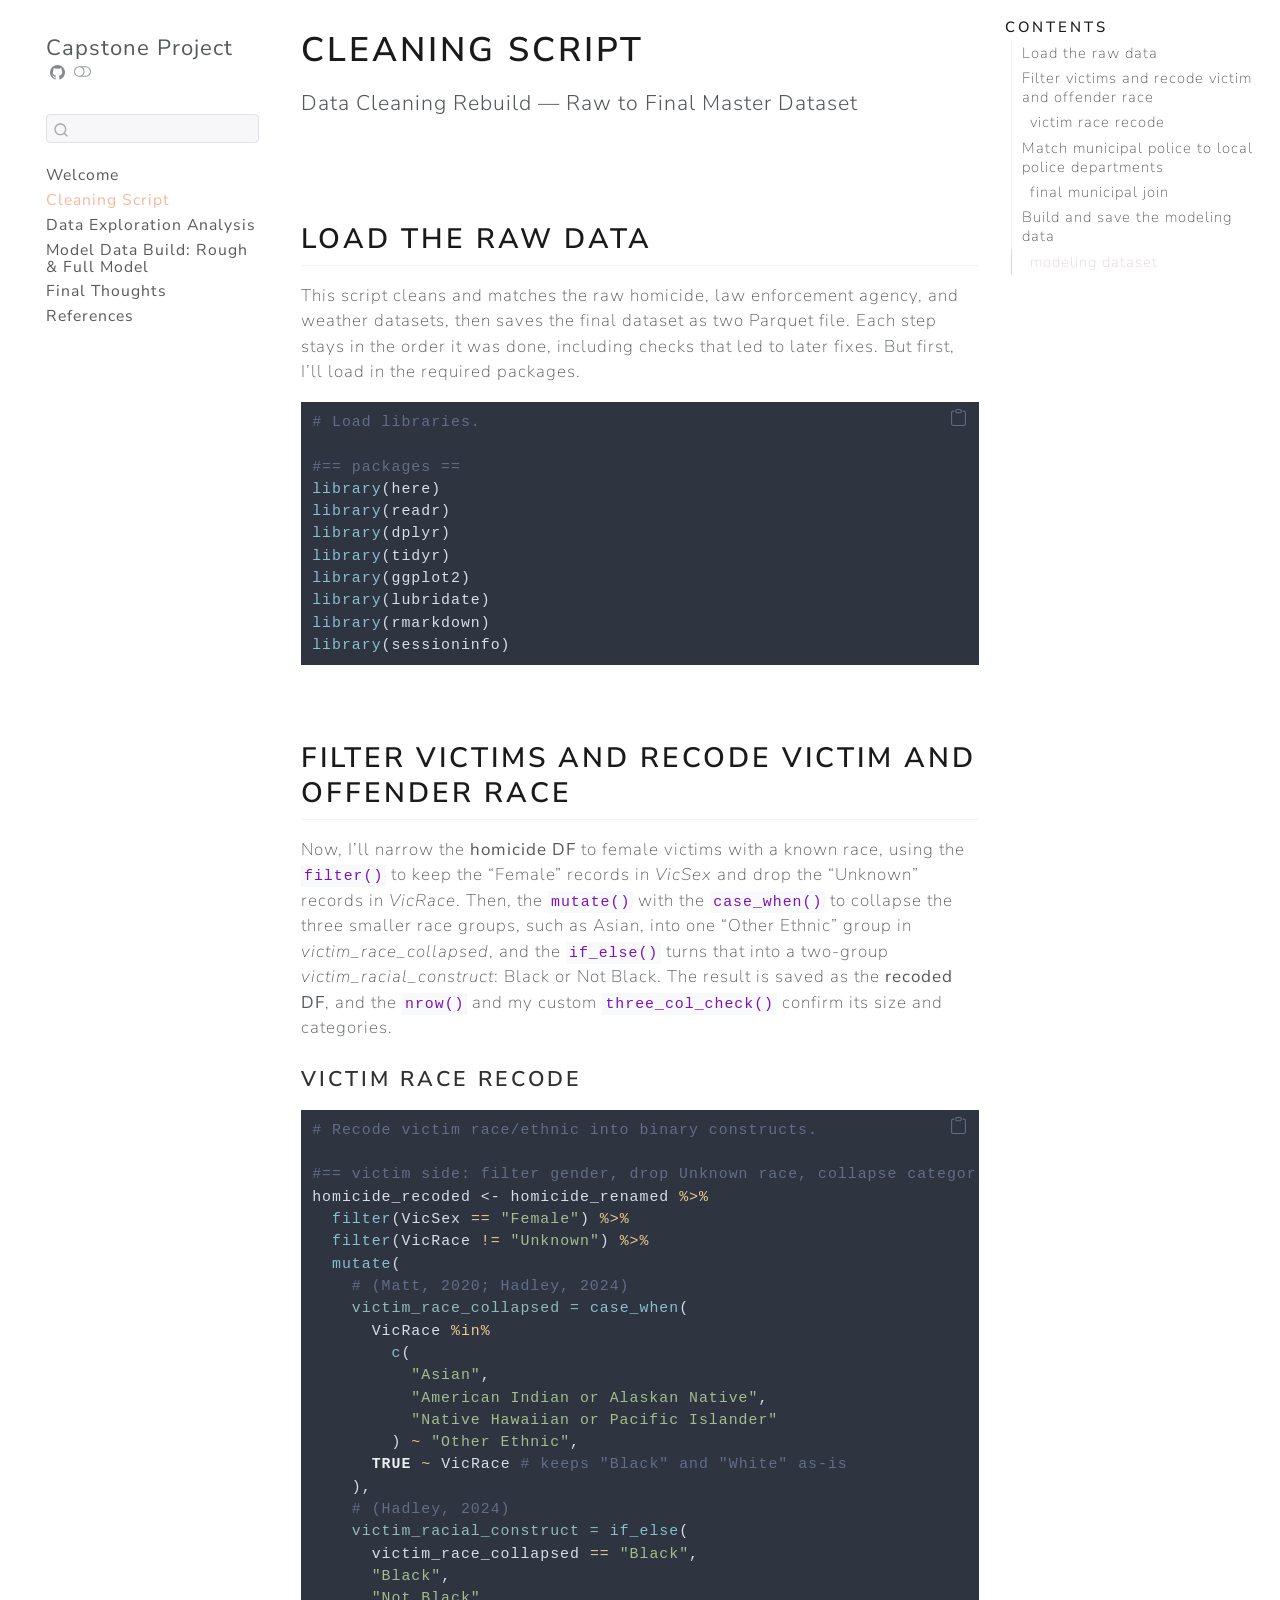
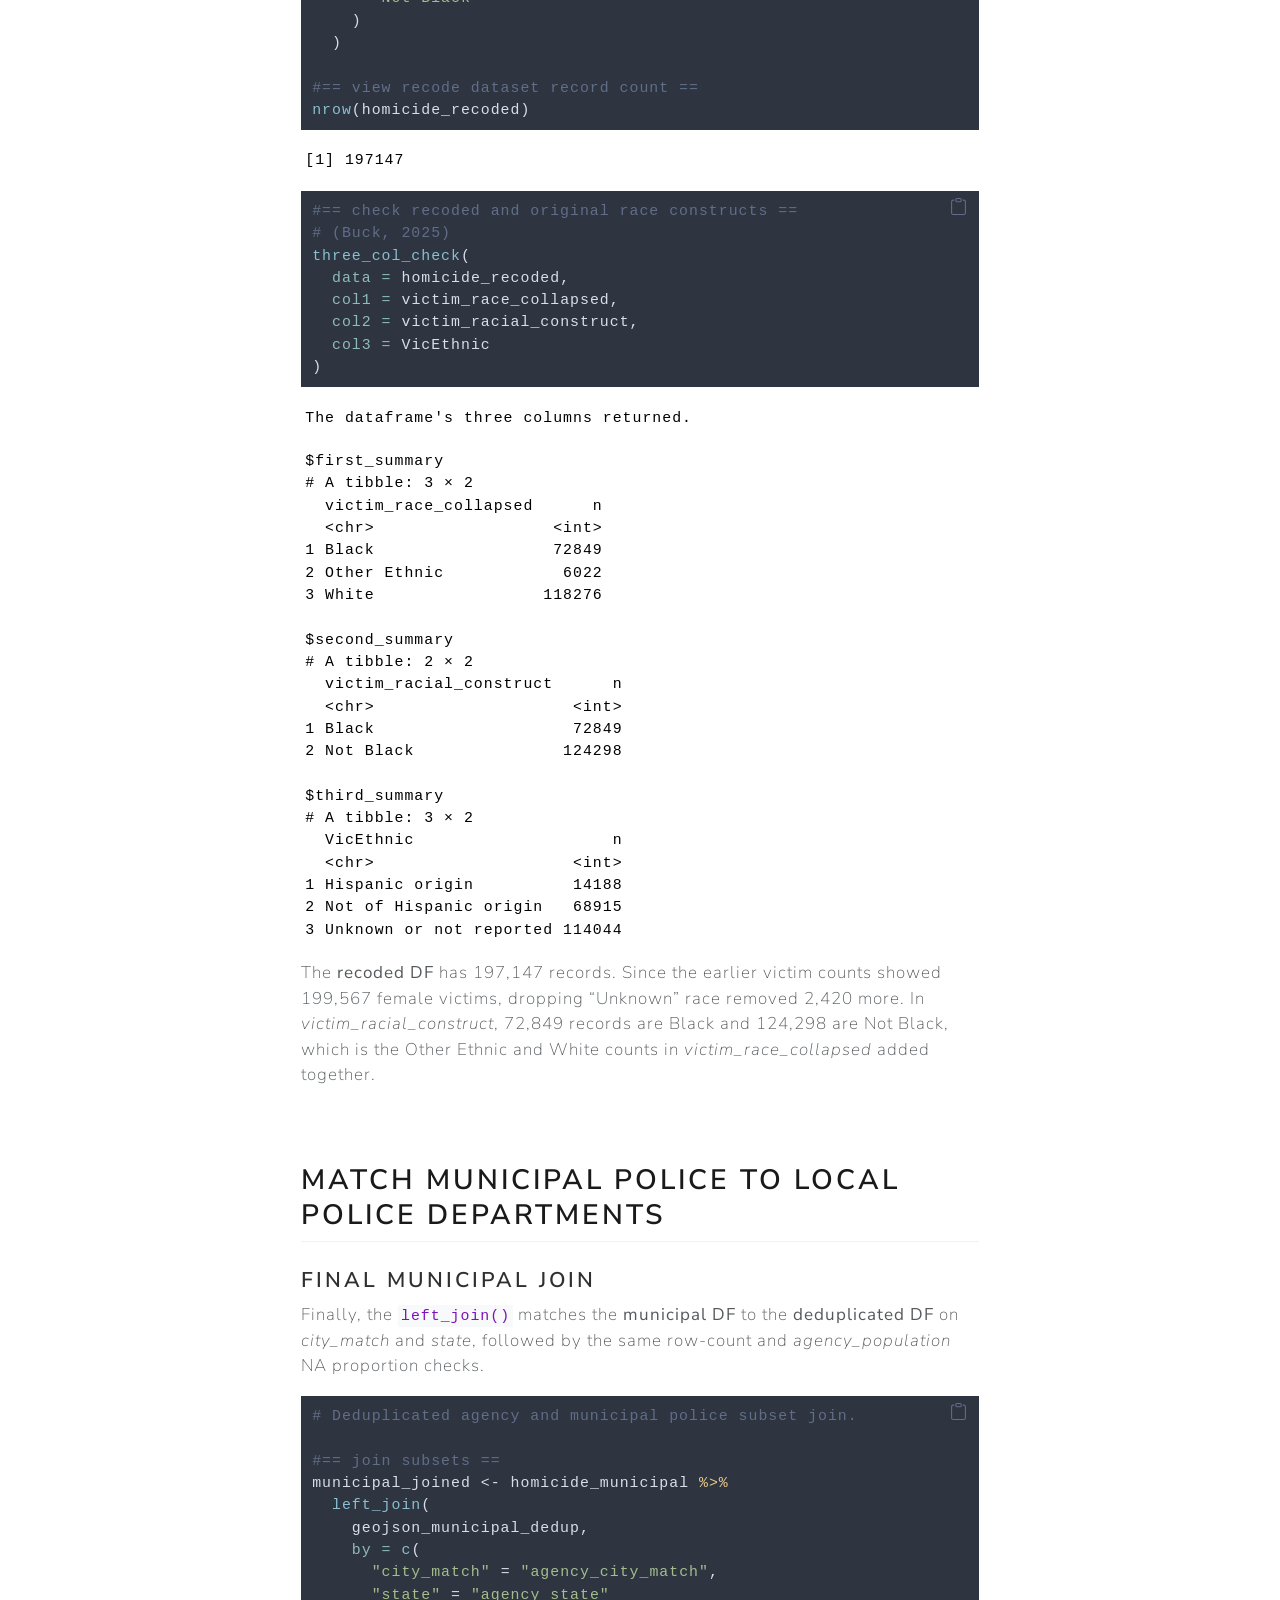
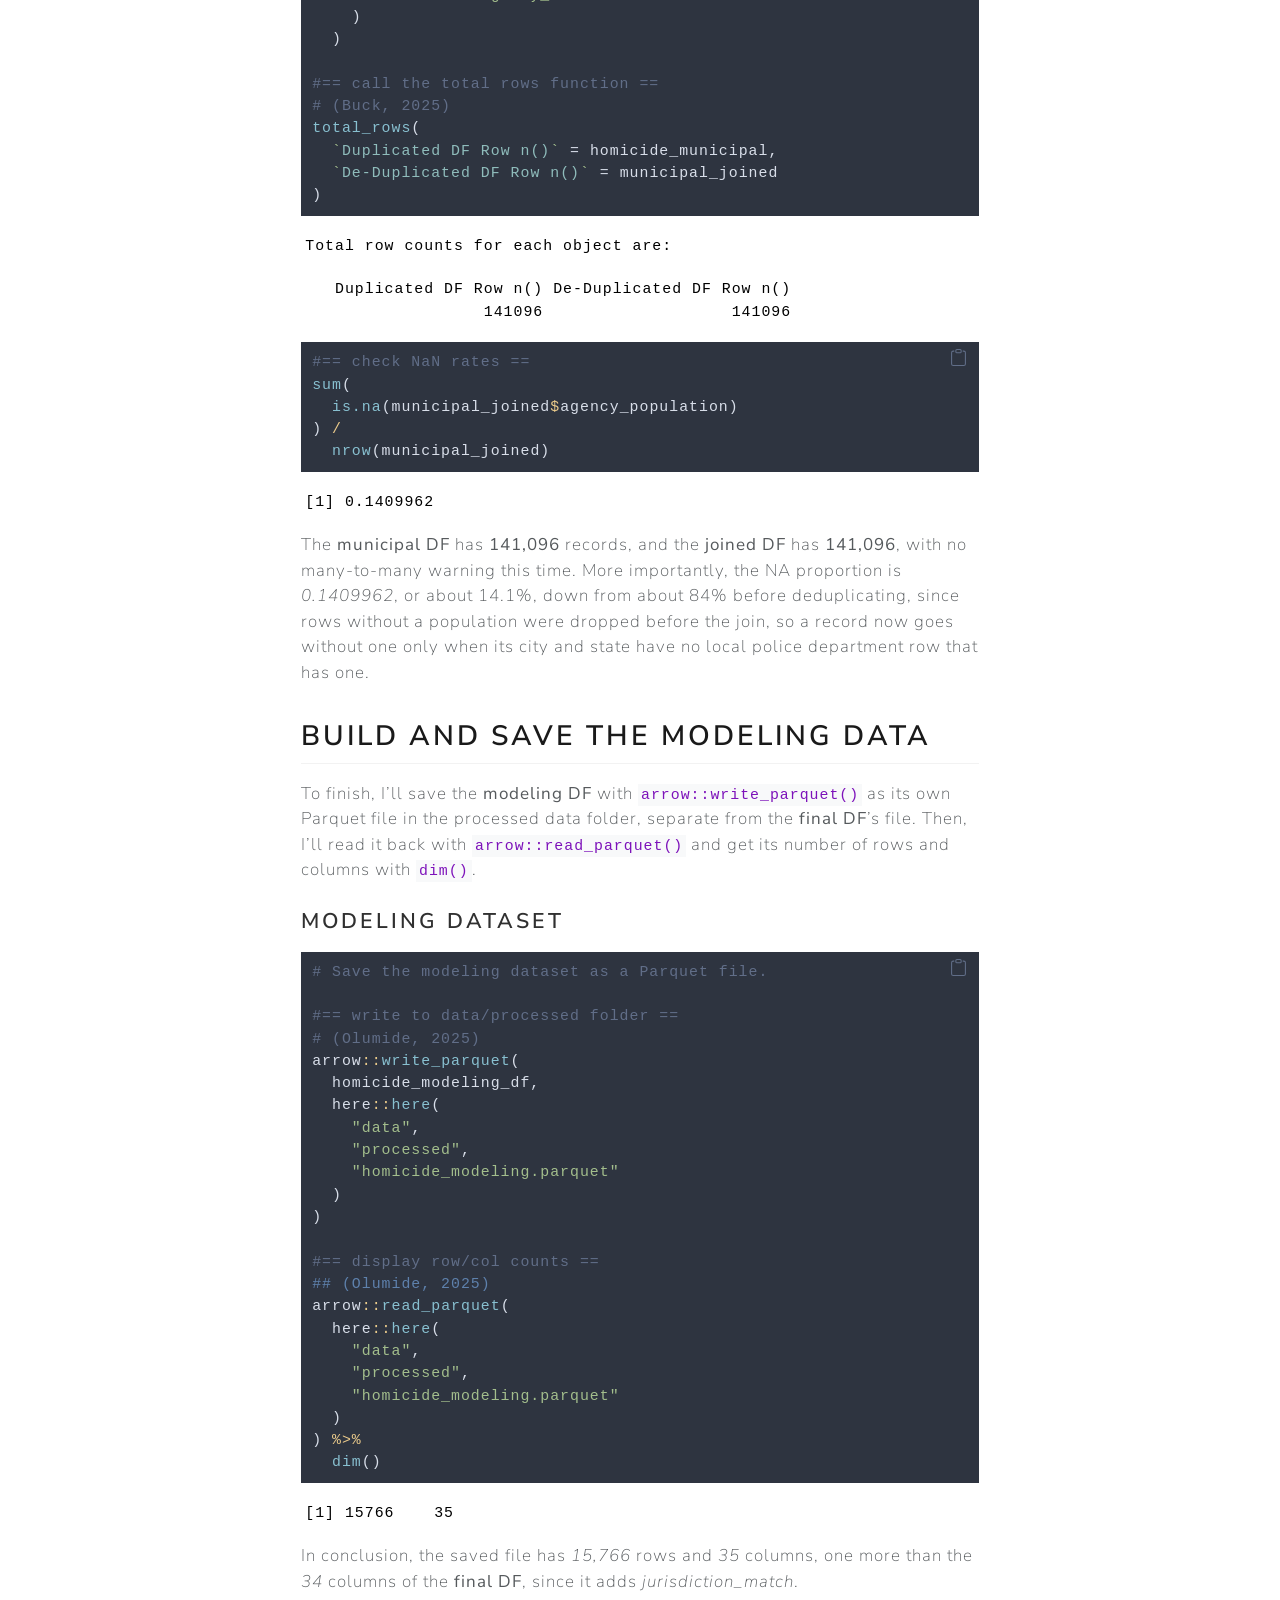
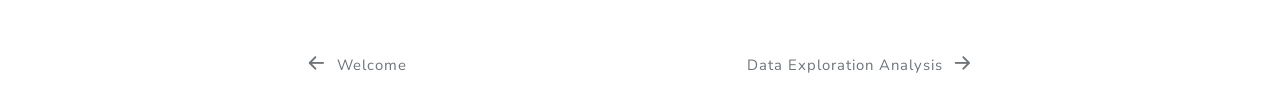
<file: cleaning.html>
<!DOCTYPE html>
<html xmlns="http://www.w3.org/1999/xhtml" lang="en" xml:lang="en"><head>

<meta charset="utf-8">
<meta name="generator" content="quarto-1.7.33">

<meta name="viewport" content="width=device-width, initial-scale=1.0, user-scalable=yes">


<title>Cleaning Script – Capstone Project</title>
<style>
code{white-space: pre-wrap;}
span.smallcaps{font-variant: small-caps;}
div.columns{display: flex; gap: min(4vw, 1.5em);}
div.column{flex: auto; overflow-x: auto;}
div.hanging-indent{margin-left: 1.5em; text-indent: -1.5em;}
ul.task-list{list-style: none;}
ul.task-list li input[type="checkbox"] {
  width: 0.8em;
  margin: 0 0.8em 0.2em -1em; /* quarto-specific, see https://github.com/quarto-dev/quarto-cli/issues/4556 */ 
  vertical-align: middle;
}
/* CSS for syntax highlighting */
html { -webkit-text-size-adjust: 100%; }
pre > code.sourceCode { white-space: pre; position: relative; }
pre > code.sourceCode > span { display: inline-block; line-height: 1.25; }
pre > code.sourceCode > span:empty { height: 1.2em; }
.sourceCode { overflow: visible; }
code.sourceCode > span { color: inherit; text-decoration: inherit; }
div.sourceCode { margin: 1em 0; }
pre.sourceCode { margin: 0; }
@media screen {
div.sourceCode { overflow: auto; }
}
@media print {
pre > code.sourceCode { white-space: pre-wrap; }
pre > code.sourceCode > span { text-indent: -5em; padding-left: 5em; }
}
pre.numberSource code
  { counter-reset: source-line 0; }
pre.numberSource code > span
  { position: relative; left: -4em; counter-increment: source-line; }
pre.numberSource code > span > a:first-child::before
  { content: counter(source-line);
    position: relative; left: -1em; text-align: right; vertical-align: baseline;
    border: none; display: inline-block;
    -webkit-touch-callout: none; -webkit-user-select: none;
    -khtml-user-select: none; -moz-user-select: none;
    -ms-user-select: none; user-select: none;
    padding: 0 4px; width: 4em;
  }
pre.numberSource { margin-left: 3em;  padding-left: 4px; }
div.sourceCode
  {   }
@media screen {
pre > code.sourceCode > span > a:first-child::before { text-decoration: underline; }
}
</style>


<script src="site_libs/quarto-nav/quarto-nav.js"></script>
<script src="site_libs/quarto-nav/headroom.min.js"></script>
<script src="site_libs/clipboard/clipboard.min.js"></script>
<script src="site_libs/quarto-search/autocomplete.umd.js"></script>
<script src="site_libs/quarto-search/fuse.min.js"></script>
<script src="site_libs/quarto-search/quarto-search.js"></script>
<meta name="quarto:offset" content="./">
<link href="./analysis.html" rel="next">
<link href="./index.html" rel="prev">
<script src="site_libs/quarto-html/quarto.js" type="module"></script>
<script src="site_libs/quarto-html/tabsets/tabsets.js" type="module"></script>
<script src="site_libs/quarto-html/popper.min.js"></script>
<script src="site_libs/quarto-html/tippy.umd.min.js"></script>
<script src="site_libs/quarto-html/anchor.min.js"></script>
<link href="site_libs/quarto-html/tippy.css" rel="stylesheet">
<link href="site_libs/quarto-html/quarto-syntax-highlighting-dcbfc9b4997259b7a423ce661e125a10.css" rel="stylesheet" class="quarto-color-scheme" id="quarto-text-highlighting-styles">
<link href="site_libs/quarto-html/quarto-syntax-highlighting-dark-dcbfc9b4997259b7a423ce661e125a10.css" rel="stylesheet" class="quarto-color-scheme quarto-color-alternate" id="quarto-text-highlighting-styles">
<link href="site_libs/quarto-html/quarto-syntax-highlighting-dcbfc9b4997259b7a423ce661e125a10.css" rel="stylesheet" class="quarto-color-scheme-extra" id="quarto-text-highlighting-styles">
<script src="site_libs/bootstrap/bootstrap.min.js"></script>
<link href="site_libs/bootstrap/bootstrap-icons.css" rel="stylesheet">
<link href="site_libs/bootstrap/bootstrap-3e18b3acf60f17f609d210e892373514.min.css" rel="stylesheet" append-hash="true" class="quarto-color-scheme" id="quarto-bootstrap" data-mode="light">
<link href="site_libs/bootstrap/bootstrap-dark-6db67090b17037dfbc1bb68279a7131e.min.css" rel="stylesheet" append-hash="true" class="quarto-color-scheme quarto-color-alternate" id="quarto-bootstrap" data-mode="dark">
<link href="site_libs/bootstrap/bootstrap-3e18b3acf60f17f609d210e892373514.min.css" rel="stylesheet" append-hash="true" class="quarto-color-scheme-extra" id="quarto-bootstrap" data-mode="light">
<script id="quarto-search-options" type="application/json">{
  "location": "sidebar",
  "copy-button": true,
  "collapse-after": 3,
  "panel-placement": "start",
  "type": "textbox",
  "limit": 50,
  "keyboard-shortcut": [
    "f",
    "/",
    "s"
  ],
  "show-item-context": "tree",
  "language": {
    "search-no-results-text": "No results",
    "search-matching-documents-text": "matching documents",
    "search-copy-link-title": "Copy link to search",
    "search-hide-matches-text": "Hide additional matches",
    "search-more-match-text": "more match in this document",
    "search-more-matches-text": "more matches in this document",
    "search-clear-button-title": "Clear",
    "search-text-placeholder": "",
    "search-detached-cancel-button-title": "Cancel",
    "search-submit-button-title": "Submit",
    "search-label": "Search"
  }
}</script>
<style>html{ scroll-behavior: smooth; }</style>


<link rel="stylesheet" href="custom_styles.css">
</head>

<body class="nav-sidebar floating quarto-light"><script id="quarto-html-before-body" type="application/javascript">
    const toggleBodyColorMode = (bsSheetEl) => {
      const mode = bsSheetEl.getAttribute("data-mode");
      const bodyEl = window.document.querySelector("body");
      if (mode === "dark") {
        bodyEl.classList.add("quarto-dark");
        bodyEl.classList.remove("quarto-light");
      } else {
        bodyEl.classList.add("quarto-light");
        bodyEl.classList.remove("quarto-dark");
      }
    }
    const toggleBodyColorPrimary = () => {
      const bsSheetEl = window.document.querySelector("link#quarto-bootstrap:not([rel=disabled-stylesheet])");
      if (bsSheetEl) {
        toggleBodyColorMode(bsSheetEl);
      }
    }
    const setColorSchemeToggle = (alternate) => {
      const toggles = window.document.querySelectorAll('.quarto-color-scheme-toggle');
      for (let i=0; i < toggles.length; i++) {
        const toggle = toggles[i];
        if (toggle) {
          if (alternate) {
            toggle.classList.add("alternate");
          } else {
            toggle.classList.remove("alternate");
          }
        }
      }
    };
    const toggleColorMode = (alternate) => {
      // Switch the stylesheets
      const primaryStylesheets = window.document.querySelectorAll('link.quarto-color-scheme:not(.quarto-color-alternate)');
      const alternateStylesheets = window.document.querySelectorAll('link.quarto-color-scheme.quarto-color-alternate');
      manageTransitions('#quarto-margin-sidebar .nav-link', false);
      if (alternate) {
        // note: dark is layered on light, we don't disable primary!
        enableStylesheet(alternateStylesheets);
        for (const sheetNode of alternateStylesheets) {
          if (sheetNode.id === "quarto-bootstrap") {
            toggleBodyColorMode(sheetNode);
          }
        }
      } else {
        disableStylesheet(alternateStylesheets);
        enableStylesheet(primaryStylesheets)
        toggleBodyColorPrimary();
      }
      manageTransitions('#quarto-margin-sidebar .nav-link', true);
      // Switch the toggles
      setColorSchemeToggle(alternate)
      // Hack to workaround the fact that safari doesn't
      // properly recolor the scrollbar when toggling (#1455)
      if (navigator.userAgent.indexOf('Safari') > 0 && navigator.userAgent.indexOf('Chrome') == -1) {
        manageTransitions("body", false);
        window.scrollTo(0, 1);
        setTimeout(() => {
          window.scrollTo(0, 0);
          manageTransitions("body", true);
        }, 40);
      }
    }
    const disableStylesheet = (stylesheets) => {
      for (let i=0; i < stylesheets.length; i++) {
        const stylesheet = stylesheets[i];
        stylesheet.rel = 'disabled-stylesheet';
      }
    }
    const enableStylesheet = (stylesheets) => {
      for (let i=0; i < stylesheets.length; i++) {
        const stylesheet = stylesheets[i];
        if(stylesheet.rel !== 'stylesheet') { // for Chrome, which will still FOUC without this check
          stylesheet.rel = 'stylesheet';
        }
      }
    }
    const manageTransitions = (selector, allowTransitions) => {
      const els = window.document.querySelectorAll(selector);
      for (let i=0; i < els.length; i++) {
        const el = els[i];
        if (allowTransitions) {
          el.classList.remove('notransition');
        } else {
          el.classList.add('notransition');
        }
      }
    }
    const isFileUrl = () => {
      return window.location.protocol === 'file:';
    }
    const hasAlternateSentinel = () => {
      let styleSentinel = getColorSchemeSentinel();
      if (styleSentinel !== null) {
        return styleSentinel === "alternate";
      } else {
        return false;
      }
    }
    const setStyleSentinel = (alternate) => {
      const value = alternate ? "alternate" : "default";
      if (!isFileUrl()) {
        window.localStorage.setItem("quarto-color-scheme", value);
      } else {
        localAlternateSentinel = value;
      }
    }
    const getColorSchemeSentinel = () => {
      if (!isFileUrl()) {
        const storageValue = window.localStorage.getItem("quarto-color-scheme");
        return storageValue != null ? storageValue : localAlternateSentinel;
      } else {
        return localAlternateSentinel;
      }
    }
    const toggleGiscusIfUsed = (isAlternate, darkModeDefault) => {
      const baseTheme = document.querySelector('#giscus-base-theme')?.value ?? 'light';
      const alternateTheme = document.querySelector('#giscus-alt-theme')?.value ?? 'dark';
      let newTheme = '';
      if(authorPrefersDark) {
        newTheme = isAlternate ? baseTheme : alternateTheme;
      } else {
        newTheme = isAlternate ? alternateTheme : baseTheme;
      }
      const changeGiscusTheme = () => {
        // From: https://github.com/giscus/giscus/issues/336
        const sendMessage = (message) => {
          const iframe = document.querySelector('iframe.giscus-frame');
          if (!iframe) return;
          iframe.contentWindow.postMessage({ giscus: message }, 'https://giscus.app');
        }
        sendMessage({
          setConfig: {
            theme: newTheme
          }
        });
      }
      const isGiscussLoaded = window.document.querySelector('iframe.giscus-frame') !== null;
      if (isGiscussLoaded) {
        changeGiscusTheme();
      }
    };
    const authorPrefersDark = false;
    const darkModeDefault = authorPrefersDark;
      document.querySelector('link#quarto-text-highlighting-styles.quarto-color-scheme-extra').rel = 'disabled-stylesheet';
      document.querySelector('link#quarto-bootstrap.quarto-color-scheme-extra').rel = 'disabled-stylesheet';
    let localAlternateSentinel = darkModeDefault ? 'alternate' : 'default';
    // Dark / light mode switch
    window.quartoToggleColorScheme = () => {
      // Read the current dark / light value
      let toAlternate = !hasAlternateSentinel();
      toggleColorMode(toAlternate);
      setStyleSentinel(toAlternate);
      toggleGiscusIfUsed(toAlternate, darkModeDefault);
      window.dispatchEvent(new Event('resize'));
    };
    // Switch to dark mode if need be
    if (hasAlternateSentinel()) {
      toggleColorMode(true);
    } else {
      toggleColorMode(false);
    }
  </script>

<div id="quarto-search-results"></div>
  <header id="quarto-header" class="headroom fixed-top">
  <nav class="quarto-secondary-nav">
    <div class="container-fluid d-flex">
      <button type="button" class="quarto-btn-toggle btn" data-bs-toggle="collapse" role="button" data-bs-target=".quarto-sidebar-collapse-item" aria-controls="quarto-sidebar" aria-expanded="false" aria-label="Toggle sidebar navigation" onclick="if (window.quartoToggleHeadroom) { window.quartoToggleHeadroom(); }">
        <i class="bi bi-layout-text-sidebar-reverse"></i>
      </button>
        <nav class="quarto-page-breadcrumbs" aria-label="breadcrumb"><ol class="breadcrumb"><li class="breadcrumb-item"><a href="./cleaning.html">Cleaning Script</a></li></ol></nav>
        <a class="flex-grow-1" role="navigation" data-bs-toggle="collapse" data-bs-target=".quarto-sidebar-collapse-item" aria-controls="quarto-sidebar" aria-expanded="false" aria-label="Toggle sidebar navigation" onclick="if (window.quartoToggleHeadroom) { window.quartoToggleHeadroom(); }">      
        </a>
      <button type="button" class="btn quarto-search-button" aria-label="Search" onclick="window.quartoOpenSearch();">
        <i class="bi bi-search"></i>
      </button>
    </div>
  </nav>
</header>
<!-- content -->
<div id="quarto-content" class="quarto-container page-columns page-rows-contents page-layout-full">
<!-- sidebar -->
  <nav id="quarto-sidebar" class="sidebar collapse collapse-horizontal quarto-sidebar-collapse-item sidebar-navigation floating overflow-auto">
    <div class="pt-lg-2 mt-2 text-left sidebar-header">
    <div class="sidebar-title mb-0 py-0">
      <a href="./">Capstone Project</a> 
        <div class="sidebar-tools-main">
    <a href="https://github.com/MarcellaHarr/wgud502-capstone" title="Source Code" class="quarto-navigation-tool px-1" aria-label="Source Code"><i class="bi bi-github"></i></a>
  <a href="" class="quarto-color-scheme-toggle quarto-navigation-tool  px-1" onclick="window.quartoToggleColorScheme(); return false;" title="Toggle dark mode"><i class="bi"></i></a>
</div>
    </div>
      </div>
        <div class="mt-2 flex-shrink-0 align-items-center">
        <div class="sidebar-search">
        <div id="quarto-search" class="" title="Search"></div>
        </div>
        </div>
    <div class="sidebar-menu-container"> 
    <ul class="list-unstyled mt-1">
        <li class="sidebar-item">
  <div class="sidebar-item-container"> 
  <a href="./index.html" class="sidebar-item-text sidebar-link">
 <span class="menu-text">Welcome</span></a>
  </div>
</li>
        <li class="sidebar-item">
  <div class="sidebar-item-container"> 
  <a href="./cleaning.html" class="sidebar-item-text sidebar-link active">
 <span class="menu-text">Cleaning Script</span></a>
  </div>
</li>
        <li class="sidebar-item">
  <div class="sidebar-item-container"> 
  <a href="./analysis.html" class="sidebar-item-text sidebar-link">
 <span class="menu-text">Data Exploration Analysis</span></a>
  </div>
</li>
        <li class="sidebar-item">
  <div class="sidebar-item-container"> 
  <a href="./modeling.html" class="sidebar-item-text sidebar-link">
 <span class="menu-text">Model Data Build: Rough &amp; Full Model</span></a>
  </div>
</li>
        <li class="sidebar-item">
  <div class="sidebar-item-container"> 
  <a href="./thoughts.html" class="sidebar-item-text sidebar-link">
 <span class="menu-text">Final Thoughts</span></a>
  </div>
</li>
        <li class="sidebar-item">
  <div class="sidebar-item-container"> 
  <a href="./references.html" class="sidebar-item-text sidebar-link">
 <span class="menu-text">References</span></a>
  </div>
</li>
    </ul>
    </div>
</nav>
<div id="quarto-sidebar-glass" class="quarto-sidebar-collapse-item" data-bs-toggle="collapse" data-bs-target=".quarto-sidebar-collapse-item"></div>
<!-- margin-sidebar -->
    <div id="quarto-margin-sidebar" class="sidebar margin-sidebar">
        <nav id="TOC" role="doc-toc" class="toc-active" data-toc-expanded="2">
    <h2 id="toc-title">Contents</h2>
   
  <ul>
  <li><a href="#load-the-raw-data" id="toc-load-the-raw-data" class="nav-link active" data-scroll-target="#load-the-raw-data">Load the raw data</a></li>
  <li><a href="#filter-victims-and-recode-victim-and-offender-race" id="toc-filter-victims-and-recode-victim-and-offender-race" class="nav-link" data-scroll-target="#filter-victims-and-recode-victim-and-offender-race">Filter victims and recode victim and offender race</a>
  <ul>
  <li><a href="#victim-race-recode" id="toc-victim-race-recode" class="nav-link" data-scroll-target="#victim-race-recode">victim race recode</a></li>
  </ul></li>
  <li><a href="#match-municipal-police-to-local-police-departments" id="toc-match-municipal-police-to-local-police-departments" class="nav-link" data-scroll-target="#match-municipal-police-to-local-police-departments">Match municipal police to local police departments</a>
  <ul>
  <li><a href="#final-municipal-join" id="toc-final-municipal-join" class="nav-link" data-scroll-target="#final-municipal-join">final municipal join</a></li>
  </ul></li>
  <li><a href="#build-and-save-the-modeling-data" id="toc-build-and-save-the-modeling-data" class="nav-link" data-scroll-target="#build-and-save-the-modeling-data">Build and save the modeling data</a>
  <ul>
  <li><a href="#modeling-dataset" id="toc-modeling-dataset" class="nav-link" data-scroll-target="#modeling-dataset">modeling dataset</a></li>
  </ul></li>
  </ul>
</nav>
    </div>
<!-- main -->
<main class="content column-body" id="quarto-document-content">


<header id="title-block-header" class="quarto-title-block default">
<div class="quarto-title">
<h1 class="title">Cleaning Script</h1>
</div>



<div class="quarto-title-meta column-body">

    
  
    
  </div>
  


</header>


<div class="lead">
<p>Data Cleaning Rebuild — Raw to Final Master Dataset</p>
</div>
<p><br></p>
<p><br></p>
<section id="load-the-raw-data" class="level2">
<h2 class="anchored" data-anchor-id="load-the-raw-data">Load the raw data</h2>
<p>This script cleans and matches the raw homicide, law enforcement agency, and weather datasets, then saves the final dataset as two Parquet file. Each step stays in the order it was done, including checks that led to later fixes. But first, I’ll load in the required packages.</p>
<div class="cell">
<div class="sourceCode cell-code" id="cb1"><pre class="sourceCode r code-with-copy"><code class="sourceCode r"><span id="cb1-1"><a href="#cb1-1" aria-hidden="true" tabindex="-1"></a><span class="co"># Load libraries.</span></span>
<span id="cb1-2"><a href="#cb1-2" aria-hidden="true" tabindex="-1"></a></span>
<span id="cb1-3"><a href="#cb1-3" aria-hidden="true" tabindex="-1"></a><span class="co">#== packages ==</span></span>
<span id="cb1-4"><a href="#cb1-4" aria-hidden="true" tabindex="-1"></a><span class="fu">library</span>(here)</span>
<span id="cb1-5"><a href="#cb1-5" aria-hidden="true" tabindex="-1"></a><span class="fu">library</span>(readr)</span>
<span id="cb1-6"><a href="#cb1-6" aria-hidden="true" tabindex="-1"></a><span class="fu">library</span>(dplyr)</span>
<span id="cb1-7"><a href="#cb1-7" aria-hidden="true" tabindex="-1"></a><span class="fu">library</span>(tidyr)</span>
<span id="cb1-8"><a href="#cb1-8" aria-hidden="true" tabindex="-1"></a><span class="fu">library</span>(ggplot2)</span>
<span id="cb1-9"><a href="#cb1-9" aria-hidden="true" tabindex="-1"></a><span class="fu">library</span>(lubridate)</span>
<span id="cb1-10"><a href="#cb1-10" aria-hidden="true" tabindex="-1"></a><span class="fu">library</span>(rmarkdown)</span>
<span id="cb1-11"><a href="#cb1-11" aria-hidden="true" tabindex="-1"></a><span class="fu">library</span>(sessioninfo)</span></code><button title="Copy to Clipboard" class="code-copy-button"><i class="bi"></i></button></pre></div>
</div>
<p><br></p>
</section>
<section id="filter-victims-and-recode-victim-and-offender-race" class="level2">
<h2 class="anchored" data-anchor-id="filter-victims-and-recode-victim-and-offender-race">Filter victims and recode victim and offender race</h2>
<p>Now, I’ll narrow the <strong>homicide DF</strong> to female victims with a known race, using the <code>filter()</code> to keep the “Female” records in <em>VicSex</em> and drop the “Unknown” records in <em>VicRace</em>. Then, the <code>mutate()</code> with the <code>case_when()</code> to collapse the three smaller race groups, such as Asian, into one “Other Ethnic” group in <em>victim_race_collapsed</em>, and the <code>if_else()</code> turns that into a two-group <em>victim_racial_construct</em>: Black or Not Black. The result is saved as the <strong>recoded DF</strong>, and the <code>nrow()</code> and my custom <code>three_col_check()</code> confirm its size and categories.</p>
<section id="victim-race-recode" class="level4">
<h4 class="anchored" data-anchor-id="victim-race-recode">victim race recode</h4>
<div class="cell">
<div class="sourceCode cell-code" id="cb2"><pre class="sourceCode r code-with-copy"><code class="sourceCode r"><span id="cb2-1"><a href="#cb2-1" aria-hidden="true" tabindex="-1"></a><span class="co"># Recode victim race/ethnic into binary constructs.</span></span>
<span id="cb2-2"><a href="#cb2-2" aria-hidden="true" tabindex="-1"></a></span>
<span id="cb2-3"><a href="#cb2-3" aria-hidden="true" tabindex="-1"></a><span class="co">#== victim side: filter gender, drop Unknown race, collapse categories, binary-encode ==</span></span>
<span id="cb2-4"><a href="#cb2-4" aria-hidden="true" tabindex="-1"></a>homicide_recoded <span class="ot">&lt;-</span> homicide_renamed <span class="sc">%&gt;%</span></span>
<span id="cb2-5"><a href="#cb2-5" aria-hidden="true" tabindex="-1"></a>  <span class="fu">filter</span>(VicSex <span class="sc">==</span> <span class="st">"Female"</span>) <span class="sc">%&gt;%</span></span>
<span id="cb2-6"><a href="#cb2-6" aria-hidden="true" tabindex="-1"></a>  <span class="fu">filter</span>(VicRace <span class="sc">!=</span> <span class="st">"Unknown"</span>) <span class="sc">%&gt;%</span></span>
<span id="cb2-7"><a href="#cb2-7" aria-hidden="true" tabindex="-1"></a>  <span class="fu">mutate</span>(</span>
<span id="cb2-8"><a href="#cb2-8" aria-hidden="true" tabindex="-1"></a>    <span class="co"># (Matt, 2020; Hadley, 2024)</span></span>
<span id="cb2-9"><a href="#cb2-9" aria-hidden="true" tabindex="-1"></a>    <span class="at">victim_race_collapsed =</span> <span class="fu">case_when</span>(</span>
<span id="cb2-10"><a href="#cb2-10" aria-hidden="true" tabindex="-1"></a>      VicRace <span class="sc">%in%</span></span>
<span id="cb2-11"><a href="#cb2-11" aria-hidden="true" tabindex="-1"></a>        <span class="fu">c</span>(</span>
<span id="cb2-12"><a href="#cb2-12" aria-hidden="true" tabindex="-1"></a>          <span class="st">"Asian"</span>,</span>
<span id="cb2-13"><a href="#cb2-13" aria-hidden="true" tabindex="-1"></a>          <span class="st">"American Indian or Alaskan Native"</span>,</span>
<span id="cb2-14"><a href="#cb2-14" aria-hidden="true" tabindex="-1"></a>          <span class="st">"Native Hawaiian or Pacific Islander"</span></span>
<span id="cb2-15"><a href="#cb2-15" aria-hidden="true" tabindex="-1"></a>        ) <span class="sc">~</span> <span class="st">"Other Ethnic"</span>,</span>
<span id="cb2-16"><a href="#cb2-16" aria-hidden="true" tabindex="-1"></a>      <span class="cn">TRUE</span> <span class="sc">~</span> VicRace <span class="co"># keeps "Black" and "White" as-is</span></span>
<span id="cb2-17"><a href="#cb2-17" aria-hidden="true" tabindex="-1"></a>    ),</span>
<span id="cb2-18"><a href="#cb2-18" aria-hidden="true" tabindex="-1"></a>    <span class="co"># (Hadley, 2024)</span></span>
<span id="cb2-19"><a href="#cb2-19" aria-hidden="true" tabindex="-1"></a>    <span class="at">victim_racial_construct =</span> <span class="fu">if_else</span>(</span>
<span id="cb2-20"><a href="#cb2-20" aria-hidden="true" tabindex="-1"></a>      victim_race_collapsed <span class="sc">==</span> <span class="st">"Black"</span>,</span>
<span id="cb2-21"><a href="#cb2-21" aria-hidden="true" tabindex="-1"></a>      <span class="st">"Black"</span>,</span>
<span id="cb2-22"><a href="#cb2-22" aria-hidden="true" tabindex="-1"></a>      <span class="st">"Not Black"</span></span>
<span id="cb2-23"><a href="#cb2-23" aria-hidden="true" tabindex="-1"></a>    )</span>
<span id="cb2-24"><a href="#cb2-24" aria-hidden="true" tabindex="-1"></a>  )</span>
<span id="cb2-25"><a href="#cb2-25" aria-hidden="true" tabindex="-1"></a></span>
<span id="cb2-26"><a href="#cb2-26" aria-hidden="true" tabindex="-1"></a><span class="co">#== view recode dataset record count ==</span></span>
<span id="cb2-27"><a href="#cb2-27" aria-hidden="true" tabindex="-1"></a><span class="fu">nrow</span>(homicide_recoded)</span></code><button title="Copy to Clipboard" class="code-copy-button"><i class="bi"></i></button></pre></div>
<div class="cell-output cell-output-stdout">
<pre><code>[1] 197147</code></pre>
</div>
<div class="sourceCode cell-code" id="cb4"><pre class="sourceCode r code-with-copy"><code class="sourceCode r"><span id="cb4-1"><a href="#cb4-1" aria-hidden="true" tabindex="-1"></a><span class="co">#== check recoded and original race constructs ==</span></span>
<span id="cb4-2"><a href="#cb4-2" aria-hidden="true" tabindex="-1"></a><span class="co"># (Buck, 2025)</span></span>
<span id="cb4-3"><a href="#cb4-3" aria-hidden="true" tabindex="-1"></a><span class="fu">three_col_check</span>(</span>
<span id="cb4-4"><a href="#cb4-4" aria-hidden="true" tabindex="-1"></a>  <span class="at">data =</span> homicide_recoded,</span>
<span id="cb4-5"><a href="#cb4-5" aria-hidden="true" tabindex="-1"></a>  <span class="at">col1 =</span> victim_race_collapsed,</span>
<span id="cb4-6"><a href="#cb4-6" aria-hidden="true" tabindex="-1"></a>  <span class="at">col2 =</span> victim_racial_construct,</span>
<span id="cb4-7"><a href="#cb4-7" aria-hidden="true" tabindex="-1"></a>  <span class="at">col3 =</span> VicEthnic</span>
<span id="cb4-8"><a href="#cb4-8" aria-hidden="true" tabindex="-1"></a>)</span></code><button title="Copy to Clipboard" class="code-copy-button"><i class="bi"></i></button></pre></div>
<div class="cell-output cell-output-stdout">
<pre><code>The dataframe's three columns returned.</code></pre>
</div>
<div class="cell-output cell-output-stdout">
<pre><code>$first_summary
# A tibble: 3 × 2
  victim_race_collapsed      n
  &lt;chr&gt;                  &lt;int&gt;
1 Black                  72849
2 Other Ethnic            6022
3 White                 118276

$second_summary
# A tibble: 2 × 2
  victim_racial_construct      n
  &lt;chr&gt;                    &lt;int&gt;
1 Black                    72849
2 Not Black               124298

$third_summary
# A tibble: 3 × 2
  VicEthnic                    n
  &lt;chr&gt;                    &lt;int&gt;
1 Hispanic origin          14188
2 Not of Hispanic origin   68915
3 Unknown or not reported 114044</code></pre>
</div>
</div>
<p>The <strong>recoded DF</strong> has 197,147 records. Since the earlier victim counts showed 199,567 female victims, dropping “Unknown” race removed 2,420 more. In <em>victim_racial_construct</em>, 72,849 records are Black and 124,298 are Not Black, which is the Other Ethnic and White counts in <em>victim_race_collapsed</em> added together.</p>
<p><br></p>
</section>
</section>
<section id="match-municipal-police-to-local-police-departments" class="level2">
<h2 class="anchored" data-anchor-id="match-municipal-police-to-local-police-departments">Match municipal police to local police departments</h2>
<section id="final-municipal-join" class="level4">
<h4 class="anchored" data-anchor-id="final-municipal-join">final municipal join</h4>
<p>Finally, the <code>left_join()</code> matches the <strong>municipal DF</strong> to the <strong>deduplicated DF</strong> on <em>city_match</em> and <em>state</em>, followed by the same row-count and <em>agency_population</em> NA proportion checks.</p>
<div class="cell">
<div class="sourceCode cell-code" id="cb7"><pre class="sourceCode r code-with-copy"><code class="sourceCode r"><span id="cb7-1"><a href="#cb7-1" aria-hidden="true" tabindex="-1"></a><span class="co"># Deduplicated agency and municipal police subset join.</span></span>
<span id="cb7-2"><a href="#cb7-2" aria-hidden="true" tabindex="-1"></a></span>
<span id="cb7-3"><a href="#cb7-3" aria-hidden="true" tabindex="-1"></a><span class="co">#== join subsets ==</span></span>
<span id="cb7-4"><a href="#cb7-4" aria-hidden="true" tabindex="-1"></a>municipal_joined <span class="ot">&lt;-</span> homicide_municipal <span class="sc">%&gt;%</span></span>
<span id="cb7-5"><a href="#cb7-5" aria-hidden="true" tabindex="-1"></a>  <span class="fu">left_join</span>(</span>
<span id="cb7-6"><a href="#cb7-6" aria-hidden="true" tabindex="-1"></a>    geojson_municipal_dedup,</span>
<span id="cb7-7"><a href="#cb7-7" aria-hidden="true" tabindex="-1"></a>    <span class="at">by =</span> <span class="fu">c</span>(</span>
<span id="cb7-8"><a href="#cb7-8" aria-hidden="true" tabindex="-1"></a>      <span class="st">"city_match"</span> <span class="ot">=</span> <span class="st">"agency_city_match"</span>,</span>
<span id="cb7-9"><a href="#cb7-9" aria-hidden="true" tabindex="-1"></a>      <span class="st">"state"</span> <span class="ot">=</span> <span class="st">"agency_state"</span></span>
<span id="cb7-10"><a href="#cb7-10" aria-hidden="true" tabindex="-1"></a>    )</span>
<span id="cb7-11"><a href="#cb7-11" aria-hidden="true" tabindex="-1"></a>  )</span>
<span id="cb7-12"><a href="#cb7-12" aria-hidden="true" tabindex="-1"></a></span>
<span id="cb7-13"><a href="#cb7-13" aria-hidden="true" tabindex="-1"></a><span class="co">#== call the total rows function ==</span></span>
<span id="cb7-14"><a href="#cb7-14" aria-hidden="true" tabindex="-1"></a><span class="co"># (Buck, 2025)</span></span>
<span id="cb7-15"><a href="#cb7-15" aria-hidden="true" tabindex="-1"></a><span class="fu">total_rows</span>(</span>
<span id="cb7-16"><a href="#cb7-16" aria-hidden="true" tabindex="-1"></a>  <span class="st">`</span><span class="at">Duplicated DF Row n()</span><span class="st">`</span> <span class="ot">=</span> homicide_municipal,</span>
<span id="cb7-17"><a href="#cb7-17" aria-hidden="true" tabindex="-1"></a>  <span class="st">`</span><span class="at">De-Duplicated DF Row n()</span><span class="st">`</span> <span class="ot">=</span> municipal_joined</span>
<span id="cb7-18"><a href="#cb7-18" aria-hidden="true" tabindex="-1"></a>)</span></code><button title="Copy to Clipboard" class="code-copy-button"><i class="bi"></i></button></pre></div>
<div class="cell-output cell-output-stdout">
<pre><code>Total row counts for each object are: </code></pre>
</div>
<div class="cell-output cell-output-stdout">
<pre><code>   Duplicated DF Row n() De-Duplicated DF Row n() 
                  141096                   141096 </code></pre>
</div>
<div class="sourceCode cell-code" id="cb10"><pre class="sourceCode r code-with-copy"><code class="sourceCode r"><span id="cb10-1"><a href="#cb10-1" aria-hidden="true" tabindex="-1"></a><span class="co">#== check NaN rates ==</span></span>
<span id="cb10-2"><a href="#cb10-2" aria-hidden="true" tabindex="-1"></a><span class="fu">sum</span>(</span>
<span id="cb10-3"><a href="#cb10-3" aria-hidden="true" tabindex="-1"></a>  <span class="fu">is.na</span>(municipal_joined<span class="sc">$</span>agency_population)</span>
<span id="cb10-4"><a href="#cb10-4" aria-hidden="true" tabindex="-1"></a>) <span class="sc">/</span></span>
<span id="cb10-5"><a href="#cb10-5" aria-hidden="true" tabindex="-1"></a>  <span class="fu">nrow</span>(municipal_joined)</span></code><button title="Copy to Clipboard" class="code-copy-button"><i class="bi"></i></button></pre></div>
<div class="cell-output cell-output-stdout">
<pre><code>[1] 0.1409962</code></pre>
</div>
</div>
<p>The <strong>municipal DF</strong> has <strong>141,096</strong> records, and the <strong>joined DF</strong> has <strong>141,096</strong>, with no many-to-many warning this time. More importantly, the NA proportion is <em>0.1409962</em>, or about 14.1%, down from about 84% before deduplicating, since rows without a population were dropped before the join, so a record now goes without one only when its city and state have no local police department row that has one.</p>
</section>
</section>
<section id="build-and-save-the-modeling-data" class="level2">
<h2 class="anchored" data-anchor-id="build-and-save-the-modeling-data">Build and save the modeling data</h2>
<p>To finish, I’ll save the <strong>modeling DF</strong> with <code>arrow::write_parquet()</code> as its own Parquet file in the processed data folder, separate from the <strong>final DF</strong>’s file. Then, I’ll read it back with <code>arrow::read_parquet()</code> and get its number of rows and columns with <code>dim()</code>.</p>
<section id="modeling-dataset" class="level4">
<h4 class="anchored" data-anchor-id="modeling-dataset">modeling dataset</h4>
<div class="cell">
<div class="sourceCode cell-code" id="cb12"><pre class="sourceCode r code-with-copy"><code class="sourceCode r"><span id="cb12-1"><a href="#cb12-1" aria-hidden="true" tabindex="-1"></a><span class="co"># Save the modeling dataset as a Parquet file.</span></span>
<span id="cb12-2"><a href="#cb12-2" aria-hidden="true" tabindex="-1"></a></span>
<span id="cb12-3"><a href="#cb12-3" aria-hidden="true" tabindex="-1"></a><span class="co">#== write to data/processed folder ==</span></span>
<span id="cb12-4"><a href="#cb12-4" aria-hidden="true" tabindex="-1"></a><span class="co"># (Olumide, 2025)</span></span>
<span id="cb12-5"><a href="#cb12-5" aria-hidden="true" tabindex="-1"></a>arrow<span class="sc">::</span><span class="fu">write_parquet</span>(</span>
<span id="cb12-6"><a href="#cb12-6" aria-hidden="true" tabindex="-1"></a>  homicide_modeling_df,</span>
<span id="cb12-7"><a href="#cb12-7" aria-hidden="true" tabindex="-1"></a>  here<span class="sc">::</span><span class="fu">here</span>(</span>
<span id="cb12-8"><a href="#cb12-8" aria-hidden="true" tabindex="-1"></a>    <span class="st">"data"</span>,</span>
<span id="cb12-9"><a href="#cb12-9" aria-hidden="true" tabindex="-1"></a>    <span class="st">"processed"</span>,</span>
<span id="cb12-10"><a href="#cb12-10" aria-hidden="true" tabindex="-1"></a>    <span class="st">"homicide_modeling.parquet"</span></span>
<span id="cb12-11"><a href="#cb12-11" aria-hidden="true" tabindex="-1"></a>  )</span>
<span id="cb12-12"><a href="#cb12-12" aria-hidden="true" tabindex="-1"></a>)</span>
<span id="cb12-13"><a href="#cb12-13" aria-hidden="true" tabindex="-1"></a></span>
<span id="cb12-14"><a href="#cb12-14" aria-hidden="true" tabindex="-1"></a><span class="co">#== display row/col counts ==</span></span>
<span id="cb12-15"><a href="#cb12-15" aria-hidden="true" tabindex="-1"></a><span class="do">## (Olumide, 2025)</span></span>
<span id="cb12-16"><a href="#cb12-16" aria-hidden="true" tabindex="-1"></a>arrow<span class="sc">::</span><span class="fu">read_parquet</span>(</span>
<span id="cb12-17"><a href="#cb12-17" aria-hidden="true" tabindex="-1"></a>  here<span class="sc">::</span><span class="fu">here</span>(</span>
<span id="cb12-18"><a href="#cb12-18" aria-hidden="true" tabindex="-1"></a>    <span class="st">"data"</span>,</span>
<span id="cb12-19"><a href="#cb12-19" aria-hidden="true" tabindex="-1"></a>    <span class="st">"processed"</span>,</span>
<span id="cb12-20"><a href="#cb12-20" aria-hidden="true" tabindex="-1"></a>    <span class="st">"homicide_modeling.parquet"</span></span>
<span id="cb12-21"><a href="#cb12-21" aria-hidden="true" tabindex="-1"></a>  )</span>
<span id="cb12-22"><a href="#cb12-22" aria-hidden="true" tabindex="-1"></a>) <span class="sc">%&gt;%</span></span>
<span id="cb12-23"><a href="#cb12-23" aria-hidden="true" tabindex="-1"></a>  <span class="fu">dim</span>()</span></code><button title="Copy to Clipboard" class="code-copy-button"><i class="bi"></i></button></pre></div>
<div class="cell-output cell-output-stdout">
<pre><code>[1] 15766    35</code></pre>
</div>
</div>
<p>In conclusion, the saved file has <em>15,766</em> rows and <em>35</em> columns, one more than the <em>34</em> columns of the <strong>final DF</strong>, since it adds <em>jurisdiction_match</em>.</p>


</section>
</section>

</main> <!-- /main -->
<script id="quarto-html-after-body" type="application/javascript">
  window.document.addEventListener("DOMContentLoaded", function (event) {
    // Ensure there is a toggle, if there isn't float one in the top right
    if (window.document.querySelector('.quarto-color-scheme-toggle') === null) {
      const a = window.document.createElement('a');
      a.classList.add('top-right');
      a.classList.add('quarto-color-scheme-toggle');
      a.href = "";
      a.onclick = function() { try { window.quartoToggleColorScheme(); } catch {} return false; };
      const i = window.document.createElement("i");
      i.classList.add('bi');
      a.appendChild(i);
      window.document.body.appendChild(a);
    }
    setColorSchemeToggle(hasAlternateSentinel())
    const icon = "";
    const anchorJS = new window.AnchorJS();
    anchorJS.options = {
      placement: 'right',
      icon: icon
    };
    anchorJS.add('.anchored');
    const isCodeAnnotation = (el) => {
      for (const clz of el.classList) {
        if (clz.startsWith('code-annotation-')) {                     
          return true;
        }
      }
      return false;
    }
    const onCopySuccess = function(e) {
      // button target
      const button = e.trigger;
      // don't keep focus
      button.blur();
      // flash "checked"
      button.classList.add('code-copy-button-checked');
      var currentTitle = button.getAttribute("title");
      button.setAttribute("title", "Copied!");
      let tooltip;
      if (window.bootstrap) {
        button.setAttribute("data-bs-toggle", "tooltip");
        button.setAttribute("data-bs-placement", "left");
        button.setAttribute("data-bs-title", "Copied!");
        tooltip = new bootstrap.Tooltip(button, 
          { trigger: "manual", 
            customClass: "code-copy-button-tooltip",
            offset: [0, -8]});
        tooltip.show();    
      }
      setTimeout(function() {
        if (tooltip) {
          tooltip.hide();
          button.removeAttribute("data-bs-title");
          button.removeAttribute("data-bs-toggle");
          button.removeAttribute("data-bs-placement");
        }
        button.setAttribute("title", currentTitle);
        button.classList.remove('code-copy-button-checked');
      }, 1000);
      // clear code selection
      e.clearSelection();
    }
    const getTextToCopy = function(trigger) {
        const codeEl = trigger.previousElementSibling.cloneNode(true);
        for (const childEl of codeEl.children) {
          if (isCodeAnnotation(childEl)) {
            childEl.remove();
          }
        }
        return codeEl.innerText;
    }
    const clipboard = new window.ClipboardJS('.code-copy-button:not([data-in-quarto-modal])', {
      text: getTextToCopy
    });
    clipboard.on('success', onCopySuccess);
    if (window.document.getElementById('quarto-embedded-source-code-modal')) {
      const clipboardModal = new window.ClipboardJS('.code-copy-button[data-in-quarto-modal]', {
        text: getTextToCopy,
        container: window.document.getElementById('quarto-embedded-source-code-modal')
      });
      clipboardModal.on('success', onCopySuccess);
    }
      var localhostRegex = new RegExp(/^(?:http|https):\/\/localhost\:?[0-9]*\//);
      var mailtoRegex = new RegExp(/^mailto:/);
        var filterRegex = new RegExp('/' + window.location.host + '/');
      var isInternal = (href) => {
          return filterRegex.test(href) || localhostRegex.test(href) || mailtoRegex.test(href);
      }
      // Inspect non-navigation links and adorn them if external
     var links = window.document.querySelectorAll('a[href]:not(.nav-link):not(.navbar-brand):not(.toc-action):not(.sidebar-link):not(.sidebar-item-toggle):not(.pagination-link):not(.no-external):not([aria-hidden]):not(.dropdown-item):not(.quarto-navigation-tool):not(.about-link)');
      for (var i=0; i<links.length; i++) {
        const link = links[i];
        if (!isInternal(link.href)) {
          // undo the damage that might have been done by quarto-nav.js in the case of
          // links that we want to consider external
          if (link.dataset.originalHref !== undefined) {
            link.href = link.dataset.originalHref;
          }
        }
      }
    function tippyHover(el, contentFn, onTriggerFn, onUntriggerFn) {
      const config = {
        allowHTML: true,
        maxWidth: 500,
        delay: 100,
        arrow: false,
        appendTo: function(el) {
            return el.parentElement;
        },
        interactive: true,
        interactiveBorder: 10,
        theme: 'quarto',
        placement: 'bottom-start',
      };
      if (contentFn) {
        config.content = contentFn;
      }
      if (onTriggerFn) {
        config.onTrigger = onTriggerFn;
      }
      if (onUntriggerFn) {
        config.onUntrigger = onUntriggerFn;
      }
      window.tippy(el, config); 
    }
    const noterefs = window.document.querySelectorAll('a[role="doc-noteref"]');
    for (var i=0; i<noterefs.length; i++) {
      const ref = noterefs[i];
      tippyHover(ref, function() {
        // use id or data attribute instead here
        let href = ref.getAttribute('data-footnote-href') || ref.getAttribute('href');
        try { href = new URL(href).hash; } catch {}
        const id = href.replace(/^#\/?/, "");
        const note = window.document.getElementById(id);
        if (note) {
          return note.innerHTML;
        } else {
          return "";
        }
      });
    }
    const xrefs = window.document.querySelectorAll('a.quarto-xref');
    const processXRef = (id, note) => {
      // Strip column container classes
      const stripColumnClz = (el) => {
        el.classList.remove("page-full", "page-columns");
        if (el.children) {
          for (const child of el.children) {
            stripColumnClz(child);
          }
        }
      }
      stripColumnClz(note)
      if (id === null || id.startsWith('sec-')) {
        // Special case sections, only their first couple elements
        const container = document.createElement("div");
        if (note.children && note.children.length > 2) {
          container.appendChild(note.children[0].cloneNode(true));
          for (let i = 1; i < note.children.length; i++) {
            const child = note.children[i];
            if (child.tagName === "P" && child.innerText === "") {
              continue;
            } else {
              container.appendChild(child.cloneNode(true));
              break;
            }
          }
          if (window.Quarto?.typesetMath) {
            window.Quarto.typesetMath(container);
          }
          return container.innerHTML
        } else {
          if (window.Quarto?.typesetMath) {
            window.Quarto.typesetMath(note);
          }
          return note.innerHTML;
        }
      } else {
        // Remove any anchor links if they are present
        const anchorLink = note.querySelector('a.anchorjs-link');
        if (anchorLink) {
          anchorLink.remove();
        }
        if (window.Quarto?.typesetMath) {
          window.Quarto.typesetMath(note);
        }
        if (note.classList.contains("callout")) {
          return note.outerHTML;
        } else {
          return note.innerHTML;
        }
      }
    }
    for (var i=0; i<xrefs.length; i++) {
      const xref = xrefs[i];
      tippyHover(xref, undefined, function(instance) {
        instance.disable();
        let url = xref.getAttribute('href');
        let hash = undefined; 
        if (url.startsWith('#')) {
          hash = url;
        } else {
          try { hash = new URL(url).hash; } catch {}
        }
        if (hash) {
          const id = hash.replace(/^#\/?/, "");
          const note = window.document.getElementById(id);
          if (note !== null) {
            try {
              const html = processXRef(id, note.cloneNode(true));
              instance.setContent(html);
            } finally {
              instance.enable();
              instance.show();
            }
          } else {
            // See if we can fetch this
            fetch(url.split('#')[0])
            .then(res => res.text())
            .then(html => {
              const parser = new DOMParser();
              const htmlDoc = parser.parseFromString(html, "text/html");
              const note = htmlDoc.getElementById(id);
              if (note !== null) {
                const html = processXRef(id, note);
                instance.setContent(html);
              } 
            }).finally(() => {
              instance.enable();
              instance.show();
            });
          }
        } else {
          // See if we can fetch a full url (with no hash to target)
          // This is a special case and we should probably do some content thinning / targeting
          fetch(url)
          .then(res => res.text())
          .then(html => {
            const parser = new DOMParser();
            const htmlDoc = parser.parseFromString(html, "text/html");
            const note = htmlDoc.querySelector('main.content');
            if (note !== null) {
              // This should only happen for chapter cross references
              // (since there is no id in the URL)
              // remove the first header
              if (note.children.length > 0 && note.children[0].tagName === "HEADER") {
                note.children[0].remove();
              }
              const html = processXRef(null, note);
              instance.setContent(html);
            } 
          }).finally(() => {
            instance.enable();
            instance.show();
          });
        }
      }, function(instance) {
      });
    }
        let selectedAnnoteEl;
        const selectorForAnnotation = ( cell, annotation) => {
          let cellAttr = 'data-code-cell="' + cell + '"';
          let lineAttr = 'data-code-annotation="' +  annotation + '"';
          const selector = 'span[' + cellAttr + '][' + lineAttr + ']';
          return selector;
        }
        const selectCodeLines = (annoteEl) => {
          const doc = window.document;
          const targetCell = annoteEl.getAttribute("data-target-cell");
          const targetAnnotation = annoteEl.getAttribute("data-target-annotation");
          const annoteSpan = window.document.querySelector(selectorForAnnotation(targetCell, targetAnnotation));
          const lines = annoteSpan.getAttribute("data-code-lines").split(",");
          const lineIds = lines.map((line) => {
            return targetCell + "-" + line;
          })
          let top = null;
          let height = null;
          let parent = null;
          if (lineIds.length > 0) {
              //compute the position of the single el (top and bottom and make a div)
              const el = window.document.getElementById(lineIds[0]);
              top = el.offsetTop;
              height = el.offsetHeight;
              parent = el.parentElement.parentElement;
            if (lineIds.length > 1) {
              const lastEl = window.document.getElementById(lineIds[lineIds.length - 1]);
              const bottom = lastEl.offsetTop + lastEl.offsetHeight;
              height = bottom - top;
            }
            if (top !== null && height !== null && parent !== null) {
              // cook up a div (if necessary) and position it 
              let div = window.document.getElementById("code-annotation-line-highlight");
              if (div === null) {
                div = window.document.createElement("div");
                div.setAttribute("id", "code-annotation-line-highlight");
                div.style.position = 'absolute';
                parent.appendChild(div);
              }
              div.style.top = top - 2 + "px";
              div.style.height = height + 4 + "px";
              div.style.left = 0;
              let gutterDiv = window.document.getElementById("code-annotation-line-highlight-gutter");
              if (gutterDiv === null) {
                gutterDiv = window.document.createElement("div");
                gutterDiv.setAttribute("id", "code-annotation-line-highlight-gutter");
                gutterDiv.style.position = 'absolute';
                const codeCell = window.document.getElementById(targetCell);
                const gutter = codeCell.querySelector('.code-annotation-gutter');
                gutter.appendChild(gutterDiv);
              }
              gutterDiv.style.top = top - 2 + "px";
              gutterDiv.style.height = height + 4 + "px";
            }
            selectedAnnoteEl = annoteEl;
          }
        };
        const unselectCodeLines = () => {
          const elementsIds = ["code-annotation-line-highlight", "code-annotation-line-highlight-gutter"];
          elementsIds.forEach((elId) => {
            const div = window.document.getElementById(elId);
            if (div) {
              div.remove();
            }
          });
          selectedAnnoteEl = undefined;
        };
          // Handle positioning of the toggle
      window.addEventListener(
        "resize",
        throttle(() => {
          elRect = undefined;
          if (selectedAnnoteEl) {
            selectCodeLines(selectedAnnoteEl);
          }
        }, 10)
      );
      function throttle(fn, ms) {
      let throttle = false;
      let timer;
        return (...args) => {
          if(!throttle) { // first call gets through
              fn.apply(this, args);
              throttle = true;
          } else { // all the others get throttled
              if(timer) clearTimeout(timer); // cancel #2
              timer = setTimeout(() => {
                fn.apply(this, args);
                timer = throttle = false;
              }, ms);
          }
        };
      }
        // Attach click handler to the DT
        const annoteDls = window.document.querySelectorAll('dt[data-target-cell]');
        for (const annoteDlNode of annoteDls) {
          annoteDlNode.addEventListener('click', (event) => {
            const clickedEl = event.target;
            if (clickedEl !== selectedAnnoteEl) {
              unselectCodeLines();
              const activeEl = window.document.querySelector('dt[data-target-cell].code-annotation-active');
              if (activeEl) {
                activeEl.classList.remove('code-annotation-active');
              }
              selectCodeLines(clickedEl);
              clickedEl.classList.add('code-annotation-active');
            } else {
              // Unselect the line
              unselectCodeLines();
              clickedEl.classList.remove('code-annotation-active');
            }
          });
        }
    const findCites = (el) => {
      const parentEl = el.parentElement;
      if (parentEl) {
        const cites = parentEl.dataset.cites;
        if (cites) {
          return {
            el,
            cites: cites.split(' ')
          };
        } else {
          return findCites(el.parentElement)
        }
      } else {
        return undefined;
      }
    };
    var bibliorefs = window.document.querySelectorAll('a[role="doc-biblioref"]');
    for (var i=0; i<bibliorefs.length; i++) {
      const ref = bibliorefs[i];
      const citeInfo = findCites(ref);
      if (citeInfo) {
        tippyHover(citeInfo.el, function() {
          var popup = window.document.createElement('div');
          citeInfo.cites.forEach(function(cite) {
            var citeDiv = window.document.createElement('div');
            citeDiv.classList.add('hanging-indent');
            citeDiv.classList.add('csl-entry');
            var biblioDiv = window.document.getElementById('ref-' + cite);
            if (biblioDiv) {
              citeDiv.innerHTML = biblioDiv.innerHTML;
            }
            popup.appendChild(citeDiv);
          });
          return popup.innerHTML;
        });
      }
    }
  });
  </script>
<nav class="page-navigation column-body">
  <div class="nav-page nav-page-previous">
      <a href="./index.html" class="pagination-link" aria-label="Welcome">
        <i class="bi bi-arrow-left-short"></i> <span class="nav-page-text">Welcome</span>
      </a>          
  </div>
  <div class="nav-page nav-page-next">
      <a href="./analysis.html" class="pagination-link" aria-label="Data Exploration Analysis">
        <span class="nav-page-text">Data Exploration Analysis</span> <i class="bi bi-arrow-right-short"></i>
      </a>
  </div>
</nav>
</div> <!-- /content -->




<script src="site_libs/quarto-html/zenscroll-min.js"></script>
</body></html>
</file>
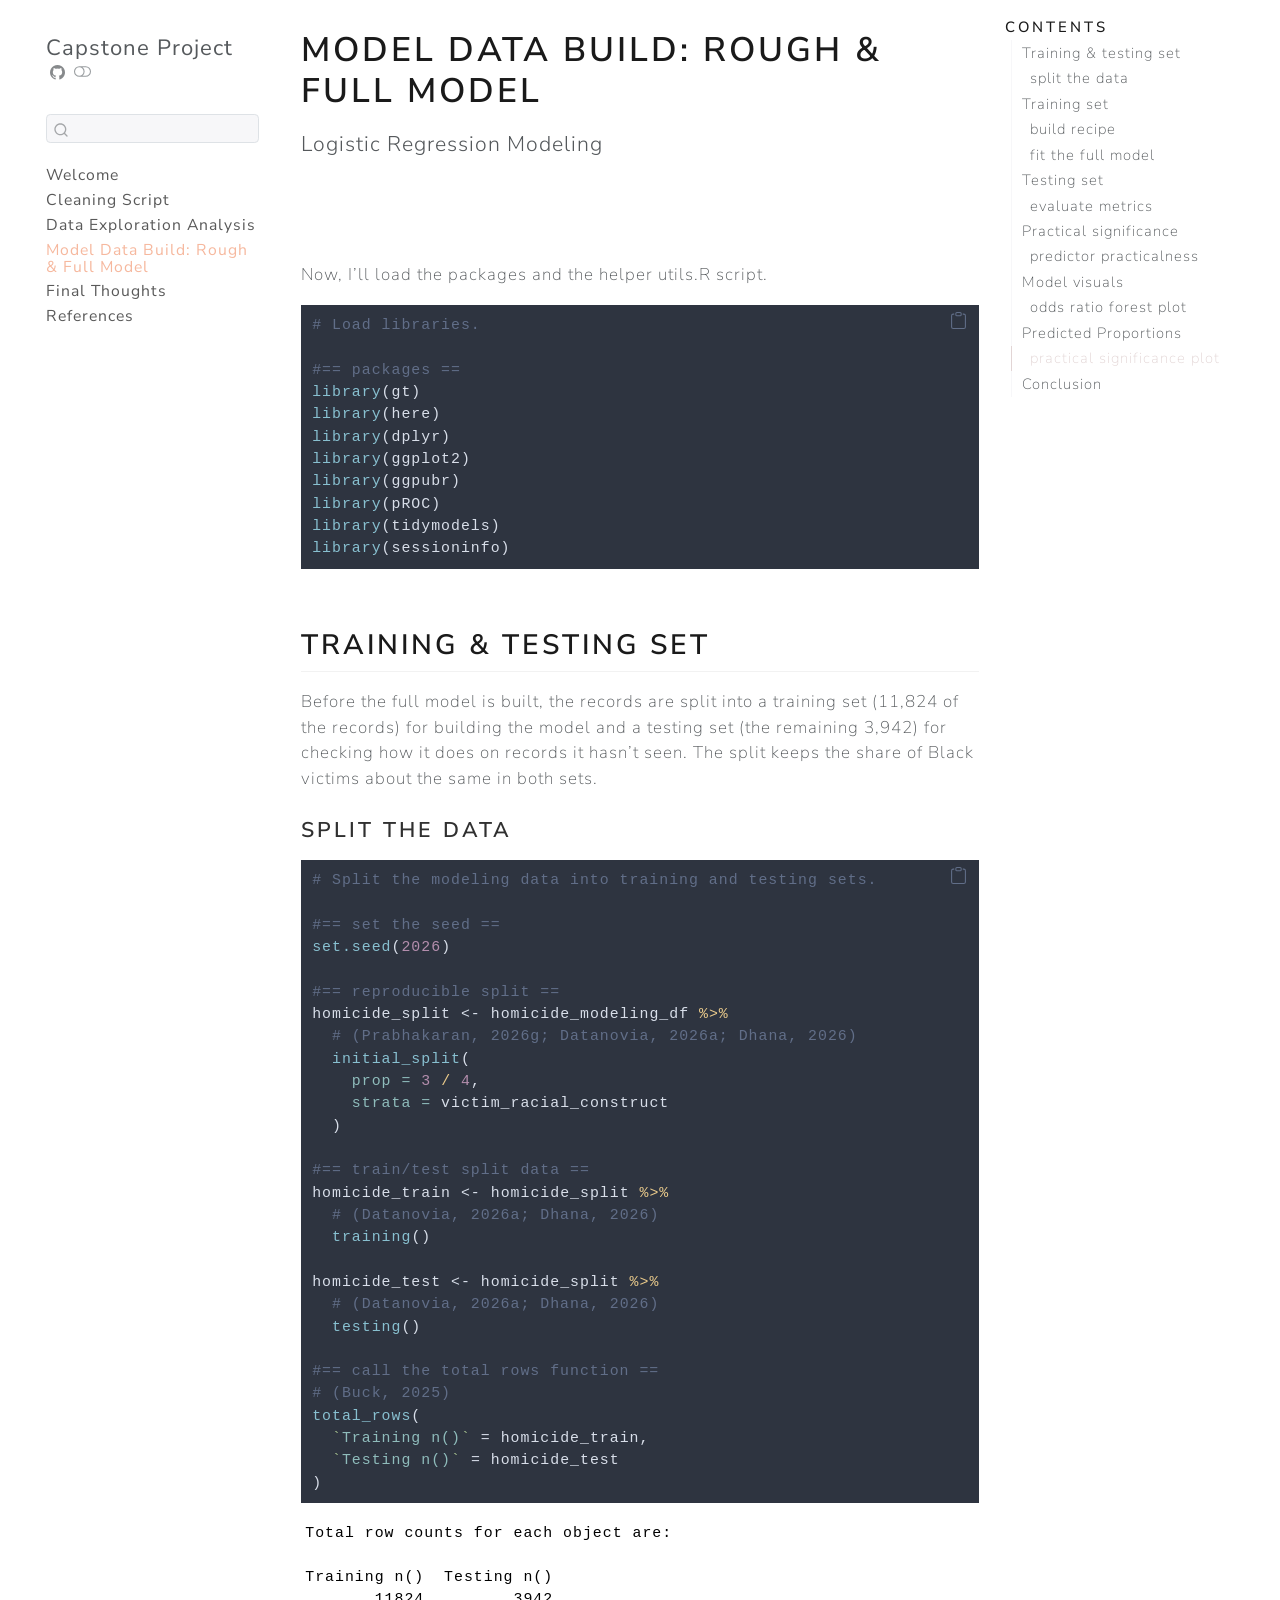
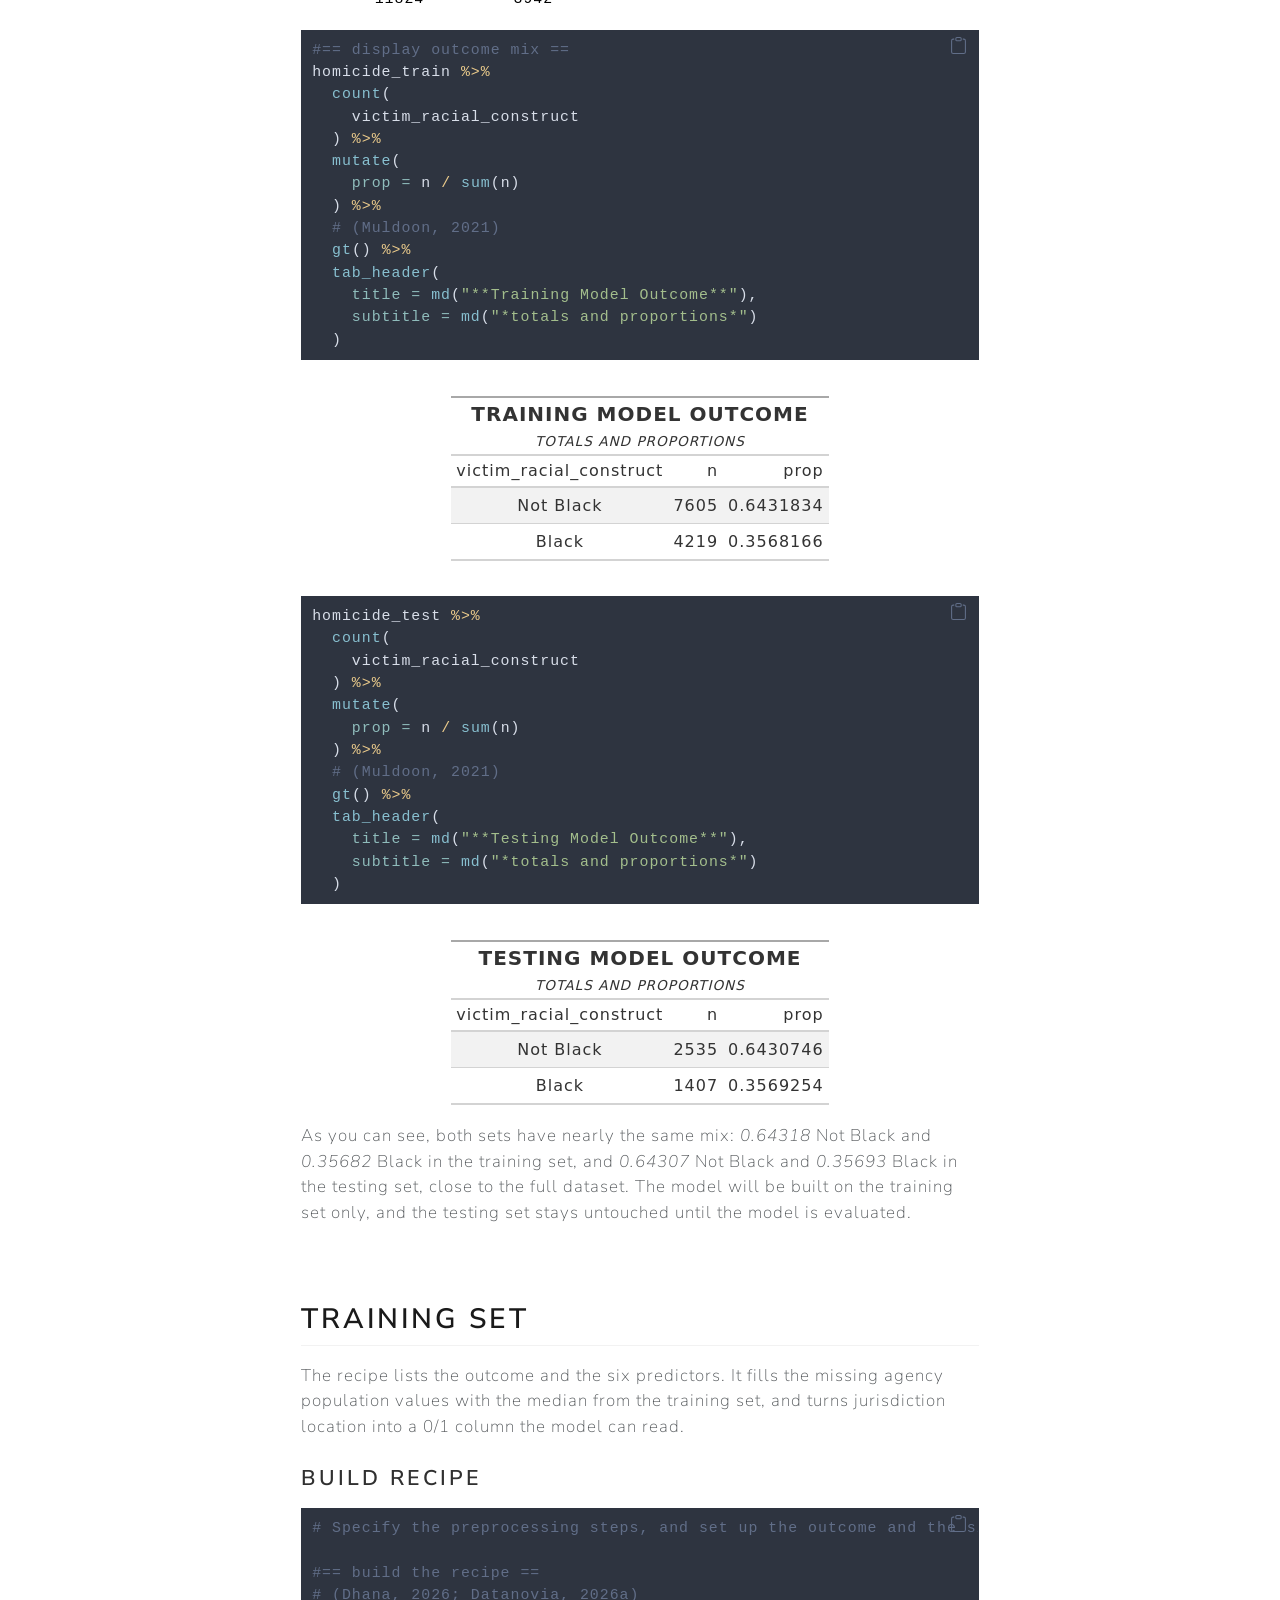
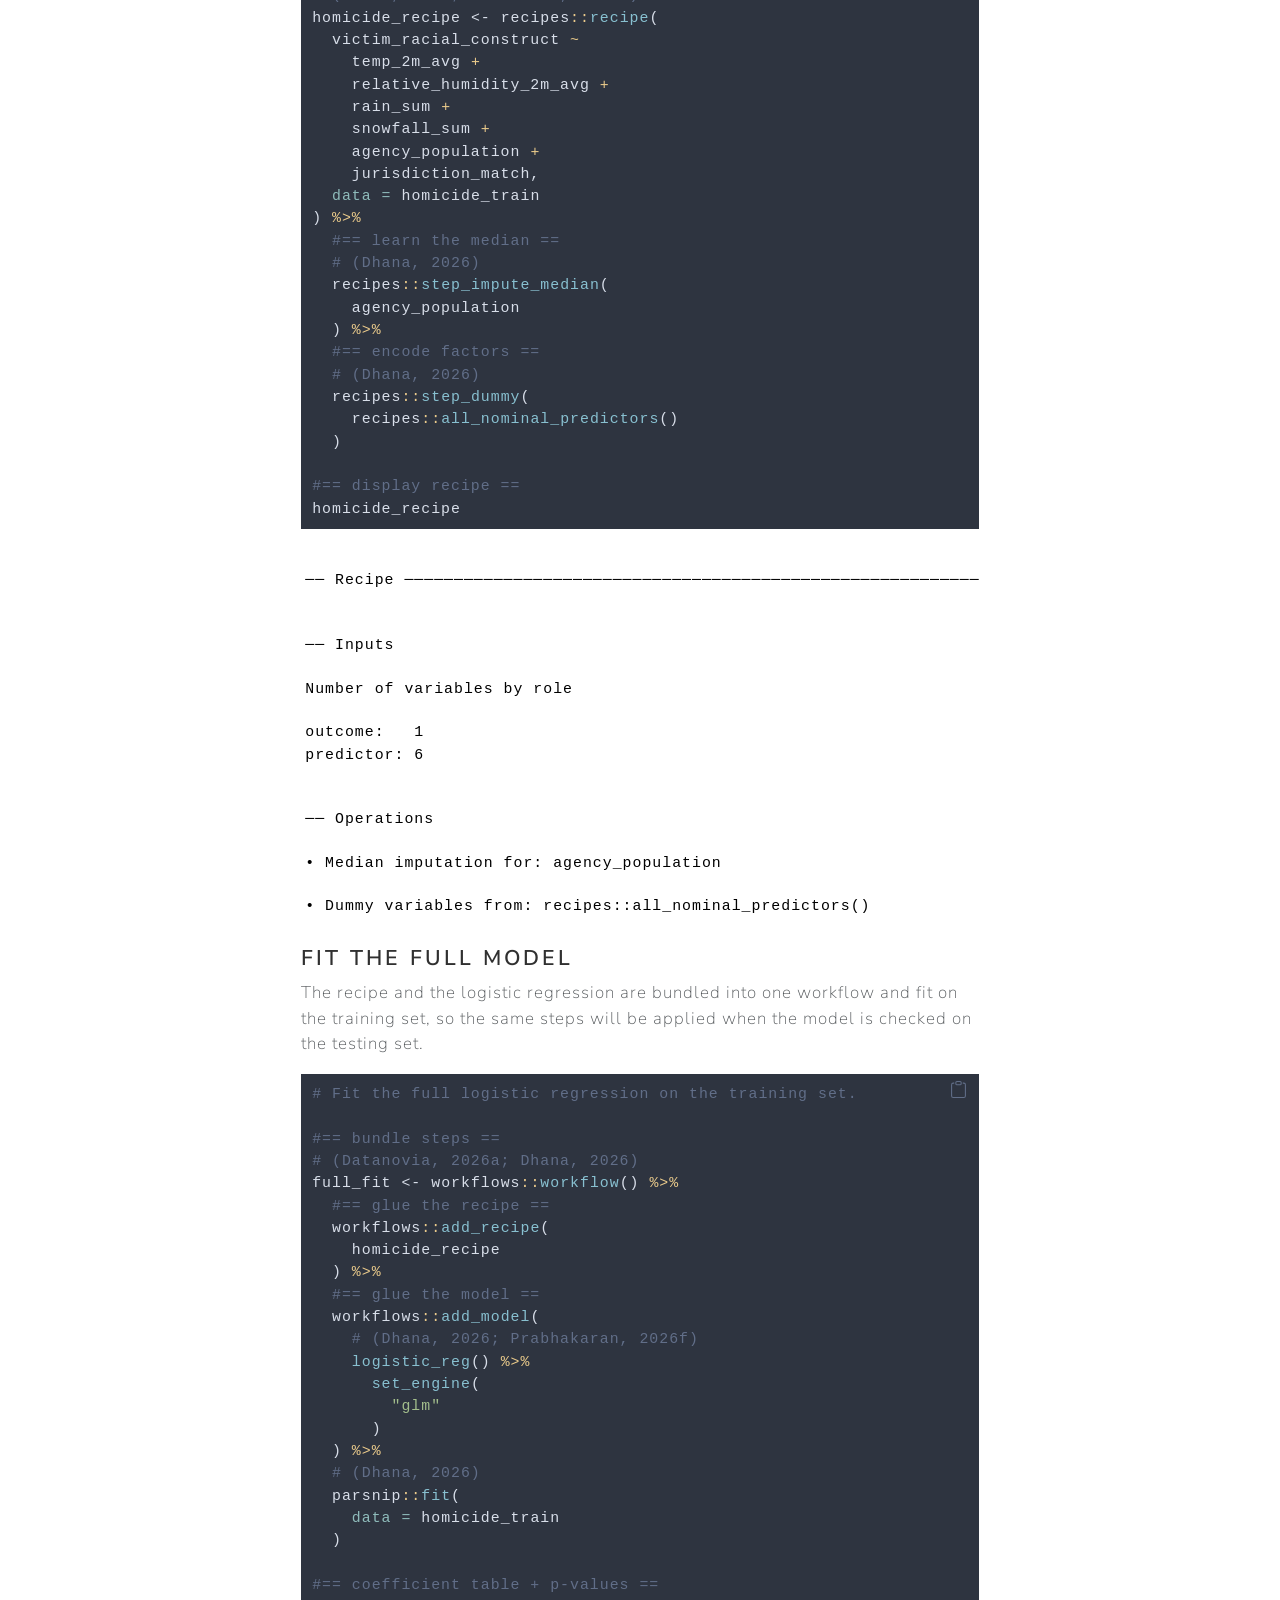
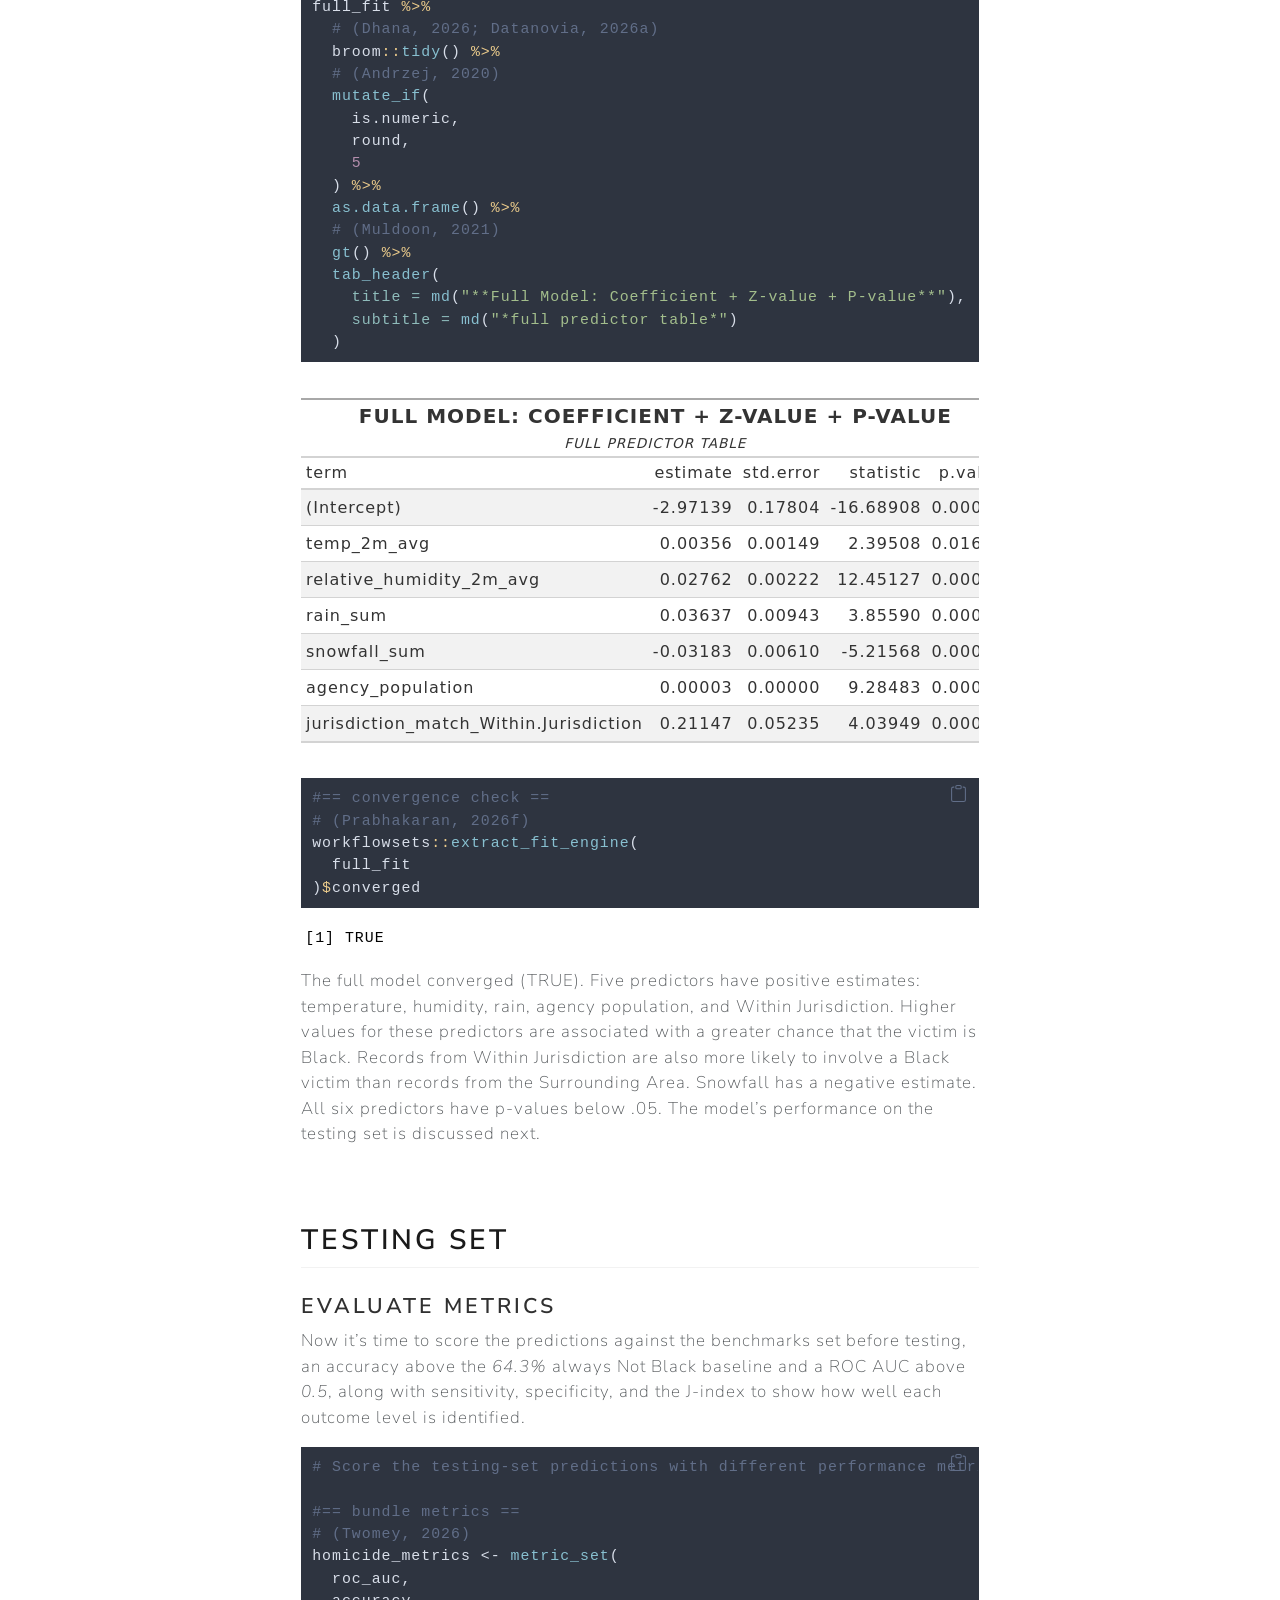
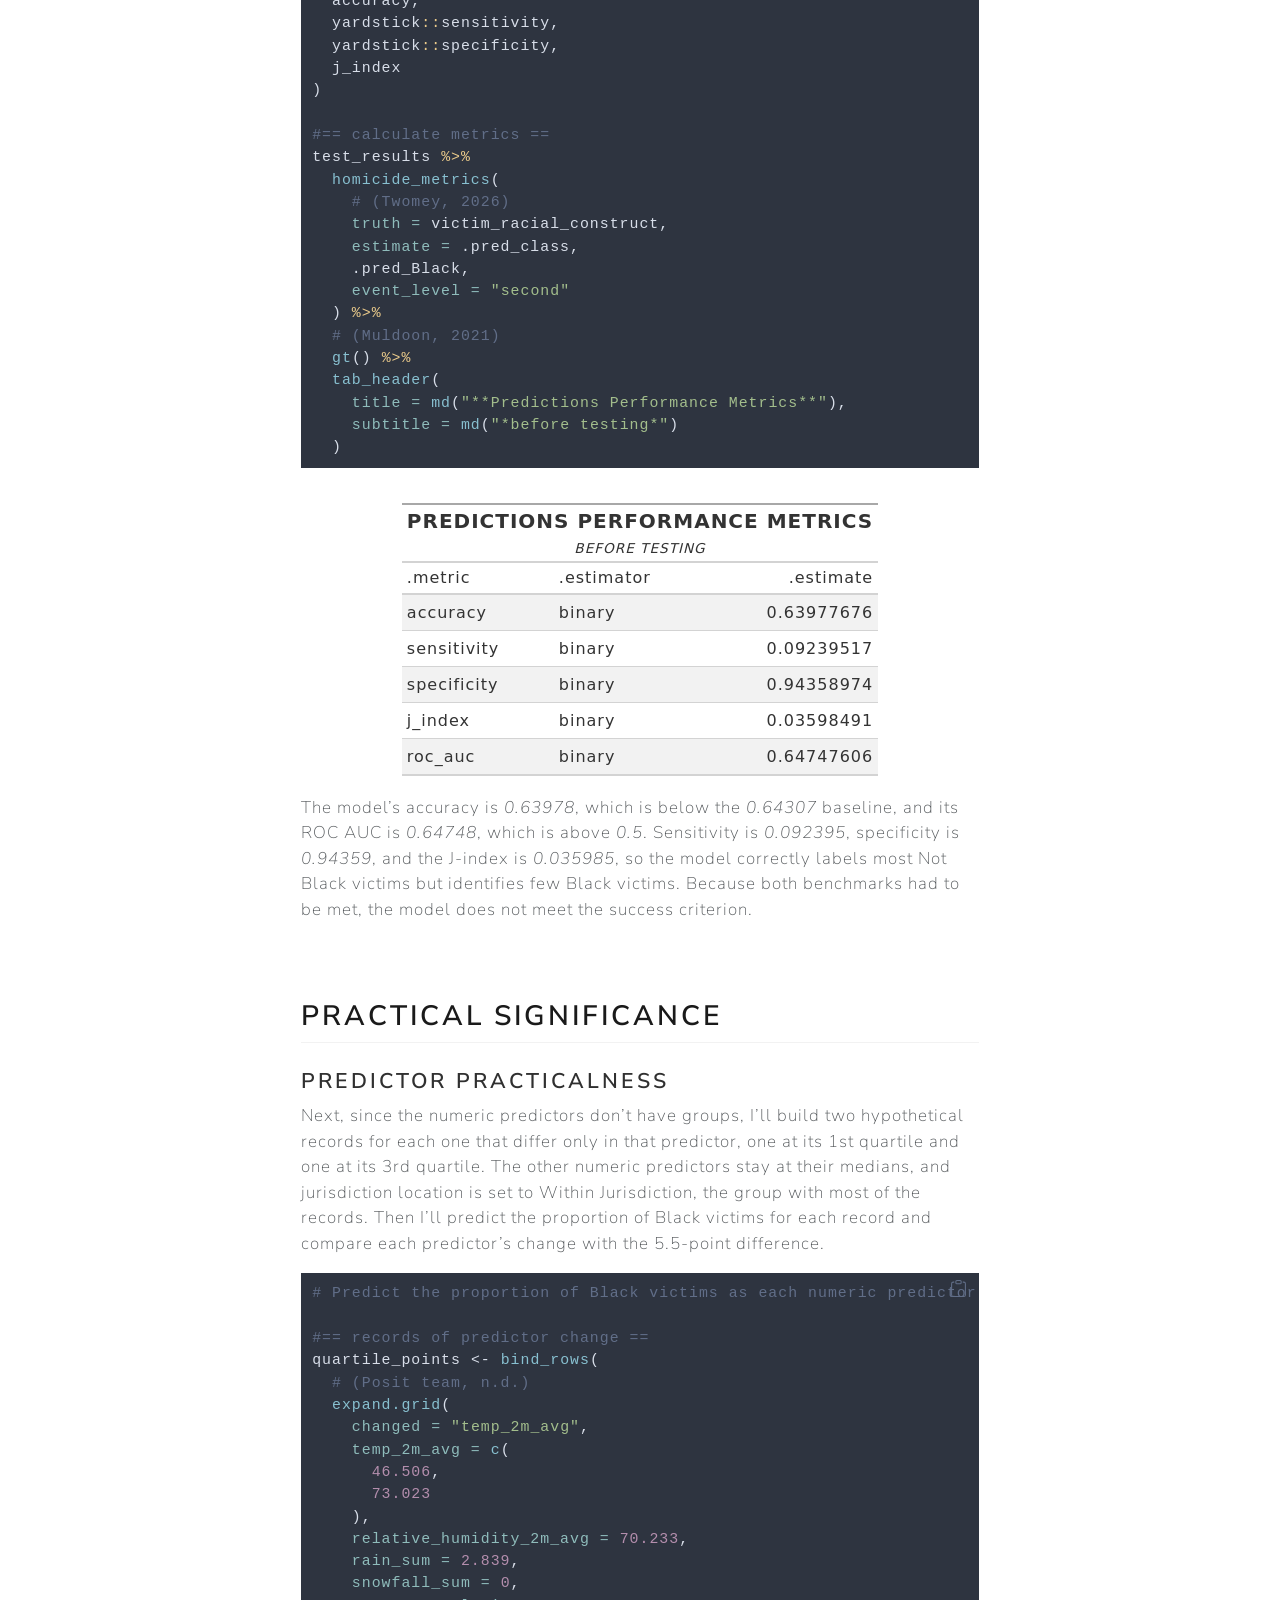
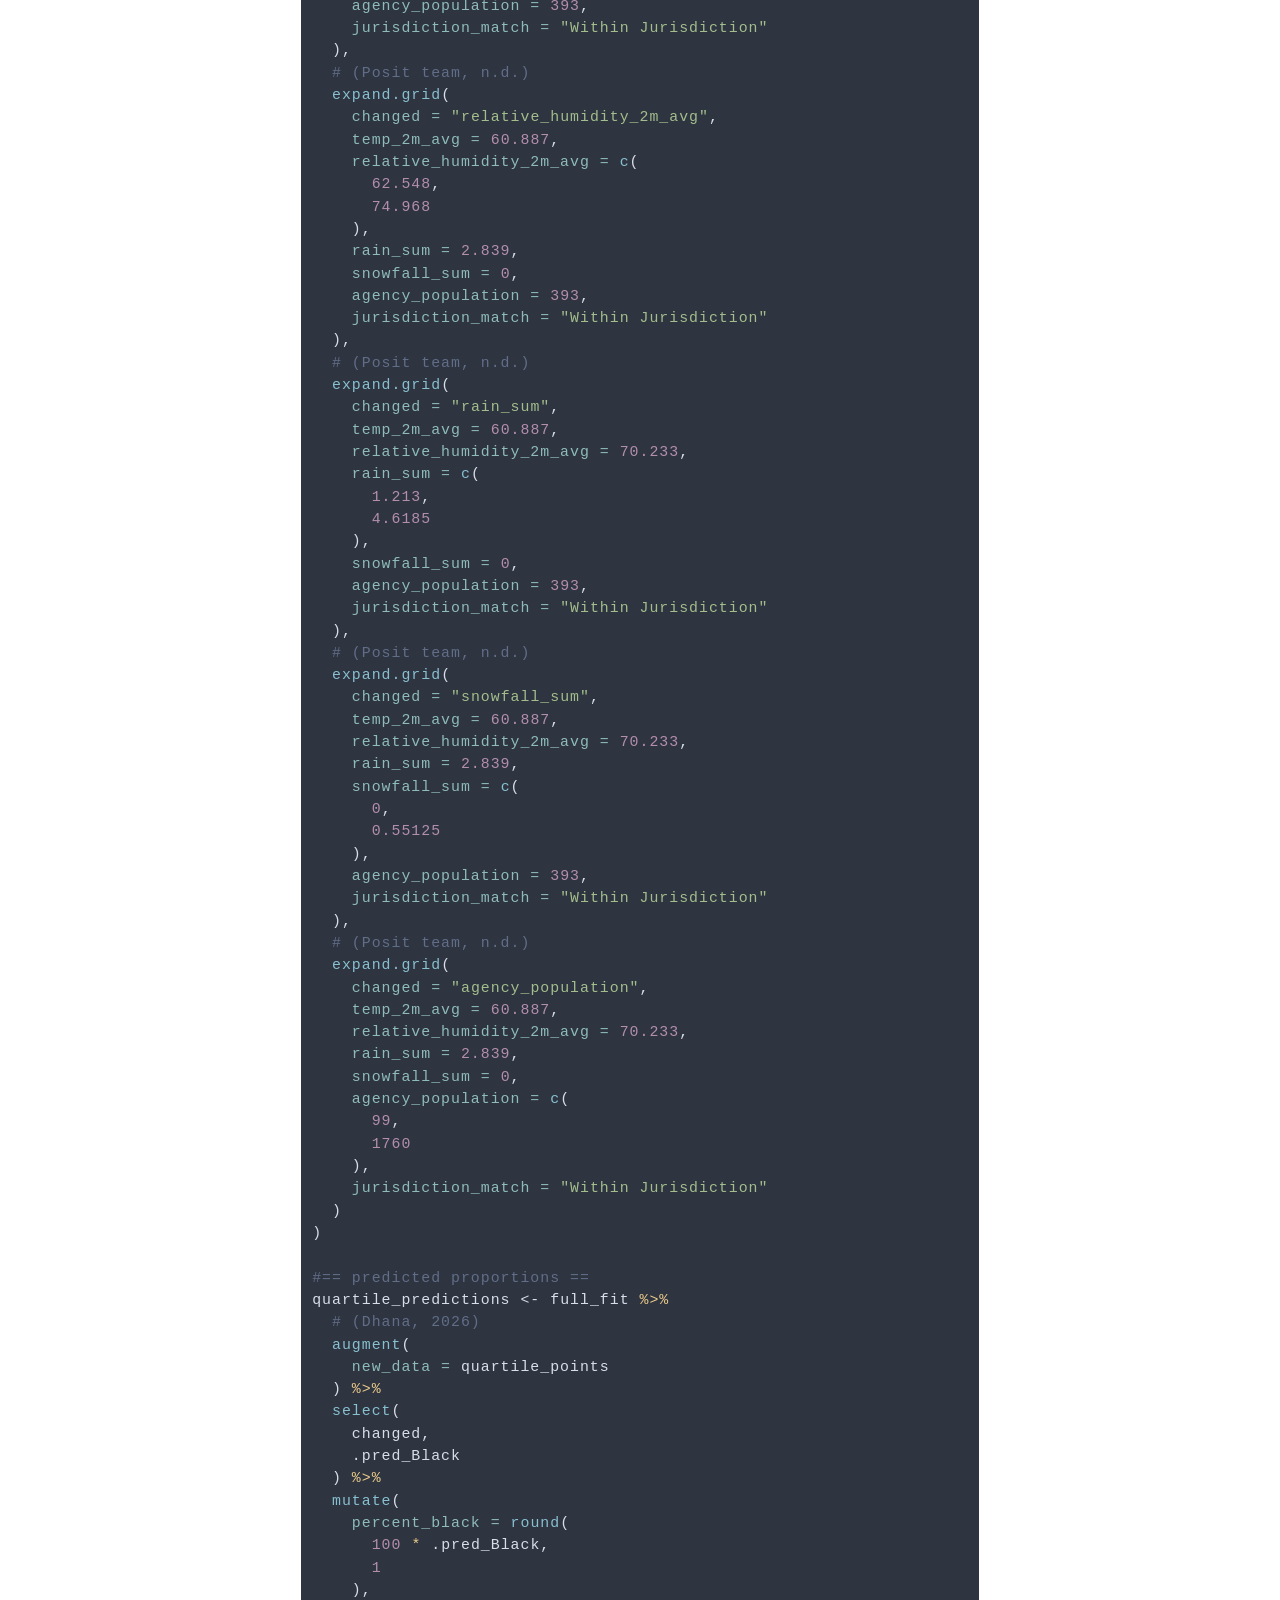
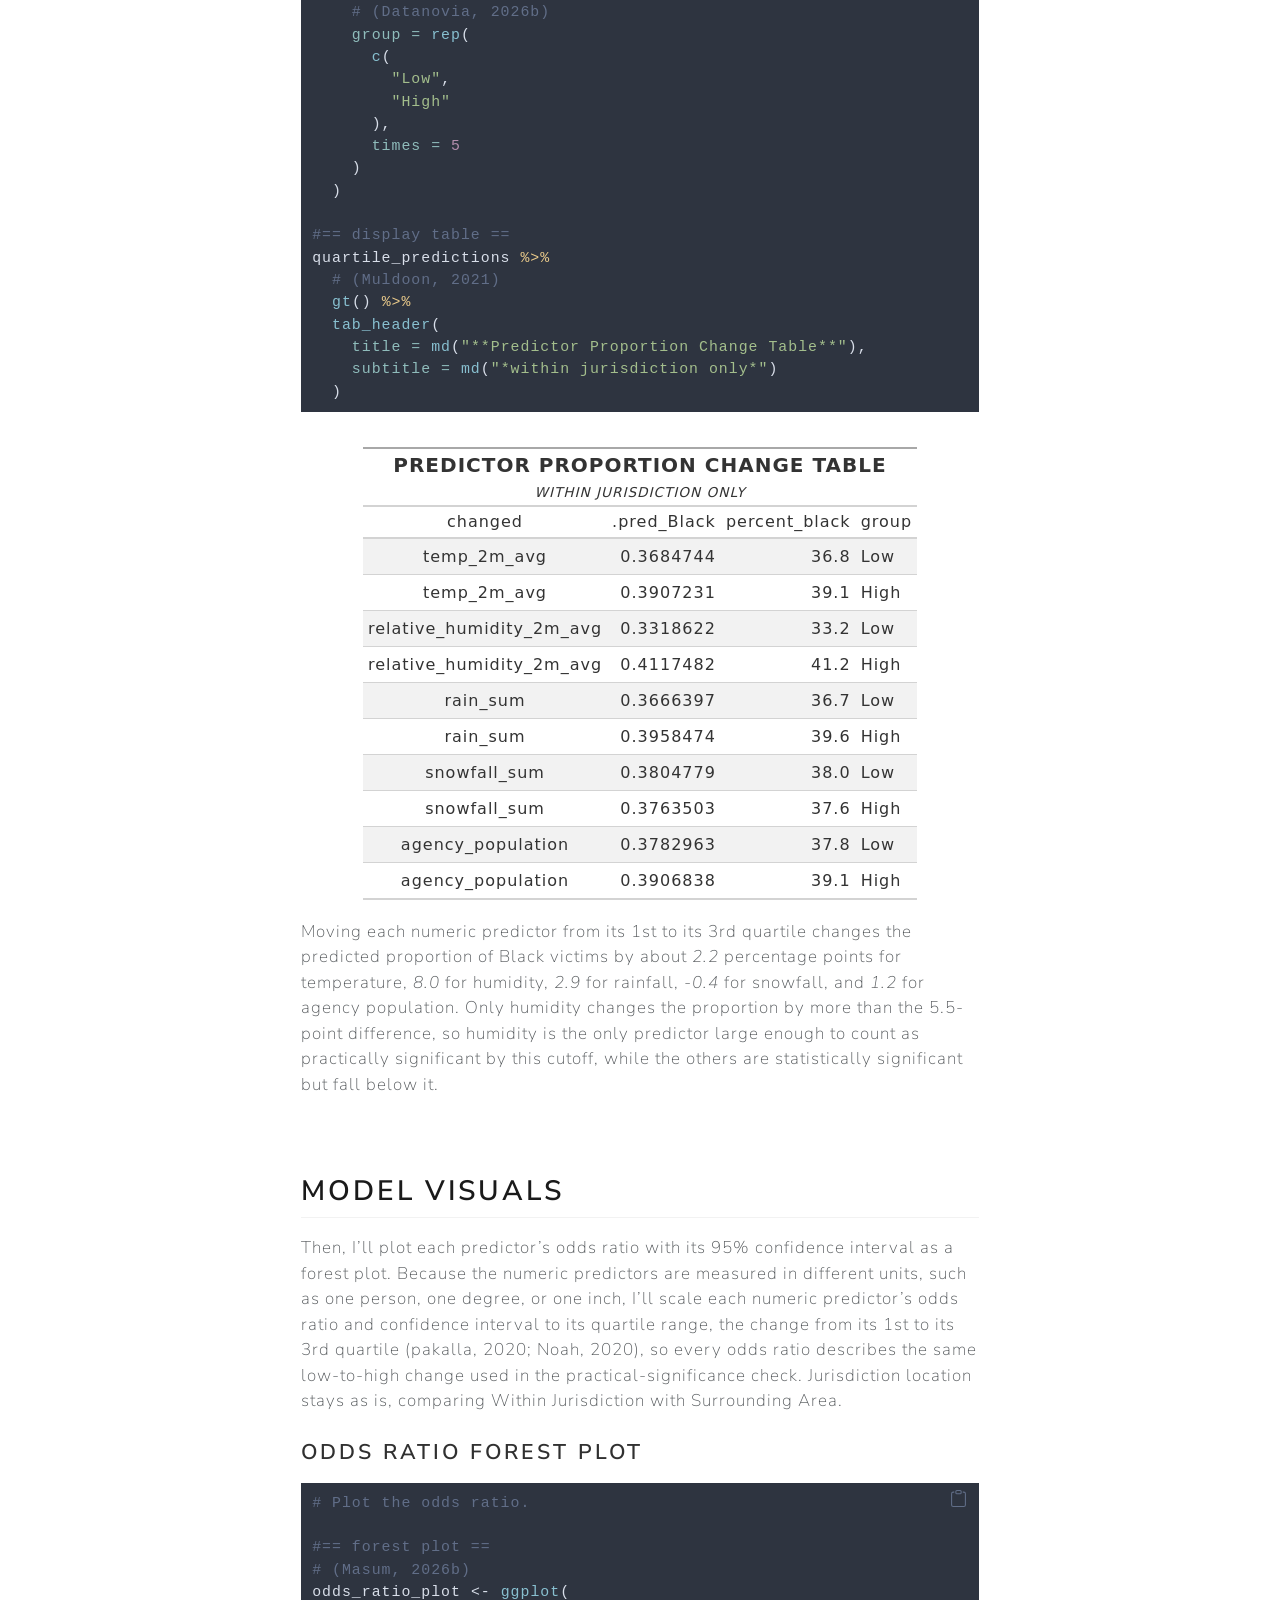
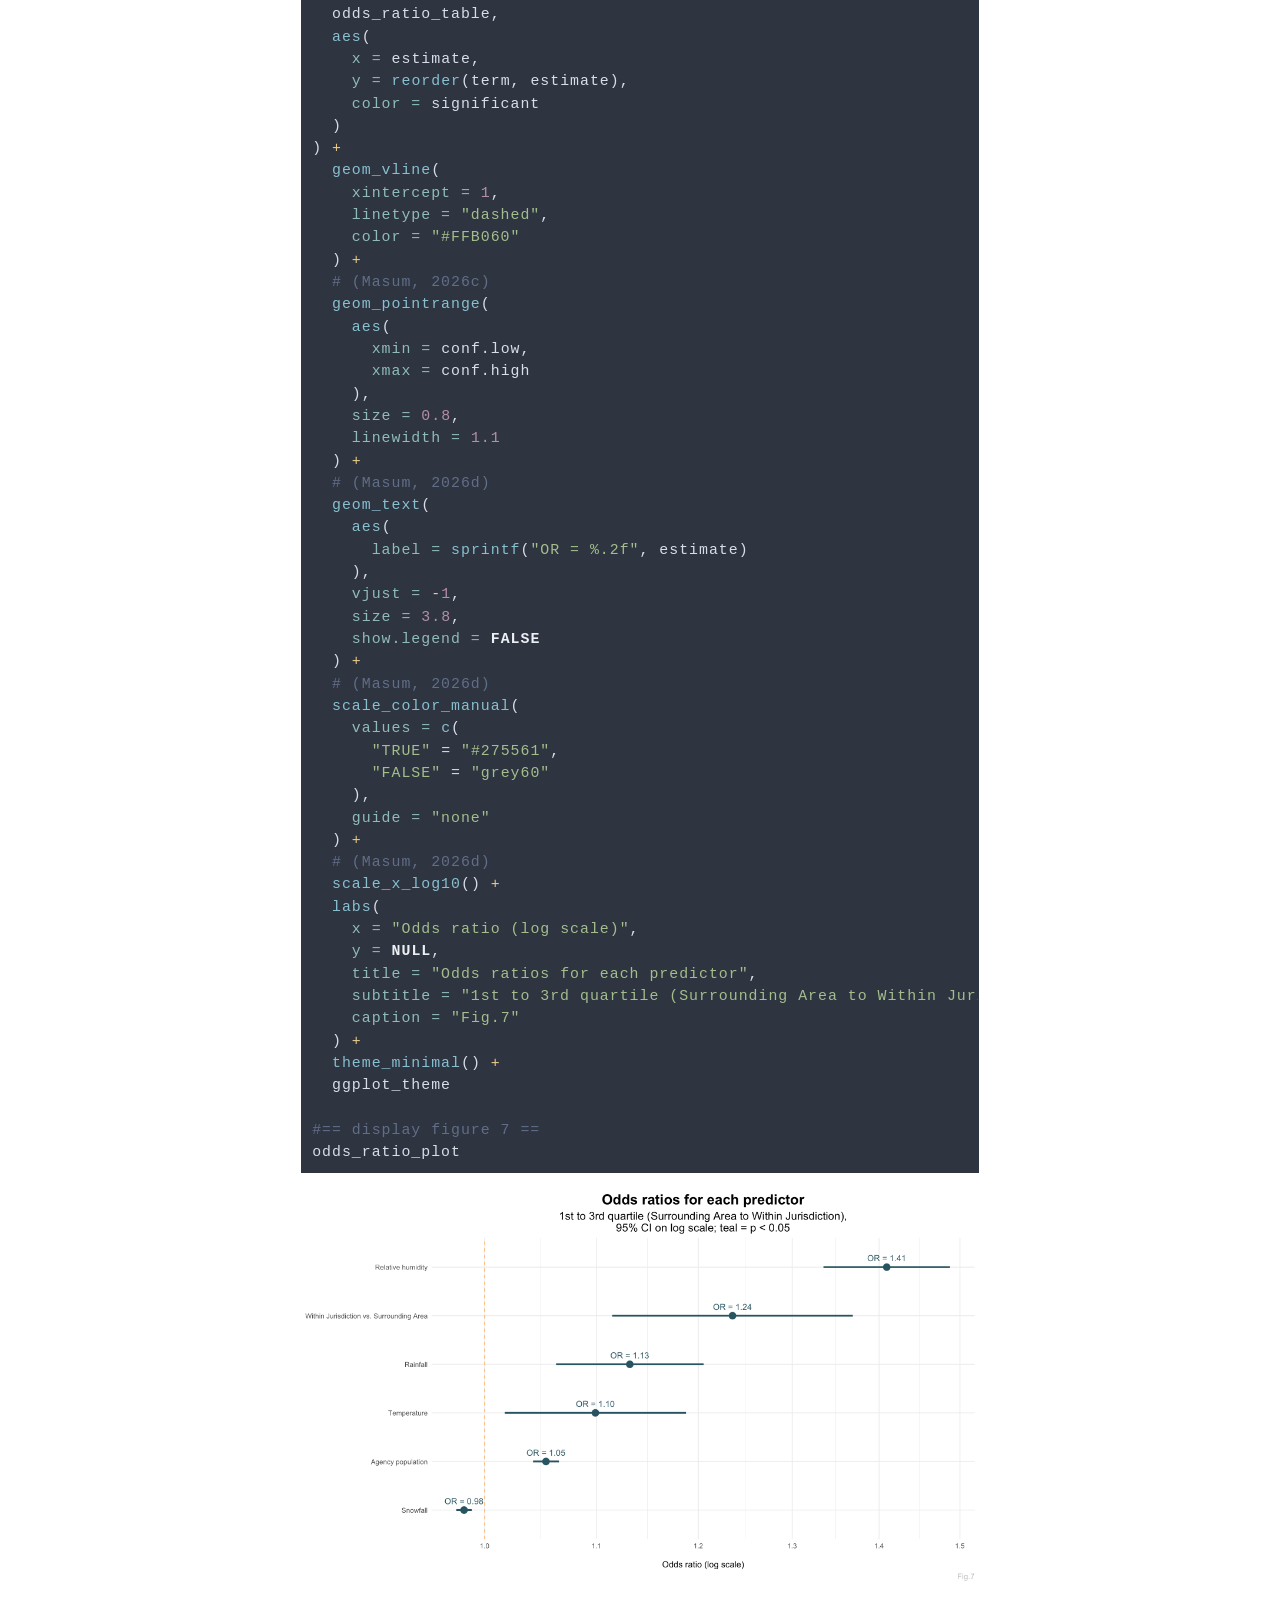
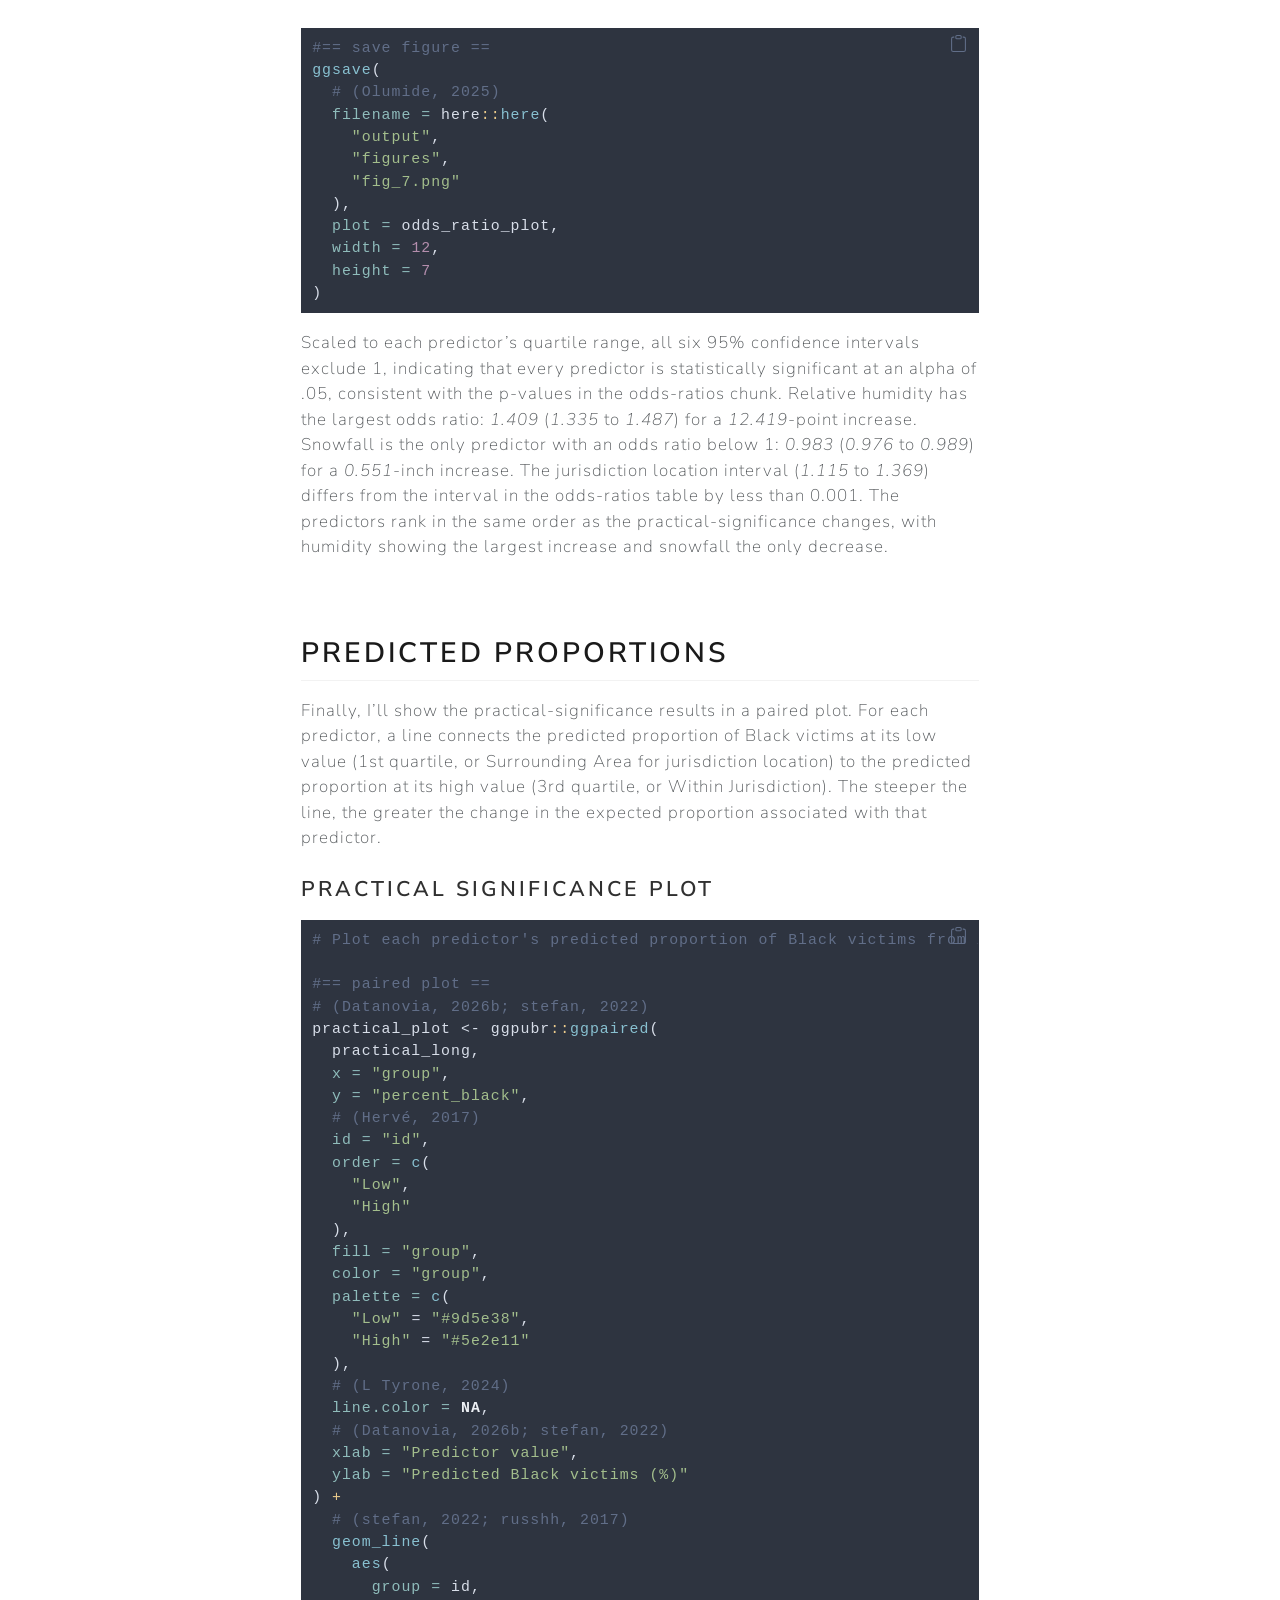
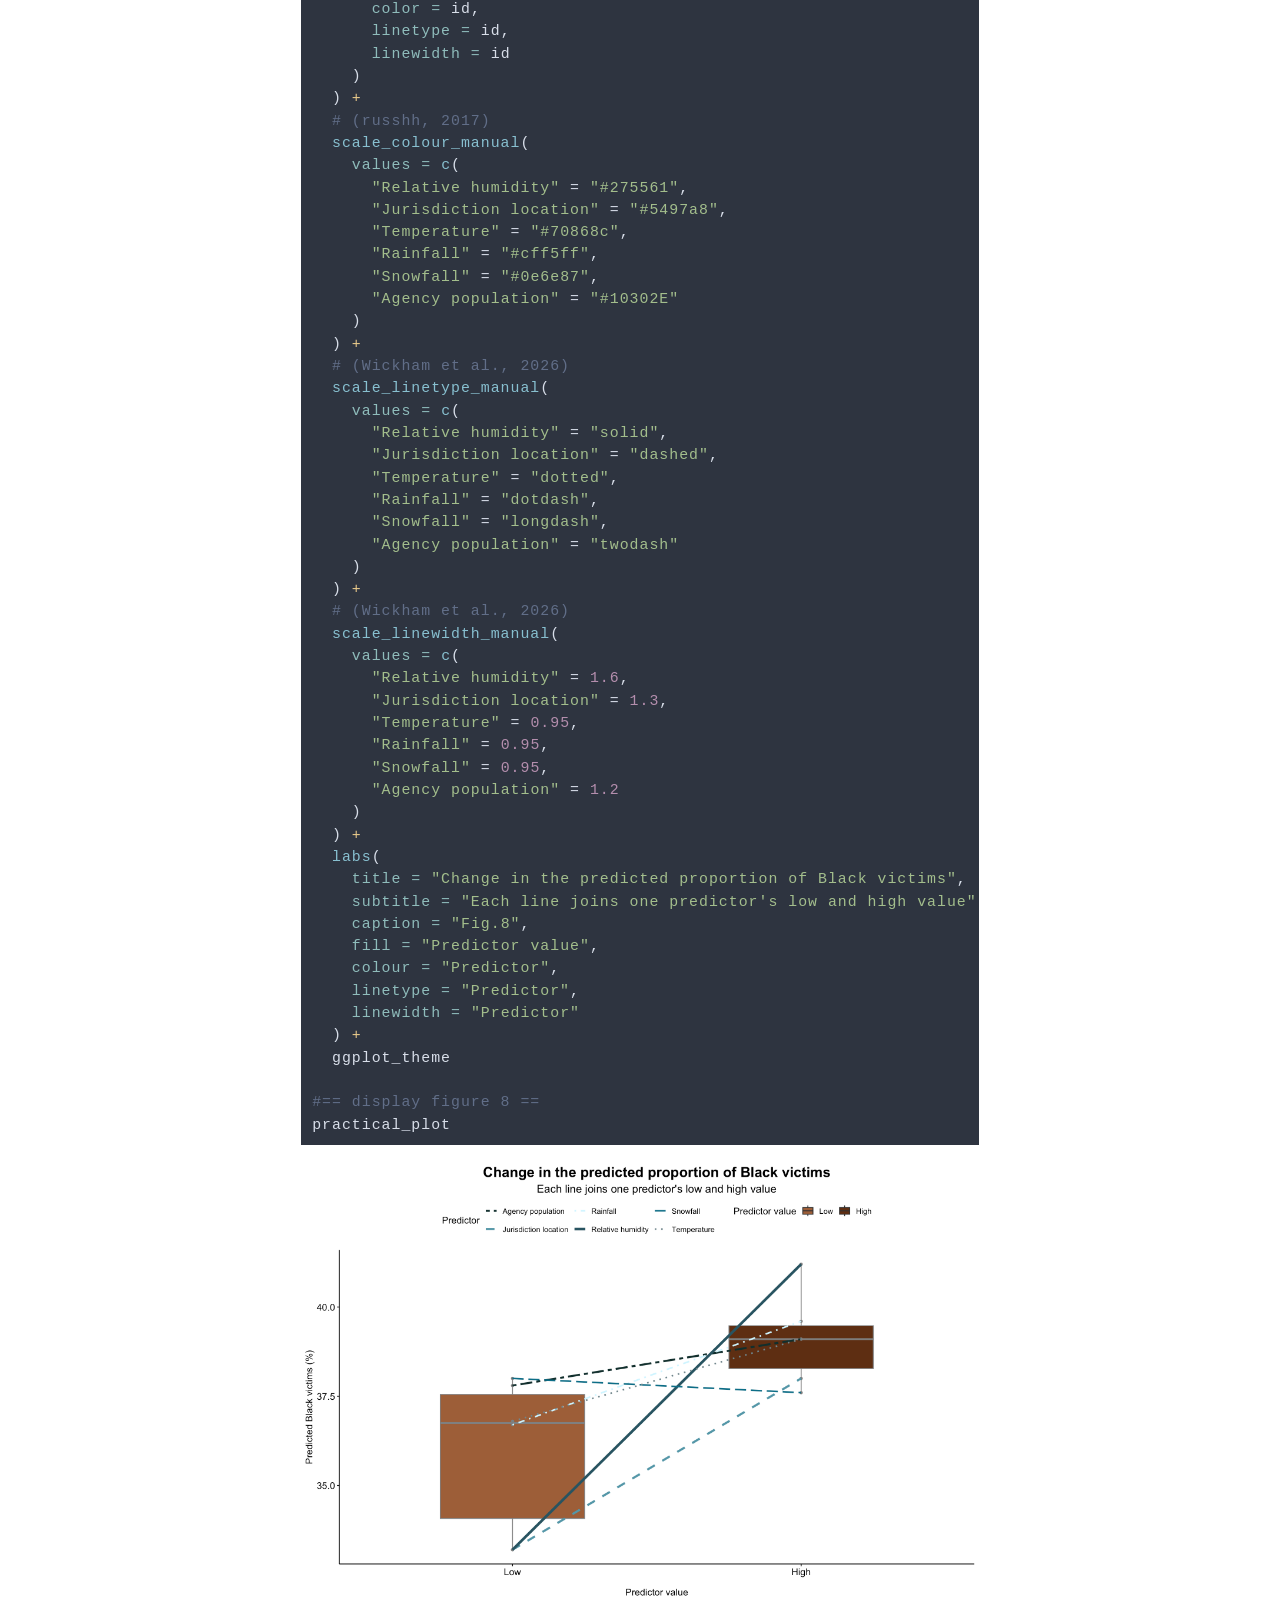
<file: modeling.html>
<!DOCTYPE html>
<html xmlns="http://www.w3.org/1999/xhtml" lang="en" xml:lang="en"><head>

<meta charset="utf-8">
<meta name="generator" content="quarto-1.7.33">

<meta name="viewport" content="width=device-width, initial-scale=1.0, user-scalable=yes">


<title>Model Data Build: Rough &amp; Full Model – Capstone Project</title>
<style>
code{white-space: pre-wrap;}
span.smallcaps{font-variant: small-caps;}
div.columns{display: flex; gap: min(4vw, 1.5em);}
div.column{flex: auto; overflow-x: auto;}
div.hanging-indent{margin-left: 1.5em; text-indent: -1.5em;}
ul.task-list{list-style: none;}
ul.task-list li input[type="checkbox"] {
  width: 0.8em;
  margin: 0 0.8em 0.2em -1em; /* quarto-specific, see https://github.com/quarto-dev/quarto-cli/issues/4556 */ 
  vertical-align: middle;
}
/* CSS for syntax highlighting */
html { -webkit-text-size-adjust: 100%; }
pre > code.sourceCode { white-space: pre; position: relative; }
pre > code.sourceCode > span { display: inline-block; line-height: 1.25; }
pre > code.sourceCode > span:empty { height: 1.2em; }
.sourceCode { overflow: visible; }
code.sourceCode > span { color: inherit; text-decoration: inherit; }
div.sourceCode { margin: 1em 0; }
pre.sourceCode { margin: 0; }
@media screen {
div.sourceCode { overflow: auto; }
}
@media print {
pre > code.sourceCode { white-space: pre-wrap; }
pre > code.sourceCode > span { text-indent: -5em; padding-left: 5em; }
}
pre.numberSource code
  { counter-reset: source-line 0; }
pre.numberSource code > span
  { position: relative; left: -4em; counter-increment: source-line; }
pre.numberSource code > span > a:first-child::before
  { content: counter(source-line);
    position: relative; left: -1em; text-align: right; vertical-align: baseline;
    border: none; display: inline-block;
    -webkit-touch-callout: none; -webkit-user-select: none;
    -khtml-user-select: none; -moz-user-select: none;
    -ms-user-select: none; user-select: none;
    padding: 0 4px; width: 4em;
  }
pre.numberSource { margin-left: 3em;  padding-left: 4px; }
div.sourceCode
  {   }
@media screen {
pre > code.sourceCode > span > a:first-child::before { text-decoration: underline; }
}
</style>


<script src="site_libs/quarto-nav/quarto-nav.js"></script>
<script src="site_libs/quarto-nav/headroom.min.js"></script>
<script src="site_libs/clipboard/clipboard.min.js"></script>
<script src="site_libs/quarto-search/autocomplete.umd.js"></script>
<script src="site_libs/quarto-search/fuse.min.js"></script>
<script src="site_libs/quarto-search/quarto-search.js"></script>
<meta name="quarto:offset" content="./">
<link href="./thoughts.html" rel="next">
<link href="./analysis.html" rel="prev">
<script src="site_libs/quarto-html/quarto.js" type="module"></script>
<script src="site_libs/quarto-html/tabsets/tabsets.js" type="module"></script>
<script src="site_libs/quarto-html/popper.min.js"></script>
<script src="site_libs/quarto-html/tippy.umd.min.js"></script>
<script src="site_libs/quarto-html/anchor.min.js"></script>
<link href="site_libs/quarto-html/tippy.css" rel="stylesheet">
<link href="site_libs/quarto-html/quarto-syntax-highlighting-dcbfc9b4997259b7a423ce661e125a10.css" rel="stylesheet" class="quarto-color-scheme" id="quarto-text-highlighting-styles">
<link href="site_libs/quarto-html/quarto-syntax-highlighting-dark-dcbfc9b4997259b7a423ce661e125a10.css" rel="stylesheet" class="quarto-color-scheme quarto-color-alternate" id="quarto-text-highlighting-styles">
<link href="site_libs/quarto-html/quarto-syntax-highlighting-dcbfc9b4997259b7a423ce661e125a10.css" rel="stylesheet" class="quarto-color-scheme-extra" id="quarto-text-highlighting-styles">
<script src="site_libs/bootstrap/bootstrap.min.js"></script>
<link href="site_libs/bootstrap/bootstrap-icons.css" rel="stylesheet">
<link href="site_libs/bootstrap/bootstrap-3e18b3acf60f17f609d210e892373514.min.css" rel="stylesheet" append-hash="true" class="quarto-color-scheme" id="quarto-bootstrap" data-mode="light">
<link href="site_libs/bootstrap/bootstrap-dark-6db67090b17037dfbc1bb68279a7131e.min.css" rel="stylesheet" append-hash="true" class="quarto-color-scheme quarto-color-alternate" id="quarto-bootstrap" data-mode="dark">
<link href="site_libs/bootstrap/bootstrap-3e18b3acf60f17f609d210e892373514.min.css" rel="stylesheet" append-hash="true" class="quarto-color-scheme-extra" id="quarto-bootstrap" data-mode="light">
<script id="quarto-search-options" type="application/json">{
  "location": "sidebar",
  "copy-button": true,
  "collapse-after": 3,
  "panel-placement": "start",
  "type": "textbox",
  "limit": 50,
  "keyboard-shortcut": [
    "f",
    "/",
    "s"
  ],
  "show-item-context": "tree",
  "language": {
    "search-no-results-text": "No results",
    "search-matching-documents-text": "matching documents",
    "search-copy-link-title": "Copy link to search",
    "search-hide-matches-text": "Hide additional matches",
    "search-more-match-text": "more match in this document",
    "search-more-matches-text": "more matches in this document",
    "search-clear-button-title": "Clear",
    "search-text-placeholder": "",
    "search-detached-cancel-button-title": "Cancel",
    "search-submit-button-title": "Submit",
    "search-label": "Search"
  }
}</script>
<style>html{ scroll-behavior: smooth; }</style>


<link rel="stylesheet" href="custom_styles.css">
</head>

<body class="nav-sidebar floating quarto-light"><script id="quarto-html-before-body" type="application/javascript">
    const toggleBodyColorMode = (bsSheetEl) => {
      const mode = bsSheetEl.getAttribute("data-mode");
      const bodyEl = window.document.querySelector("body");
      if (mode === "dark") {
        bodyEl.classList.add("quarto-dark");
        bodyEl.classList.remove("quarto-light");
      } else {
        bodyEl.classList.add("quarto-light");
        bodyEl.classList.remove("quarto-dark");
      }
    }
    const toggleBodyColorPrimary = () => {
      const bsSheetEl = window.document.querySelector("link#quarto-bootstrap:not([rel=disabled-stylesheet])");
      if (bsSheetEl) {
        toggleBodyColorMode(bsSheetEl);
      }
    }
    const setColorSchemeToggle = (alternate) => {
      const toggles = window.document.querySelectorAll('.quarto-color-scheme-toggle');
      for (let i=0; i < toggles.length; i++) {
        const toggle = toggles[i];
        if (toggle) {
          if (alternate) {
            toggle.classList.add("alternate");
          } else {
            toggle.classList.remove("alternate");
          }
        }
      }
    };
    const toggleColorMode = (alternate) => {
      // Switch the stylesheets
      const primaryStylesheets = window.document.querySelectorAll('link.quarto-color-scheme:not(.quarto-color-alternate)');
      const alternateStylesheets = window.document.querySelectorAll('link.quarto-color-scheme.quarto-color-alternate');
      manageTransitions('#quarto-margin-sidebar .nav-link', false);
      if (alternate) {
        // note: dark is layered on light, we don't disable primary!
        enableStylesheet(alternateStylesheets);
        for (const sheetNode of alternateStylesheets) {
          if (sheetNode.id === "quarto-bootstrap") {
            toggleBodyColorMode(sheetNode);
          }
        }
      } else {
        disableStylesheet(alternateStylesheets);
        enableStylesheet(primaryStylesheets)
        toggleBodyColorPrimary();
      }
      manageTransitions('#quarto-margin-sidebar .nav-link', true);
      // Switch the toggles
      setColorSchemeToggle(alternate)
      // Hack to workaround the fact that safari doesn't
      // properly recolor the scrollbar when toggling (#1455)
      if (navigator.userAgent.indexOf('Safari') > 0 && navigator.userAgent.indexOf('Chrome') == -1) {
        manageTransitions("body", false);
        window.scrollTo(0, 1);
        setTimeout(() => {
          window.scrollTo(0, 0);
          manageTransitions("body", true);
        }, 40);
      }
    }
    const disableStylesheet = (stylesheets) => {
      for (let i=0; i < stylesheets.length; i++) {
        const stylesheet = stylesheets[i];
        stylesheet.rel = 'disabled-stylesheet';
      }
    }
    const enableStylesheet = (stylesheets) => {
      for (let i=0; i < stylesheets.length; i++) {
        const stylesheet = stylesheets[i];
        if(stylesheet.rel !== 'stylesheet') { // for Chrome, which will still FOUC without this check
          stylesheet.rel = 'stylesheet';
        }
      }
    }
    const manageTransitions = (selector, allowTransitions) => {
      const els = window.document.querySelectorAll(selector);
      for (let i=0; i < els.length; i++) {
        const el = els[i];
        if (allowTransitions) {
          el.classList.remove('notransition');
        } else {
          el.classList.add('notransition');
        }
      }
    }
    const isFileUrl = () => {
      return window.location.protocol === 'file:';
    }
    const hasAlternateSentinel = () => {
      let styleSentinel = getColorSchemeSentinel();
      if (styleSentinel !== null) {
        return styleSentinel === "alternate";
      } else {
        return false;
      }
    }
    const setStyleSentinel = (alternate) => {
      const value = alternate ? "alternate" : "default";
      if (!isFileUrl()) {
        window.localStorage.setItem("quarto-color-scheme", value);
      } else {
        localAlternateSentinel = value;
      }
    }
    const getColorSchemeSentinel = () => {
      if (!isFileUrl()) {
        const storageValue = window.localStorage.getItem("quarto-color-scheme");
        return storageValue != null ? storageValue : localAlternateSentinel;
      } else {
        return localAlternateSentinel;
      }
    }
    const toggleGiscusIfUsed = (isAlternate, darkModeDefault) => {
      const baseTheme = document.querySelector('#giscus-base-theme')?.value ?? 'light';
      const alternateTheme = document.querySelector('#giscus-alt-theme')?.value ?? 'dark';
      let newTheme = '';
      if(authorPrefersDark) {
        newTheme = isAlternate ? baseTheme : alternateTheme;
      } else {
        newTheme = isAlternate ? alternateTheme : baseTheme;
      }
      const changeGiscusTheme = () => {
        // From: https://github.com/giscus/giscus/issues/336
        const sendMessage = (message) => {
          const iframe = document.querySelector('iframe.giscus-frame');
          if (!iframe) return;
          iframe.contentWindow.postMessage({ giscus: message }, 'https://giscus.app');
        }
        sendMessage({
          setConfig: {
            theme: newTheme
          }
        });
      }
      const isGiscussLoaded = window.document.querySelector('iframe.giscus-frame') !== null;
      if (isGiscussLoaded) {
        changeGiscusTheme();
      }
    };
    const authorPrefersDark = false;
    const darkModeDefault = authorPrefersDark;
      document.querySelector('link#quarto-text-highlighting-styles.quarto-color-scheme-extra').rel = 'disabled-stylesheet';
      document.querySelector('link#quarto-bootstrap.quarto-color-scheme-extra').rel = 'disabled-stylesheet';
    let localAlternateSentinel = darkModeDefault ? 'alternate' : 'default';
    // Dark / light mode switch
    window.quartoToggleColorScheme = () => {
      // Read the current dark / light value
      let toAlternate = !hasAlternateSentinel();
      toggleColorMode(toAlternate);
      setStyleSentinel(toAlternate);
      toggleGiscusIfUsed(toAlternate, darkModeDefault);
      window.dispatchEvent(new Event('resize'));
    };
    // Switch to dark mode if need be
    if (hasAlternateSentinel()) {
      toggleColorMode(true);
    } else {
      toggleColorMode(false);
    }
  </script>

<div id="quarto-search-results"></div>
  <header id="quarto-header" class="headroom fixed-top">
  <nav class="quarto-secondary-nav">
    <div class="container-fluid d-flex">
      <button type="button" class="quarto-btn-toggle btn" data-bs-toggle="collapse" role="button" data-bs-target=".quarto-sidebar-collapse-item" aria-controls="quarto-sidebar" aria-expanded="false" aria-label="Toggle sidebar navigation" onclick="if (window.quartoToggleHeadroom) { window.quartoToggleHeadroom(); }">
        <i class="bi bi-layout-text-sidebar-reverse"></i>
      </button>
        <nav class="quarto-page-breadcrumbs" aria-label="breadcrumb"><ol class="breadcrumb"><li class="breadcrumb-item"><a href="./modeling.html">Model Data Build: Rough &amp; Full Model</a></li></ol></nav>
        <a class="flex-grow-1" role="navigation" data-bs-toggle="collapse" data-bs-target=".quarto-sidebar-collapse-item" aria-controls="quarto-sidebar" aria-expanded="false" aria-label="Toggle sidebar navigation" onclick="if (window.quartoToggleHeadroom) { window.quartoToggleHeadroom(); }">      
        </a>
      <button type="button" class="btn quarto-search-button" aria-label="Search" onclick="window.quartoOpenSearch();">
        <i class="bi bi-search"></i>
      </button>
    </div>
  </nav>
</header>
<!-- content -->
<div id="quarto-content" class="quarto-container page-columns page-rows-contents page-layout-full">
<!-- sidebar -->
  <nav id="quarto-sidebar" class="sidebar collapse collapse-horizontal quarto-sidebar-collapse-item sidebar-navigation floating overflow-auto">
    <div class="pt-lg-2 mt-2 text-left sidebar-header">
    <div class="sidebar-title mb-0 py-0">
      <a href="./">Capstone Project</a> 
        <div class="sidebar-tools-main">
    <a href="https://github.com/MarcellaHarr/wgud502-capstone" title="Source Code" class="quarto-navigation-tool px-1" aria-label="Source Code"><i class="bi bi-github"></i></a>
  <a href="" class="quarto-color-scheme-toggle quarto-navigation-tool  px-1" onclick="window.quartoToggleColorScheme(); return false;" title="Toggle dark mode"><i class="bi"></i></a>
</div>
    </div>
      </div>
        <div class="mt-2 flex-shrink-0 align-items-center">
        <div class="sidebar-search">
        <div id="quarto-search" class="" title="Search"></div>
        </div>
        </div>
    <div class="sidebar-menu-container"> 
    <ul class="list-unstyled mt-1">
        <li class="sidebar-item">
  <div class="sidebar-item-container"> 
  <a href="./index.html" class="sidebar-item-text sidebar-link">
 <span class="menu-text">Welcome</span></a>
  </div>
</li>
        <li class="sidebar-item">
  <div class="sidebar-item-container"> 
  <a href="./cleaning.html" class="sidebar-item-text sidebar-link">
 <span class="menu-text">Cleaning Script</span></a>
  </div>
</li>
        <li class="sidebar-item">
  <div class="sidebar-item-container"> 
  <a href="./analysis.html" class="sidebar-item-text sidebar-link">
 <span class="menu-text">Data Exploration Analysis</span></a>
  </div>
</li>
        <li class="sidebar-item">
  <div class="sidebar-item-container"> 
  <a href="./modeling.html" class="sidebar-item-text sidebar-link active">
 <span class="menu-text">Model Data Build: Rough &amp; Full Model</span></a>
  </div>
</li>
        <li class="sidebar-item">
  <div class="sidebar-item-container"> 
  <a href="./thoughts.html" class="sidebar-item-text sidebar-link">
 <span class="menu-text">Final Thoughts</span></a>
  </div>
</li>
        <li class="sidebar-item">
  <div class="sidebar-item-container"> 
  <a href="./references.html" class="sidebar-item-text sidebar-link">
 <span class="menu-text">References</span></a>
  </div>
</li>
    </ul>
    </div>
</nav>
<div id="quarto-sidebar-glass" class="quarto-sidebar-collapse-item" data-bs-toggle="collapse" data-bs-target=".quarto-sidebar-collapse-item"></div>
<!-- margin-sidebar -->
    <div id="quarto-margin-sidebar" class="sidebar margin-sidebar">
        <nav id="TOC" role="doc-toc" class="toc-active" data-toc-expanded="2">
    <h2 id="toc-title">Contents</h2>
   
  <ul>
  <li><a href="#training-testing-set" id="toc-training-testing-set" class="nav-link active" data-scroll-target="#training-testing-set">Training &amp; testing set</a>
  <ul>
  <li><a href="#split-the-data" id="toc-split-the-data" class="nav-link" data-scroll-target="#split-the-data">split the data</a></li>
  </ul></li>
  <li><a href="#training-set" id="toc-training-set" class="nav-link" data-scroll-target="#training-set">Training set</a>
  <ul>
  <li><a href="#build-recipe" id="toc-build-recipe" class="nav-link" data-scroll-target="#build-recipe">build recipe</a></li>
  <li><a href="#fit-the-full-model" id="toc-fit-the-full-model" class="nav-link" data-scroll-target="#fit-the-full-model">fit the full model</a></li>
  </ul></li>
  <li><a href="#testing-set" id="toc-testing-set" class="nav-link" data-scroll-target="#testing-set">Testing set</a>
  <ul>
  <li><a href="#evaluate-metrics" id="toc-evaluate-metrics" class="nav-link" data-scroll-target="#evaluate-metrics">evaluate metrics</a></li>
  </ul></li>
  <li><a href="#practical-significance" id="toc-practical-significance" class="nav-link" data-scroll-target="#practical-significance">Practical significance</a>
  <ul>
  <li><a href="#predictor-practicalness" id="toc-predictor-practicalness" class="nav-link" data-scroll-target="#predictor-practicalness">predictor practicalness</a></li>
  </ul></li>
  <li><a href="#model-visuals" id="toc-model-visuals" class="nav-link" data-scroll-target="#model-visuals">Model visuals</a>
  <ul>
  <li><a href="#odds-ratio-forest-plot" id="toc-odds-ratio-forest-plot" class="nav-link" data-scroll-target="#odds-ratio-forest-plot">odds ratio forest plot</a></li>
  </ul></li>
  <li><a href="#predicted-proportions" id="toc-predicted-proportions" class="nav-link" data-scroll-target="#predicted-proportions">Predicted Proportions</a>
  <ul>
  <li><a href="#practical-significance-plot" id="toc-practical-significance-plot" class="nav-link" data-scroll-target="#practical-significance-plot">practical significance plot</a></li>
  </ul></li>
  <li><a href="#conclusion" id="toc-conclusion" class="nav-link" data-scroll-target="#conclusion">Conclusion</a></li>
  </ul>
</nav>
    </div>
<!-- main -->
<main class="content column-body" id="quarto-document-content">


<header id="title-block-header" class="quarto-title-block default">
<div class="quarto-title">
<h1 class="title">Model Data Build: Rough &amp; Full Model</h1>
</div>



<div class="quarto-title-meta column-body">

    
  
    
  </div>
  


</header>


<div class="lead">
<p>Logistic Regression Modeling</p>
</div>
<p><br></p>
<p><br></p>
<p>Now, I’ll load the packages and the helper utils.R script.</p>
<div class="cell">
<div class="sourceCode cell-code" id="cb1"><pre class="sourceCode r code-with-copy"><code class="sourceCode r"><span id="cb1-1"><a href="#cb1-1" aria-hidden="true" tabindex="-1"></a><span class="co"># Load libraries.</span></span>
<span id="cb1-2"><a href="#cb1-2" aria-hidden="true" tabindex="-1"></a></span>
<span id="cb1-3"><a href="#cb1-3" aria-hidden="true" tabindex="-1"></a><span class="co">#== packages ==</span></span>
<span id="cb1-4"><a href="#cb1-4" aria-hidden="true" tabindex="-1"></a><span class="fu">library</span>(gt)</span>
<span id="cb1-5"><a href="#cb1-5" aria-hidden="true" tabindex="-1"></a><span class="fu">library</span>(here)</span>
<span id="cb1-6"><a href="#cb1-6" aria-hidden="true" tabindex="-1"></a><span class="fu">library</span>(dplyr)</span>
<span id="cb1-7"><a href="#cb1-7" aria-hidden="true" tabindex="-1"></a><span class="fu">library</span>(ggplot2)</span>
<span id="cb1-8"><a href="#cb1-8" aria-hidden="true" tabindex="-1"></a><span class="fu">library</span>(ggpubr)</span>
<span id="cb1-9"><a href="#cb1-9" aria-hidden="true" tabindex="-1"></a><span class="fu">library</span>(pROC)</span>
<span id="cb1-10"><a href="#cb1-10" aria-hidden="true" tabindex="-1"></a><span class="fu">library</span>(tidymodels)</span>
<span id="cb1-11"><a href="#cb1-11" aria-hidden="true" tabindex="-1"></a><span class="fu">library</span>(sessioninfo)</span></code><button title="Copy to Clipboard" class="code-copy-button"><i class="bi"></i></button></pre></div>
</div>
<p><br></p>
<section id="training-testing-set" class="level2">
<h2 class="anchored" data-anchor-id="training-testing-set">Training &amp; testing set</h2>
<p>Before the full model is built, the records are split into a training set (11,824 of the records) for building the model and a testing set (the remaining 3,942) for checking how it does on records it hasn’t seen. The split keeps the share of Black victims about the same in both sets.</p>
<section id="split-the-data" class="level4">
<h4 class="anchored" data-anchor-id="split-the-data">split the data</h4>
<div class="cell">
<div class="sourceCode cell-code" id="cb2"><pre class="sourceCode r code-with-copy"><code class="sourceCode r"><span id="cb2-1"><a href="#cb2-1" aria-hidden="true" tabindex="-1"></a><span class="co"># Split the modeling data into training and testing sets.</span></span>
<span id="cb2-2"><a href="#cb2-2" aria-hidden="true" tabindex="-1"></a></span>
<span id="cb2-3"><a href="#cb2-3" aria-hidden="true" tabindex="-1"></a><span class="co">#== set the seed ==</span></span>
<span id="cb2-4"><a href="#cb2-4" aria-hidden="true" tabindex="-1"></a><span class="fu">set.seed</span>(<span class="dv">2026</span>)</span>
<span id="cb2-5"><a href="#cb2-5" aria-hidden="true" tabindex="-1"></a></span>
<span id="cb2-6"><a href="#cb2-6" aria-hidden="true" tabindex="-1"></a><span class="co">#== reproducible split ==</span></span>
<span id="cb2-7"><a href="#cb2-7" aria-hidden="true" tabindex="-1"></a>homicide_split <span class="ot">&lt;-</span> homicide_modeling_df <span class="sc">%&gt;%</span></span>
<span id="cb2-8"><a href="#cb2-8" aria-hidden="true" tabindex="-1"></a>  <span class="co"># (Prabhakaran, 2026g; Datanovia, 2026a; Dhana, 2026)</span></span>
<span id="cb2-9"><a href="#cb2-9" aria-hidden="true" tabindex="-1"></a>  <span class="fu">initial_split</span>(</span>
<span id="cb2-10"><a href="#cb2-10" aria-hidden="true" tabindex="-1"></a>    <span class="at">prop =</span> <span class="dv">3</span> <span class="sc">/</span> <span class="dv">4</span>,</span>
<span id="cb2-11"><a href="#cb2-11" aria-hidden="true" tabindex="-1"></a>    <span class="at">strata =</span> victim_racial_construct</span>
<span id="cb2-12"><a href="#cb2-12" aria-hidden="true" tabindex="-1"></a>  )</span>
<span id="cb2-13"><a href="#cb2-13" aria-hidden="true" tabindex="-1"></a></span>
<span id="cb2-14"><a href="#cb2-14" aria-hidden="true" tabindex="-1"></a><span class="co">#== train/test split data ==</span></span>
<span id="cb2-15"><a href="#cb2-15" aria-hidden="true" tabindex="-1"></a>homicide_train <span class="ot">&lt;-</span> homicide_split <span class="sc">%&gt;%</span></span>
<span id="cb2-16"><a href="#cb2-16" aria-hidden="true" tabindex="-1"></a>  <span class="co"># (Datanovia, 2026a; Dhana, 2026)</span></span>
<span id="cb2-17"><a href="#cb2-17" aria-hidden="true" tabindex="-1"></a>  <span class="fu">training</span>()</span>
<span id="cb2-18"><a href="#cb2-18" aria-hidden="true" tabindex="-1"></a></span>
<span id="cb2-19"><a href="#cb2-19" aria-hidden="true" tabindex="-1"></a>homicide_test <span class="ot">&lt;-</span> homicide_split <span class="sc">%&gt;%</span></span>
<span id="cb2-20"><a href="#cb2-20" aria-hidden="true" tabindex="-1"></a>  <span class="co"># (Datanovia, 2026a; Dhana, 2026)</span></span>
<span id="cb2-21"><a href="#cb2-21" aria-hidden="true" tabindex="-1"></a>  <span class="fu">testing</span>()</span>
<span id="cb2-22"><a href="#cb2-22" aria-hidden="true" tabindex="-1"></a></span>
<span id="cb2-23"><a href="#cb2-23" aria-hidden="true" tabindex="-1"></a><span class="co">#== call the total rows function ==</span></span>
<span id="cb2-24"><a href="#cb2-24" aria-hidden="true" tabindex="-1"></a><span class="co"># (Buck, 2025)</span></span>
<span id="cb2-25"><a href="#cb2-25" aria-hidden="true" tabindex="-1"></a><span class="fu">total_rows</span>(</span>
<span id="cb2-26"><a href="#cb2-26" aria-hidden="true" tabindex="-1"></a>  <span class="st">`</span><span class="at">Training n()</span><span class="st">`</span> <span class="ot">=</span> homicide_train,</span>
<span id="cb2-27"><a href="#cb2-27" aria-hidden="true" tabindex="-1"></a>  <span class="st">`</span><span class="at">Testing n()</span><span class="st">`</span> <span class="ot">=</span> homicide_test</span>
<span id="cb2-28"><a href="#cb2-28" aria-hidden="true" tabindex="-1"></a>)</span></code><button title="Copy to Clipboard" class="code-copy-button"><i class="bi"></i></button></pre></div>
<div class="cell-output cell-output-stdout">
<pre><code>Total row counts for each object are: </code></pre>
</div>
<div class="cell-output cell-output-stdout">
<pre><code>Training n()  Testing n() 
       11824         3942 </code></pre>
</div>
<div class="sourceCode cell-code" id="cb5"><pre class="sourceCode r code-with-copy"><code class="sourceCode r"><span id="cb5-1"><a href="#cb5-1" aria-hidden="true" tabindex="-1"></a><span class="co">#== display outcome mix ==</span></span>
<span id="cb5-2"><a href="#cb5-2" aria-hidden="true" tabindex="-1"></a>homicide_train <span class="sc">%&gt;%</span></span>
<span id="cb5-3"><a href="#cb5-3" aria-hidden="true" tabindex="-1"></a>  <span class="fu">count</span>(</span>
<span id="cb5-4"><a href="#cb5-4" aria-hidden="true" tabindex="-1"></a>    victim_racial_construct</span>
<span id="cb5-5"><a href="#cb5-5" aria-hidden="true" tabindex="-1"></a>  ) <span class="sc">%&gt;%</span></span>
<span id="cb5-6"><a href="#cb5-6" aria-hidden="true" tabindex="-1"></a>  <span class="fu">mutate</span>(</span>
<span id="cb5-7"><a href="#cb5-7" aria-hidden="true" tabindex="-1"></a>    <span class="at">prop =</span> n <span class="sc">/</span> <span class="fu">sum</span>(n)</span>
<span id="cb5-8"><a href="#cb5-8" aria-hidden="true" tabindex="-1"></a>  ) <span class="sc">%&gt;%</span></span>
<span id="cb5-9"><a href="#cb5-9" aria-hidden="true" tabindex="-1"></a>  <span class="co"># (Muldoon, 2021)</span></span>
<span id="cb5-10"><a href="#cb5-10" aria-hidden="true" tabindex="-1"></a>  <span class="fu">gt</span>() <span class="sc">%&gt;%</span></span>
<span id="cb5-11"><a href="#cb5-11" aria-hidden="true" tabindex="-1"></a>  <span class="fu">tab_header</span>(</span>
<span id="cb5-12"><a href="#cb5-12" aria-hidden="true" tabindex="-1"></a>    <span class="at">title =</span> <span class="fu">md</span>(<span class="st">"**Training Model Outcome**"</span>),</span>
<span id="cb5-13"><a href="#cb5-13" aria-hidden="true" tabindex="-1"></a>    <span class="at">subtitle =</span> <span class="fu">md</span>(<span class="st">"*totals and proportions*"</span>)</span>
<span id="cb5-14"><a href="#cb5-14" aria-hidden="true" tabindex="-1"></a>  )</span></code><button title="Copy to Clipboard" class="code-copy-button"><i class="bi"></i></button></pre></div>
<div class="cell-output-display">
<div id="otntzrmpju" style="padding-left:0px;padding-right:0px;padding-top:10px;padding-bottom:10px;overflow-x:auto;overflow-y:auto;width:auto;height:auto;">
<style>#otntzrmpju table {
  font-family: system-ui, 'Segoe UI', Roboto, Helvetica, Arial, sans-serif, 'Apple Color Emoji', 'Segoe UI Emoji', 'Segoe UI Symbol', 'Noto Color Emoji';
  -webkit-font-smoothing: antialiased;
  -moz-osx-font-smoothing: grayscale;
}

#otntzrmpju thead, #otntzrmpju tbody, #otntzrmpju tfoot, #otntzrmpju tr, #otntzrmpju td, #otntzrmpju th {
  border-style: none;
}

#otntzrmpju p {
  margin: 0;
  padding: 0;
}

#otntzrmpju .gt_table {
  display: table;
  border-collapse: collapse;
  line-height: normal;
  margin-left: auto;
  margin-right: auto;
  color: #333333;
  font-size: 16px;
  font-weight: normal;
  font-style: normal;
  background-color: #FFFFFF;
  width: auto;
  border-top-style: solid;
  border-top-width: 2px;
  border-top-color: #A8A8A8;
  border-right-style: none;
  border-right-width: 2px;
  border-right-color: #D3D3D3;
  border-bottom-style: solid;
  border-bottom-width: 2px;
  border-bottom-color: #A8A8A8;
  border-left-style: none;
  border-left-width: 2px;
  border-left-color: #D3D3D3;
}

#otntzrmpju .gt_caption {
  padding-top: 4px;
  padding-bottom: 4px;
}

#otntzrmpju .gt_title {
  color: #333333;
  font-size: 125%;
  font-weight: initial;
  padding-top: 4px;
  padding-bottom: 4px;
  padding-left: 5px;
  padding-right: 5px;
  border-bottom-color: #FFFFFF;
  border-bottom-width: 0;
}

#otntzrmpju .gt_subtitle {
  color: #333333;
  font-size: 85%;
  font-weight: initial;
  padding-top: 3px;
  padding-bottom: 5px;
  padding-left: 5px;
  padding-right: 5px;
  border-top-color: #FFFFFF;
  border-top-width: 0;
}

#otntzrmpju .gt_heading {
  background-color: #FFFFFF;
  text-align: center;
  border-bottom-color: #FFFFFF;
  border-left-style: none;
  border-left-width: 1px;
  border-left-color: #D3D3D3;
  border-right-style: none;
  border-right-width: 1px;
  border-right-color: #D3D3D3;
}

#otntzrmpju .gt_bottom_border {
  border-bottom-style: solid;
  border-bottom-width: 2px;
  border-bottom-color: #D3D3D3;
}

#otntzrmpju .gt_col_headings {
  border-top-style: solid;
  border-top-width: 2px;
  border-top-color: #D3D3D3;
  border-bottom-style: solid;
  border-bottom-width: 2px;
  border-bottom-color: #D3D3D3;
  border-left-style: none;
  border-left-width: 1px;
  border-left-color: #D3D3D3;
  border-right-style: none;
  border-right-width: 1px;
  border-right-color: #D3D3D3;
}

#otntzrmpju .gt_col_heading {
  color: #333333;
  background-color: #FFFFFF;
  font-size: 100%;
  font-weight: normal;
  text-transform: inherit;
  border-left-style: none;
  border-left-width: 1px;
  border-left-color: #D3D3D3;
  border-right-style: none;
  border-right-width: 1px;
  border-right-color: #D3D3D3;
  vertical-align: bottom;
  padding-top: 5px;
  padding-bottom: 6px;
  padding-left: 5px;
  padding-right: 5px;
  overflow-x: hidden;
}

#otntzrmpju .gt_column_spanner_outer {
  color: #333333;
  background-color: #FFFFFF;
  font-size: 100%;
  font-weight: normal;
  text-transform: inherit;
  padding-top: 0;
  padding-bottom: 0;
  padding-left: 4px;
  padding-right: 4px;
}

#otntzrmpju .gt_column_spanner_outer:first-child {
  padding-left: 0;
}

#otntzrmpju .gt_column_spanner_outer:last-child {
  padding-right: 0;
}

#otntzrmpju .gt_column_spanner {
  border-bottom-style: solid;
  border-bottom-width: 2px;
  border-bottom-color: #D3D3D3;
  vertical-align: bottom;
  padding-top: 5px;
  padding-bottom: 5px;
  overflow-x: hidden;
  display: inline-block;
  width: 100%;
}

#otntzrmpju .gt_spanner_row {
  border-bottom-style: hidden;
}

#otntzrmpju .gt_group_heading {
  padding-top: 8px;
  padding-bottom: 8px;
  padding-left: 5px;
  padding-right: 5px;
  color: #333333;
  background-color: #FFFFFF;
  font-size: 100%;
  font-weight: initial;
  text-transform: inherit;
  border-top-style: solid;
  border-top-width: 2px;
  border-top-color: #D3D3D3;
  border-bottom-style: solid;
  border-bottom-width: 2px;
  border-bottom-color: #D3D3D3;
  border-left-style: none;
  border-left-width: 1px;
  border-left-color: #D3D3D3;
  border-right-style: none;
  border-right-width: 1px;
  border-right-color: #D3D3D3;
  vertical-align: middle;
  text-align: left;
}

#otntzrmpju .gt_empty_group_heading {
  padding: 0.5px;
  color: #333333;
  background-color: #FFFFFF;
  font-size: 100%;
  font-weight: initial;
  border-top-style: solid;
  border-top-width: 2px;
  border-top-color: #D3D3D3;
  border-bottom-style: solid;
  border-bottom-width: 2px;
  border-bottom-color: #D3D3D3;
  vertical-align: middle;
}

#otntzrmpju .gt_from_md > :first-child {
  margin-top: 0;
}

#otntzrmpju .gt_from_md > :last-child {
  margin-bottom: 0;
}

#otntzrmpju .gt_row {
  padding-top: 8px;
  padding-bottom: 8px;
  padding-left: 5px;
  padding-right: 5px;
  margin: 10px;
  border-top-style: solid;
  border-top-width: 1px;
  border-top-color: #D3D3D3;
  border-left-style: none;
  border-left-width: 1px;
  border-left-color: #D3D3D3;
  border-right-style: none;
  border-right-width: 1px;
  border-right-color: #D3D3D3;
  vertical-align: middle;
  overflow-x: hidden;
}

#otntzrmpju .gt_stub {
  color: #333333;
  background-color: #FFFFFF;
  font-size: 100%;
  font-weight: initial;
  text-transform: inherit;
  border-right-style: solid;
  border-right-width: 2px;
  border-right-color: #D3D3D3;
  padding-left: 5px;
  padding-right: 5px;
}

#otntzrmpju .gt_stub_row_group {
  color: #333333;
  background-color: #FFFFFF;
  font-size: 100%;
  font-weight: initial;
  text-transform: inherit;
  border-right-style: solid;
  border-right-width: 2px;
  border-right-color: #D3D3D3;
  padding-left: 5px;
  padding-right: 5px;
  vertical-align: top;
}

#otntzrmpju .gt_row_group_first td {
  border-top-width: 2px;
}

#otntzrmpju .gt_row_group_first th {
  border-top-width: 2px;
}

#otntzrmpju .gt_summary_row {
  color: #333333;
  background-color: #FFFFFF;
  text-transform: inherit;
  padding-top: 8px;
  padding-bottom: 8px;
  padding-left: 5px;
  padding-right: 5px;
}

#otntzrmpju .gt_first_summary_row {
  border-top-style: solid;
  border-top-color: #D3D3D3;
}

#otntzrmpju .gt_first_summary_row.thick {
  border-top-width: 2px;
}

#otntzrmpju .gt_last_summary_row {
  padding-top: 8px;
  padding-bottom: 8px;
  padding-left: 5px;
  padding-right: 5px;
  border-bottom-style: solid;
  border-bottom-width: 2px;
  border-bottom-color: #D3D3D3;
}

#otntzrmpju .gt_grand_summary_row {
  color: #333333;
  background-color: #FFFFFF;
  text-transform: inherit;
  padding-top: 8px;
  padding-bottom: 8px;
  padding-left: 5px;
  padding-right: 5px;
}

#otntzrmpju .gt_first_grand_summary_row {
  padding-top: 8px;
  padding-bottom: 8px;
  padding-left: 5px;
  padding-right: 5px;
  border-top-style: double;
  border-top-width: 6px;
  border-top-color: #D3D3D3;
}

#otntzrmpju .gt_last_grand_summary_row_top {
  padding-top: 8px;
  padding-bottom: 8px;
  padding-left: 5px;
  padding-right: 5px;
  border-bottom-style: double;
  border-bottom-width: 6px;
  border-bottom-color: #D3D3D3;
}

#otntzrmpju .gt_striped {
  background-color: rgba(128, 128, 128, 0.05);
}

#otntzrmpju .gt_table_body {
  border-top-style: solid;
  border-top-width: 2px;
  border-top-color: #D3D3D3;
  border-bottom-style: solid;
  border-bottom-width: 2px;
  border-bottom-color: #D3D3D3;
}

#otntzrmpju .gt_footnotes {
  color: #333333;
  background-color: #FFFFFF;
  border-bottom-style: none;
  border-bottom-width: 2px;
  border-bottom-color: #D3D3D3;
  border-left-style: none;
  border-left-width: 2px;
  border-left-color: #D3D3D3;
  border-right-style: none;
  border-right-width: 2px;
  border-right-color: #D3D3D3;
}

#otntzrmpju .gt_footnote {
  margin: 0px;
  font-size: 90%;
  padding-top: 4px;
  padding-bottom: 4px;
  padding-left: 5px;
  padding-right: 5px;
}

#otntzrmpju .gt_sourcenotes {
  color: #333333;
  background-color: #FFFFFF;
  border-bottom-style: none;
  border-bottom-width: 2px;
  border-bottom-color: #D3D3D3;
  border-left-style: none;
  border-left-width: 2px;
  border-left-color: #D3D3D3;
  border-right-style: none;
  border-right-width: 2px;
  border-right-color: #D3D3D3;
}

#otntzrmpju .gt_sourcenote {
  font-size: 90%;
  padding-top: 4px;
  padding-bottom: 4px;
  padding-left: 5px;
  padding-right: 5px;
}

#otntzrmpju .gt_left {
  text-align: left;
}

#otntzrmpju .gt_center {
  text-align: center;
}

#otntzrmpju .gt_right {
  text-align: right;
  font-variant-numeric: tabular-nums;
}

#otntzrmpju .gt_font_normal {
  font-weight: normal;
}

#otntzrmpju .gt_font_bold {
  font-weight: bold;
}

#otntzrmpju .gt_font_italic {
  font-style: italic;
}

#otntzrmpju .gt_super {
  font-size: 65%;
}

#otntzrmpju .gt_footnote_marks {
  font-size: 75%;
  vertical-align: 0.4em;
  position: initial;
}

#otntzrmpju .gt_asterisk {
  font-size: 100%;
  vertical-align: 0;
}

#otntzrmpju .gt_indent_1 {
  text-indent: 5px;
}

#otntzrmpju .gt_indent_2 {
  text-indent: 10px;
}

#otntzrmpju .gt_indent_3 {
  text-indent: 15px;
}

#otntzrmpju .gt_indent_4 {
  text-indent: 20px;
}

#otntzrmpju .gt_indent_5 {
  text-indent: 25px;
}

#otntzrmpju .katex-display {
  display: inline-flex !important;
  margin-bottom: 0.75em !important;
}

#otntzrmpju div.Reactable > div.rt-table > div.rt-thead > div.rt-tr.rt-tr-group-header > div.rt-th-group:after {
  height: 0px !important;
}
</style>

<table class="gt_table caption-top table table-sm table-striped small" data-quarto-postprocess="true" data-quarto-disable-processing="false" data-quarto-bootstrap="false">
<thead>
<tr class="gt_heading header">
<th colspan="3" class="gt_heading gt_title gt_font_normal"><strong>Training Model Outcome</strong></th>
</tr>
<tr class="gt_heading even">
<th colspan="3" class="gt_heading gt_subtitle gt_font_normal gt_bottom_border"><em>totals and proportions</em></th>
</tr>
<tr class="gt_col_headings header">
<th id="victim_racial_construct" class="gt_col_heading gt_columns_bottom_border gt_center" data-quarto-table-cell-role="th" scope="col">victim_racial_construct</th>
<th id="n" class="gt_col_heading gt_columns_bottom_border gt_right" data-quarto-table-cell-role="th" scope="col">n</th>
<th id="prop" class="gt_col_heading gt_columns_bottom_border gt_right" data-quarto-table-cell-role="th" scope="col">prop</th>
</tr>
</thead>
<tbody class="gt_table_body">
<tr class="odd">
<td class="gt_row gt_center" headers="victim_racial_construct">Not Black</td>
<td class="gt_row gt_right" headers="n">7605</td>
<td class="gt_row gt_right" headers="prop">0.6431834</td>
</tr>
<tr class="even">
<td class="gt_row gt_center" headers="victim_racial_construct">Black</td>
<td class="gt_row gt_right" headers="n">4219</td>
<td class="gt_row gt_right" headers="prop">0.3568166</td>
</tr>
</tbody>
</table>

</div>
</div>
<div class="sourceCode cell-code" id="cb6"><pre class="sourceCode r code-with-copy"><code class="sourceCode r"><span id="cb6-1"><a href="#cb6-1" aria-hidden="true" tabindex="-1"></a>homicide_test <span class="sc">%&gt;%</span></span>
<span id="cb6-2"><a href="#cb6-2" aria-hidden="true" tabindex="-1"></a>  <span class="fu">count</span>(</span>
<span id="cb6-3"><a href="#cb6-3" aria-hidden="true" tabindex="-1"></a>    victim_racial_construct</span>
<span id="cb6-4"><a href="#cb6-4" aria-hidden="true" tabindex="-1"></a>  ) <span class="sc">%&gt;%</span></span>
<span id="cb6-5"><a href="#cb6-5" aria-hidden="true" tabindex="-1"></a>  <span class="fu">mutate</span>(</span>
<span id="cb6-6"><a href="#cb6-6" aria-hidden="true" tabindex="-1"></a>    <span class="at">prop =</span> n <span class="sc">/</span> <span class="fu">sum</span>(n)</span>
<span id="cb6-7"><a href="#cb6-7" aria-hidden="true" tabindex="-1"></a>  ) <span class="sc">%&gt;%</span></span>
<span id="cb6-8"><a href="#cb6-8" aria-hidden="true" tabindex="-1"></a>  <span class="co"># (Muldoon, 2021)</span></span>
<span id="cb6-9"><a href="#cb6-9" aria-hidden="true" tabindex="-1"></a>  <span class="fu">gt</span>() <span class="sc">%&gt;%</span></span>
<span id="cb6-10"><a href="#cb6-10" aria-hidden="true" tabindex="-1"></a>  <span class="fu">tab_header</span>(</span>
<span id="cb6-11"><a href="#cb6-11" aria-hidden="true" tabindex="-1"></a>    <span class="at">title =</span> <span class="fu">md</span>(<span class="st">"**Testing Model Outcome**"</span>),</span>
<span id="cb6-12"><a href="#cb6-12" aria-hidden="true" tabindex="-1"></a>    <span class="at">subtitle =</span> <span class="fu">md</span>(<span class="st">"*totals and proportions*"</span>)</span>
<span id="cb6-13"><a href="#cb6-13" aria-hidden="true" tabindex="-1"></a>  )</span></code><button title="Copy to Clipboard" class="code-copy-button"><i class="bi"></i></button></pre></div>
<div class="cell-output-display">
<div id="dystvzewgn" style="padding-left:0px;padding-right:0px;padding-top:10px;padding-bottom:10px;overflow-x:auto;overflow-y:auto;width:auto;height:auto;">
<style>#dystvzewgn table {
  font-family: system-ui, 'Segoe UI', Roboto, Helvetica, Arial, sans-serif, 'Apple Color Emoji', 'Segoe UI Emoji', 'Segoe UI Symbol', 'Noto Color Emoji';
  -webkit-font-smoothing: antialiased;
  -moz-osx-font-smoothing: grayscale;
}

#dystvzewgn thead, #dystvzewgn tbody, #dystvzewgn tfoot, #dystvzewgn tr, #dystvzewgn td, #dystvzewgn th {
  border-style: none;
}

#dystvzewgn p {
  margin: 0;
  padding: 0;
}

#dystvzewgn .gt_table {
  display: table;
  border-collapse: collapse;
  line-height: normal;
  margin-left: auto;
  margin-right: auto;
  color: #333333;
  font-size: 16px;
  font-weight: normal;
  font-style: normal;
  background-color: #FFFFFF;
  width: auto;
  border-top-style: solid;
  border-top-width: 2px;
  border-top-color: #A8A8A8;
  border-right-style: none;
  border-right-width: 2px;
  border-right-color: #D3D3D3;
  border-bottom-style: solid;
  border-bottom-width: 2px;
  border-bottom-color: #A8A8A8;
  border-left-style: none;
  border-left-width: 2px;
  border-left-color: #D3D3D3;
}

#dystvzewgn .gt_caption {
  padding-top: 4px;
  padding-bottom: 4px;
}

#dystvzewgn .gt_title {
  color: #333333;
  font-size: 125%;
  font-weight: initial;
  padding-top: 4px;
  padding-bottom: 4px;
  padding-left: 5px;
  padding-right: 5px;
  border-bottom-color: #FFFFFF;
  border-bottom-width: 0;
}

#dystvzewgn .gt_subtitle {
  color: #333333;
  font-size: 85%;
  font-weight: initial;
  padding-top: 3px;
  padding-bottom: 5px;
  padding-left: 5px;
  padding-right: 5px;
  border-top-color: #FFFFFF;
  border-top-width: 0;
}

#dystvzewgn .gt_heading {
  background-color: #FFFFFF;
  text-align: center;
  border-bottom-color: #FFFFFF;
  border-left-style: none;
  border-left-width: 1px;
  border-left-color: #D3D3D3;
  border-right-style: none;
  border-right-width: 1px;
  border-right-color: #D3D3D3;
}

#dystvzewgn .gt_bottom_border {
  border-bottom-style: solid;
  border-bottom-width: 2px;
  border-bottom-color: #D3D3D3;
}

#dystvzewgn .gt_col_headings {
  border-top-style: solid;
  border-top-width: 2px;
  border-top-color: #D3D3D3;
  border-bottom-style: solid;
  border-bottom-width: 2px;
  border-bottom-color: #D3D3D3;
  border-left-style: none;
  border-left-width: 1px;
  border-left-color: #D3D3D3;
  border-right-style: none;
  border-right-width: 1px;
  border-right-color: #D3D3D3;
}

#dystvzewgn .gt_col_heading {
  color: #333333;
  background-color: #FFFFFF;
  font-size: 100%;
  font-weight: normal;
  text-transform: inherit;
  border-left-style: none;
  border-left-width: 1px;
  border-left-color: #D3D3D3;
  border-right-style: none;
  border-right-width: 1px;
  border-right-color: #D3D3D3;
  vertical-align: bottom;
  padding-top: 5px;
  padding-bottom: 6px;
  padding-left: 5px;
  padding-right: 5px;
  overflow-x: hidden;
}

#dystvzewgn .gt_column_spanner_outer {
  color: #333333;
  background-color: #FFFFFF;
  font-size: 100%;
  font-weight: normal;
  text-transform: inherit;
  padding-top: 0;
  padding-bottom: 0;
  padding-left: 4px;
  padding-right: 4px;
}

#dystvzewgn .gt_column_spanner_outer:first-child {
  padding-left: 0;
}

#dystvzewgn .gt_column_spanner_outer:last-child {
  padding-right: 0;
}

#dystvzewgn .gt_column_spanner {
  border-bottom-style: solid;
  border-bottom-width: 2px;
  border-bottom-color: #D3D3D3;
  vertical-align: bottom;
  padding-top: 5px;
  padding-bottom: 5px;
  overflow-x: hidden;
  display: inline-block;
  width: 100%;
}

#dystvzewgn .gt_spanner_row {
  border-bottom-style: hidden;
}

#dystvzewgn .gt_group_heading {
  padding-top: 8px;
  padding-bottom: 8px;
  padding-left: 5px;
  padding-right: 5px;
  color: #333333;
  background-color: #FFFFFF;
  font-size: 100%;
  font-weight: initial;
  text-transform: inherit;
  border-top-style: solid;
  border-top-width: 2px;
  border-top-color: #D3D3D3;
  border-bottom-style: solid;
  border-bottom-width: 2px;
  border-bottom-color: #D3D3D3;
  border-left-style: none;
  border-left-width: 1px;
  border-left-color: #D3D3D3;
  border-right-style: none;
  border-right-width: 1px;
  border-right-color: #D3D3D3;
  vertical-align: middle;
  text-align: left;
}

#dystvzewgn .gt_empty_group_heading {
  padding: 0.5px;
  color: #333333;
  background-color: #FFFFFF;
  font-size: 100%;
  font-weight: initial;
  border-top-style: solid;
  border-top-width: 2px;
  border-top-color: #D3D3D3;
  border-bottom-style: solid;
  border-bottom-width: 2px;
  border-bottom-color: #D3D3D3;
  vertical-align: middle;
}

#dystvzewgn .gt_from_md > :first-child {
  margin-top: 0;
}

#dystvzewgn .gt_from_md > :last-child {
  margin-bottom: 0;
}

#dystvzewgn .gt_row {
  padding-top: 8px;
  padding-bottom: 8px;
  padding-left: 5px;
  padding-right: 5px;
  margin: 10px;
  border-top-style: solid;
  border-top-width: 1px;
  border-top-color: #D3D3D3;
  border-left-style: none;
  border-left-width: 1px;
  border-left-color: #D3D3D3;
  border-right-style: none;
  border-right-width: 1px;
  border-right-color: #D3D3D3;
  vertical-align: middle;
  overflow-x: hidden;
}

#dystvzewgn .gt_stub {
  color: #333333;
  background-color: #FFFFFF;
  font-size: 100%;
  font-weight: initial;
  text-transform: inherit;
  border-right-style: solid;
  border-right-width: 2px;
  border-right-color: #D3D3D3;
  padding-left: 5px;
  padding-right: 5px;
}

#dystvzewgn .gt_stub_row_group {
  color: #333333;
  background-color: #FFFFFF;
  font-size: 100%;
  font-weight: initial;
  text-transform: inherit;
  border-right-style: solid;
  border-right-width: 2px;
  border-right-color: #D3D3D3;
  padding-left: 5px;
  padding-right: 5px;
  vertical-align: top;
}

#dystvzewgn .gt_row_group_first td {
  border-top-width: 2px;
}

#dystvzewgn .gt_row_group_first th {
  border-top-width: 2px;
}

#dystvzewgn .gt_summary_row {
  color: #333333;
  background-color: #FFFFFF;
  text-transform: inherit;
  padding-top: 8px;
  padding-bottom: 8px;
  padding-left: 5px;
  padding-right: 5px;
}

#dystvzewgn .gt_first_summary_row {
  border-top-style: solid;
  border-top-color: #D3D3D3;
}

#dystvzewgn .gt_first_summary_row.thick {
  border-top-width: 2px;
}

#dystvzewgn .gt_last_summary_row {
  padding-top: 8px;
  padding-bottom: 8px;
  padding-left: 5px;
  padding-right: 5px;
  border-bottom-style: solid;
  border-bottom-width: 2px;
  border-bottom-color: #D3D3D3;
}

#dystvzewgn .gt_grand_summary_row {
  color: #333333;
  background-color: #FFFFFF;
  text-transform: inherit;
  padding-top: 8px;
  padding-bottom: 8px;
  padding-left: 5px;
  padding-right: 5px;
}

#dystvzewgn .gt_first_grand_summary_row {
  padding-top: 8px;
  padding-bottom: 8px;
  padding-left: 5px;
  padding-right: 5px;
  border-top-style: double;
  border-top-width: 6px;
  border-top-color: #D3D3D3;
}

#dystvzewgn .gt_last_grand_summary_row_top {
  padding-top: 8px;
  padding-bottom: 8px;
  padding-left: 5px;
  padding-right: 5px;
  border-bottom-style: double;
  border-bottom-width: 6px;
  border-bottom-color: #D3D3D3;
}

#dystvzewgn .gt_striped {
  background-color: rgba(128, 128, 128, 0.05);
}

#dystvzewgn .gt_table_body {
  border-top-style: solid;
  border-top-width: 2px;
  border-top-color: #D3D3D3;
  border-bottom-style: solid;
  border-bottom-width: 2px;
  border-bottom-color: #D3D3D3;
}

#dystvzewgn .gt_footnotes {
  color: #333333;
  background-color: #FFFFFF;
  border-bottom-style: none;
  border-bottom-width: 2px;
  border-bottom-color: #D3D3D3;
  border-left-style: none;
  border-left-width: 2px;
  border-left-color: #D3D3D3;
  border-right-style: none;
  border-right-width: 2px;
  border-right-color: #D3D3D3;
}

#dystvzewgn .gt_footnote {
  margin: 0px;
  font-size: 90%;
  padding-top: 4px;
  padding-bottom: 4px;
  padding-left: 5px;
  padding-right: 5px;
}

#dystvzewgn .gt_sourcenotes {
  color: #333333;
  background-color: #FFFFFF;
  border-bottom-style: none;
  border-bottom-width: 2px;
  border-bottom-color: #D3D3D3;
  border-left-style: none;
  border-left-width: 2px;
  border-left-color: #D3D3D3;
  border-right-style: none;
  border-right-width: 2px;
  border-right-color: #D3D3D3;
}

#dystvzewgn .gt_sourcenote {
  font-size: 90%;
  padding-top: 4px;
  padding-bottom: 4px;
  padding-left: 5px;
  padding-right: 5px;
}

#dystvzewgn .gt_left {
  text-align: left;
}

#dystvzewgn .gt_center {
  text-align: center;
}

#dystvzewgn .gt_right {
  text-align: right;
  font-variant-numeric: tabular-nums;
}

#dystvzewgn .gt_font_normal {
  font-weight: normal;
}

#dystvzewgn .gt_font_bold {
  font-weight: bold;
}

#dystvzewgn .gt_font_italic {
  font-style: italic;
}

#dystvzewgn .gt_super {
  font-size: 65%;
}

#dystvzewgn .gt_footnote_marks {
  font-size: 75%;
  vertical-align: 0.4em;
  position: initial;
}

#dystvzewgn .gt_asterisk {
  font-size: 100%;
  vertical-align: 0;
}

#dystvzewgn .gt_indent_1 {
  text-indent: 5px;
}

#dystvzewgn .gt_indent_2 {
  text-indent: 10px;
}

#dystvzewgn .gt_indent_3 {
  text-indent: 15px;
}

#dystvzewgn .gt_indent_4 {
  text-indent: 20px;
}

#dystvzewgn .gt_indent_5 {
  text-indent: 25px;
}

#dystvzewgn .katex-display {
  display: inline-flex !important;
  margin-bottom: 0.75em !important;
}

#dystvzewgn div.Reactable > div.rt-table > div.rt-thead > div.rt-tr.rt-tr-group-header > div.rt-th-group:after {
  height: 0px !important;
}
</style>

<table class="gt_table caption-top table table-sm table-striped small" data-quarto-postprocess="true" data-quarto-disable-processing="false" data-quarto-bootstrap="false">
<thead>
<tr class="gt_heading header">
<th colspan="3" class="gt_heading gt_title gt_font_normal"><strong>Testing Model Outcome</strong></th>
</tr>
<tr class="gt_heading even">
<th colspan="3" class="gt_heading gt_subtitle gt_font_normal gt_bottom_border"><em>totals and proportions</em></th>
</tr>
<tr class="gt_col_headings header">
<th id="victim_racial_construct" class="gt_col_heading gt_columns_bottom_border gt_center" data-quarto-table-cell-role="th" scope="col">victim_racial_construct</th>
<th id="n" class="gt_col_heading gt_columns_bottom_border gt_right" data-quarto-table-cell-role="th" scope="col">n</th>
<th id="prop" class="gt_col_heading gt_columns_bottom_border gt_right" data-quarto-table-cell-role="th" scope="col">prop</th>
</tr>
</thead>
<tbody class="gt_table_body">
<tr class="odd">
<td class="gt_row gt_center" headers="victim_racial_construct">Not Black</td>
<td class="gt_row gt_right" headers="n">2535</td>
<td class="gt_row gt_right" headers="prop">0.6430746</td>
</tr>
<tr class="even">
<td class="gt_row gt_center" headers="victim_racial_construct">Black</td>
<td class="gt_row gt_right" headers="n">1407</td>
<td class="gt_row gt_right" headers="prop">0.3569254</td>
</tr>
</tbody>
</table>

</div>
</div>
</div>
<p>As you can see, both sets have nearly the same mix: <em>0.64318</em> Not Black and <em>0.35682</em> Black in the training set, and <em>0.64307</em> Not Black and <em>0.35693</em> Black in the testing set, close to the full dataset. The model will be built on the training set only, and the testing set stays untouched until the model is evaluated.</p>
<p><br></p>
</section>
</section>
<section id="training-set" class="level2">
<h2 class="anchored" data-anchor-id="training-set">Training set</h2>
<p>The recipe lists the outcome and the six predictors. It fills the missing agency population values with the median from the training set, and turns jurisdiction location into a 0/1 column the model can read.</p>
<section id="build-recipe" class="level4">
<h4 class="anchored" data-anchor-id="build-recipe">build recipe</h4>
<div class="cell">
<div class="sourceCode cell-code" id="cb7"><pre class="sourceCode r code-with-copy"><code class="sourceCode r"><span id="cb7-1"><a href="#cb7-1" aria-hidden="true" tabindex="-1"></a><span class="co"># Specify the preprocessing steps, and set up the outcome and the six predictors.</span></span>
<span id="cb7-2"><a href="#cb7-2" aria-hidden="true" tabindex="-1"></a></span>
<span id="cb7-3"><a href="#cb7-3" aria-hidden="true" tabindex="-1"></a><span class="co">#== build the recipe ==</span></span>
<span id="cb7-4"><a href="#cb7-4" aria-hidden="true" tabindex="-1"></a><span class="co"># (Dhana, 2026; Datanovia, 2026a)</span></span>
<span id="cb7-5"><a href="#cb7-5" aria-hidden="true" tabindex="-1"></a>homicide_recipe <span class="ot">&lt;-</span> recipes<span class="sc">::</span><span class="fu">recipe</span>(</span>
<span id="cb7-6"><a href="#cb7-6" aria-hidden="true" tabindex="-1"></a>  victim_racial_construct <span class="sc">~</span></span>
<span id="cb7-7"><a href="#cb7-7" aria-hidden="true" tabindex="-1"></a>    temp_2m_avg <span class="sc">+</span></span>
<span id="cb7-8"><a href="#cb7-8" aria-hidden="true" tabindex="-1"></a>    relative_humidity_2m_avg <span class="sc">+</span></span>
<span id="cb7-9"><a href="#cb7-9" aria-hidden="true" tabindex="-1"></a>    rain_sum <span class="sc">+</span></span>
<span id="cb7-10"><a href="#cb7-10" aria-hidden="true" tabindex="-1"></a>    snowfall_sum <span class="sc">+</span></span>
<span id="cb7-11"><a href="#cb7-11" aria-hidden="true" tabindex="-1"></a>    agency_population <span class="sc">+</span></span>
<span id="cb7-12"><a href="#cb7-12" aria-hidden="true" tabindex="-1"></a>    jurisdiction_match,</span>
<span id="cb7-13"><a href="#cb7-13" aria-hidden="true" tabindex="-1"></a>  <span class="at">data =</span> homicide_train</span>
<span id="cb7-14"><a href="#cb7-14" aria-hidden="true" tabindex="-1"></a>) <span class="sc">%&gt;%</span></span>
<span id="cb7-15"><a href="#cb7-15" aria-hidden="true" tabindex="-1"></a>  <span class="co">#== learn the median ==</span></span>
<span id="cb7-16"><a href="#cb7-16" aria-hidden="true" tabindex="-1"></a>  <span class="co"># (Dhana, 2026)</span></span>
<span id="cb7-17"><a href="#cb7-17" aria-hidden="true" tabindex="-1"></a>  recipes<span class="sc">::</span><span class="fu">step_impute_median</span>(</span>
<span id="cb7-18"><a href="#cb7-18" aria-hidden="true" tabindex="-1"></a>    agency_population</span>
<span id="cb7-19"><a href="#cb7-19" aria-hidden="true" tabindex="-1"></a>  ) <span class="sc">%&gt;%</span></span>
<span id="cb7-20"><a href="#cb7-20" aria-hidden="true" tabindex="-1"></a>  <span class="co">#== encode factors ==</span></span>
<span id="cb7-21"><a href="#cb7-21" aria-hidden="true" tabindex="-1"></a>  <span class="co"># (Dhana, 2026)</span></span>
<span id="cb7-22"><a href="#cb7-22" aria-hidden="true" tabindex="-1"></a>  recipes<span class="sc">::</span><span class="fu">step_dummy</span>(</span>
<span id="cb7-23"><a href="#cb7-23" aria-hidden="true" tabindex="-1"></a>    recipes<span class="sc">::</span><span class="fu">all_nominal_predictors</span>()</span>
<span id="cb7-24"><a href="#cb7-24" aria-hidden="true" tabindex="-1"></a>  )</span>
<span id="cb7-25"><a href="#cb7-25" aria-hidden="true" tabindex="-1"></a></span>
<span id="cb7-26"><a href="#cb7-26" aria-hidden="true" tabindex="-1"></a><span class="co">#== display recipe ==</span></span>
<span id="cb7-27"><a href="#cb7-27" aria-hidden="true" tabindex="-1"></a>homicide_recipe</span></code><button title="Copy to Clipboard" class="code-copy-button"><i class="bi"></i></button></pre></div>
<div class="cell-output cell-output-stderr">
<pre><code></code></pre>
</div>
<div class="cell-output cell-output-stderr">
<pre><code>── Recipe ──────────────────────────────────────────────────────────────────────</code></pre>
</div>
<div class="cell-output cell-output-stderr">
<pre><code></code></pre>
</div>
<div class="cell-output cell-output-stderr">
<pre><code>── Inputs </code></pre>
</div>
<div class="cell-output cell-output-stderr">
<pre><code>Number of variables by role</code></pre>
</div>
<div class="cell-output cell-output-stderr">
<pre><code>outcome:   1
predictor: 6</code></pre>
</div>
<div class="cell-output cell-output-stderr">
<pre><code></code></pre>
</div>
<div class="cell-output cell-output-stderr">
<pre><code>── Operations </code></pre>
</div>
<div class="cell-output cell-output-stderr">
<pre><code>• Median imputation for: agency_population</code></pre>
</div>
<div class="cell-output cell-output-stderr">
<pre><code>• Dummy variables from: recipes::all_nominal_predictors()</code></pre>
</div>
</div>
</section>
<section id="fit-the-full-model" class="level4">
<h4 class="anchored" data-anchor-id="fit-the-full-model">fit the full model</h4>
<p>The recipe and the logistic regression are bundled into one workflow and fit on the training set, so the same steps will be applied when the model is checked on the testing set.</p>
<div class="cell">
<div class="sourceCode cell-code" id="cb18"><pre class="sourceCode r code-with-copy"><code class="sourceCode r"><span id="cb18-1"><a href="#cb18-1" aria-hidden="true" tabindex="-1"></a><span class="co"># Fit the full logistic regression on the training set.</span></span>
<span id="cb18-2"><a href="#cb18-2" aria-hidden="true" tabindex="-1"></a></span>
<span id="cb18-3"><a href="#cb18-3" aria-hidden="true" tabindex="-1"></a><span class="co">#== bundle steps ==</span></span>
<span id="cb18-4"><a href="#cb18-4" aria-hidden="true" tabindex="-1"></a><span class="co"># (Datanovia, 2026a; Dhana, 2026)</span></span>
<span id="cb18-5"><a href="#cb18-5" aria-hidden="true" tabindex="-1"></a>full_fit <span class="ot">&lt;-</span> workflows<span class="sc">::</span><span class="fu">workflow</span>() <span class="sc">%&gt;%</span></span>
<span id="cb18-6"><a href="#cb18-6" aria-hidden="true" tabindex="-1"></a>  <span class="co">#== glue the recipe ==</span></span>
<span id="cb18-7"><a href="#cb18-7" aria-hidden="true" tabindex="-1"></a>  workflows<span class="sc">::</span><span class="fu">add_recipe</span>(</span>
<span id="cb18-8"><a href="#cb18-8" aria-hidden="true" tabindex="-1"></a>    homicide_recipe</span>
<span id="cb18-9"><a href="#cb18-9" aria-hidden="true" tabindex="-1"></a>  ) <span class="sc">%&gt;%</span></span>
<span id="cb18-10"><a href="#cb18-10" aria-hidden="true" tabindex="-1"></a>  <span class="co">#== glue the model ==</span></span>
<span id="cb18-11"><a href="#cb18-11" aria-hidden="true" tabindex="-1"></a>  workflows<span class="sc">::</span><span class="fu">add_model</span>(</span>
<span id="cb18-12"><a href="#cb18-12" aria-hidden="true" tabindex="-1"></a>    <span class="co"># (Dhana, 2026; Prabhakaran, 2026f)</span></span>
<span id="cb18-13"><a href="#cb18-13" aria-hidden="true" tabindex="-1"></a>    <span class="fu">logistic_reg</span>() <span class="sc">%&gt;%</span></span>
<span id="cb18-14"><a href="#cb18-14" aria-hidden="true" tabindex="-1"></a>      <span class="fu">set_engine</span>(</span>
<span id="cb18-15"><a href="#cb18-15" aria-hidden="true" tabindex="-1"></a>        <span class="st">"glm"</span></span>
<span id="cb18-16"><a href="#cb18-16" aria-hidden="true" tabindex="-1"></a>      )</span>
<span id="cb18-17"><a href="#cb18-17" aria-hidden="true" tabindex="-1"></a>  ) <span class="sc">%&gt;%</span></span>
<span id="cb18-18"><a href="#cb18-18" aria-hidden="true" tabindex="-1"></a>  <span class="co"># (Dhana, 2026)</span></span>
<span id="cb18-19"><a href="#cb18-19" aria-hidden="true" tabindex="-1"></a>  parsnip<span class="sc">::</span><span class="fu">fit</span>(</span>
<span id="cb18-20"><a href="#cb18-20" aria-hidden="true" tabindex="-1"></a>    <span class="at">data =</span> homicide_train</span>
<span id="cb18-21"><a href="#cb18-21" aria-hidden="true" tabindex="-1"></a>  )</span>
<span id="cb18-22"><a href="#cb18-22" aria-hidden="true" tabindex="-1"></a></span>
<span id="cb18-23"><a href="#cb18-23" aria-hidden="true" tabindex="-1"></a><span class="co">#== coefficient table + p-values ==</span></span>
<span id="cb18-24"><a href="#cb18-24" aria-hidden="true" tabindex="-1"></a>full_fit <span class="sc">%&gt;%</span></span>
<span id="cb18-25"><a href="#cb18-25" aria-hidden="true" tabindex="-1"></a>  <span class="co"># (Dhana, 2026; Datanovia, 2026a)</span></span>
<span id="cb18-26"><a href="#cb18-26" aria-hidden="true" tabindex="-1"></a>  broom<span class="sc">::</span><span class="fu">tidy</span>() <span class="sc">%&gt;%</span></span>
<span id="cb18-27"><a href="#cb18-27" aria-hidden="true" tabindex="-1"></a>  <span class="co"># (Andrzej, 2020)</span></span>
<span id="cb18-28"><a href="#cb18-28" aria-hidden="true" tabindex="-1"></a>  <span class="fu">mutate_if</span>(</span>
<span id="cb18-29"><a href="#cb18-29" aria-hidden="true" tabindex="-1"></a>    is.numeric,</span>
<span id="cb18-30"><a href="#cb18-30" aria-hidden="true" tabindex="-1"></a>    round,</span>
<span id="cb18-31"><a href="#cb18-31" aria-hidden="true" tabindex="-1"></a>    <span class="dv">5</span></span>
<span id="cb18-32"><a href="#cb18-32" aria-hidden="true" tabindex="-1"></a>  ) <span class="sc">%&gt;%</span></span>
<span id="cb18-33"><a href="#cb18-33" aria-hidden="true" tabindex="-1"></a>  <span class="fu">as.data.frame</span>() <span class="sc">%&gt;%</span></span>
<span id="cb18-34"><a href="#cb18-34" aria-hidden="true" tabindex="-1"></a>  <span class="co"># (Muldoon, 2021)</span></span>
<span id="cb18-35"><a href="#cb18-35" aria-hidden="true" tabindex="-1"></a>  <span class="fu">gt</span>() <span class="sc">%&gt;%</span></span>
<span id="cb18-36"><a href="#cb18-36" aria-hidden="true" tabindex="-1"></a>  <span class="fu">tab_header</span>(</span>
<span id="cb18-37"><a href="#cb18-37" aria-hidden="true" tabindex="-1"></a>    <span class="at">title =</span> <span class="fu">md</span>(<span class="st">"**Full Model: Coefficient + Z-value + P-value**"</span>),</span>
<span id="cb18-38"><a href="#cb18-38" aria-hidden="true" tabindex="-1"></a>    <span class="at">subtitle =</span> <span class="fu">md</span>(<span class="st">"*full predictor table*"</span>)</span>
<span id="cb18-39"><a href="#cb18-39" aria-hidden="true" tabindex="-1"></a>  )</span></code><button title="Copy to Clipboard" class="code-copy-button"><i class="bi"></i></button></pre></div>
<div class="cell-output-display">
<div id="xyqanfuwzv" style="padding-left:0px;padding-right:0px;padding-top:10px;padding-bottom:10px;overflow-x:auto;overflow-y:auto;width:auto;height:auto;">
<style>#xyqanfuwzv table {
  font-family: system-ui, 'Segoe UI', Roboto, Helvetica, Arial, sans-serif, 'Apple Color Emoji', 'Segoe UI Emoji', 'Segoe UI Symbol', 'Noto Color Emoji';
  -webkit-font-smoothing: antialiased;
  -moz-osx-font-smoothing: grayscale;
}

#xyqanfuwzv thead, #xyqanfuwzv tbody, #xyqanfuwzv tfoot, #xyqanfuwzv tr, #xyqanfuwzv td, #xyqanfuwzv th {
  border-style: none;
}

#xyqanfuwzv p {
  margin: 0;
  padding: 0;
}

#xyqanfuwzv .gt_table {
  display: table;
  border-collapse: collapse;
  line-height: normal;
  margin-left: auto;
  margin-right: auto;
  color: #333333;
  font-size: 16px;
  font-weight: normal;
  font-style: normal;
  background-color: #FFFFFF;
  width: auto;
  border-top-style: solid;
  border-top-width: 2px;
  border-top-color: #A8A8A8;
  border-right-style: none;
  border-right-width: 2px;
  border-right-color: #D3D3D3;
  border-bottom-style: solid;
  border-bottom-width: 2px;
  border-bottom-color: #A8A8A8;
  border-left-style: none;
  border-left-width: 2px;
  border-left-color: #D3D3D3;
}

#xyqanfuwzv .gt_caption {
  padding-top: 4px;
  padding-bottom: 4px;
}

#xyqanfuwzv .gt_title {
  color: #333333;
  font-size: 125%;
  font-weight: initial;
  padding-top: 4px;
  padding-bottom: 4px;
  padding-left: 5px;
  padding-right: 5px;
  border-bottom-color: #FFFFFF;
  border-bottom-width: 0;
}

#xyqanfuwzv .gt_subtitle {
  color: #333333;
  font-size: 85%;
  font-weight: initial;
  padding-top: 3px;
  padding-bottom: 5px;
  padding-left: 5px;
  padding-right: 5px;
  border-top-color: #FFFFFF;
  border-top-width: 0;
}

#xyqanfuwzv .gt_heading {
  background-color: #FFFFFF;
  text-align: center;
  border-bottom-color: #FFFFFF;
  border-left-style: none;
  border-left-width: 1px;
  border-left-color: #D3D3D3;
  border-right-style: none;
  border-right-width: 1px;
  border-right-color: #D3D3D3;
}

#xyqanfuwzv .gt_bottom_border {
  border-bottom-style: solid;
  border-bottom-width: 2px;
  border-bottom-color: #D3D3D3;
}

#xyqanfuwzv .gt_col_headings {
  border-top-style: solid;
  border-top-width: 2px;
  border-top-color: #D3D3D3;
  border-bottom-style: solid;
  border-bottom-width: 2px;
  border-bottom-color: #D3D3D3;
  border-left-style: none;
  border-left-width: 1px;
  border-left-color: #D3D3D3;
  border-right-style: none;
  border-right-width: 1px;
  border-right-color: #D3D3D3;
}

#xyqanfuwzv .gt_col_heading {
  color: #333333;
  background-color: #FFFFFF;
  font-size: 100%;
  font-weight: normal;
  text-transform: inherit;
  border-left-style: none;
  border-left-width: 1px;
  border-left-color: #D3D3D3;
  border-right-style: none;
  border-right-width: 1px;
  border-right-color: #D3D3D3;
  vertical-align: bottom;
  padding-top: 5px;
  padding-bottom: 6px;
  padding-left: 5px;
  padding-right: 5px;
  overflow-x: hidden;
}

#xyqanfuwzv .gt_column_spanner_outer {
  color: #333333;
  background-color: #FFFFFF;
  font-size: 100%;
  font-weight: normal;
  text-transform: inherit;
  padding-top: 0;
  padding-bottom: 0;
  padding-left: 4px;
  padding-right: 4px;
}

#xyqanfuwzv .gt_column_spanner_outer:first-child {
  padding-left: 0;
}

#xyqanfuwzv .gt_column_spanner_outer:last-child {
  padding-right: 0;
}

#xyqanfuwzv .gt_column_spanner {
  border-bottom-style: solid;
  border-bottom-width: 2px;
  border-bottom-color: #D3D3D3;
  vertical-align: bottom;
  padding-top: 5px;
  padding-bottom: 5px;
  overflow-x: hidden;
  display: inline-block;
  width: 100%;
}

#xyqanfuwzv .gt_spanner_row {
  border-bottom-style: hidden;
}

#xyqanfuwzv .gt_group_heading {
  padding-top: 8px;
  padding-bottom: 8px;
  padding-left: 5px;
  padding-right: 5px;
  color: #333333;
  background-color: #FFFFFF;
  font-size: 100%;
  font-weight: initial;
  text-transform: inherit;
  border-top-style: solid;
  border-top-width: 2px;
  border-top-color: #D3D3D3;
  border-bottom-style: solid;
  border-bottom-width: 2px;
  border-bottom-color: #D3D3D3;
  border-left-style: none;
  border-left-width: 1px;
  border-left-color: #D3D3D3;
  border-right-style: none;
  border-right-width: 1px;
  border-right-color: #D3D3D3;
  vertical-align: middle;
  text-align: left;
}

#xyqanfuwzv .gt_empty_group_heading {
  padding: 0.5px;
  color: #333333;
  background-color: #FFFFFF;
  font-size: 100%;
  font-weight: initial;
  border-top-style: solid;
  border-top-width: 2px;
  border-top-color: #D3D3D3;
  border-bottom-style: solid;
  border-bottom-width: 2px;
  border-bottom-color: #D3D3D3;
  vertical-align: middle;
}

#xyqanfuwzv .gt_from_md > :first-child {
  margin-top: 0;
}

#xyqanfuwzv .gt_from_md > :last-child {
  margin-bottom: 0;
}

#xyqanfuwzv .gt_row {
  padding-top: 8px;
  padding-bottom: 8px;
  padding-left: 5px;
  padding-right: 5px;
  margin: 10px;
  border-top-style: solid;
  border-top-width: 1px;
  border-top-color: #D3D3D3;
  border-left-style: none;
  border-left-width: 1px;
  border-left-color: #D3D3D3;
  border-right-style: none;
  border-right-width: 1px;
  border-right-color: #D3D3D3;
  vertical-align: middle;
  overflow-x: hidden;
}

#xyqanfuwzv .gt_stub {
  color: #333333;
  background-color: #FFFFFF;
  font-size: 100%;
  font-weight: initial;
  text-transform: inherit;
  border-right-style: solid;
  border-right-width: 2px;
  border-right-color: #D3D3D3;
  padding-left: 5px;
  padding-right: 5px;
}

#xyqanfuwzv .gt_stub_row_group {
  color: #333333;
  background-color: #FFFFFF;
  font-size: 100%;
  font-weight: initial;
  text-transform: inherit;
  border-right-style: solid;
  border-right-width: 2px;
  border-right-color: #D3D3D3;
  padding-left: 5px;
  padding-right: 5px;
  vertical-align: top;
}

#xyqanfuwzv .gt_row_group_first td {
  border-top-width: 2px;
}

#xyqanfuwzv .gt_row_group_first th {
  border-top-width: 2px;
}

#xyqanfuwzv .gt_summary_row {
  color: #333333;
  background-color: #FFFFFF;
  text-transform: inherit;
  padding-top: 8px;
  padding-bottom: 8px;
  padding-left: 5px;
  padding-right: 5px;
}

#xyqanfuwzv .gt_first_summary_row {
  border-top-style: solid;
  border-top-color: #D3D3D3;
}

#xyqanfuwzv .gt_first_summary_row.thick {
  border-top-width: 2px;
}

#xyqanfuwzv .gt_last_summary_row {
  padding-top: 8px;
  padding-bottom: 8px;
  padding-left: 5px;
  padding-right: 5px;
  border-bottom-style: solid;
  border-bottom-width: 2px;
  border-bottom-color: #D3D3D3;
}

#xyqanfuwzv .gt_grand_summary_row {
  color: #333333;
  background-color: #FFFFFF;
  text-transform: inherit;
  padding-top: 8px;
  padding-bottom: 8px;
  padding-left: 5px;
  padding-right: 5px;
}

#xyqanfuwzv .gt_first_grand_summary_row {
  padding-top: 8px;
  padding-bottom: 8px;
  padding-left: 5px;
  padding-right: 5px;
  border-top-style: double;
  border-top-width: 6px;
  border-top-color: #D3D3D3;
}

#xyqanfuwzv .gt_last_grand_summary_row_top {
  padding-top: 8px;
  padding-bottom: 8px;
  padding-left: 5px;
  padding-right: 5px;
  border-bottom-style: double;
  border-bottom-width: 6px;
  border-bottom-color: #D3D3D3;
}

#xyqanfuwzv .gt_striped {
  background-color: rgba(128, 128, 128, 0.05);
}

#xyqanfuwzv .gt_table_body {
  border-top-style: solid;
  border-top-width: 2px;
  border-top-color: #D3D3D3;
  border-bottom-style: solid;
  border-bottom-width: 2px;
  border-bottom-color: #D3D3D3;
}

#xyqanfuwzv .gt_footnotes {
  color: #333333;
  background-color: #FFFFFF;
  border-bottom-style: none;
  border-bottom-width: 2px;
  border-bottom-color: #D3D3D3;
  border-left-style: none;
  border-left-width: 2px;
  border-left-color: #D3D3D3;
  border-right-style: none;
  border-right-width: 2px;
  border-right-color: #D3D3D3;
}

#xyqanfuwzv .gt_footnote {
  margin: 0px;
  font-size: 90%;
  padding-top: 4px;
  padding-bottom: 4px;
  padding-left: 5px;
  padding-right: 5px;
}

#xyqanfuwzv .gt_sourcenotes {
  color: #333333;
  background-color: #FFFFFF;
  border-bottom-style: none;
  border-bottom-width: 2px;
  border-bottom-color: #D3D3D3;
  border-left-style: none;
  border-left-width: 2px;
  border-left-color: #D3D3D3;
  border-right-style: none;
  border-right-width: 2px;
  border-right-color: #D3D3D3;
}

#xyqanfuwzv .gt_sourcenote {
  font-size: 90%;
  padding-top: 4px;
  padding-bottom: 4px;
  padding-left: 5px;
  padding-right: 5px;
}

#xyqanfuwzv .gt_left {
  text-align: left;
}

#xyqanfuwzv .gt_center {
  text-align: center;
}

#xyqanfuwzv .gt_right {
  text-align: right;
  font-variant-numeric: tabular-nums;
}

#xyqanfuwzv .gt_font_normal {
  font-weight: normal;
}

#xyqanfuwzv .gt_font_bold {
  font-weight: bold;
}

#xyqanfuwzv .gt_font_italic {
  font-style: italic;
}

#xyqanfuwzv .gt_super {
  font-size: 65%;
}

#xyqanfuwzv .gt_footnote_marks {
  font-size: 75%;
  vertical-align: 0.4em;
  position: initial;
}

#xyqanfuwzv .gt_asterisk {
  font-size: 100%;
  vertical-align: 0;
}

#xyqanfuwzv .gt_indent_1 {
  text-indent: 5px;
}

#xyqanfuwzv .gt_indent_2 {
  text-indent: 10px;
}

#xyqanfuwzv .gt_indent_3 {
  text-indent: 15px;
}

#xyqanfuwzv .gt_indent_4 {
  text-indent: 20px;
}

#xyqanfuwzv .gt_indent_5 {
  text-indent: 25px;
}

#xyqanfuwzv .katex-display {
  display: inline-flex !important;
  margin-bottom: 0.75em !important;
}

#xyqanfuwzv div.Reactable > div.rt-table > div.rt-thead > div.rt-tr.rt-tr-group-header > div.rt-th-group:after {
  height: 0px !important;
}
</style>

<table class="gt_table caption-top table table-sm table-striped small" data-quarto-postprocess="true" data-quarto-disable-processing="false" data-quarto-bootstrap="false">
<thead>
<tr class="gt_heading header">
<th colspan="5" class="gt_heading gt_title gt_font_normal"><strong>Full Model: Coefficient + Z-value + P-value</strong></th>
</tr>
<tr class="gt_heading even">
<th colspan="5" class="gt_heading gt_subtitle gt_font_normal gt_bottom_border"><em>full predictor table</em></th>
</tr>
<tr class="gt_col_headings header">
<th id="term" class="gt_col_heading gt_columns_bottom_border gt_left" data-quarto-table-cell-role="th" scope="col">term</th>
<th id="estimate" class="gt_col_heading gt_columns_bottom_border gt_right" data-quarto-table-cell-role="th" scope="col">estimate</th>
<th id="std.error" class="gt_col_heading gt_columns_bottom_border gt_right" data-quarto-table-cell-role="th" scope="col">std.error</th>
<th id="statistic" class="gt_col_heading gt_columns_bottom_border gt_right" data-quarto-table-cell-role="th" scope="col">statistic</th>
<th id="p.value" class="gt_col_heading gt_columns_bottom_border gt_right" data-quarto-table-cell-role="th" scope="col">p.value</th>
</tr>
</thead>
<tbody class="gt_table_body">
<tr class="odd">
<td class="gt_row gt_left" headers="term">(Intercept)</td>
<td class="gt_row gt_right" headers="estimate">-2.97139</td>
<td class="gt_row gt_right" headers="std.error">0.17804</td>
<td class="gt_row gt_right" headers="statistic">-16.68908</td>
<td class="gt_row gt_right" headers="p.value">0.00000</td>
</tr>
<tr class="even">
<td class="gt_row gt_left" headers="term">temp_2m_avg</td>
<td class="gt_row gt_right" headers="estimate">0.00356</td>
<td class="gt_row gt_right" headers="std.error">0.00149</td>
<td class="gt_row gt_right" headers="statistic">2.39508</td>
<td class="gt_row gt_right" headers="p.value">0.01662</td>
</tr>
<tr class="odd">
<td class="gt_row gt_left" headers="term">relative_humidity_2m_avg</td>
<td class="gt_row gt_right" headers="estimate">0.02762</td>
<td class="gt_row gt_right" headers="std.error">0.00222</td>
<td class="gt_row gt_right" headers="statistic">12.45127</td>
<td class="gt_row gt_right" headers="p.value">0.00000</td>
</tr>
<tr class="even">
<td class="gt_row gt_left" headers="term">rain_sum</td>
<td class="gt_row gt_right" headers="estimate">0.03637</td>
<td class="gt_row gt_right" headers="std.error">0.00943</td>
<td class="gt_row gt_right" headers="statistic">3.85590</td>
<td class="gt_row gt_right" headers="p.value">0.00012</td>
</tr>
<tr class="odd">
<td class="gt_row gt_left" headers="term">snowfall_sum</td>
<td class="gt_row gt_right" headers="estimate">-0.03183</td>
<td class="gt_row gt_right" headers="std.error">0.00610</td>
<td class="gt_row gt_right" headers="statistic">-5.21568</td>
<td class="gt_row gt_right" headers="p.value">0.00000</td>
</tr>
<tr class="even">
<td class="gt_row gt_left" headers="term">agency_population</td>
<td class="gt_row gt_right" headers="estimate">0.00003</td>
<td class="gt_row gt_right" headers="std.error">0.00000</td>
<td class="gt_row gt_right" headers="statistic">9.28483</td>
<td class="gt_row gt_right" headers="p.value">0.00000</td>
</tr>
<tr class="odd">
<td class="gt_row gt_left" headers="term">jurisdiction_match_Within.Jurisdiction</td>
<td class="gt_row gt_right" headers="estimate">0.21147</td>
<td class="gt_row gt_right" headers="std.error">0.05235</td>
<td class="gt_row gt_right" headers="statistic">4.03949</td>
<td class="gt_row gt_right" headers="p.value">0.00005</td>
</tr>
</tbody>
</table>

</div>
</div>
<div class="sourceCode cell-code" id="cb19"><pre class="sourceCode r code-with-copy"><code class="sourceCode r"><span id="cb19-1"><a href="#cb19-1" aria-hidden="true" tabindex="-1"></a><span class="co">#== convergence check ==</span></span>
<span id="cb19-2"><a href="#cb19-2" aria-hidden="true" tabindex="-1"></a><span class="co"># (Prabhakaran, 2026f)</span></span>
<span id="cb19-3"><a href="#cb19-3" aria-hidden="true" tabindex="-1"></a>workflowsets<span class="sc">::</span><span class="fu">extract_fit_engine</span>(</span>
<span id="cb19-4"><a href="#cb19-4" aria-hidden="true" tabindex="-1"></a>  full_fit</span>
<span id="cb19-5"><a href="#cb19-5" aria-hidden="true" tabindex="-1"></a>)<span class="sc">$</span>converged</span></code><button title="Copy to Clipboard" class="code-copy-button"><i class="bi"></i></button></pre></div>
<div class="cell-output cell-output-stdout">
<pre><code>[1] TRUE</code></pre>
</div>
</div>
<p>The full model converged (TRUE). Five predictors have positive estimates: temperature, humidity, rain, agency population, and Within Jurisdiction. Higher values for these predictors are associated with a greater chance that the victim is Black. Records from Within Jurisdiction are also more likely to involve a Black victim than records from the Surrounding Area. Snowfall has a negative estimate. All six predictors have p-values below .05. The model’s performance on the testing set is discussed next.</p>
<p><br></p>
</section>
</section>
<section id="testing-set" class="level2">
<h2 class="anchored" data-anchor-id="testing-set">Testing set</h2>
<section id="evaluate-metrics" class="level4">
<h4 class="anchored" data-anchor-id="evaluate-metrics">evaluate metrics</h4>
<p>Now it’s time to score the predictions against the benchmarks set before testing, an accuracy above the <em>64.3%</em> always Not Black baseline and a ROC AUC above <em>0.5</em>, along with sensitivity, specificity, and the J-index to show how well each outcome level is identified.</p>
<div class="cell">
<div class="sourceCode cell-code" id="cb21"><pre class="sourceCode r code-with-copy"><code class="sourceCode r"><span id="cb21-1"><a href="#cb21-1" aria-hidden="true" tabindex="-1"></a><span class="co"># Score the testing-set predictions with different performance metrics.</span></span>
<span id="cb21-2"><a href="#cb21-2" aria-hidden="true" tabindex="-1"></a></span>
<span id="cb21-3"><a href="#cb21-3" aria-hidden="true" tabindex="-1"></a><span class="co">#== bundle metrics ==</span></span>
<span id="cb21-4"><a href="#cb21-4" aria-hidden="true" tabindex="-1"></a><span class="co"># (Twomey, 2026)</span></span>
<span id="cb21-5"><a href="#cb21-5" aria-hidden="true" tabindex="-1"></a>homicide_metrics <span class="ot">&lt;-</span> <span class="fu">metric_set</span>(</span>
<span id="cb21-6"><a href="#cb21-6" aria-hidden="true" tabindex="-1"></a>  roc_auc,</span>
<span id="cb21-7"><a href="#cb21-7" aria-hidden="true" tabindex="-1"></a>  accuracy,</span>
<span id="cb21-8"><a href="#cb21-8" aria-hidden="true" tabindex="-1"></a>  yardstick<span class="sc">::</span>sensitivity,</span>
<span id="cb21-9"><a href="#cb21-9" aria-hidden="true" tabindex="-1"></a>  yardstick<span class="sc">::</span>specificity,</span>
<span id="cb21-10"><a href="#cb21-10" aria-hidden="true" tabindex="-1"></a>  j_index</span>
<span id="cb21-11"><a href="#cb21-11" aria-hidden="true" tabindex="-1"></a>)</span>
<span id="cb21-12"><a href="#cb21-12" aria-hidden="true" tabindex="-1"></a></span>
<span id="cb21-13"><a href="#cb21-13" aria-hidden="true" tabindex="-1"></a><span class="co">#== calculate metrics ==</span></span>
<span id="cb21-14"><a href="#cb21-14" aria-hidden="true" tabindex="-1"></a>test_results <span class="sc">%&gt;%</span></span>
<span id="cb21-15"><a href="#cb21-15" aria-hidden="true" tabindex="-1"></a>  <span class="fu">homicide_metrics</span>(</span>
<span id="cb21-16"><a href="#cb21-16" aria-hidden="true" tabindex="-1"></a>    <span class="co"># (Twomey, 2026)</span></span>
<span id="cb21-17"><a href="#cb21-17" aria-hidden="true" tabindex="-1"></a>    <span class="at">truth =</span> victim_racial_construct,</span>
<span id="cb21-18"><a href="#cb21-18" aria-hidden="true" tabindex="-1"></a>    <span class="at">estimate =</span> .pred_class,</span>
<span id="cb21-19"><a href="#cb21-19" aria-hidden="true" tabindex="-1"></a>    .pred_Black,</span>
<span id="cb21-20"><a href="#cb21-20" aria-hidden="true" tabindex="-1"></a>    <span class="at">event_level =</span> <span class="st">"second"</span></span>
<span id="cb21-21"><a href="#cb21-21" aria-hidden="true" tabindex="-1"></a>  ) <span class="sc">%&gt;%</span></span>
<span id="cb21-22"><a href="#cb21-22" aria-hidden="true" tabindex="-1"></a>  <span class="co"># (Muldoon, 2021)</span></span>
<span id="cb21-23"><a href="#cb21-23" aria-hidden="true" tabindex="-1"></a>  <span class="fu">gt</span>() <span class="sc">%&gt;%</span></span>
<span id="cb21-24"><a href="#cb21-24" aria-hidden="true" tabindex="-1"></a>  <span class="fu">tab_header</span>(</span>
<span id="cb21-25"><a href="#cb21-25" aria-hidden="true" tabindex="-1"></a>    <span class="at">title =</span> <span class="fu">md</span>(<span class="st">"**Predictions Performance Metrics**"</span>),</span>
<span id="cb21-26"><a href="#cb21-26" aria-hidden="true" tabindex="-1"></a>    <span class="at">subtitle =</span> <span class="fu">md</span>(<span class="st">"*before testing*"</span>)</span>
<span id="cb21-27"><a href="#cb21-27" aria-hidden="true" tabindex="-1"></a>  )</span></code><button title="Copy to Clipboard" class="code-copy-button"><i class="bi"></i></button></pre></div>
<div class="cell-output-display">
<div id="kbmpcuzlbc" style="padding-left:0px;padding-right:0px;padding-top:10px;padding-bottom:10px;overflow-x:auto;overflow-y:auto;width:auto;height:auto;">
<style>#kbmpcuzlbc table {
  font-family: system-ui, 'Segoe UI', Roboto, Helvetica, Arial, sans-serif, 'Apple Color Emoji', 'Segoe UI Emoji', 'Segoe UI Symbol', 'Noto Color Emoji';
  -webkit-font-smoothing: antialiased;
  -moz-osx-font-smoothing: grayscale;
}

#kbmpcuzlbc thead, #kbmpcuzlbc tbody, #kbmpcuzlbc tfoot, #kbmpcuzlbc tr, #kbmpcuzlbc td, #kbmpcuzlbc th {
  border-style: none;
}

#kbmpcuzlbc p {
  margin: 0;
  padding: 0;
}

#kbmpcuzlbc .gt_table {
  display: table;
  border-collapse: collapse;
  line-height: normal;
  margin-left: auto;
  margin-right: auto;
  color: #333333;
  font-size: 16px;
  font-weight: normal;
  font-style: normal;
  background-color: #FFFFFF;
  width: auto;
  border-top-style: solid;
  border-top-width: 2px;
  border-top-color: #A8A8A8;
  border-right-style: none;
  border-right-width: 2px;
  border-right-color: #D3D3D3;
  border-bottom-style: solid;
  border-bottom-width: 2px;
  border-bottom-color: #A8A8A8;
  border-left-style: none;
  border-left-width: 2px;
  border-left-color: #D3D3D3;
}

#kbmpcuzlbc .gt_caption {
  padding-top: 4px;
  padding-bottom: 4px;
}

#kbmpcuzlbc .gt_title {
  color: #333333;
  font-size: 125%;
  font-weight: initial;
  padding-top: 4px;
  padding-bottom: 4px;
  padding-left: 5px;
  padding-right: 5px;
  border-bottom-color: #FFFFFF;
  border-bottom-width: 0;
}

#kbmpcuzlbc .gt_subtitle {
  color: #333333;
  font-size: 85%;
  font-weight: initial;
  padding-top: 3px;
  padding-bottom: 5px;
  padding-left: 5px;
  padding-right: 5px;
  border-top-color: #FFFFFF;
  border-top-width: 0;
}

#kbmpcuzlbc .gt_heading {
  background-color: #FFFFFF;
  text-align: center;
  border-bottom-color: #FFFFFF;
  border-left-style: none;
  border-left-width: 1px;
  border-left-color: #D3D3D3;
  border-right-style: none;
  border-right-width: 1px;
  border-right-color: #D3D3D3;
}

#kbmpcuzlbc .gt_bottom_border {
  border-bottom-style: solid;
  border-bottom-width: 2px;
  border-bottom-color: #D3D3D3;
}

#kbmpcuzlbc .gt_col_headings {
  border-top-style: solid;
  border-top-width: 2px;
  border-top-color: #D3D3D3;
  border-bottom-style: solid;
  border-bottom-width: 2px;
  border-bottom-color: #D3D3D3;
  border-left-style: none;
  border-left-width: 1px;
  border-left-color: #D3D3D3;
  border-right-style: none;
  border-right-width: 1px;
  border-right-color: #D3D3D3;
}

#kbmpcuzlbc .gt_col_heading {
  color: #333333;
  background-color: #FFFFFF;
  font-size: 100%;
  font-weight: normal;
  text-transform: inherit;
  border-left-style: none;
  border-left-width: 1px;
  border-left-color: #D3D3D3;
  border-right-style: none;
  border-right-width: 1px;
  border-right-color: #D3D3D3;
  vertical-align: bottom;
  padding-top: 5px;
  padding-bottom: 6px;
  padding-left: 5px;
  padding-right: 5px;
  overflow-x: hidden;
}

#kbmpcuzlbc .gt_column_spanner_outer {
  color: #333333;
  background-color: #FFFFFF;
  font-size: 100%;
  font-weight: normal;
  text-transform: inherit;
  padding-top: 0;
  padding-bottom: 0;
  padding-left: 4px;
  padding-right: 4px;
}

#kbmpcuzlbc .gt_column_spanner_outer:first-child {
  padding-left: 0;
}

#kbmpcuzlbc .gt_column_spanner_outer:last-child {
  padding-right: 0;
}

#kbmpcuzlbc .gt_column_spanner {
  border-bottom-style: solid;
  border-bottom-width: 2px;
  border-bottom-color: #D3D3D3;
  vertical-align: bottom;
  padding-top: 5px;
  padding-bottom: 5px;
  overflow-x: hidden;
  display: inline-block;
  width: 100%;
}

#kbmpcuzlbc .gt_spanner_row {
  border-bottom-style: hidden;
}

#kbmpcuzlbc .gt_group_heading {
  padding-top: 8px;
  padding-bottom: 8px;
  padding-left: 5px;
  padding-right: 5px;
  color: #333333;
  background-color: #FFFFFF;
  font-size: 100%;
  font-weight: initial;
  text-transform: inherit;
  border-top-style: solid;
  border-top-width: 2px;
  border-top-color: #D3D3D3;
  border-bottom-style: solid;
  border-bottom-width: 2px;
  border-bottom-color: #D3D3D3;
  border-left-style: none;
  border-left-width: 1px;
  border-left-color: #D3D3D3;
  border-right-style: none;
  border-right-width: 1px;
  border-right-color: #D3D3D3;
  vertical-align: middle;
  text-align: left;
}

#kbmpcuzlbc .gt_empty_group_heading {
  padding: 0.5px;
  color: #333333;
  background-color: #FFFFFF;
  font-size: 100%;
  font-weight: initial;
  border-top-style: solid;
  border-top-width: 2px;
  border-top-color: #D3D3D3;
  border-bottom-style: solid;
  border-bottom-width: 2px;
  border-bottom-color: #D3D3D3;
  vertical-align: middle;
}

#kbmpcuzlbc .gt_from_md > :first-child {
  margin-top: 0;
}

#kbmpcuzlbc .gt_from_md > :last-child {
  margin-bottom: 0;
}

#kbmpcuzlbc .gt_row {
  padding-top: 8px;
  padding-bottom: 8px;
  padding-left: 5px;
  padding-right: 5px;
  margin: 10px;
  border-top-style: solid;
  border-top-width: 1px;
  border-top-color: #D3D3D3;
  border-left-style: none;
  border-left-width: 1px;
  border-left-color: #D3D3D3;
  border-right-style: none;
  border-right-width: 1px;
  border-right-color: #D3D3D3;
  vertical-align: middle;
  overflow-x: hidden;
}

#kbmpcuzlbc .gt_stub {
  color: #333333;
  background-color: #FFFFFF;
  font-size: 100%;
  font-weight: initial;
  text-transform: inherit;
  border-right-style: solid;
  border-right-width: 2px;
  border-right-color: #D3D3D3;
  padding-left: 5px;
  padding-right: 5px;
}

#kbmpcuzlbc .gt_stub_row_group {
  color: #333333;
  background-color: #FFFFFF;
  font-size: 100%;
  font-weight: initial;
  text-transform: inherit;
  border-right-style: solid;
  border-right-width: 2px;
  border-right-color: #D3D3D3;
  padding-left: 5px;
  padding-right: 5px;
  vertical-align: top;
}

#kbmpcuzlbc .gt_row_group_first td {
  border-top-width: 2px;
}

#kbmpcuzlbc .gt_row_group_first th {
  border-top-width: 2px;
}

#kbmpcuzlbc .gt_summary_row {
  color: #333333;
  background-color: #FFFFFF;
  text-transform: inherit;
  padding-top: 8px;
  padding-bottom: 8px;
  padding-left: 5px;
  padding-right: 5px;
}

#kbmpcuzlbc .gt_first_summary_row {
  border-top-style: solid;
  border-top-color: #D3D3D3;
}

#kbmpcuzlbc .gt_first_summary_row.thick {
  border-top-width: 2px;
}

#kbmpcuzlbc .gt_last_summary_row {
  padding-top: 8px;
  padding-bottom: 8px;
  padding-left: 5px;
  padding-right: 5px;
  border-bottom-style: solid;
  border-bottom-width: 2px;
  border-bottom-color: #D3D3D3;
}

#kbmpcuzlbc .gt_grand_summary_row {
  color: #333333;
  background-color: #FFFFFF;
  text-transform: inherit;
  padding-top: 8px;
  padding-bottom: 8px;
  padding-left: 5px;
  padding-right: 5px;
}

#kbmpcuzlbc .gt_first_grand_summary_row {
  padding-top: 8px;
  padding-bottom: 8px;
  padding-left: 5px;
  padding-right: 5px;
  border-top-style: double;
  border-top-width: 6px;
  border-top-color: #D3D3D3;
}

#kbmpcuzlbc .gt_last_grand_summary_row_top {
  padding-top: 8px;
  padding-bottom: 8px;
  padding-left: 5px;
  padding-right: 5px;
  border-bottom-style: double;
  border-bottom-width: 6px;
  border-bottom-color: #D3D3D3;
}

#kbmpcuzlbc .gt_striped {
  background-color: rgba(128, 128, 128, 0.05);
}

#kbmpcuzlbc .gt_table_body {
  border-top-style: solid;
  border-top-width: 2px;
  border-top-color: #D3D3D3;
  border-bottom-style: solid;
  border-bottom-width: 2px;
  border-bottom-color: #D3D3D3;
}

#kbmpcuzlbc .gt_footnotes {
  color: #333333;
  background-color: #FFFFFF;
  border-bottom-style: none;
  border-bottom-width: 2px;
  border-bottom-color: #D3D3D3;
  border-left-style: none;
  border-left-width: 2px;
  border-left-color: #D3D3D3;
  border-right-style: none;
  border-right-width: 2px;
  border-right-color: #D3D3D3;
}

#kbmpcuzlbc .gt_footnote {
  margin: 0px;
  font-size: 90%;
  padding-top: 4px;
  padding-bottom: 4px;
  padding-left: 5px;
  padding-right: 5px;
}

#kbmpcuzlbc .gt_sourcenotes {
  color: #333333;
  background-color: #FFFFFF;
  border-bottom-style: none;
  border-bottom-width: 2px;
  border-bottom-color: #D3D3D3;
  border-left-style: none;
  border-left-width: 2px;
  border-left-color: #D3D3D3;
  border-right-style: none;
  border-right-width: 2px;
  border-right-color: #D3D3D3;
}

#kbmpcuzlbc .gt_sourcenote {
  font-size: 90%;
  padding-top: 4px;
  padding-bottom: 4px;
  padding-left: 5px;
  padding-right: 5px;
}

#kbmpcuzlbc .gt_left {
  text-align: left;
}

#kbmpcuzlbc .gt_center {
  text-align: center;
}

#kbmpcuzlbc .gt_right {
  text-align: right;
  font-variant-numeric: tabular-nums;
}

#kbmpcuzlbc .gt_font_normal {
  font-weight: normal;
}

#kbmpcuzlbc .gt_font_bold {
  font-weight: bold;
}

#kbmpcuzlbc .gt_font_italic {
  font-style: italic;
}

#kbmpcuzlbc .gt_super {
  font-size: 65%;
}

#kbmpcuzlbc .gt_footnote_marks {
  font-size: 75%;
  vertical-align: 0.4em;
  position: initial;
}

#kbmpcuzlbc .gt_asterisk {
  font-size: 100%;
  vertical-align: 0;
}

#kbmpcuzlbc .gt_indent_1 {
  text-indent: 5px;
}

#kbmpcuzlbc .gt_indent_2 {
  text-indent: 10px;
}

#kbmpcuzlbc .gt_indent_3 {
  text-indent: 15px;
}

#kbmpcuzlbc .gt_indent_4 {
  text-indent: 20px;
}

#kbmpcuzlbc .gt_indent_5 {
  text-indent: 25px;
}

#kbmpcuzlbc .katex-display {
  display: inline-flex !important;
  margin-bottom: 0.75em !important;
}

#kbmpcuzlbc div.Reactable > div.rt-table > div.rt-thead > div.rt-tr.rt-tr-group-header > div.rt-th-group:after {
  height: 0px !important;
}
</style>

<table class="gt_table caption-top table table-sm table-striped small" data-quarto-postprocess="true" data-quarto-disable-processing="false" data-quarto-bootstrap="false">
<thead>
<tr class="gt_heading header">
<th colspan="3" class="gt_heading gt_title gt_font_normal"><strong>Predictions Performance Metrics</strong></th>
</tr>
<tr class="gt_heading even">
<th colspan="3" class="gt_heading gt_subtitle gt_font_normal gt_bottom_border"><em>before testing</em></th>
</tr>
<tr class="gt_col_headings header">
<th id="a.metric" class="gt_col_heading gt_columns_bottom_border gt_left" data-quarto-table-cell-role="th" scope="col">.metric</th>
<th id="a.estimator" class="gt_col_heading gt_columns_bottom_border gt_left" data-quarto-table-cell-role="th" scope="col">.estimator</th>
<th id="a.estimate" class="gt_col_heading gt_columns_bottom_border gt_right" data-quarto-table-cell-role="th" scope="col">.estimate</th>
</tr>
</thead>
<tbody class="gt_table_body">
<tr class="odd">
<td class="gt_row gt_left" headers="a.metric">accuracy</td>
<td class="gt_row gt_left" headers="a.estimator">binary</td>
<td class="gt_row gt_right" headers="a.estimate">0.63977676</td>
</tr>
<tr class="even">
<td class="gt_row gt_left" headers="a.metric">sensitivity</td>
<td class="gt_row gt_left" headers="a.estimator">binary</td>
<td class="gt_row gt_right" headers="a.estimate">0.09239517</td>
</tr>
<tr class="odd">
<td class="gt_row gt_left" headers="a.metric">specificity</td>
<td class="gt_row gt_left" headers="a.estimator">binary</td>
<td class="gt_row gt_right" headers="a.estimate">0.94358974</td>
</tr>
<tr class="even">
<td class="gt_row gt_left" headers="a.metric">j_index</td>
<td class="gt_row gt_left" headers="a.estimator">binary</td>
<td class="gt_row gt_right" headers="a.estimate">0.03598491</td>
</tr>
<tr class="odd">
<td class="gt_row gt_left" headers="a.metric">roc_auc</td>
<td class="gt_row gt_left" headers="a.estimator">binary</td>
<td class="gt_row gt_right" headers="a.estimate">0.64747606</td>
</tr>
</tbody>
</table>

</div>
</div>
</div>
<p>The model’s accuracy is <em>0.63978</em>, which is below the <em>0.64307</em> baseline, and its ROC AUC is <em>0.64748</em>, which is above <em>0.5</em>. Sensitivity is <em>0.092395</em>, specificity is <em>0.94359</em>, and the J-index is <em>0.035985</em>, so the model correctly labels most Not Black victims but identifies few Black victims. Because both benchmarks had to be met, the model does not meet the success criterion.</p>
<p><br></p>
</section>
</section>
<section id="practical-significance" class="level2">
<h2 class="anchored" data-anchor-id="practical-significance">Practical significance</h2>
<section id="predictor-practicalness" class="level4">
<h4 class="anchored" data-anchor-id="predictor-practicalness">predictor practicalness</h4>
<p>Next, since the numeric predictors don’t have groups, I’ll build two hypothetical records for each one that differ only in that predictor, one at its 1st quartile and one at its 3rd quartile. The other numeric predictors stay at their medians, and jurisdiction location is set to Within Jurisdiction, the group with most of the records. Then I’ll predict the proportion of Black victims for each record and compare each predictor’s change with the 5.5-point difference.</p>
<div class="cell">
<div class="sourceCode cell-code" id="cb22"><pre class="sourceCode r code-with-copy"><code class="sourceCode r"><span id="cb22-1"><a href="#cb22-1" aria-hidden="true" tabindex="-1"></a><span class="co"># Predict the proportion of Black victims as each numeric predictor rises from the first to third quartile.</span></span>
<span id="cb22-2"><a href="#cb22-2" aria-hidden="true" tabindex="-1"></a></span>
<span id="cb22-3"><a href="#cb22-3" aria-hidden="true" tabindex="-1"></a><span class="co">#== records of predictor change ==</span></span>
<span id="cb22-4"><a href="#cb22-4" aria-hidden="true" tabindex="-1"></a>quartile_points <span class="ot">&lt;-</span> <span class="fu">bind_rows</span>(</span>
<span id="cb22-5"><a href="#cb22-5" aria-hidden="true" tabindex="-1"></a>  <span class="co"># (Posit team, n.d.)</span></span>
<span id="cb22-6"><a href="#cb22-6" aria-hidden="true" tabindex="-1"></a>  <span class="fu">expand.grid</span>(</span>
<span id="cb22-7"><a href="#cb22-7" aria-hidden="true" tabindex="-1"></a>    <span class="at">changed =</span> <span class="st">"temp_2m_avg"</span>,</span>
<span id="cb22-8"><a href="#cb22-8" aria-hidden="true" tabindex="-1"></a>    <span class="at">temp_2m_avg =</span> <span class="fu">c</span>(</span>
<span id="cb22-9"><a href="#cb22-9" aria-hidden="true" tabindex="-1"></a>      <span class="fl">46.506</span>,</span>
<span id="cb22-10"><a href="#cb22-10" aria-hidden="true" tabindex="-1"></a>      <span class="fl">73.023</span></span>
<span id="cb22-11"><a href="#cb22-11" aria-hidden="true" tabindex="-1"></a>    ),</span>
<span id="cb22-12"><a href="#cb22-12" aria-hidden="true" tabindex="-1"></a>    <span class="at">relative_humidity_2m_avg =</span> <span class="fl">70.233</span>,</span>
<span id="cb22-13"><a href="#cb22-13" aria-hidden="true" tabindex="-1"></a>    <span class="at">rain_sum =</span> <span class="fl">2.839</span>,</span>
<span id="cb22-14"><a href="#cb22-14" aria-hidden="true" tabindex="-1"></a>    <span class="at">snowfall_sum =</span> <span class="dv">0</span>,</span>
<span id="cb22-15"><a href="#cb22-15" aria-hidden="true" tabindex="-1"></a>    <span class="at">agency_population =</span> <span class="dv">393</span>,</span>
<span id="cb22-16"><a href="#cb22-16" aria-hidden="true" tabindex="-1"></a>    <span class="at">jurisdiction_match =</span> <span class="st">"Within Jurisdiction"</span></span>
<span id="cb22-17"><a href="#cb22-17" aria-hidden="true" tabindex="-1"></a>  ),</span>
<span id="cb22-18"><a href="#cb22-18" aria-hidden="true" tabindex="-1"></a>  <span class="co"># (Posit team, n.d.)</span></span>
<span id="cb22-19"><a href="#cb22-19" aria-hidden="true" tabindex="-1"></a>  <span class="fu">expand.grid</span>(</span>
<span id="cb22-20"><a href="#cb22-20" aria-hidden="true" tabindex="-1"></a>    <span class="at">changed =</span> <span class="st">"relative_humidity_2m_avg"</span>,</span>
<span id="cb22-21"><a href="#cb22-21" aria-hidden="true" tabindex="-1"></a>    <span class="at">temp_2m_avg =</span> <span class="fl">60.887</span>,</span>
<span id="cb22-22"><a href="#cb22-22" aria-hidden="true" tabindex="-1"></a>    <span class="at">relative_humidity_2m_avg =</span> <span class="fu">c</span>(</span>
<span id="cb22-23"><a href="#cb22-23" aria-hidden="true" tabindex="-1"></a>      <span class="fl">62.548</span>,</span>
<span id="cb22-24"><a href="#cb22-24" aria-hidden="true" tabindex="-1"></a>      <span class="fl">74.968</span></span>
<span id="cb22-25"><a href="#cb22-25" aria-hidden="true" tabindex="-1"></a>    ),</span>
<span id="cb22-26"><a href="#cb22-26" aria-hidden="true" tabindex="-1"></a>    <span class="at">rain_sum =</span> <span class="fl">2.839</span>,</span>
<span id="cb22-27"><a href="#cb22-27" aria-hidden="true" tabindex="-1"></a>    <span class="at">snowfall_sum =</span> <span class="dv">0</span>,</span>
<span id="cb22-28"><a href="#cb22-28" aria-hidden="true" tabindex="-1"></a>    <span class="at">agency_population =</span> <span class="dv">393</span>,</span>
<span id="cb22-29"><a href="#cb22-29" aria-hidden="true" tabindex="-1"></a>    <span class="at">jurisdiction_match =</span> <span class="st">"Within Jurisdiction"</span></span>
<span id="cb22-30"><a href="#cb22-30" aria-hidden="true" tabindex="-1"></a>  ),</span>
<span id="cb22-31"><a href="#cb22-31" aria-hidden="true" tabindex="-1"></a>  <span class="co"># (Posit team, n.d.)</span></span>
<span id="cb22-32"><a href="#cb22-32" aria-hidden="true" tabindex="-1"></a>  <span class="fu">expand.grid</span>(</span>
<span id="cb22-33"><a href="#cb22-33" aria-hidden="true" tabindex="-1"></a>    <span class="at">changed =</span> <span class="st">"rain_sum"</span>,</span>
<span id="cb22-34"><a href="#cb22-34" aria-hidden="true" tabindex="-1"></a>    <span class="at">temp_2m_avg =</span> <span class="fl">60.887</span>,</span>
<span id="cb22-35"><a href="#cb22-35" aria-hidden="true" tabindex="-1"></a>    <span class="at">relative_humidity_2m_avg =</span> <span class="fl">70.233</span>,</span>
<span id="cb22-36"><a href="#cb22-36" aria-hidden="true" tabindex="-1"></a>    <span class="at">rain_sum =</span> <span class="fu">c</span>(</span>
<span id="cb22-37"><a href="#cb22-37" aria-hidden="true" tabindex="-1"></a>      <span class="fl">1.213</span>,</span>
<span id="cb22-38"><a href="#cb22-38" aria-hidden="true" tabindex="-1"></a>      <span class="fl">4.6185</span></span>
<span id="cb22-39"><a href="#cb22-39" aria-hidden="true" tabindex="-1"></a>    ),</span>
<span id="cb22-40"><a href="#cb22-40" aria-hidden="true" tabindex="-1"></a>    <span class="at">snowfall_sum =</span> <span class="dv">0</span>,</span>
<span id="cb22-41"><a href="#cb22-41" aria-hidden="true" tabindex="-1"></a>    <span class="at">agency_population =</span> <span class="dv">393</span>,</span>
<span id="cb22-42"><a href="#cb22-42" aria-hidden="true" tabindex="-1"></a>    <span class="at">jurisdiction_match =</span> <span class="st">"Within Jurisdiction"</span></span>
<span id="cb22-43"><a href="#cb22-43" aria-hidden="true" tabindex="-1"></a>  ),</span>
<span id="cb22-44"><a href="#cb22-44" aria-hidden="true" tabindex="-1"></a>  <span class="co"># (Posit team, n.d.)</span></span>
<span id="cb22-45"><a href="#cb22-45" aria-hidden="true" tabindex="-1"></a>  <span class="fu">expand.grid</span>(</span>
<span id="cb22-46"><a href="#cb22-46" aria-hidden="true" tabindex="-1"></a>    <span class="at">changed =</span> <span class="st">"snowfall_sum"</span>,</span>
<span id="cb22-47"><a href="#cb22-47" aria-hidden="true" tabindex="-1"></a>    <span class="at">temp_2m_avg =</span> <span class="fl">60.887</span>,</span>
<span id="cb22-48"><a href="#cb22-48" aria-hidden="true" tabindex="-1"></a>    <span class="at">relative_humidity_2m_avg =</span> <span class="fl">70.233</span>,</span>
<span id="cb22-49"><a href="#cb22-49" aria-hidden="true" tabindex="-1"></a>    <span class="at">rain_sum =</span> <span class="fl">2.839</span>,</span>
<span id="cb22-50"><a href="#cb22-50" aria-hidden="true" tabindex="-1"></a>    <span class="at">snowfall_sum =</span> <span class="fu">c</span>(</span>
<span id="cb22-51"><a href="#cb22-51" aria-hidden="true" tabindex="-1"></a>      <span class="dv">0</span>,</span>
<span id="cb22-52"><a href="#cb22-52" aria-hidden="true" tabindex="-1"></a>      <span class="fl">0.55125</span></span>
<span id="cb22-53"><a href="#cb22-53" aria-hidden="true" tabindex="-1"></a>    ),</span>
<span id="cb22-54"><a href="#cb22-54" aria-hidden="true" tabindex="-1"></a>    <span class="at">agency_population =</span> <span class="dv">393</span>,</span>
<span id="cb22-55"><a href="#cb22-55" aria-hidden="true" tabindex="-1"></a>    <span class="at">jurisdiction_match =</span> <span class="st">"Within Jurisdiction"</span></span>
<span id="cb22-56"><a href="#cb22-56" aria-hidden="true" tabindex="-1"></a>  ),</span>
<span id="cb22-57"><a href="#cb22-57" aria-hidden="true" tabindex="-1"></a>  <span class="co"># (Posit team, n.d.)</span></span>
<span id="cb22-58"><a href="#cb22-58" aria-hidden="true" tabindex="-1"></a>  <span class="fu">expand.grid</span>(</span>
<span id="cb22-59"><a href="#cb22-59" aria-hidden="true" tabindex="-1"></a>    <span class="at">changed =</span> <span class="st">"agency_population"</span>,</span>
<span id="cb22-60"><a href="#cb22-60" aria-hidden="true" tabindex="-1"></a>    <span class="at">temp_2m_avg =</span> <span class="fl">60.887</span>,</span>
<span id="cb22-61"><a href="#cb22-61" aria-hidden="true" tabindex="-1"></a>    <span class="at">relative_humidity_2m_avg =</span> <span class="fl">70.233</span>,</span>
<span id="cb22-62"><a href="#cb22-62" aria-hidden="true" tabindex="-1"></a>    <span class="at">rain_sum =</span> <span class="fl">2.839</span>,</span>
<span id="cb22-63"><a href="#cb22-63" aria-hidden="true" tabindex="-1"></a>    <span class="at">snowfall_sum =</span> <span class="dv">0</span>,</span>
<span id="cb22-64"><a href="#cb22-64" aria-hidden="true" tabindex="-1"></a>    <span class="at">agency_population =</span> <span class="fu">c</span>(</span>
<span id="cb22-65"><a href="#cb22-65" aria-hidden="true" tabindex="-1"></a>      <span class="dv">99</span>,</span>
<span id="cb22-66"><a href="#cb22-66" aria-hidden="true" tabindex="-1"></a>      <span class="dv">1760</span></span>
<span id="cb22-67"><a href="#cb22-67" aria-hidden="true" tabindex="-1"></a>    ),</span>
<span id="cb22-68"><a href="#cb22-68" aria-hidden="true" tabindex="-1"></a>    <span class="at">jurisdiction_match =</span> <span class="st">"Within Jurisdiction"</span></span>
<span id="cb22-69"><a href="#cb22-69" aria-hidden="true" tabindex="-1"></a>  )</span>
<span id="cb22-70"><a href="#cb22-70" aria-hidden="true" tabindex="-1"></a>)</span>
<span id="cb22-71"><a href="#cb22-71" aria-hidden="true" tabindex="-1"></a></span>
<span id="cb22-72"><a href="#cb22-72" aria-hidden="true" tabindex="-1"></a><span class="co">#== predicted proportions ==</span></span>
<span id="cb22-73"><a href="#cb22-73" aria-hidden="true" tabindex="-1"></a>quartile_predictions <span class="ot">&lt;-</span> full_fit <span class="sc">%&gt;%</span></span>
<span id="cb22-74"><a href="#cb22-74" aria-hidden="true" tabindex="-1"></a>  <span class="co"># (Dhana, 2026)</span></span>
<span id="cb22-75"><a href="#cb22-75" aria-hidden="true" tabindex="-1"></a>  <span class="fu">augment</span>(</span>
<span id="cb22-76"><a href="#cb22-76" aria-hidden="true" tabindex="-1"></a>    <span class="at">new_data =</span> quartile_points</span>
<span id="cb22-77"><a href="#cb22-77" aria-hidden="true" tabindex="-1"></a>  ) <span class="sc">%&gt;%</span></span>
<span id="cb22-78"><a href="#cb22-78" aria-hidden="true" tabindex="-1"></a>  <span class="fu">select</span>(</span>
<span id="cb22-79"><a href="#cb22-79" aria-hidden="true" tabindex="-1"></a>    changed,</span>
<span id="cb22-80"><a href="#cb22-80" aria-hidden="true" tabindex="-1"></a>    .pred_Black</span>
<span id="cb22-81"><a href="#cb22-81" aria-hidden="true" tabindex="-1"></a>  ) <span class="sc">%&gt;%</span></span>
<span id="cb22-82"><a href="#cb22-82" aria-hidden="true" tabindex="-1"></a>  <span class="fu">mutate</span>(</span>
<span id="cb22-83"><a href="#cb22-83" aria-hidden="true" tabindex="-1"></a>    <span class="at">percent_black =</span> <span class="fu">round</span>(</span>
<span id="cb22-84"><a href="#cb22-84" aria-hidden="true" tabindex="-1"></a>      <span class="dv">100</span> <span class="sc">*</span> .pred_Black,</span>
<span id="cb22-85"><a href="#cb22-85" aria-hidden="true" tabindex="-1"></a>      <span class="dv">1</span></span>
<span id="cb22-86"><a href="#cb22-86" aria-hidden="true" tabindex="-1"></a>    ),</span>
<span id="cb22-87"><a href="#cb22-87" aria-hidden="true" tabindex="-1"></a>    <span class="co"># (Datanovia, 2026b)</span></span>
<span id="cb22-88"><a href="#cb22-88" aria-hidden="true" tabindex="-1"></a>    <span class="at">group =</span> <span class="fu">rep</span>(</span>
<span id="cb22-89"><a href="#cb22-89" aria-hidden="true" tabindex="-1"></a>      <span class="fu">c</span>(</span>
<span id="cb22-90"><a href="#cb22-90" aria-hidden="true" tabindex="-1"></a>        <span class="st">"Low"</span>,</span>
<span id="cb22-91"><a href="#cb22-91" aria-hidden="true" tabindex="-1"></a>        <span class="st">"High"</span></span>
<span id="cb22-92"><a href="#cb22-92" aria-hidden="true" tabindex="-1"></a>      ),</span>
<span id="cb22-93"><a href="#cb22-93" aria-hidden="true" tabindex="-1"></a>      <span class="at">times =</span> <span class="dv">5</span></span>
<span id="cb22-94"><a href="#cb22-94" aria-hidden="true" tabindex="-1"></a>    )</span>
<span id="cb22-95"><a href="#cb22-95" aria-hidden="true" tabindex="-1"></a>  )</span>
<span id="cb22-96"><a href="#cb22-96" aria-hidden="true" tabindex="-1"></a></span>
<span id="cb22-97"><a href="#cb22-97" aria-hidden="true" tabindex="-1"></a><span class="co">#== display table ==</span></span>
<span id="cb22-98"><a href="#cb22-98" aria-hidden="true" tabindex="-1"></a>quartile_predictions <span class="sc">%&gt;%</span></span>
<span id="cb22-99"><a href="#cb22-99" aria-hidden="true" tabindex="-1"></a>  <span class="co"># (Muldoon, 2021)</span></span>
<span id="cb22-100"><a href="#cb22-100" aria-hidden="true" tabindex="-1"></a>  <span class="fu">gt</span>() <span class="sc">%&gt;%</span></span>
<span id="cb22-101"><a href="#cb22-101" aria-hidden="true" tabindex="-1"></a>  <span class="fu">tab_header</span>(</span>
<span id="cb22-102"><a href="#cb22-102" aria-hidden="true" tabindex="-1"></a>    <span class="at">title =</span> <span class="fu">md</span>(<span class="st">"**Predictor Proportion Change Table**"</span>),</span>
<span id="cb22-103"><a href="#cb22-103" aria-hidden="true" tabindex="-1"></a>    <span class="at">subtitle =</span> <span class="fu">md</span>(<span class="st">"*within jurisdiction only*"</span>)</span>
<span id="cb22-104"><a href="#cb22-104" aria-hidden="true" tabindex="-1"></a>  )</span></code><button title="Copy to Clipboard" class="code-copy-button"><i class="bi"></i></button></pre></div>
<div class="cell-output-display">
<div id="pwpxmdtmti" style="padding-left:0px;padding-right:0px;padding-top:10px;padding-bottom:10px;overflow-x:auto;overflow-y:auto;width:auto;height:auto;">
<style>#pwpxmdtmti table {
  font-family: system-ui, 'Segoe UI', Roboto, Helvetica, Arial, sans-serif, 'Apple Color Emoji', 'Segoe UI Emoji', 'Segoe UI Symbol', 'Noto Color Emoji';
  -webkit-font-smoothing: antialiased;
  -moz-osx-font-smoothing: grayscale;
}

#pwpxmdtmti thead, #pwpxmdtmti tbody, #pwpxmdtmti tfoot, #pwpxmdtmti tr, #pwpxmdtmti td, #pwpxmdtmti th {
  border-style: none;
}

#pwpxmdtmti p {
  margin: 0;
  padding: 0;
}

#pwpxmdtmti .gt_table {
  display: table;
  border-collapse: collapse;
  line-height: normal;
  margin-left: auto;
  margin-right: auto;
  color: #333333;
  font-size: 16px;
  font-weight: normal;
  font-style: normal;
  background-color: #FFFFFF;
  width: auto;
  border-top-style: solid;
  border-top-width: 2px;
  border-top-color: #A8A8A8;
  border-right-style: none;
  border-right-width: 2px;
  border-right-color: #D3D3D3;
  border-bottom-style: solid;
  border-bottom-width: 2px;
  border-bottom-color: #A8A8A8;
  border-left-style: none;
  border-left-width: 2px;
  border-left-color: #D3D3D3;
}

#pwpxmdtmti .gt_caption {
  padding-top: 4px;
  padding-bottom: 4px;
}

#pwpxmdtmti .gt_title {
  color: #333333;
  font-size: 125%;
  font-weight: initial;
  padding-top: 4px;
  padding-bottom: 4px;
  padding-left: 5px;
  padding-right: 5px;
  border-bottom-color: #FFFFFF;
  border-bottom-width: 0;
}

#pwpxmdtmti .gt_subtitle {
  color: #333333;
  font-size: 85%;
  font-weight: initial;
  padding-top: 3px;
  padding-bottom: 5px;
  padding-left: 5px;
  padding-right: 5px;
  border-top-color: #FFFFFF;
  border-top-width: 0;
}

#pwpxmdtmti .gt_heading {
  background-color: #FFFFFF;
  text-align: center;
  border-bottom-color: #FFFFFF;
  border-left-style: none;
  border-left-width: 1px;
  border-left-color: #D3D3D3;
  border-right-style: none;
  border-right-width: 1px;
  border-right-color: #D3D3D3;
}

#pwpxmdtmti .gt_bottom_border {
  border-bottom-style: solid;
  border-bottom-width: 2px;
  border-bottom-color: #D3D3D3;
}

#pwpxmdtmti .gt_col_headings {
  border-top-style: solid;
  border-top-width: 2px;
  border-top-color: #D3D3D3;
  border-bottom-style: solid;
  border-bottom-width: 2px;
  border-bottom-color: #D3D3D3;
  border-left-style: none;
  border-left-width: 1px;
  border-left-color: #D3D3D3;
  border-right-style: none;
  border-right-width: 1px;
  border-right-color: #D3D3D3;
}

#pwpxmdtmti .gt_col_heading {
  color: #333333;
  background-color: #FFFFFF;
  font-size: 100%;
  font-weight: normal;
  text-transform: inherit;
  border-left-style: none;
  border-left-width: 1px;
  border-left-color: #D3D3D3;
  border-right-style: none;
  border-right-width: 1px;
  border-right-color: #D3D3D3;
  vertical-align: bottom;
  padding-top: 5px;
  padding-bottom: 6px;
  padding-left: 5px;
  padding-right: 5px;
  overflow-x: hidden;
}

#pwpxmdtmti .gt_column_spanner_outer {
  color: #333333;
  background-color: #FFFFFF;
  font-size: 100%;
  font-weight: normal;
  text-transform: inherit;
  padding-top: 0;
  padding-bottom: 0;
  padding-left: 4px;
  padding-right: 4px;
}

#pwpxmdtmti .gt_column_spanner_outer:first-child {
  padding-left: 0;
}

#pwpxmdtmti .gt_column_spanner_outer:last-child {
  padding-right: 0;
}

#pwpxmdtmti .gt_column_spanner {
  border-bottom-style: solid;
  border-bottom-width: 2px;
  border-bottom-color: #D3D3D3;
  vertical-align: bottom;
  padding-top: 5px;
  padding-bottom: 5px;
  overflow-x: hidden;
  display: inline-block;
  width: 100%;
}

#pwpxmdtmti .gt_spanner_row {
  border-bottom-style: hidden;
}

#pwpxmdtmti .gt_group_heading {
  padding-top: 8px;
  padding-bottom: 8px;
  padding-left: 5px;
  padding-right: 5px;
  color: #333333;
  background-color: #FFFFFF;
  font-size: 100%;
  font-weight: initial;
  text-transform: inherit;
  border-top-style: solid;
  border-top-width: 2px;
  border-top-color: #D3D3D3;
  border-bottom-style: solid;
  border-bottom-width: 2px;
  border-bottom-color: #D3D3D3;
  border-left-style: none;
  border-left-width: 1px;
  border-left-color: #D3D3D3;
  border-right-style: none;
  border-right-width: 1px;
  border-right-color: #D3D3D3;
  vertical-align: middle;
  text-align: left;
}

#pwpxmdtmti .gt_empty_group_heading {
  padding: 0.5px;
  color: #333333;
  background-color: #FFFFFF;
  font-size: 100%;
  font-weight: initial;
  border-top-style: solid;
  border-top-width: 2px;
  border-top-color: #D3D3D3;
  border-bottom-style: solid;
  border-bottom-width: 2px;
  border-bottom-color: #D3D3D3;
  vertical-align: middle;
}

#pwpxmdtmti .gt_from_md > :first-child {
  margin-top: 0;
}

#pwpxmdtmti .gt_from_md > :last-child {
  margin-bottom: 0;
}

#pwpxmdtmti .gt_row {
  padding-top: 8px;
  padding-bottom: 8px;
  padding-left: 5px;
  padding-right: 5px;
  margin: 10px;
  border-top-style: solid;
  border-top-width: 1px;
  border-top-color: #D3D3D3;
  border-left-style: none;
  border-left-width: 1px;
  border-left-color: #D3D3D3;
  border-right-style: none;
  border-right-width: 1px;
  border-right-color: #D3D3D3;
  vertical-align: middle;
  overflow-x: hidden;
}

#pwpxmdtmti .gt_stub {
  color: #333333;
  background-color: #FFFFFF;
  font-size: 100%;
  font-weight: initial;
  text-transform: inherit;
  border-right-style: solid;
  border-right-width: 2px;
  border-right-color: #D3D3D3;
  padding-left: 5px;
  padding-right: 5px;
}

#pwpxmdtmti .gt_stub_row_group {
  color: #333333;
  background-color: #FFFFFF;
  font-size: 100%;
  font-weight: initial;
  text-transform: inherit;
  border-right-style: solid;
  border-right-width: 2px;
  border-right-color: #D3D3D3;
  padding-left: 5px;
  padding-right: 5px;
  vertical-align: top;
}

#pwpxmdtmti .gt_row_group_first td {
  border-top-width: 2px;
}

#pwpxmdtmti .gt_row_group_first th {
  border-top-width: 2px;
}

#pwpxmdtmti .gt_summary_row {
  color: #333333;
  background-color: #FFFFFF;
  text-transform: inherit;
  padding-top: 8px;
  padding-bottom: 8px;
  padding-left: 5px;
  padding-right: 5px;
}

#pwpxmdtmti .gt_first_summary_row {
  border-top-style: solid;
  border-top-color: #D3D3D3;
}

#pwpxmdtmti .gt_first_summary_row.thick {
  border-top-width: 2px;
}

#pwpxmdtmti .gt_last_summary_row {
  padding-top: 8px;
  padding-bottom: 8px;
  padding-left: 5px;
  padding-right: 5px;
  border-bottom-style: solid;
  border-bottom-width: 2px;
  border-bottom-color: #D3D3D3;
}

#pwpxmdtmti .gt_grand_summary_row {
  color: #333333;
  background-color: #FFFFFF;
  text-transform: inherit;
  padding-top: 8px;
  padding-bottom: 8px;
  padding-left: 5px;
  padding-right: 5px;
}

#pwpxmdtmti .gt_first_grand_summary_row {
  padding-top: 8px;
  padding-bottom: 8px;
  padding-left: 5px;
  padding-right: 5px;
  border-top-style: double;
  border-top-width: 6px;
  border-top-color: #D3D3D3;
}

#pwpxmdtmti .gt_last_grand_summary_row_top {
  padding-top: 8px;
  padding-bottom: 8px;
  padding-left: 5px;
  padding-right: 5px;
  border-bottom-style: double;
  border-bottom-width: 6px;
  border-bottom-color: #D3D3D3;
}

#pwpxmdtmti .gt_striped {
  background-color: rgba(128, 128, 128, 0.05);
}

#pwpxmdtmti .gt_table_body {
  border-top-style: solid;
  border-top-width: 2px;
  border-top-color: #D3D3D3;
  border-bottom-style: solid;
  border-bottom-width: 2px;
  border-bottom-color: #D3D3D3;
}

#pwpxmdtmti .gt_footnotes {
  color: #333333;
  background-color: #FFFFFF;
  border-bottom-style: none;
  border-bottom-width: 2px;
  border-bottom-color: #D3D3D3;
  border-left-style: none;
  border-left-width: 2px;
  border-left-color: #D3D3D3;
  border-right-style: none;
  border-right-width: 2px;
  border-right-color: #D3D3D3;
}

#pwpxmdtmti .gt_footnote {
  margin: 0px;
  font-size: 90%;
  padding-top: 4px;
  padding-bottom: 4px;
  padding-left: 5px;
  padding-right: 5px;
}

#pwpxmdtmti .gt_sourcenotes {
  color: #333333;
  background-color: #FFFFFF;
  border-bottom-style: none;
  border-bottom-width: 2px;
  border-bottom-color: #D3D3D3;
  border-left-style: none;
  border-left-width: 2px;
  border-left-color: #D3D3D3;
  border-right-style: none;
  border-right-width: 2px;
  border-right-color: #D3D3D3;
}

#pwpxmdtmti .gt_sourcenote {
  font-size: 90%;
  padding-top: 4px;
  padding-bottom: 4px;
  padding-left: 5px;
  padding-right: 5px;
}

#pwpxmdtmti .gt_left {
  text-align: left;
}

#pwpxmdtmti .gt_center {
  text-align: center;
}

#pwpxmdtmti .gt_right {
  text-align: right;
  font-variant-numeric: tabular-nums;
}

#pwpxmdtmti .gt_font_normal {
  font-weight: normal;
}

#pwpxmdtmti .gt_font_bold {
  font-weight: bold;
}

#pwpxmdtmti .gt_font_italic {
  font-style: italic;
}

#pwpxmdtmti .gt_super {
  font-size: 65%;
}

#pwpxmdtmti .gt_footnote_marks {
  font-size: 75%;
  vertical-align: 0.4em;
  position: initial;
}

#pwpxmdtmti .gt_asterisk {
  font-size: 100%;
  vertical-align: 0;
}

#pwpxmdtmti .gt_indent_1 {
  text-indent: 5px;
}

#pwpxmdtmti .gt_indent_2 {
  text-indent: 10px;
}

#pwpxmdtmti .gt_indent_3 {
  text-indent: 15px;
}

#pwpxmdtmti .gt_indent_4 {
  text-indent: 20px;
}

#pwpxmdtmti .gt_indent_5 {
  text-indent: 25px;
}

#pwpxmdtmti .katex-display {
  display: inline-flex !important;
  margin-bottom: 0.75em !important;
}

#pwpxmdtmti div.Reactable > div.rt-table > div.rt-thead > div.rt-tr.rt-tr-group-header > div.rt-th-group:after {
  height: 0px !important;
}
</style>

<table class="gt_table caption-top table table-sm table-striped small" data-quarto-postprocess="true" data-quarto-disable-processing="false" data-quarto-bootstrap="false">
<thead>
<tr class="gt_heading header">
<th colspan="4" class="gt_heading gt_title gt_font_normal"><strong>Predictor Proportion Change Table</strong></th>
</tr>
<tr class="gt_heading even">
<th colspan="4" class="gt_heading gt_subtitle gt_font_normal gt_bottom_border"><em>within jurisdiction only</em></th>
</tr>
<tr class="gt_col_headings header">
<th id="changed" class="gt_col_heading gt_columns_bottom_border gt_center" data-quarto-table-cell-role="th" scope="col">changed</th>
<th id="a.pred_Black" class="gt_col_heading gt_columns_bottom_border gt_right" data-quarto-table-cell-role="th" scope="col">.pred_Black</th>
<th id="percent_black" class="gt_col_heading gt_columns_bottom_border gt_right" data-quarto-table-cell-role="th" scope="col">percent_black</th>
<th id="group" class="gt_col_heading gt_columns_bottom_border gt_left" data-quarto-table-cell-role="th" scope="col">group</th>
</tr>
</thead>
<tbody class="gt_table_body">
<tr class="odd">
<td class="gt_row gt_center" headers="changed">temp_2m_avg</td>
<td class="gt_row gt_right" headers="a.pred_Black">0.3684744</td>
<td class="gt_row gt_right" headers="percent_black">36.8</td>
<td class="gt_row gt_left" headers="group">Low</td>
</tr>
<tr class="even">
<td class="gt_row gt_center" headers="changed">temp_2m_avg</td>
<td class="gt_row gt_right" headers="a.pred_Black">0.3907231</td>
<td class="gt_row gt_right" headers="percent_black">39.1</td>
<td class="gt_row gt_left" headers="group">High</td>
</tr>
<tr class="odd">
<td class="gt_row gt_center" headers="changed">relative_humidity_2m_avg</td>
<td class="gt_row gt_right" headers="a.pred_Black">0.3318622</td>
<td class="gt_row gt_right" headers="percent_black">33.2</td>
<td class="gt_row gt_left" headers="group">Low</td>
</tr>
<tr class="even">
<td class="gt_row gt_center" headers="changed">relative_humidity_2m_avg</td>
<td class="gt_row gt_right" headers="a.pred_Black">0.4117482</td>
<td class="gt_row gt_right" headers="percent_black">41.2</td>
<td class="gt_row gt_left" headers="group">High</td>
</tr>
<tr class="odd">
<td class="gt_row gt_center" headers="changed">rain_sum</td>
<td class="gt_row gt_right" headers="a.pred_Black">0.3666397</td>
<td class="gt_row gt_right" headers="percent_black">36.7</td>
<td class="gt_row gt_left" headers="group">Low</td>
</tr>
<tr class="even">
<td class="gt_row gt_center" headers="changed">rain_sum</td>
<td class="gt_row gt_right" headers="a.pred_Black">0.3958474</td>
<td class="gt_row gt_right" headers="percent_black">39.6</td>
<td class="gt_row gt_left" headers="group">High</td>
</tr>
<tr class="odd">
<td class="gt_row gt_center" headers="changed">snowfall_sum</td>
<td class="gt_row gt_right" headers="a.pred_Black">0.3804779</td>
<td class="gt_row gt_right" headers="percent_black">38.0</td>
<td class="gt_row gt_left" headers="group">Low</td>
</tr>
<tr class="even">
<td class="gt_row gt_center" headers="changed">snowfall_sum</td>
<td class="gt_row gt_right" headers="a.pred_Black">0.3763503</td>
<td class="gt_row gt_right" headers="percent_black">37.6</td>
<td class="gt_row gt_left" headers="group">High</td>
</tr>
<tr class="odd">
<td class="gt_row gt_center" headers="changed">agency_population</td>
<td class="gt_row gt_right" headers="a.pred_Black">0.3782963</td>
<td class="gt_row gt_right" headers="percent_black">37.8</td>
<td class="gt_row gt_left" headers="group">Low</td>
</tr>
<tr class="even">
<td class="gt_row gt_center" headers="changed">agency_population</td>
<td class="gt_row gt_right" headers="a.pred_Black">0.3906838</td>
<td class="gt_row gt_right" headers="percent_black">39.1</td>
<td class="gt_row gt_left" headers="group">High</td>
</tr>
</tbody>
</table>

</div>
</div>
</div>
<p>Moving each numeric predictor from its 1st to its 3rd quartile changes the predicted proportion of Black victims by about <em>2.2</em> percentage points for temperature, <em>8.0</em> for humidity, <em>2.9</em> for rainfall, <em>-0.4</em> for snowfall, and <em>1.2</em> for agency population. Only humidity changes the proportion by more than the 5.5-point difference, so humidity is the only predictor large enough to count as practically significant by this cutoff, while the others are statistically significant but fall below it.</p>
<p><br></p>
</section>
</section>
<section id="model-visuals" class="level2">
<h2 class="anchored" data-anchor-id="model-visuals">Model visuals</h2>
<p>Then, I’ll plot each predictor’s odds ratio with its 95% confidence interval as a forest plot. Because the numeric predictors are measured in different units, such as one person, one degree, or one inch, I’ll scale each numeric predictor’s odds ratio and confidence interval to its quartile range, the change from its 1st to its 3rd quartile (pakalla, 2020; Noah, 2020), so every odds ratio describes the same low-to-high change used in the practical-significance check. Jurisdiction location stays as is, comparing Within Jurisdiction with Surrounding Area.</p>
<section id="odds-ratio-forest-plot" class="level4">
<h4 class="anchored" data-anchor-id="odds-ratio-forest-plot">odds ratio forest plot</h4>
<div class="cell">
<div class="sourceCode cell-code" id="cb23"><pre class="sourceCode r code-with-copy"><code class="sourceCode r"><span id="cb23-1"><a href="#cb23-1" aria-hidden="true" tabindex="-1"></a><span class="co"># Plot the odds ratio.</span></span>
<span id="cb23-2"><a href="#cb23-2" aria-hidden="true" tabindex="-1"></a></span>
<span id="cb23-3"><a href="#cb23-3" aria-hidden="true" tabindex="-1"></a><span class="co">#== forest plot ==</span></span>
<span id="cb23-4"><a href="#cb23-4" aria-hidden="true" tabindex="-1"></a><span class="co"># (Masum, 2026b)</span></span>
<span id="cb23-5"><a href="#cb23-5" aria-hidden="true" tabindex="-1"></a>odds_ratio_plot <span class="ot">&lt;-</span> <span class="fu">ggplot</span>(</span>
<span id="cb23-6"><a href="#cb23-6" aria-hidden="true" tabindex="-1"></a>  odds_ratio_table,</span>
<span id="cb23-7"><a href="#cb23-7" aria-hidden="true" tabindex="-1"></a>  <span class="fu">aes</span>(</span>
<span id="cb23-8"><a href="#cb23-8" aria-hidden="true" tabindex="-1"></a>    <span class="at">x =</span> estimate,</span>
<span id="cb23-9"><a href="#cb23-9" aria-hidden="true" tabindex="-1"></a>    <span class="at">y =</span> <span class="fu">reorder</span>(term, estimate),</span>
<span id="cb23-10"><a href="#cb23-10" aria-hidden="true" tabindex="-1"></a>    <span class="at">color =</span> significant</span>
<span id="cb23-11"><a href="#cb23-11" aria-hidden="true" tabindex="-1"></a>  )</span>
<span id="cb23-12"><a href="#cb23-12" aria-hidden="true" tabindex="-1"></a>) <span class="sc">+</span></span>
<span id="cb23-13"><a href="#cb23-13" aria-hidden="true" tabindex="-1"></a>  <span class="fu">geom_vline</span>(</span>
<span id="cb23-14"><a href="#cb23-14" aria-hidden="true" tabindex="-1"></a>    <span class="at">xintercept =</span> <span class="dv">1</span>,</span>
<span id="cb23-15"><a href="#cb23-15" aria-hidden="true" tabindex="-1"></a>    <span class="at">linetype =</span> <span class="st">"dashed"</span>,</span>
<span id="cb23-16"><a href="#cb23-16" aria-hidden="true" tabindex="-1"></a>    <span class="at">color =</span> <span class="st">"#FFB060"</span></span>
<span id="cb23-17"><a href="#cb23-17" aria-hidden="true" tabindex="-1"></a>  ) <span class="sc">+</span></span>
<span id="cb23-18"><a href="#cb23-18" aria-hidden="true" tabindex="-1"></a>  <span class="co"># (Masum, 2026c)</span></span>
<span id="cb23-19"><a href="#cb23-19" aria-hidden="true" tabindex="-1"></a>  <span class="fu">geom_pointrange</span>(</span>
<span id="cb23-20"><a href="#cb23-20" aria-hidden="true" tabindex="-1"></a>    <span class="fu">aes</span>(</span>
<span id="cb23-21"><a href="#cb23-21" aria-hidden="true" tabindex="-1"></a>      <span class="at">xmin =</span> conf.low,</span>
<span id="cb23-22"><a href="#cb23-22" aria-hidden="true" tabindex="-1"></a>      <span class="at">xmax =</span> conf.high</span>
<span id="cb23-23"><a href="#cb23-23" aria-hidden="true" tabindex="-1"></a>    ),</span>
<span id="cb23-24"><a href="#cb23-24" aria-hidden="true" tabindex="-1"></a>    <span class="at">size =</span> <span class="fl">0.8</span>,</span>
<span id="cb23-25"><a href="#cb23-25" aria-hidden="true" tabindex="-1"></a>    <span class="at">linewidth =</span> <span class="fl">1.1</span></span>
<span id="cb23-26"><a href="#cb23-26" aria-hidden="true" tabindex="-1"></a>  ) <span class="sc">+</span></span>
<span id="cb23-27"><a href="#cb23-27" aria-hidden="true" tabindex="-1"></a>  <span class="co"># (Masum, 2026d)</span></span>
<span id="cb23-28"><a href="#cb23-28" aria-hidden="true" tabindex="-1"></a>  <span class="fu">geom_text</span>(</span>
<span id="cb23-29"><a href="#cb23-29" aria-hidden="true" tabindex="-1"></a>    <span class="fu">aes</span>(</span>
<span id="cb23-30"><a href="#cb23-30" aria-hidden="true" tabindex="-1"></a>      <span class="at">label =</span> <span class="fu">sprintf</span>(<span class="st">"OR = %.2f"</span>, estimate)</span>
<span id="cb23-31"><a href="#cb23-31" aria-hidden="true" tabindex="-1"></a>    ),</span>
<span id="cb23-32"><a href="#cb23-32" aria-hidden="true" tabindex="-1"></a>    <span class="at">vjust =</span> <span class="sc">-</span><span class="dv">1</span>,</span>
<span id="cb23-33"><a href="#cb23-33" aria-hidden="true" tabindex="-1"></a>    <span class="at">size =</span> <span class="fl">3.8</span>,</span>
<span id="cb23-34"><a href="#cb23-34" aria-hidden="true" tabindex="-1"></a>    <span class="at">show.legend =</span> <span class="cn">FALSE</span></span>
<span id="cb23-35"><a href="#cb23-35" aria-hidden="true" tabindex="-1"></a>  ) <span class="sc">+</span></span>
<span id="cb23-36"><a href="#cb23-36" aria-hidden="true" tabindex="-1"></a>  <span class="co"># (Masum, 2026d)</span></span>
<span id="cb23-37"><a href="#cb23-37" aria-hidden="true" tabindex="-1"></a>  <span class="fu">scale_color_manual</span>(</span>
<span id="cb23-38"><a href="#cb23-38" aria-hidden="true" tabindex="-1"></a>    <span class="at">values =</span> <span class="fu">c</span>(</span>
<span id="cb23-39"><a href="#cb23-39" aria-hidden="true" tabindex="-1"></a>      <span class="st">"TRUE"</span> <span class="ot">=</span> <span class="st">"#275561"</span>,</span>
<span id="cb23-40"><a href="#cb23-40" aria-hidden="true" tabindex="-1"></a>      <span class="st">"FALSE"</span> <span class="ot">=</span> <span class="st">"grey60"</span></span>
<span id="cb23-41"><a href="#cb23-41" aria-hidden="true" tabindex="-1"></a>    ),</span>
<span id="cb23-42"><a href="#cb23-42" aria-hidden="true" tabindex="-1"></a>    <span class="at">guide =</span> <span class="st">"none"</span></span>
<span id="cb23-43"><a href="#cb23-43" aria-hidden="true" tabindex="-1"></a>  ) <span class="sc">+</span></span>
<span id="cb23-44"><a href="#cb23-44" aria-hidden="true" tabindex="-1"></a>  <span class="co"># (Masum, 2026d)</span></span>
<span id="cb23-45"><a href="#cb23-45" aria-hidden="true" tabindex="-1"></a>  <span class="fu">scale_x_log10</span>() <span class="sc">+</span></span>
<span id="cb23-46"><a href="#cb23-46" aria-hidden="true" tabindex="-1"></a>  <span class="fu">labs</span>(</span>
<span id="cb23-47"><a href="#cb23-47" aria-hidden="true" tabindex="-1"></a>    <span class="at">x =</span> <span class="st">"Odds ratio (log scale)"</span>,</span>
<span id="cb23-48"><a href="#cb23-48" aria-hidden="true" tabindex="-1"></a>    <span class="at">y =</span> <span class="cn">NULL</span>,</span>
<span id="cb23-49"><a href="#cb23-49" aria-hidden="true" tabindex="-1"></a>    <span class="at">title =</span> <span class="st">"Odds ratios for each predictor"</span>,</span>
<span id="cb23-50"><a href="#cb23-50" aria-hidden="true" tabindex="-1"></a>    <span class="at">subtitle =</span> <span class="st">"1st to 3rd quartile (Surrounding Area to Within Jurisdiction),</span><span class="sc">\n</span><span class="st">95% CI on log scale; teal = p &lt; 0.05"</span>,</span>
<span id="cb23-51"><a href="#cb23-51" aria-hidden="true" tabindex="-1"></a>    <span class="at">caption =</span> <span class="st">"Fig.7"</span></span>
<span id="cb23-52"><a href="#cb23-52" aria-hidden="true" tabindex="-1"></a>  ) <span class="sc">+</span></span>
<span id="cb23-53"><a href="#cb23-53" aria-hidden="true" tabindex="-1"></a>  <span class="fu">theme_minimal</span>() <span class="sc">+</span></span>
<span id="cb23-54"><a href="#cb23-54" aria-hidden="true" tabindex="-1"></a>  ggplot_theme</span>
<span id="cb23-55"><a href="#cb23-55" aria-hidden="true" tabindex="-1"></a></span>
<span id="cb23-56"><a href="#cb23-56" aria-hidden="true" tabindex="-1"></a><span class="co">#== display figure 7 ==</span></span>
<span id="cb23-57"><a href="#cb23-57" aria-hidden="true" tabindex="-1"></a>odds_ratio_plot</span></code><button title="Copy to Clipboard" class="code-copy-button"><i class="bi"></i></button></pre></div>
<div class="cell-output-display">
<div>
<figure class="figure">
<p><img src="modeling_files/figure-html/02-odds-ratio-forest-plot-1.png" class="img-fluid figure-img" width="1152"></p>
</figure>
</div>
</div>
<div class="sourceCode cell-code" id="cb24"><pre class="sourceCode r code-with-copy"><code class="sourceCode r"><span id="cb24-1"><a href="#cb24-1" aria-hidden="true" tabindex="-1"></a><span class="co">#== save figure ==</span></span>
<span id="cb24-2"><a href="#cb24-2" aria-hidden="true" tabindex="-1"></a><span class="fu">ggsave</span>(</span>
<span id="cb24-3"><a href="#cb24-3" aria-hidden="true" tabindex="-1"></a>  <span class="co"># (Olumide, 2025)</span></span>
<span id="cb24-4"><a href="#cb24-4" aria-hidden="true" tabindex="-1"></a>  <span class="at">filename =</span> here<span class="sc">::</span><span class="fu">here</span>(</span>
<span id="cb24-5"><a href="#cb24-5" aria-hidden="true" tabindex="-1"></a>    <span class="st">"output"</span>,</span>
<span id="cb24-6"><a href="#cb24-6" aria-hidden="true" tabindex="-1"></a>    <span class="st">"figures"</span>,</span>
<span id="cb24-7"><a href="#cb24-7" aria-hidden="true" tabindex="-1"></a>    <span class="st">"fig_7.png"</span></span>
<span id="cb24-8"><a href="#cb24-8" aria-hidden="true" tabindex="-1"></a>  ),</span>
<span id="cb24-9"><a href="#cb24-9" aria-hidden="true" tabindex="-1"></a>  <span class="at">plot =</span> odds_ratio_plot,</span>
<span id="cb24-10"><a href="#cb24-10" aria-hidden="true" tabindex="-1"></a>  <span class="at">width =</span> <span class="dv">12</span>,</span>
<span id="cb24-11"><a href="#cb24-11" aria-hidden="true" tabindex="-1"></a>  <span class="at">height =</span> <span class="dv">7</span></span>
<span id="cb24-12"><a href="#cb24-12" aria-hidden="true" tabindex="-1"></a>)</span></code><button title="Copy to Clipboard" class="code-copy-button"><i class="bi"></i></button></pre></div>
</div>
<p>Scaled to each predictor’s quartile range, all six 95% confidence intervals exclude 1, indicating that every predictor is statistically significant at an alpha of .05, consistent with the p-values in the odds-ratios chunk. Relative humidity has the largest odds ratio: <em>1.409</em> (<em>1.335</em> to <em>1.487</em>) for a <em>12.419</em>-point increase. Snowfall is the only predictor with an odds ratio below 1: <em>0.983</em> (<em>0.976</em> to <em>0.989</em>) for a <em>0.551</em>-inch increase. The jurisdiction location interval (<em>1.115</em> to <em>1.369</em>) differs from the interval in the odds-ratios table by less than 0.001. The predictors rank in the same order as the practical-significance changes, with humidity showing the largest increase and snowfall the only decrease.</p>
<p><br></p>
</section>
</section>
<section id="predicted-proportions" class="level2">
<h2 class="anchored" data-anchor-id="predicted-proportions">Predicted Proportions</h2>
<p>Finally, I’ll show the practical-significance results in a paired plot. For each predictor, a line connects the predicted proportion of Black victims at its low value (1st quartile, or Surrounding Area for jurisdiction location) to the predicted proportion at its high value (3rd quartile, or Within Jurisdiction). The steeper the line, the greater the change in the expected proportion associated with that predictor.</p>
<section id="practical-significance-plot" class="level4">
<h4 class="anchored" data-anchor-id="practical-significance-plot">practical significance plot</h4>
<div class="cell">
<div class="sourceCode cell-code" id="cb25"><pre class="sourceCode r code-with-copy"><code class="sourceCode r"><span id="cb25-1"><a href="#cb25-1" aria-hidden="true" tabindex="-1"></a><span class="co"># Plot each predictor's predicted proportion of Black victims from low to high.</span></span>
<span id="cb25-2"><a href="#cb25-2" aria-hidden="true" tabindex="-1"></a></span>
<span id="cb25-3"><a href="#cb25-3" aria-hidden="true" tabindex="-1"></a><span class="co">#== paired plot ==</span></span>
<span id="cb25-4"><a href="#cb25-4" aria-hidden="true" tabindex="-1"></a><span class="co"># (Datanovia, 2026b; stefan, 2022)</span></span>
<span id="cb25-5"><a href="#cb25-5" aria-hidden="true" tabindex="-1"></a>practical_plot <span class="ot">&lt;-</span> ggpubr<span class="sc">::</span><span class="fu">ggpaired</span>(</span>
<span id="cb25-6"><a href="#cb25-6" aria-hidden="true" tabindex="-1"></a>  practical_long,</span>
<span id="cb25-7"><a href="#cb25-7" aria-hidden="true" tabindex="-1"></a>  <span class="at">x =</span> <span class="st">"group"</span>,</span>
<span id="cb25-8"><a href="#cb25-8" aria-hidden="true" tabindex="-1"></a>  <span class="at">y =</span> <span class="st">"percent_black"</span>,</span>
<span id="cb25-9"><a href="#cb25-9" aria-hidden="true" tabindex="-1"></a>  <span class="co"># (Hervé, 2017)</span></span>
<span id="cb25-10"><a href="#cb25-10" aria-hidden="true" tabindex="-1"></a>  <span class="at">id =</span> <span class="st">"id"</span>,</span>
<span id="cb25-11"><a href="#cb25-11" aria-hidden="true" tabindex="-1"></a>  <span class="at">order =</span> <span class="fu">c</span>(</span>
<span id="cb25-12"><a href="#cb25-12" aria-hidden="true" tabindex="-1"></a>    <span class="st">"Low"</span>,</span>
<span id="cb25-13"><a href="#cb25-13" aria-hidden="true" tabindex="-1"></a>    <span class="st">"High"</span></span>
<span id="cb25-14"><a href="#cb25-14" aria-hidden="true" tabindex="-1"></a>  ),</span>
<span id="cb25-15"><a href="#cb25-15" aria-hidden="true" tabindex="-1"></a>  <span class="at">fill =</span> <span class="st">"group"</span>,</span>
<span id="cb25-16"><a href="#cb25-16" aria-hidden="true" tabindex="-1"></a>  <span class="at">color =</span> <span class="st">"group"</span>,</span>
<span id="cb25-17"><a href="#cb25-17" aria-hidden="true" tabindex="-1"></a>  <span class="at">palette =</span> <span class="fu">c</span>(</span>
<span id="cb25-18"><a href="#cb25-18" aria-hidden="true" tabindex="-1"></a>    <span class="st">"Low"</span> <span class="ot">=</span> <span class="st">"#9d5e38"</span>,</span>
<span id="cb25-19"><a href="#cb25-19" aria-hidden="true" tabindex="-1"></a>    <span class="st">"High"</span> <span class="ot">=</span> <span class="st">"#5e2e11"</span></span>
<span id="cb25-20"><a href="#cb25-20" aria-hidden="true" tabindex="-1"></a>  ),</span>
<span id="cb25-21"><a href="#cb25-21" aria-hidden="true" tabindex="-1"></a>  <span class="co"># (L Tyrone, 2024)</span></span>
<span id="cb25-22"><a href="#cb25-22" aria-hidden="true" tabindex="-1"></a>  <span class="at">line.color =</span> <span class="cn">NA</span>,</span>
<span id="cb25-23"><a href="#cb25-23" aria-hidden="true" tabindex="-1"></a>  <span class="co"># (Datanovia, 2026b; stefan, 2022)</span></span>
<span id="cb25-24"><a href="#cb25-24" aria-hidden="true" tabindex="-1"></a>  <span class="at">xlab =</span> <span class="st">"Predictor value"</span>,</span>
<span id="cb25-25"><a href="#cb25-25" aria-hidden="true" tabindex="-1"></a>  <span class="at">ylab =</span> <span class="st">"Predicted Black victims (%)"</span></span>
<span id="cb25-26"><a href="#cb25-26" aria-hidden="true" tabindex="-1"></a>) <span class="sc">+</span></span>
<span id="cb25-27"><a href="#cb25-27" aria-hidden="true" tabindex="-1"></a>  <span class="co"># (stefan, 2022; russhh, 2017)</span></span>
<span id="cb25-28"><a href="#cb25-28" aria-hidden="true" tabindex="-1"></a>  <span class="fu">geom_line</span>(</span>
<span id="cb25-29"><a href="#cb25-29" aria-hidden="true" tabindex="-1"></a>    <span class="fu">aes</span>(</span>
<span id="cb25-30"><a href="#cb25-30" aria-hidden="true" tabindex="-1"></a>      <span class="at">group =</span> id,</span>
<span id="cb25-31"><a href="#cb25-31" aria-hidden="true" tabindex="-1"></a>      <span class="at">color =</span> id,</span>
<span id="cb25-32"><a href="#cb25-32" aria-hidden="true" tabindex="-1"></a>      <span class="at">linetype =</span> id,</span>
<span id="cb25-33"><a href="#cb25-33" aria-hidden="true" tabindex="-1"></a>      <span class="at">linewidth =</span> id</span>
<span id="cb25-34"><a href="#cb25-34" aria-hidden="true" tabindex="-1"></a>    )</span>
<span id="cb25-35"><a href="#cb25-35" aria-hidden="true" tabindex="-1"></a>  ) <span class="sc">+</span></span>
<span id="cb25-36"><a href="#cb25-36" aria-hidden="true" tabindex="-1"></a>  <span class="co"># (russhh, 2017)</span></span>
<span id="cb25-37"><a href="#cb25-37" aria-hidden="true" tabindex="-1"></a>  <span class="fu">scale_colour_manual</span>(</span>
<span id="cb25-38"><a href="#cb25-38" aria-hidden="true" tabindex="-1"></a>    <span class="at">values =</span> <span class="fu">c</span>(</span>
<span id="cb25-39"><a href="#cb25-39" aria-hidden="true" tabindex="-1"></a>      <span class="st">"Relative humidity"</span> <span class="ot">=</span> <span class="st">"#275561"</span>,</span>
<span id="cb25-40"><a href="#cb25-40" aria-hidden="true" tabindex="-1"></a>      <span class="st">"Jurisdiction location"</span> <span class="ot">=</span> <span class="st">"#5497a8"</span>,</span>
<span id="cb25-41"><a href="#cb25-41" aria-hidden="true" tabindex="-1"></a>      <span class="st">"Temperature"</span> <span class="ot">=</span> <span class="st">"#70868c"</span>,</span>
<span id="cb25-42"><a href="#cb25-42" aria-hidden="true" tabindex="-1"></a>      <span class="st">"Rainfall"</span> <span class="ot">=</span> <span class="st">"#cff5ff"</span>,</span>
<span id="cb25-43"><a href="#cb25-43" aria-hidden="true" tabindex="-1"></a>      <span class="st">"Snowfall"</span> <span class="ot">=</span> <span class="st">"#0e6e87"</span>,</span>
<span id="cb25-44"><a href="#cb25-44" aria-hidden="true" tabindex="-1"></a>      <span class="st">"Agency population"</span> <span class="ot">=</span> <span class="st">"#10302E"</span></span>
<span id="cb25-45"><a href="#cb25-45" aria-hidden="true" tabindex="-1"></a>    )</span>
<span id="cb25-46"><a href="#cb25-46" aria-hidden="true" tabindex="-1"></a>  ) <span class="sc">+</span></span>
<span id="cb25-47"><a href="#cb25-47" aria-hidden="true" tabindex="-1"></a>  <span class="co"># (Wickham et al., 2026)</span></span>
<span id="cb25-48"><a href="#cb25-48" aria-hidden="true" tabindex="-1"></a>  <span class="fu">scale_linetype_manual</span>(</span>
<span id="cb25-49"><a href="#cb25-49" aria-hidden="true" tabindex="-1"></a>    <span class="at">values =</span> <span class="fu">c</span>(</span>
<span id="cb25-50"><a href="#cb25-50" aria-hidden="true" tabindex="-1"></a>      <span class="st">"Relative humidity"</span> <span class="ot">=</span> <span class="st">"solid"</span>,</span>
<span id="cb25-51"><a href="#cb25-51" aria-hidden="true" tabindex="-1"></a>      <span class="st">"Jurisdiction location"</span> <span class="ot">=</span> <span class="st">"dashed"</span>,</span>
<span id="cb25-52"><a href="#cb25-52" aria-hidden="true" tabindex="-1"></a>      <span class="st">"Temperature"</span> <span class="ot">=</span> <span class="st">"dotted"</span>,</span>
<span id="cb25-53"><a href="#cb25-53" aria-hidden="true" tabindex="-1"></a>      <span class="st">"Rainfall"</span> <span class="ot">=</span> <span class="st">"dotdash"</span>,</span>
<span id="cb25-54"><a href="#cb25-54" aria-hidden="true" tabindex="-1"></a>      <span class="st">"Snowfall"</span> <span class="ot">=</span> <span class="st">"longdash"</span>,</span>
<span id="cb25-55"><a href="#cb25-55" aria-hidden="true" tabindex="-1"></a>      <span class="st">"Agency population"</span> <span class="ot">=</span> <span class="st">"twodash"</span></span>
<span id="cb25-56"><a href="#cb25-56" aria-hidden="true" tabindex="-1"></a>    )</span>
<span id="cb25-57"><a href="#cb25-57" aria-hidden="true" tabindex="-1"></a>  ) <span class="sc">+</span></span>
<span id="cb25-58"><a href="#cb25-58" aria-hidden="true" tabindex="-1"></a>  <span class="co"># (Wickham et al., 2026)</span></span>
<span id="cb25-59"><a href="#cb25-59" aria-hidden="true" tabindex="-1"></a>  <span class="fu">scale_linewidth_manual</span>(</span>
<span id="cb25-60"><a href="#cb25-60" aria-hidden="true" tabindex="-1"></a>    <span class="at">values =</span> <span class="fu">c</span>(</span>
<span id="cb25-61"><a href="#cb25-61" aria-hidden="true" tabindex="-1"></a>      <span class="st">"Relative humidity"</span> <span class="ot">=</span> <span class="fl">1.6</span>,</span>
<span id="cb25-62"><a href="#cb25-62" aria-hidden="true" tabindex="-1"></a>      <span class="st">"Jurisdiction location"</span> <span class="ot">=</span> <span class="fl">1.3</span>,</span>
<span id="cb25-63"><a href="#cb25-63" aria-hidden="true" tabindex="-1"></a>      <span class="st">"Temperature"</span> <span class="ot">=</span> <span class="fl">0.95</span>,</span>
<span id="cb25-64"><a href="#cb25-64" aria-hidden="true" tabindex="-1"></a>      <span class="st">"Rainfall"</span> <span class="ot">=</span> <span class="fl">0.95</span>,</span>
<span id="cb25-65"><a href="#cb25-65" aria-hidden="true" tabindex="-1"></a>      <span class="st">"Snowfall"</span> <span class="ot">=</span> <span class="fl">0.95</span>,</span>
<span id="cb25-66"><a href="#cb25-66" aria-hidden="true" tabindex="-1"></a>      <span class="st">"Agency population"</span> <span class="ot">=</span> <span class="fl">1.2</span></span>
<span id="cb25-67"><a href="#cb25-67" aria-hidden="true" tabindex="-1"></a>    )</span>
<span id="cb25-68"><a href="#cb25-68" aria-hidden="true" tabindex="-1"></a>  ) <span class="sc">+</span></span>
<span id="cb25-69"><a href="#cb25-69" aria-hidden="true" tabindex="-1"></a>  <span class="fu">labs</span>(</span>
<span id="cb25-70"><a href="#cb25-70" aria-hidden="true" tabindex="-1"></a>    <span class="at">title =</span> <span class="st">"Change in the predicted proportion of Black victims"</span>,</span>
<span id="cb25-71"><a href="#cb25-71" aria-hidden="true" tabindex="-1"></a>    <span class="at">subtitle =</span> <span class="st">"Each line joins one predictor's low and high value"</span>,</span>
<span id="cb25-72"><a href="#cb25-72" aria-hidden="true" tabindex="-1"></a>    <span class="at">caption =</span> <span class="st">"Fig.8"</span>,</span>
<span id="cb25-73"><a href="#cb25-73" aria-hidden="true" tabindex="-1"></a>    <span class="at">fill =</span> <span class="st">"Predictor value"</span>,</span>
<span id="cb25-74"><a href="#cb25-74" aria-hidden="true" tabindex="-1"></a>    <span class="at">colour =</span> <span class="st">"Predictor"</span>,</span>
<span id="cb25-75"><a href="#cb25-75" aria-hidden="true" tabindex="-1"></a>    <span class="at">linetype =</span> <span class="st">"Predictor"</span>,</span>
<span id="cb25-76"><a href="#cb25-76" aria-hidden="true" tabindex="-1"></a>    <span class="at">linewidth =</span> <span class="st">"Predictor"</span></span>
<span id="cb25-77"><a href="#cb25-77" aria-hidden="true" tabindex="-1"></a>  ) <span class="sc">+</span></span>
<span id="cb25-78"><a href="#cb25-78" aria-hidden="true" tabindex="-1"></a>  ggplot_theme</span>
<span id="cb25-79"><a href="#cb25-79" aria-hidden="true" tabindex="-1"></a></span>
<span id="cb25-80"><a href="#cb25-80" aria-hidden="true" tabindex="-1"></a><span class="co">#== display figure 8 ==</span></span>
<span id="cb25-81"><a href="#cb25-81" aria-hidden="true" tabindex="-1"></a>practical_plot</span></code><button title="Copy to Clipboard" class="code-copy-button"><i class="bi"></i></button></pre></div>
<div class="cell-output-display">
<div>
<figure class="figure">
<p><img src="modeling_files/figure-html/02-practical-significance-plot-1.png" class="img-fluid figure-img" width="1152"></p>
</figure>
</div>
</div>
<div class="sourceCode cell-code" id="cb26"><pre class="sourceCode r code-with-copy"><code class="sourceCode r"><span id="cb26-1"><a href="#cb26-1" aria-hidden="true" tabindex="-1"></a><span class="co">#== save figure ==</span></span>
<span id="cb26-2"><a href="#cb26-2" aria-hidden="true" tabindex="-1"></a><span class="fu">ggsave</span>(</span>
<span id="cb26-3"><a href="#cb26-3" aria-hidden="true" tabindex="-1"></a>  <span class="co"># (Olumide, 2025)</span></span>
<span id="cb26-4"><a href="#cb26-4" aria-hidden="true" tabindex="-1"></a>  <span class="at">filename =</span> here<span class="sc">::</span><span class="fu">here</span>(</span>
<span id="cb26-5"><a href="#cb26-5" aria-hidden="true" tabindex="-1"></a>    <span class="st">"output"</span>,</span>
<span id="cb26-6"><a href="#cb26-6" aria-hidden="true" tabindex="-1"></a>    <span class="st">"figures"</span>,</span>
<span id="cb26-7"><a href="#cb26-7" aria-hidden="true" tabindex="-1"></a>    <span class="st">"fig_8.png"</span></span>
<span id="cb26-8"><a href="#cb26-8" aria-hidden="true" tabindex="-1"></a>  ),</span>
<span id="cb26-9"><a href="#cb26-9" aria-hidden="true" tabindex="-1"></a>  <span class="at">plot =</span> practical_plot,</span>
<span id="cb26-10"><a href="#cb26-10" aria-hidden="true" tabindex="-1"></a>  <span class="at">width =</span> <span class="dv">12</span>,</span>
<span id="cb26-11"><a href="#cb26-11" aria-hidden="true" tabindex="-1"></a>  <span class="at">height =</span> <span class="dv">8</span></span>
<span id="cb26-12"><a href="#cb26-12" aria-hidden="true" tabindex="-1"></a>)</span></code><button title="Copy to Clipboard" class="code-copy-button"><i class="bi"></i></button></pre></div>
</div>
<p>According to this plot, relative humidity has the steepest line, rising from <em>33.2</em>% at its 1st quartile to <em>41.2</em>% at its 3rd quartile, the only change larger than the 5.5-point difference. Jurisdiction location rises from <em>33.2</em>% to <em>38.0</em>%, and the other numeric predictors change by less, while snowfall’s line is the only one that falls, from <em>38.0</em>% to <em>37.6</em>%. So the plot shows the same result as the practical-significance check: humidity is the only predictor whose change is large enough to count as practically significant.</p>
<p><br></p>
</section>
</section>
<section id="conclusion" class="level2">
<h2 class="anchored" data-anchor-id="conclusion">Conclusion</h2>
<p>All six predictors are statistically significant, but the full model’s testing-set accuracy (<em>0.63978</em>) fell below the <em>0.64307</em> always-“Not Black” baseline even though its ROC AUC (<em>0.64748</em>) was above <em>0.5</em>, so it does not meet the success criterion. Of the six predictors, only relative humidity changes the predicted proportion of Black victims by more than the 5.5-point difference, making it the only one that is also practically significant.</p>
<p><br></p>


</section>

</main> <!-- /main -->
<script id="quarto-html-after-body" type="application/javascript">
  window.document.addEventListener("DOMContentLoaded", function (event) {
    // Ensure there is a toggle, if there isn't float one in the top right
    if (window.document.querySelector('.quarto-color-scheme-toggle') === null) {
      const a = window.document.createElement('a');
      a.classList.add('top-right');
      a.classList.add('quarto-color-scheme-toggle');
      a.href = "";
      a.onclick = function() { try { window.quartoToggleColorScheme(); } catch {} return false; };
      const i = window.document.createElement("i");
      i.classList.add('bi');
      a.appendChild(i);
      window.document.body.appendChild(a);
    }
    setColorSchemeToggle(hasAlternateSentinel())
    const icon = "";
    const anchorJS = new window.AnchorJS();
    anchorJS.options = {
      placement: 'right',
      icon: icon
    };
    anchorJS.add('.anchored');
    const isCodeAnnotation = (el) => {
      for (const clz of el.classList) {
        if (clz.startsWith('code-annotation-')) {                     
          return true;
        }
      }
      return false;
    }
    const onCopySuccess = function(e) {
      // button target
      const button = e.trigger;
      // don't keep focus
      button.blur();
      // flash "checked"
      button.classList.add('code-copy-button-checked');
      var currentTitle = button.getAttribute("title");
      button.setAttribute("title", "Copied!");
      let tooltip;
      if (window.bootstrap) {
        button.setAttribute("data-bs-toggle", "tooltip");
        button.setAttribute("data-bs-placement", "left");
        button.setAttribute("data-bs-title", "Copied!");
        tooltip = new bootstrap.Tooltip(button, 
          { trigger: "manual", 
            customClass: "code-copy-button-tooltip",
            offset: [0, -8]});
        tooltip.show();    
      }
      setTimeout(function() {
        if (tooltip) {
          tooltip.hide();
          button.removeAttribute("data-bs-title");
          button.removeAttribute("data-bs-toggle");
          button.removeAttribute("data-bs-placement");
        }
        button.setAttribute("title", currentTitle);
        button.classList.remove('code-copy-button-checked');
      }, 1000);
      // clear code selection
      e.clearSelection();
    }
    const getTextToCopy = function(trigger) {
        const codeEl = trigger.previousElementSibling.cloneNode(true);
        for (const childEl of codeEl.children) {
          if (isCodeAnnotation(childEl)) {
            childEl.remove();
          }
        }
        return codeEl.innerText;
    }
    const clipboard = new window.ClipboardJS('.code-copy-button:not([data-in-quarto-modal])', {
      text: getTextToCopy
    });
    clipboard.on('success', onCopySuccess);
    if (window.document.getElementById('quarto-embedded-source-code-modal')) {
      const clipboardModal = new window.ClipboardJS('.code-copy-button[data-in-quarto-modal]', {
        text: getTextToCopy,
        container: window.document.getElementById('quarto-embedded-source-code-modal')
      });
      clipboardModal.on('success', onCopySuccess);
    }
      var localhostRegex = new RegExp(/^(?:http|https):\/\/localhost\:?[0-9]*\//);
      var mailtoRegex = new RegExp(/^mailto:/);
        var filterRegex = new RegExp('/' + window.location.host + '/');
      var isInternal = (href) => {
          return filterRegex.test(href) || localhostRegex.test(href) || mailtoRegex.test(href);
      }
      // Inspect non-navigation links and adorn them if external
     var links = window.document.querySelectorAll('a[href]:not(.nav-link):not(.navbar-brand):not(.toc-action):not(.sidebar-link):not(.sidebar-item-toggle):not(.pagination-link):not(.no-external):not([aria-hidden]):not(.dropdown-item):not(.quarto-navigation-tool):not(.about-link)');
      for (var i=0; i<links.length; i++) {
        const link = links[i];
        if (!isInternal(link.href)) {
          // undo the damage that might have been done by quarto-nav.js in the case of
          // links that we want to consider external
          if (link.dataset.originalHref !== undefined) {
            link.href = link.dataset.originalHref;
          }
        }
      }
    function tippyHover(el, contentFn, onTriggerFn, onUntriggerFn) {
      const config = {
        allowHTML: true,
        maxWidth: 500,
        delay: 100,
        arrow: false,
        appendTo: function(el) {
            return el.parentElement;
        },
        interactive: true,
        interactiveBorder: 10,
        theme: 'quarto',
        placement: 'bottom-start',
      };
      if (contentFn) {
        config.content = contentFn;
      }
      if (onTriggerFn) {
        config.onTrigger = onTriggerFn;
      }
      if (onUntriggerFn) {
        config.onUntrigger = onUntriggerFn;
      }
      window.tippy(el, config); 
    }
    const noterefs = window.document.querySelectorAll('a[role="doc-noteref"]');
    for (var i=0; i<noterefs.length; i++) {
      const ref = noterefs[i];
      tippyHover(ref, function() {
        // use id or data attribute instead here
        let href = ref.getAttribute('data-footnote-href') || ref.getAttribute('href');
        try { href = new URL(href).hash; } catch {}
        const id = href.replace(/^#\/?/, "");
        const note = window.document.getElementById(id);
        if (note) {
          return note.innerHTML;
        } else {
          return "";
        }
      });
    }
    const xrefs = window.document.querySelectorAll('a.quarto-xref');
    const processXRef = (id, note) => {
      // Strip column container classes
      const stripColumnClz = (el) => {
        el.classList.remove("page-full", "page-columns");
        if (el.children) {
          for (const child of el.children) {
            stripColumnClz(child);
          }
        }
      }
      stripColumnClz(note)
      if (id === null || id.startsWith('sec-')) {
        // Special case sections, only their first couple elements
        const container = document.createElement("div");
        if (note.children && note.children.length > 2) {
          container.appendChild(note.children[0].cloneNode(true));
          for (let i = 1; i < note.children.length; i++) {
            const child = note.children[i];
            if (child.tagName === "P" && child.innerText === "") {
              continue;
            } else {
              container.appendChild(child.cloneNode(true));
              break;
            }
          }
          if (window.Quarto?.typesetMath) {
            window.Quarto.typesetMath(container);
          }
          return container.innerHTML
        } else {
          if (window.Quarto?.typesetMath) {
            window.Quarto.typesetMath(note);
          }
          return note.innerHTML;
        }
      } else {
        // Remove any anchor links if they are present
        const anchorLink = note.querySelector('a.anchorjs-link');
        if (anchorLink) {
          anchorLink.remove();
        }
        if (window.Quarto?.typesetMath) {
          window.Quarto.typesetMath(note);
        }
        if (note.classList.contains("callout")) {
          return note.outerHTML;
        } else {
          return note.innerHTML;
        }
      }
    }
    for (var i=0; i<xrefs.length; i++) {
      const xref = xrefs[i];
      tippyHover(xref, undefined, function(instance) {
        instance.disable();
        let url = xref.getAttribute('href');
        let hash = undefined; 
        if (url.startsWith('#')) {
          hash = url;
        } else {
          try { hash = new URL(url).hash; } catch {}
        }
        if (hash) {
          const id = hash.replace(/^#\/?/, "");
          const note = window.document.getElementById(id);
          if (note !== null) {
            try {
              const html = processXRef(id, note.cloneNode(true));
              instance.setContent(html);
            } finally {
              instance.enable();
              instance.show();
            }
          } else {
            // See if we can fetch this
            fetch(url.split('#')[0])
            .then(res => res.text())
            .then(html => {
              const parser = new DOMParser();
              const htmlDoc = parser.parseFromString(html, "text/html");
              const note = htmlDoc.getElementById(id);
              if (note !== null) {
                const html = processXRef(id, note);
                instance.setContent(html);
              } 
            }).finally(() => {
              instance.enable();
              instance.show();
            });
          }
        } else {
          // See if we can fetch a full url (with no hash to target)
          // This is a special case and we should probably do some content thinning / targeting
          fetch(url)
          .then(res => res.text())
          .then(html => {
            const parser = new DOMParser();
            const htmlDoc = parser.parseFromString(html, "text/html");
            const note = htmlDoc.querySelector('main.content');
            if (note !== null) {
              // This should only happen for chapter cross references
              // (since there is no id in the URL)
              // remove the first header
              if (note.children.length > 0 && note.children[0].tagName === "HEADER") {
                note.children[0].remove();
              }
              const html = processXRef(null, note);
              instance.setContent(html);
            } 
          }).finally(() => {
            instance.enable();
            instance.show();
          });
        }
      }, function(instance) {
      });
    }
        let selectedAnnoteEl;
        const selectorForAnnotation = ( cell, annotation) => {
          let cellAttr = 'data-code-cell="' + cell + '"';
          let lineAttr = 'data-code-annotation="' +  annotation + '"';
          const selector = 'span[' + cellAttr + '][' + lineAttr + ']';
          return selector;
        }
        const selectCodeLines = (annoteEl) => {
          const doc = window.document;
          const targetCell = annoteEl.getAttribute("data-target-cell");
          const targetAnnotation = annoteEl.getAttribute("data-target-annotation");
          const annoteSpan = window.document.querySelector(selectorForAnnotation(targetCell, targetAnnotation));
          const lines = annoteSpan.getAttribute("data-code-lines").split(",");
          const lineIds = lines.map((line) => {
            return targetCell + "-" + line;
          })
          let top = null;
          let height = null;
          let parent = null;
          if (lineIds.length > 0) {
              //compute the position of the single el (top and bottom and make a div)
              const el = window.document.getElementById(lineIds[0]);
              top = el.offsetTop;
              height = el.offsetHeight;
              parent = el.parentElement.parentElement;
            if (lineIds.length > 1) {
              const lastEl = window.document.getElementById(lineIds[lineIds.length - 1]);
              const bottom = lastEl.offsetTop + lastEl.offsetHeight;
              height = bottom - top;
            }
            if (top !== null && height !== null && parent !== null) {
              // cook up a div (if necessary) and position it 
              let div = window.document.getElementById("code-annotation-line-highlight");
              if (div === null) {
                div = window.document.createElement("div");
                div.setAttribute("id", "code-annotation-line-highlight");
                div.style.position = 'absolute';
                parent.appendChild(div);
              }
              div.style.top = top - 2 + "px";
              div.style.height = height + 4 + "px";
              div.style.left = 0;
              let gutterDiv = window.document.getElementById("code-annotation-line-highlight-gutter");
              if (gutterDiv === null) {
                gutterDiv = window.document.createElement("div");
                gutterDiv.setAttribute("id", "code-annotation-line-highlight-gutter");
                gutterDiv.style.position = 'absolute';
                const codeCell = window.document.getElementById(targetCell);
                const gutter = codeCell.querySelector('.code-annotation-gutter');
                gutter.appendChild(gutterDiv);
              }
              gutterDiv.style.top = top - 2 + "px";
              gutterDiv.style.height = height + 4 + "px";
            }
            selectedAnnoteEl = annoteEl;
          }
        };
        const unselectCodeLines = () => {
          const elementsIds = ["code-annotation-line-highlight", "code-annotation-line-highlight-gutter"];
          elementsIds.forEach((elId) => {
            const div = window.document.getElementById(elId);
            if (div) {
              div.remove();
            }
          });
          selectedAnnoteEl = undefined;
        };
          // Handle positioning of the toggle
      window.addEventListener(
        "resize",
        throttle(() => {
          elRect = undefined;
          if (selectedAnnoteEl) {
            selectCodeLines(selectedAnnoteEl);
          }
        }, 10)
      );
      function throttle(fn, ms) {
      let throttle = false;
      let timer;
        return (...args) => {
          if(!throttle) { // first call gets through
              fn.apply(this, args);
              throttle = true;
          } else { // all the others get throttled
              if(timer) clearTimeout(timer); // cancel #2
              timer = setTimeout(() => {
                fn.apply(this, args);
                timer = throttle = false;
              }, ms);
          }
        };
      }
        // Attach click handler to the DT
        const annoteDls = window.document.querySelectorAll('dt[data-target-cell]');
        for (const annoteDlNode of annoteDls) {
          annoteDlNode.addEventListener('click', (event) => {
            const clickedEl = event.target;
            if (clickedEl !== selectedAnnoteEl) {
              unselectCodeLines();
              const activeEl = window.document.querySelector('dt[data-target-cell].code-annotation-active');
              if (activeEl) {
                activeEl.classList.remove('code-annotation-active');
              }
              selectCodeLines(clickedEl);
              clickedEl.classList.add('code-annotation-active');
            } else {
              // Unselect the line
              unselectCodeLines();
              clickedEl.classList.remove('code-annotation-active');
            }
          });
        }
    const findCites = (el) => {
      const parentEl = el.parentElement;
      if (parentEl) {
        const cites = parentEl.dataset.cites;
        if (cites) {
          return {
            el,
            cites: cites.split(' ')
          };
        } else {
          return findCites(el.parentElement)
        }
      } else {
        return undefined;
      }
    };
    var bibliorefs = window.document.querySelectorAll('a[role="doc-biblioref"]');
    for (var i=0; i<bibliorefs.length; i++) {
      const ref = bibliorefs[i];
      const citeInfo = findCites(ref);
      if (citeInfo) {
        tippyHover(citeInfo.el, function() {
          var popup = window.document.createElement('div');
          citeInfo.cites.forEach(function(cite) {
            var citeDiv = window.document.createElement('div');
            citeDiv.classList.add('hanging-indent');
            citeDiv.classList.add('csl-entry');
            var biblioDiv = window.document.getElementById('ref-' + cite);
            if (biblioDiv) {
              citeDiv.innerHTML = biblioDiv.innerHTML;
            }
            popup.appendChild(citeDiv);
          });
          return popup.innerHTML;
        });
      }
    }
  });
  </script>
<nav class="page-navigation column-body">
  <div class="nav-page nav-page-previous">
      <a href="./analysis.html" class="pagination-link" aria-label="Data Exploration Analysis">
        <i class="bi bi-arrow-left-short"></i> <span class="nav-page-text">Data Exploration Analysis</span>
      </a>          
  </div>
  <div class="nav-page nav-page-next">
      <a href="./thoughts.html" class="pagination-link" aria-label="Final Thoughts">
        <span class="nav-page-text">Final Thoughts</span> <i class="bi bi-arrow-right-short"></i>
      </a>
  </div>
</nav>
</div> <!-- /content -->




<script src="site_libs/quarto-html/zenscroll-min.js"></script>
</body></html>
</file>
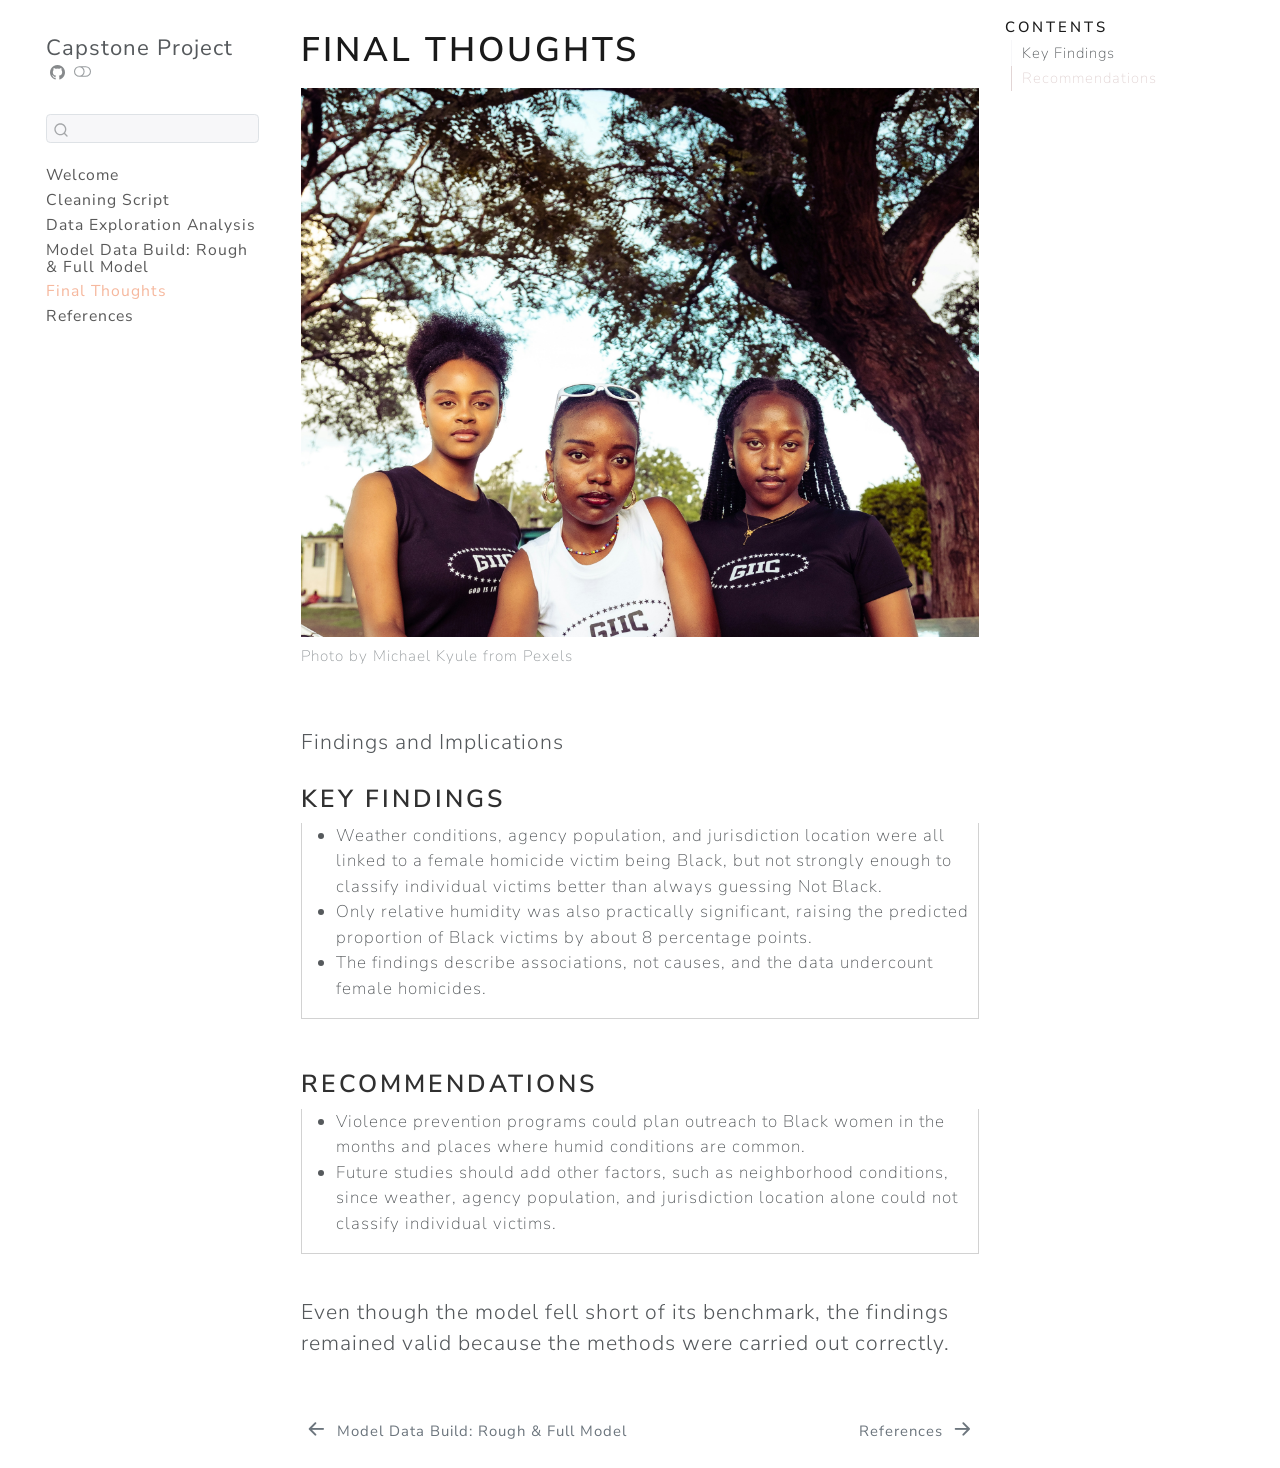
<file: thoughts.html>
<!DOCTYPE html>
<html xmlns="http://www.w3.org/1999/xhtml" lang="en" xml:lang="en"><head>

<meta charset="utf-8">
<meta name="generator" content="quarto-1.7.33">

<meta name="viewport" content="width=device-width, initial-scale=1.0, user-scalable=yes">


<title>Final Thoughts – Capstone Project</title>
<style>
code{white-space: pre-wrap;}
span.smallcaps{font-variant: small-caps;}
div.columns{display: flex; gap: min(4vw, 1.5em);}
div.column{flex: auto; overflow-x: auto;}
div.hanging-indent{margin-left: 1.5em; text-indent: -1.5em;}
ul.task-list{list-style: none;}
ul.task-list li input[type="checkbox"] {
  width: 0.8em;
  margin: 0 0.8em 0.2em -1em; /* quarto-specific, see https://github.com/quarto-dev/quarto-cli/issues/4556 */ 
  vertical-align: middle;
}
</style>


<script src="site_libs/quarto-nav/quarto-nav.js"></script>
<script src="site_libs/quarto-nav/headroom.min.js"></script>
<script src="site_libs/clipboard/clipboard.min.js"></script>
<script src="site_libs/quarto-search/autocomplete.umd.js"></script>
<script src="site_libs/quarto-search/fuse.min.js"></script>
<script src="site_libs/quarto-search/quarto-search.js"></script>
<meta name="quarto:offset" content="./">
<link href="./references.html" rel="next">
<link href="./modeling.html" rel="prev">
<script src="site_libs/quarto-html/quarto.js" type="module"></script>
<script src="site_libs/quarto-html/tabsets/tabsets.js" type="module"></script>
<script src="site_libs/quarto-html/popper.min.js"></script>
<script src="site_libs/quarto-html/tippy.umd.min.js"></script>
<script src="site_libs/quarto-html/anchor.min.js"></script>
<link href="site_libs/quarto-html/tippy.css" rel="stylesheet">
<link href="site_libs/quarto-html/quarto-syntax-highlighting-dcbfc9b4997259b7a423ce661e125a10.css" rel="stylesheet" class="quarto-color-scheme" id="quarto-text-highlighting-styles">
<link href="site_libs/quarto-html/quarto-syntax-highlighting-dark-dcbfc9b4997259b7a423ce661e125a10.css" rel="stylesheet" class="quarto-color-scheme quarto-color-alternate" id="quarto-text-highlighting-styles">
<link href="site_libs/quarto-html/quarto-syntax-highlighting-dcbfc9b4997259b7a423ce661e125a10.css" rel="stylesheet" class="quarto-color-scheme-extra" id="quarto-text-highlighting-styles">
<script src="site_libs/bootstrap/bootstrap.min.js"></script>
<link href="site_libs/bootstrap/bootstrap-icons.css" rel="stylesheet">
<link href="site_libs/bootstrap/bootstrap-3e18b3acf60f17f609d210e892373514.min.css" rel="stylesheet" append-hash="true" class="quarto-color-scheme" id="quarto-bootstrap" data-mode="light">
<link href="site_libs/bootstrap/bootstrap-dark-6db67090b17037dfbc1bb68279a7131e.min.css" rel="stylesheet" append-hash="true" class="quarto-color-scheme quarto-color-alternate" id="quarto-bootstrap" data-mode="dark">
<link href="site_libs/bootstrap/bootstrap-3e18b3acf60f17f609d210e892373514.min.css" rel="stylesheet" append-hash="true" class="quarto-color-scheme-extra" id="quarto-bootstrap" data-mode="light">
<script id="quarto-search-options" type="application/json">{
  "location": "sidebar",
  "copy-button": true,
  "collapse-after": 3,
  "panel-placement": "start",
  "type": "textbox",
  "limit": 50,
  "keyboard-shortcut": [
    "f",
    "/",
    "s"
  ],
  "show-item-context": "tree",
  "language": {
    "search-no-results-text": "No results",
    "search-matching-documents-text": "matching documents",
    "search-copy-link-title": "Copy link to search",
    "search-hide-matches-text": "Hide additional matches",
    "search-more-match-text": "more match in this document",
    "search-more-matches-text": "more matches in this document",
    "search-clear-button-title": "Clear",
    "search-text-placeholder": "",
    "search-detached-cancel-button-title": "Cancel",
    "search-submit-button-title": "Submit",
    "search-label": "Search"
  }
}</script>
<style>html{ scroll-behavior: smooth; }</style>


<link rel="stylesheet" href="custom_styles.css">
</head>

<body class="nav-sidebar floating quarto-light"><script id="quarto-html-before-body" type="application/javascript">
    const toggleBodyColorMode = (bsSheetEl) => {
      const mode = bsSheetEl.getAttribute("data-mode");
      const bodyEl = window.document.querySelector("body");
      if (mode === "dark") {
        bodyEl.classList.add("quarto-dark");
        bodyEl.classList.remove("quarto-light");
      } else {
        bodyEl.classList.add("quarto-light");
        bodyEl.classList.remove("quarto-dark");
      }
    }
    const toggleBodyColorPrimary = () => {
      const bsSheetEl = window.document.querySelector("link#quarto-bootstrap:not([rel=disabled-stylesheet])");
      if (bsSheetEl) {
        toggleBodyColorMode(bsSheetEl);
      }
    }
    const setColorSchemeToggle = (alternate) => {
      const toggles = window.document.querySelectorAll('.quarto-color-scheme-toggle');
      for (let i=0; i < toggles.length; i++) {
        const toggle = toggles[i];
        if (toggle) {
          if (alternate) {
            toggle.classList.add("alternate");
          } else {
            toggle.classList.remove("alternate");
          }
        }
      }
    };
    const toggleColorMode = (alternate) => {
      // Switch the stylesheets
      const primaryStylesheets = window.document.querySelectorAll('link.quarto-color-scheme:not(.quarto-color-alternate)');
      const alternateStylesheets = window.document.querySelectorAll('link.quarto-color-scheme.quarto-color-alternate');
      manageTransitions('#quarto-margin-sidebar .nav-link', false);
      if (alternate) {
        // note: dark is layered on light, we don't disable primary!
        enableStylesheet(alternateStylesheets);
        for (const sheetNode of alternateStylesheets) {
          if (sheetNode.id === "quarto-bootstrap") {
            toggleBodyColorMode(sheetNode);
          }
        }
      } else {
        disableStylesheet(alternateStylesheets);
        enableStylesheet(primaryStylesheets)
        toggleBodyColorPrimary();
      }
      manageTransitions('#quarto-margin-sidebar .nav-link', true);
      // Switch the toggles
      setColorSchemeToggle(alternate)
      // Hack to workaround the fact that safari doesn't
      // properly recolor the scrollbar when toggling (#1455)
      if (navigator.userAgent.indexOf('Safari') > 0 && navigator.userAgent.indexOf('Chrome') == -1) {
        manageTransitions("body", false);
        window.scrollTo(0, 1);
        setTimeout(() => {
          window.scrollTo(0, 0);
          manageTransitions("body", true);
        }, 40);
      }
    }
    const disableStylesheet = (stylesheets) => {
      for (let i=0; i < stylesheets.length; i++) {
        const stylesheet = stylesheets[i];
        stylesheet.rel = 'disabled-stylesheet';
      }
    }
    const enableStylesheet = (stylesheets) => {
      for (let i=0; i < stylesheets.length; i++) {
        const stylesheet = stylesheets[i];
        if(stylesheet.rel !== 'stylesheet') { // for Chrome, which will still FOUC without this check
          stylesheet.rel = 'stylesheet';
        }
      }
    }
    const manageTransitions = (selector, allowTransitions) => {
      const els = window.document.querySelectorAll(selector);
      for (let i=0; i < els.length; i++) {
        const el = els[i];
        if (allowTransitions) {
          el.classList.remove('notransition');
        } else {
          el.classList.add('notransition');
        }
      }
    }
    const isFileUrl = () => {
      return window.location.protocol === 'file:';
    }
    const hasAlternateSentinel = () => {
      let styleSentinel = getColorSchemeSentinel();
      if (styleSentinel !== null) {
        return styleSentinel === "alternate";
      } else {
        return false;
      }
    }
    const setStyleSentinel = (alternate) => {
      const value = alternate ? "alternate" : "default";
      if (!isFileUrl()) {
        window.localStorage.setItem("quarto-color-scheme", value);
      } else {
        localAlternateSentinel = value;
      }
    }
    const getColorSchemeSentinel = () => {
      if (!isFileUrl()) {
        const storageValue = window.localStorage.getItem("quarto-color-scheme");
        return storageValue != null ? storageValue : localAlternateSentinel;
      } else {
        return localAlternateSentinel;
      }
    }
    const toggleGiscusIfUsed = (isAlternate, darkModeDefault) => {
      const baseTheme = document.querySelector('#giscus-base-theme')?.value ?? 'light';
      const alternateTheme = document.querySelector('#giscus-alt-theme')?.value ?? 'dark';
      let newTheme = '';
      if(authorPrefersDark) {
        newTheme = isAlternate ? baseTheme : alternateTheme;
      } else {
        newTheme = isAlternate ? alternateTheme : baseTheme;
      }
      const changeGiscusTheme = () => {
        // From: https://github.com/giscus/giscus/issues/336
        const sendMessage = (message) => {
          const iframe = document.querySelector('iframe.giscus-frame');
          if (!iframe) return;
          iframe.contentWindow.postMessage({ giscus: message }, 'https://giscus.app');
        }
        sendMessage({
          setConfig: {
            theme: newTheme
          }
        });
      }
      const isGiscussLoaded = window.document.querySelector('iframe.giscus-frame') !== null;
      if (isGiscussLoaded) {
        changeGiscusTheme();
      }
    };
    const authorPrefersDark = false;
    const darkModeDefault = authorPrefersDark;
      document.querySelector('link#quarto-text-highlighting-styles.quarto-color-scheme-extra').rel = 'disabled-stylesheet';
      document.querySelector('link#quarto-bootstrap.quarto-color-scheme-extra').rel = 'disabled-stylesheet';
    let localAlternateSentinel = darkModeDefault ? 'alternate' : 'default';
    // Dark / light mode switch
    window.quartoToggleColorScheme = () => {
      // Read the current dark / light value
      let toAlternate = !hasAlternateSentinel();
      toggleColorMode(toAlternate);
      setStyleSentinel(toAlternate);
      toggleGiscusIfUsed(toAlternate, darkModeDefault);
      window.dispatchEvent(new Event('resize'));
    };
    // Switch to dark mode if need be
    if (hasAlternateSentinel()) {
      toggleColorMode(true);
    } else {
      toggleColorMode(false);
    }
  </script>

<div id="quarto-search-results"></div>
  <header id="quarto-header" class="headroom fixed-top">
  <nav class="quarto-secondary-nav">
    <div class="container-fluid d-flex">
      <button type="button" class="quarto-btn-toggle btn" data-bs-toggle="collapse" role="button" data-bs-target=".quarto-sidebar-collapse-item" aria-controls="quarto-sidebar" aria-expanded="false" aria-label="Toggle sidebar navigation" onclick="if (window.quartoToggleHeadroom) { window.quartoToggleHeadroom(); }">
        <i class="bi bi-layout-text-sidebar-reverse"></i>
      </button>
        <nav class="quarto-page-breadcrumbs" aria-label="breadcrumb"><ol class="breadcrumb"><li class="breadcrumb-item"><a href="./thoughts.html">Final Thoughts</a></li></ol></nav>
        <a class="flex-grow-1" role="navigation" data-bs-toggle="collapse" data-bs-target=".quarto-sidebar-collapse-item" aria-controls="quarto-sidebar" aria-expanded="false" aria-label="Toggle sidebar navigation" onclick="if (window.quartoToggleHeadroom) { window.quartoToggleHeadroom(); }">      
        </a>
      <button type="button" class="btn quarto-search-button" aria-label="Search" onclick="window.quartoOpenSearch();">
        <i class="bi bi-search"></i>
      </button>
    </div>
  </nav>
</header>
<!-- content -->
<div id="quarto-content" class="quarto-container page-columns page-rows-contents page-layout-full">
<!-- sidebar -->
  <nav id="quarto-sidebar" class="sidebar collapse collapse-horizontal quarto-sidebar-collapse-item sidebar-navigation floating overflow-auto">
    <div class="pt-lg-2 mt-2 text-left sidebar-header">
    <div class="sidebar-title mb-0 py-0">
      <a href="./">Capstone Project</a> 
        <div class="sidebar-tools-main">
    <a href="https://github.com/MarcellaHarr/wgud502-capstone" title="Source Code" class="quarto-navigation-tool px-1" aria-label="Source Code"><i class="bi bi-github"></i></a>
  <a href="" class="quarto-color-scheme-toggle quarto-navigation-tool  px-1" onclick="window.quartoToggleColorScheme(); return false;" title="Toggle dark mode"><i class="bi"></i></a>
</div>
    </div>
      </div>
        <div class="mt-2 flex-shrink-0 align-items-center">
        <div class="sidebar-search">
        <div id="quarto-search" class="" title="Search"></div>
        </div>
        </div>
    <div class="sidebar-menu-container"> 
    <ul class="list-unstyled mt-1">
        <li class="sidebar-item">
  <div class="sidebar-item-container"> 
  <a href="./index.html" class="sidebar-item-text sidebar-link">
 <span class="menu-text">Welcome</span></a>
  </div>
</li>
        <li class="sidebar-item">
  <div class="sidebar-item-container"> 
  <a href="./cleaning.html" class="sidebar-item-text sidebar-link">
 <span class="menu-text">Cleaning Script</span></a>
  </div>
</li>
        <li class="sidebar-item">
  <div class="sidebar-item-container"> 
  <a href="./analysis.html" class="sidebar-item-text sidebar-link">
 <span class="menu-text">Data Exploration Analysis</span></a>
  </div>
</li>
        <li class="sidebar-item">
  <div class="sidebar-item-container"> 
  <a href="./modeling.html" class="sidebar-item-text sidebar-link">
 <span class="menu-text">Model Data Build: Rough &amp; Full Model</span></a>
  </div>
</li>
        <li class="sidebar-item">
  <div class="sidebar-item-container"> 
  <a href="./thoughts.html" class="sidebar-item-text sidebar-link active">
 <span class="menu-text">Final Thoughts</span></a>
  </div>
</li>
        <li class="sidebar-item">
  <div class="sidebar-item-container"> 
  <a href="./references.html" class="sidebar-item-text sidebar-link">
 <span class="menu-text">References</span></a>
  </div>
</li>
    </ul>
    </div>
</nav>
<div id="quarto-sidebar-glass" class="quarto-sidebar-collapse-item" data-bs-toggle="collapse" data-bs-target=".quarto-sidebar-collapse-item"></div>
<!-- margin-sidebar -->
    <div id="quarto-margin-sidebar" class="sidebar margin-sidebar">
        <nav id="TOC" role="doc-toc" class="toc-active" data-toc-expanded="2">
    <h2 id="toc-title">Contents</h2>
   
  <ul>
  <li><a href="#key-findings" id="toc-key-findings" class="nav-link active" data-scroll-target="#key-findings">Key Findings</a></li>
  <li><a href="#recommendations" id="toc-recommendations" class="nav-link" data-scroll-target="#recommendations">Recommendations</a></li>
  </ul>
</nav>
    </div>
<!-- main -->
<main class="content column-body" id="quarto-document-content">


<header id="title-block-header" class="quarto-title-block default">
<div class="quarto-title">
<h1 class="title">Final Thoughts</h1>
</div>



<div class="quarto-title-meta column-body">

    
  
    
  </div>
  


</header>


<div class="quarto-figure quarto-figure-center">
<figure class="figure">
<p><a href="https://unsplash.com/photos/three-women-standing-next-to-a-white-car-p-HfYp3mzUI" target="_blank"><img src="./images/michael-kyule.jpg" title="Three Black Women outside standing in between cars" class="img-fluid figure-img"></a></p>
<figcaption>Photo by Michael Kyule from Pexels</figcaption>
</figure>
</div>
<p><br></p>
<div class="lead">
<p>Findings and Implications</p>
</div>
<section id="key-findings" class="level3">
<h3 class="anchored" data-anchor-id="key-findings">Key Findings</h3>
<div class="card" style="border-top: none;">
<ul>
<li>Weather conditions, agency population, and jurisdiction location were all linked to a female homicide victim being Black, but not strongly enough to classify individual victims better than always guessing Not Black.</li>
<li>Only relative humidity was also practically significant, raising the predicted proportion of Black victims by about 8 percentage points.</li>
<li>The findings describe associations, not causes, and the data undercount female homicides.</li>
</ul>
</div>
<p><br></p>
</section>
<section id="recommendations" class="level3">
<h3 class="anchored" data-anchor-id="recommendations">Recommendations</h3>
<div class="card" style="border-top: none;">
<ul>
<li>Violence prevention programs could plan outreach to Black women in the months and places where humid conditions are common.</li>
<li>Future studies should add other factors, such as neighborhood conditions, since weather, agency population, and jurisdiction location alone could not classify individual victims.</li>
</ul>
</div>
<p><br></p>
<div class="lead" data-appearance="simple">
<p>Even though the model fell short of its benchmark, the findings remained valid because the methods were carried out correctly.</p>
</div>


</section>

</main> <!-- /main -->
<script id="quarto-html-after-body" type="application/javascript">
  window.document.addEventListener("DOMContentLoaded", function (event) {
    // Ensure there is a toggle, if there isn't float one in the top right
    if (window.document.querySelector('.quarto-color-scheme-toggle') === null) {
      const a = window.document.createElement('a');
      a.classList.add('top-right');
      a.classList.add('quarto-color-scheme-toggle');
      a.href = "";
      a.onclick = function() { try { window.quartoToggleColorScheme(); } catch {} return false; };
      const i = window.document.createElement("i");
      i.classList.add('bi');
      a.appendChild(i);
      window.document.body.appendChild(a);
    }
    setColorSchemeToggle(hasAlternateSentinel())
    const icon = "";
    const anchorJS = new window.AnchorJS();
    anchorJS.options = {
      placement: 'right',
      icon: icon
    };
    anchorJS.add('.anchored');
    const isCodeAnnotation = (el) => {
      for (const clz of el.classList) {
        if (clz.startsWith('code-annotation-')) {                     
          return true;
        }
      }
      return false;
    }
    const onCopySuccess = function(e) {
      // button target
      const button = e.trigger;
      // don't keep focus
      button.blur();
      // flash "checked"
      button.classList.add('code-copy-button-checked');
      var currentTitle = button.getAttribute("title");
      button.setAttribute("title", "Copied!");
      let tooltip;
      if (window.bootstrap) {
        button.setAttribute("data-bs-toggle", "tooltip");
        button.setAttribute("data-bs-placement", "left");
        button.setAttribute("data-bs-title", "Copied!");
        tooltip = new bootstrap.Tooltip(button, 
          { trigger: "manual", 
            customClass: "code-copy-button-tooltip",
            offset: [0, -8]});
        tooltip.show();    
      }
      setTimeout(function() {
        if (tooltip) {
          tooltip.hide();
          button.removeAttribute("data-bs-title");
          button.removeAttribute("data-bs-toggle");
          button.removeAttribute("data-bs-placement");
        }
        button.setAttribute("title", currentTitle);
        button.classList.remove('code-copy-button-checked');
      }, 1000);
      // clear code selection
      e.clearSelection();
    }
    const getTextToCopy = function(trigger) {
        const codeEl = trigger.previousElementSibling.cloneNode(true);
        for (const childEl of codeEl.children) {
          if (isCodeAnnotation(childEl)) {
            childEl.remove();
          }
        }
        return codeEl.innerText;
    }
    const clipboard = new window.ClipboardJS('.code-copy-button:not([data-in-quarto-modal])', {
      text: getTextToCopy
    });
    clipboard.on('success', onCopySuccess);
    if (window.document.getElementById('quarto-embedded-source-code-modal')) {
      const clipboardModal = new window.ClipboardJS('.code-copy-button[data-in-quarto-modal]', {
        text: getTextToCopy,
        container: window.document.getElementById('quarto-embedded-source-code-modal')
      });
      clipboardModal.on('success', onCopySuccess);
    }
      var localhostRegex = new RegExp(/^(?:http|https):\/\/localhost\:?[0-9]*\//);
      var mailtoRegex = new RegExp(/^mailto:/);
        var filterRegex = new RegExp('/' + window.location.host + '/');
      var isInternal = (href) => {
          return filterRegex.test(href) || localhostRegex.test(href) || mailtoRegex.test(href);
      }
      // Inspect non-navigation links and adorn them if external
     var links = window.document.querySelectorAll('a[href]:not(.nav-link):not(.navbar-brand):not(.toc-action):not(.sidebar-link):not(.sidebar-item-toggle):not(.pagination-link):not(.no-external):not([aria-hidden]):not(.dropdown-item):not(.quarto-navigation-tool):not(.about-link)');
      for (var i=0; i<links.length; i++) {
        const link = links[i];
        if (!isInternal(link.href)) {
          // undo the damage that might have been done by quarto-nav.js in the case of
          // links that we want to consider external
          if (link.dataset.originalHref !== undefined) {
            link.href = link.dataset.originalHref;
          }
        }
      }
    function tippyHover(el, contentFn, onTriggerFn, onUntriggerFn) {
      const config = {
        allowHTML: true,
        maxWidth: 500,
        delay: 100,
        arrow: false,
        appendTo: function(el) {
            return el.parentElement;
        },
        interactive: true,
        interactiveBorder: 10,
        theme: 'quarto',
        placement: 'bottom-start',
      };
      if (contentFn) {
        config.content = contentFn;
      }
      if (onTriggerFn) {
        config.onTrigger = onTriggerFn;
      }
      if (onUntriggerFn) {
        config.onUntrigger = onUntriggerFn;
      }
      window.tippy(el, config); 
    }
    const noterefs = window.document.querySelectorAll('a[role="doc-noteref"]');
    for (var i=0; i<noterefs.length; i++) {
      const ref = noterefs[i];
      tippyHover(ref, function() {
        // use id or data attribute instead here
        let href = ref.getAttribute('data-footnote-href') || ref.getAttribute('href');
        try { href = new URL(href).hash; } catch {}
        const id = href.replace(/^#\/?/, "");
        const note = window.document.getElementById(id);
        if (note) {
          return note.innerHTML;
        } else {
          return "";
        }
      });
    }
    const xrefs = window.document.querySelectorAll('a.quarto-xref');
    const processXRef = (id, note) => {
      // Strip column container classes
      const stripColumnClz = (el) => {
        el.classList.remove("page-full", "page-columns");
        if (el.children) {
          for (const child of el.children) {
            stripColumnClz(child);
          }
        }
      }
      stripColumnClz(note)
      if (id === null || id.startsWith('sec-')) {
        // Special case sections, only their first couple elements
        const container = document.createElement("div");
        if (note.children && note.children.length > 2) {
          container.appendChild(note.children[0].cloneNode(true));
          for (let i = 1; i < note.children.length; i++) {
            const child = note.children[i];
            if (child.tagName === "P" && child.innerText === "") {
              continue;
            } else {
              container.appendChild(child.cloneNode(true));
              break;
            }
          }
          if (window.Quarto?.typesetMath) {
            window.Quarto.typesetMath(container);
          }
          return container.innerHTML
        } else {
          if (window.Quarto?.typesetMath) {
            window.Quarto.typesetMath(note);
          }
          return note.innerHTML;
        }
      } else {
        // Remove any anchor links if they are present
        const anchorLink = note.querySelector('a.anchorjs-link');
        if (anchorLink) {
          anchorLink.remove();
        }
        if (window.Quarto?.typesetMath) {
          window.Quarto.typesetMath(note);
        }
        if (note.classList.contains("callout")) {
          return note.outerHTML;
        } else {
          return note.innerHTML;
        }
      }
    }
    for (var i=0; i<xrefs.length; i++) {
      const xref = xrefs[i];
      tippyHover(xref, undefined, function(instance) {
        instance.disable();
        let url = xref.getAttribute('href');
        let hash = undefined; 
        if (url.startsWith('#')) {
          hash = url;
        } else {
          try { hash = new URL(url).hash; } catch {}
        }
        if (hash) {
          const id = hash.replace(/^#\/?/, "");
          const note = window.document.getElementById(id);
          if (note !== null) {
            try {
              const html = processXRef(id, note.cloneNode(true));
              instance.setContent(html);
            } finally {
              instance.enable();
              instance.show();
            }
          } else {
            // See if we can fetch this
            fetch(url.split('#')[0])
            .then(res => res.text())
            .then(html => {
              const parser = new DOMParser();
              const htmlDoc = parser.parseFromString(html, "text/html");
              const note = htmlDoc.getElementById(id);
              if (note !== null) {
                const html = processXRef(id, note);
                instance.setContent(html);
              } 
            }).finally(() => {
              instance.enable();
              instance.show();
            });
          }
        } else {
          // See if we can fetch a full url (with no hash to target)
          // This is a special case and we should probably do some content thinning / targeting
          fetch(url)
          .then(res => res.text())
          .then(html => {
            const parser = new DOMParser();
            const htmlDoc = parser.parseFromString(html, "text/html");
            const note = htmlDoc.querySelector('main.content');
            if (note !== null) {
              // This should only happen for chapter cross references
              // (since there is no id in the URL)
              // remove the first header
              if (note.children.length > 0 && note.children[0].tagName === "HEADER") {
                note.children[0].remove();
              }
              const html = processXRef(null, note);
              instance.setContent(html);
            } 
          }).finally(() => {
            instance.enable();
            instance.show();
          });
        }
      }, function(instance) {
      });
    }
        let selectedAnnoteEl;
        const selectorForAnnotation = ( cell, annotation) => {
          let cellAttr = 'data-code-cell="' + cell + '"';
          let lineAttr = 'data-code-annotation="' +  annotation + '"';
          const selector = 'span[' + cellAttr + '][' + lineAttr + ']';
          return selector;
        }
        const selectCodeLines = (annoteEl) => {
          const doc = window.document;
          const targetCell = annoteEl.getAttribute("data-target-cell");
          const targetAnnotation = annoteEl.getAttribute("data-target-annotation");
          const annoteSpan = window.document.querySelector(selectorForAnnotation(targetCell, targetAnnotation));
          const lines = annoteSpan.getAttribute("data-code-lines").split(",");
          const lineIds = lines.map((line) => {
            return targetCell + "-" + line;
          })
          let top = null;
          let height = null;
          let parent = null;
          if (lineIds.length > 0) {
              //compute the position of the single el (top and bottom and make a div)
              const el = window.document.getElementById(lineIds[0]);
              top = el.offsetTop;
              height = el.offsetHeight;
              parent = el.parentElement.parentElement;
            if (lineIds.length > 1) {
              const lastEl = window.document.getElementById(lineIds[lineIds.length - 1]);
              const bottom = lastEl.offsetTop + lastEl.offsetHeight;
              height = bottom - top;
            }
            if (top !== null && height !== null && parent !== null) {
              // cook up a div (if necessary) and position it 
              let div = window.document.getElementById("code-annotation-line-highlight");
              if (div === null) {
                div = window.document.createElement("div");
                div.setAttribute("id", "code-annotation-line-highlight");
                div.style.position = 'absolute';
                parent.appendChild(div);
              }
              div.style.top = top - 2 + "px";
              div.style.height = height + 4 + "px";
              div.style.left = 0;
              let gutterDiv = window.document.getElementById("code-annotation-line-highlight-gutter");
              if (gutterDiv === null) {
                gutterDiv = window.document.createElement("div");
                gutterDiv.setAttribute("id", "code-annotation-line-highlight-gutter");
                gutterDiv.style.position = 'absolute';
                const codeCell = window.document.getElementById(targetCell);
                const gutter = codeCell.querySelector('.code-annotation-gutter');
                gutter.appendChild(gutterDiv);
              }
              gutterDiv.style.top = top - 2 + "px";
              gutterDiv.style.height = height + 4 + "px";
            }
            selectedAnnoteEl = annoteEl;
          }
        };
        const unselectCodeLines = () => {
          const elementsIds = ["code-annotation-line-highlight", "code-annotation-line-highlight-gutter"];
          elementsIds.forEach((elId) => {
            const div = window.document.getElementById(elId);
            if (div) {
              div.remove();
            }
          });
          selectedAnnoteEl = undefined;
        };
          // Handle positioning of the toggle
      window.addEventListener(
        "resize",
        throttle(() => {
          elRect = undefined;
          if (selectedAnnoteEl) {
            selectCodeLines(selectedAnnoteEl);
          }
        }, 10)
      );
      function throttle(fn, ms) {
      let throttle = false;
      let timer;
        return (...args) => {
          if(!throttle) { // first call gets through
              fn.apply(this, args);
              throttle = true;
          } else { // all the others get throttled
              if(timer) clearTimeout(timer); // cancel #2
              timer = setTimeout(() => {
                fn.apply(this, args);
                timer = throttle = false;
              }, ms);
          }
        };
      }
        // Attach click handler to the DT
        const annoteDls = window.document.querySelectorAll('dt[data-target-cell]');
        for (const annoteDlNode of annoteDls) {
          annoteDlNode.addEventListener('click', (event) => {
            const clickedEl = event.target;
            if (clickedEl !== selectedAnnoteEl) {
              unselectCodeLines();
              const activeEl = window.document.querySelector('dt[data-target-cell].code-annotation-active');
              if (activeEl) {
                activeEl.classList.remove('code-annotation-active');
              }
              selectCodeLines(clickedEl);
              clickedEl.classList.add('code-annotation-active');
            } else {
              // Unselect the line
              unselectCodeLines();
              clickedEl.classList.remove('code-annotation-active');
            }
          });
        }
    const findCites = (el) => {
      const parentEl = el.parentElement;
      if (parentEl) {
        const cites = parentEl.dataset.cites;
        if (cites) {
          return {
            el,
            cites: cites.split(' ')
          };
        } else {
          return findCites(el.parentElement)
        }
      } else {
        return undefined;
      }
    };
    var bibliorefs = window.document.querySelectorAll('a[role="doc-biblioref"]');
    for (var i=0; i<bibliorefs.length; i++) {
      const ref = bibliorefs[i];
      const citeInfo = findCites(ref);
      if (citeInfo) {
        tippyHover(citeInfo.el, function() {
          var popup = window.document.createElement('div');
          citeInfo.cites.forEach(function(cite) {
            var citeDiv = window.document.createElement('div');
            citeDiv.classList.add('hanging-indent');
            citeDiv.classList.add('csl-entry');
            var biblioDiv = window.document.getElementById('ref-' + cite);
            if (biblioDiv) {
              citeDiv.innerHTML = biblioDiv.innerHTML;
            }
            popup.appendChild(citeDiv);
          });
          return popup.innerHTML;
        });
      }
    }
  });
  </script>
<nav class="page-navigation column-body">
  <div class="nav-page nav-page-previous">
      <a href="./modeling.html" class="pagination-link" aria-label="Model Data Build: Rough &amp; Full Model">
        <i class="bi bi-arrow-left-short"></i> <span class="nav-page-text">Model Data Build: Rough &amp; Full Model</span>
      </a>          
  </div>
  <div class="nav-page nav-page-next">
      <a href="./references.html" class="pagination-link" aria-label="References">
        <span class="nav-page-text">References</span> <i class="bi bi-arrow-right-short"></i>
      </a>
  </div>
</nav>
</div> <!-- /content -->




<script src="site_libs/quarto-html/zenscroll-min.js"></script>
</body></html>
</file>
<file: site_libs/quarto-html/tippy.css>
.tippy-box[data-animation=fade][data-state=hidden]{opacity:0}[data-tippy-root]{max-width:calc(100vw - 10px)}.tippy-box{position:relative;background-color:#333;color:#fff;border-radius:4px;font-size:14px;line-height:1.4;white-space:normal;outline:0;transition-property:transform,visibility,opacity}.tippy-box[data-placement^=top]>.tippy-arrow{bottom:0}.tippy-box[data-placement^=top]>.tippy-arrow:before{bottom:-7px;left:0;border-width:8px 8px 0;border-top-color:initial;transform-origin:center top}.tippy-box[data-placement^=bottom]>.tippy-arrow{top:0}.tippy-box[data-placement^=bottom]>.tippy-arrow:before{top:-7px;left:0;border-width:0 8px 8px;border-bottom-color:initial;transform-origin:center bottom}.tippy-box[data-placement^=left]>.tippy-arrow{right:0}.tippy-box[data-placement^=left]>.tippy-arrow:before{border-width:8px 0 8px 8px;border-left-color:initial;right:-7px;transform-origin:center left}.tippy-box[data-placement^=right]>.tippy-arrow{left:0}.tippy-box[data-placement^=right]>.tippy-arrow:before{left:-7px;border-width:8px 8px 8px 0;border-right-color:initial;transform-origin:center right}.tippy-box[data-inertia][data-state=visible]{transition-timing-function:cubic-bezier(.54,1.5,.38,1.11)}.tippy-arrow{width:16px;height:16px;color:#333}.tippy-arrow:before{content:"";position:absolute;border-color:transparent;border-style:solid}.tippy-content{position:relative;padding:5px 9px;z-index:1}
</file>
<file: site_libs/quarto-html/quarto-syntax-highlighting-dcbfc9b4997259b7a423ce661e125a10.css>
/* quarto syntax highlight colors */
:root {
  --quarto-hl-al-color: #bf616a;
  --quarto-hl-an-color: #d08770;
  --quarto-hl-at-color: #8fbcbb;
  --quarto-hl-bn-color: #b48ead;
  --quarto-hl-bu-color: #88c0d0;
  --quarto-hl-ch-color: #ebcb8b;
  --quarto-hl-co-color: #616e88;
  --quarto-hl-cv-color: #e5e9f0;
  --quarto-hl-cn-color: #eceff4;
  --quarto-hl-cf-color: #81a1c1;
  --quarto-hl-dt-color: #81a1c1;
  --quarto-hl-dv-color: #b48ead;
  --quarto-hl-do-color: #5e81ac;
  --quarto-hl-er-color: #bf616a;
  --quarto-hl-ex-color: #8fbcbb;
  --quarto-hl-fl-color: #b48ead;
  --quarto-hl-fu-color: #88c0d0;
  --quarto-hl-im-color: #a3be8c;
  --quarto-hl-in-color: #ebcb8b;
  --quarto-hl-kw-color: #81a1c1;
  --quarto-hl-op-color: #81a1c1;
  --quarto-hl-pp-color: #5e81ac;
  --quarto-hl-re-color: #88c0d0;
  --quarto-hl-sc-color: #ebcb8b;
  --quarto-hl-ss-color: #d08770;
  --quarto-hl-st-color: #a3be8c;
  --quarto-hl-va-color: #5e81ac;
  --quarto-hl-vs-color: #a3be8c;
  --quarto-hl-wa-color: #bf616a;
}

/* other quarto variables */
:root {
  --quarto-font-monospace: SFMono-Regular, Menlo, Monaco, Consolas, "Liberation Mono", "Courier New", monospace;
}

/* syntax highlight based on Pandoc's rules */
pre > code.sourceCode > span {
  color: #d8dee9;
}

code.sourceCode > span {
  color: #d8dee9;
}

div.sourceCode,
div.sourceCode pre.sourceCode {
  color: #d8dee9;
}

/* Normal */
code span {
  color: #d8dee9;
}

/* Alert */
code span.al {
  background-color: #3b4252;
  font-weight: bold;
  color: #bf616a;
}

/* Annotation */
code span.an {
  color: #d08770;
}

/* Attribute */
code span.at {
  color: #8fbcbb;
}

/* BaseN */
code span.bn {
  color: #b48ead;
}

/* BuiltIn */
code span.bu {
  font-style: italic;
  color: #88c0d0;
}

/* ControlFlow */
code span.cf {
  font-weight: bold;
  color: #81a1c1;
}

/* Char */
code span.ch {
  color: #ebcb8b;
}

/* Constant */
code span.cn {
  font-weight: bold;
  color: #eceff4;
}

/* Comment */
code span.co {
  color: #616e88;
}

/* CommentVar */
code span.cv {
  color: #e5e9f0;
}

/* Documentation */
code span.do {
  color: #5e81ac;
}

/* DataType */
code span.dt {
  color: #81a1c1;
}

/* DecVal */
code span.dv {
  color: #b48ead;
}

/* Error */
code span.er {
  color: #bf616a;
  text-decoration: underline;
}

/* Extension */
code span.ex {
  font-weight: bold;
  color: #8fbcbb;
}

/* Float */
code span.fl {
  color: #b48ead;
}

/* Function */
code span.fu {
  color: #88c0d0;
}

/* Import */
code span.im {
  color: #a3be8c;
}

/* Information */
code span.in {
  color: #ebcb8b;
}

/* Keyword */
code span.kw {
  font-weight: bold;
  color: #81a1c1;
}

/* Operator */
code span.op {
  color: #81a1c1;
}

/* Preprocessor */
code span.pp {
  color: #5e81ac;
}

/* RegionMarker */
code span.re {
  background-color: #3b4252;
  color: #88c0d0;
}

/* SpecialChar */
code span.sc {
  color: #ebcb8b;
}

/* SpecialString */
code span.ss {
  color: #d08770;
}

/* String */
code span.st {
  color: #a3be8c;
}

/* Variable */
code span.va {
  color: #5e81ac;
}

/* VerbatimString */
code span.vs {
  color: #a3be8c;
}

/* Warning */
code span.wa {
  color: #bf616a;
}

.prevent-inlining {
  content: "</";
}

/*# sourceMappingURL=202085512d967f3f99c2edc9fe10954f.css.map */
</file>
<file: site_libs/quarto-html/quarto-syntax-highlighting-dark-dcbfc9b4997259b7a423ce661e125a10.css>
/* quarto syntax highlight colors */
:root {
  --quarto-hl-al-color: #bf616a;
  --quarto-hl-an-color: #d08770;
  --quarto-hl-at-color: #8fbcbb;
  --quarto-hl-bn-color: #b48ead;
  --quarto-hl-bu-color: #88c0d0;
  --quarto-hl-ch-color: #ebcb8b;
  --quarto-hl-co-color: #616e88;
  --quarto-hl-cv-color: #e5e9f0;
  --quarto-hl-cn-color: #eceff4;
  --quarto-hl-cf-color: #81a1c1;
  --quarto-hl-dt-color: #81a1c1;
  --quarto-hl-dv-color: #b48ead;
  --quarto-hl-do-color: #5e81ac;
  --quarto-hl-er-color: #bf616a;
  --quarto-hl-ex-color: #8fbcbb;
  --quarto-hl-fl-color: #b48ead;
  --quarto-hl-fu-color: #88c0d0;
  --quarto-hl-im-color: #a3be8c;
  --quarto-hl-in-color: #ebcb8b;
  --quarto-hl-kw-color: #81a1c1;
  --quarto-hl-op-color: #81a1c1;
  --quarto-hl-pp-color: #5e81ac;
  --quarto-hl-re-color: #88c0d0;
  --quarto-hl-sc-color: #ebcb8b;
  --quarto-hl-ss-color: #d08770;
  --quarto-hl-st-color: #a3be8c;
  --quarto-hl-va-color: #5e81ac;
  --quarto-hl-vs-color: #a3be8c;
  --quarto-hl-wa-color: #bf616a;
}

/* other quarto variables */
:root {
  --quarto-font-monospace: SFMono-Regular, Menlo, Monaco, Consolas, "Liberation Mono", "Courier New", monospace;
}

/* syntax highlight based on Pandoc's rules */
pre > code.sourceCode > span {
  color: #d8dee9;
}

code.sourceCode > span {
  color: #d8dee9;
}

div.sourceCode,
div.sourceCode pre.sourceCode {
  color: #d8dee9;
}

/* Normal */
code span {
  color: #d8dee9;
}

/* Alert */
code span.al {
  background-color: #3b4252;
  font-weight: bold;
  color: #bf616a;
}

/* Annotation */
code span.an {
  color: #d08770;
}

/* Attribute */
code span.at {
  color: #8fbcbb;
}

/* BaseN */
code span.bn {
  color: #b48ead;
}

/* BuiltIn */
code span.bu {
  font-style: italic;
  color: #88c0d0;
}

/* ControlFlow */
code span.cf {
  font-weight: bold;
  color: #81a1c1;
}

/* Char */
code span.ch {
  color: #ebcb8b;
}

/* Constant */
code span.cn {
  font-weight: bold;
  color: #eceff4;
}

/* Comment */
code span.co {
  color: #616e88;
}

/* CommentVar */
code span.cv {
  color: #e5e9f0;
}

/* Documentation */
code span.do {
  color: #5e81ac;
}

/* DataType */
code span.dt {
  color: #81a1c1;
}

/* DecVal */
code span.dv {
  color: #b48ead;
}

/* Error */
code span.er {
  color: #bf616a;
  text-decoration: underline;
}

/* Extension */
code span.ex {
  font-weight: bold;
  color: #8fbcbb;
}

/* Float */
code span.fl {
  color: #b48ead;
}

/* Function */
code span.fu {
  color: #88c0d0;
}

/* Import */
code span.im {
  color: #a3be8c;
}

/* Information */
code span.in {
  color: #ebcb8b;
}

/* Keyword */
code span.kw {
  font-weight: bold;
  color: #81a1c1;
}

/* Operator */
code span.op {
  color: #81a1c1;
}

/* Preprocessor */
code span.pp {
  color: #5e81ac;
}

/* RegionMarker */
code span.re {
  background-color: #3b4252;
  color: #88c0d0;
}

/* SpecialChar */
code span.sc {
  color: #ebcb8b;
}

/* SpecialString */
code span.ss {
  color: #d08770;
}

/* String */
code span.st {
  color: #a3be8c;
}

/* Variable */
code span.va {
  color: #5e81ac;
}

/* VerbatimString */
code span.vs {
  color: #a3be8c;
}

/* Warning */
code span.wa {
  color: #bf616a;
}

.prevent-inlining {
  content: "</";
}

/*# sourceMappingURL=202085512d967f3f99c2edc9fe10954f.css.map */
</file>
<file: custom_styles.css>
/* Capstone Task 3 CSS File (Martin, 2024) */

/* Inner Scrollbar */
.sidebar.margin-sidebar {
    scroll-behavior: smooth;
    scrollbar-width: none;
    -webkit-scrollbar-width: none;
}

/* Links */
a {
    color: #73a1a1;
    text-decoration: none;
    border-bottom: 1px solid transparent;
    transition: border-color 0.2s ease;
}

a:hover {
    color: #a18a73;
}

/* TOC links */
div.sidebar-item-container .active,
div.sidebar-item-container .show>.nav-link,
div.sidebar-item-container .sidebar-link>code {
    color: #f6b89e;
}

div.sidebar-item-container a:hover {
    color: #e2d5d5;
}

/* Contents menu */
.sidebar nav[role=doc-toc] ul>li>a.active,
.sidebar nav[role=doc-toc] ul>li>ul>li>a.active {
    border-left: 1px solid #e2d5d5;
    color: #e2d5d5 !important;
}

.sidebar nav[role=doc-toc] ul>li a:hover,
.sidebar nav[role=doc-toc] ul>li>ul>li a:hover {
    color: #f6b89e !important;
}

/* Custom elements */
mark.vocab {
    color: #cc9696;
    background-color: transparent;
}

.panel-tabset {
    margin-bottom: 2.25rem;
}

/* Search Term Highlighting */
.search-target-highlight {
    background-color: #fff3cd;
    border-left: 4px solid #ffcc00;
    padding-left: 4px;
    animation: fadeHighlight 2s ease-out;
}

@keyframes fadeHighlight {
    from {
        background-color: #fffae6;
    }

    to {
        background-color: transparent;
    }
}

/* End of file */
</file>
